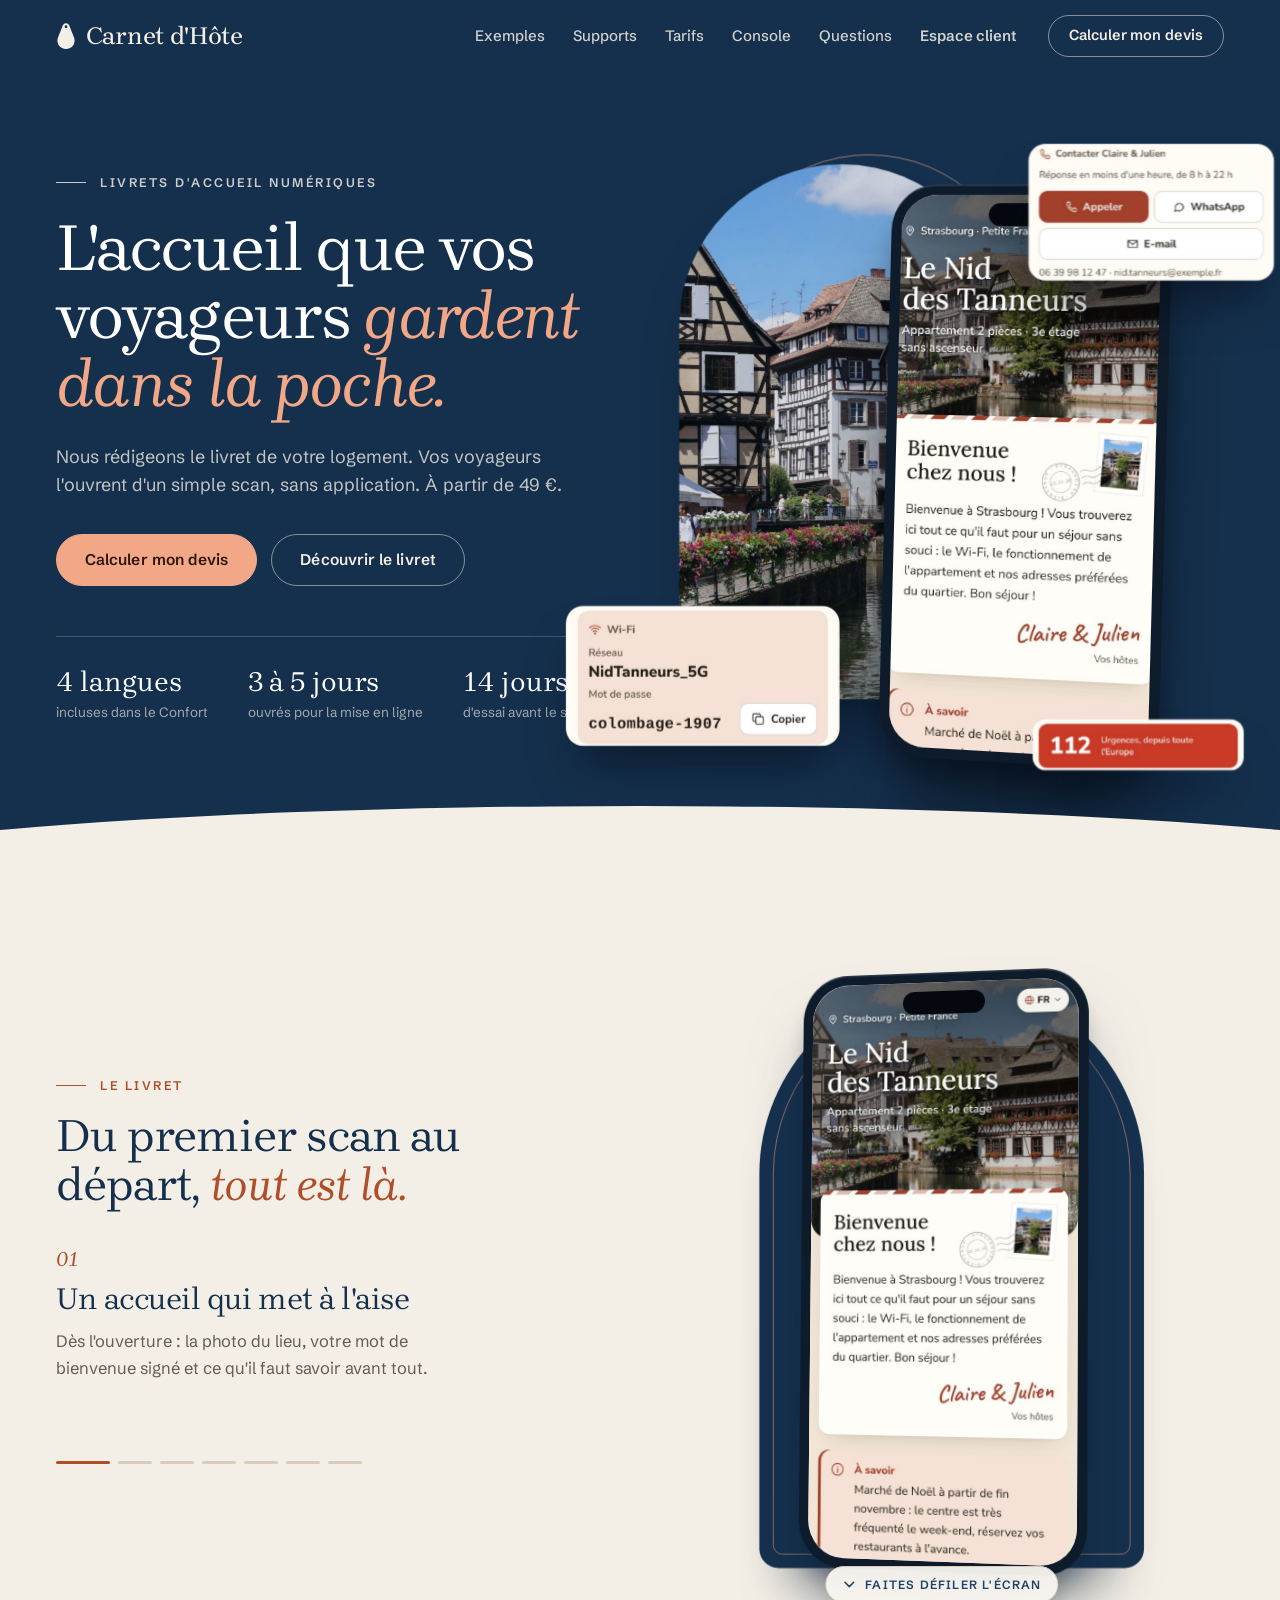
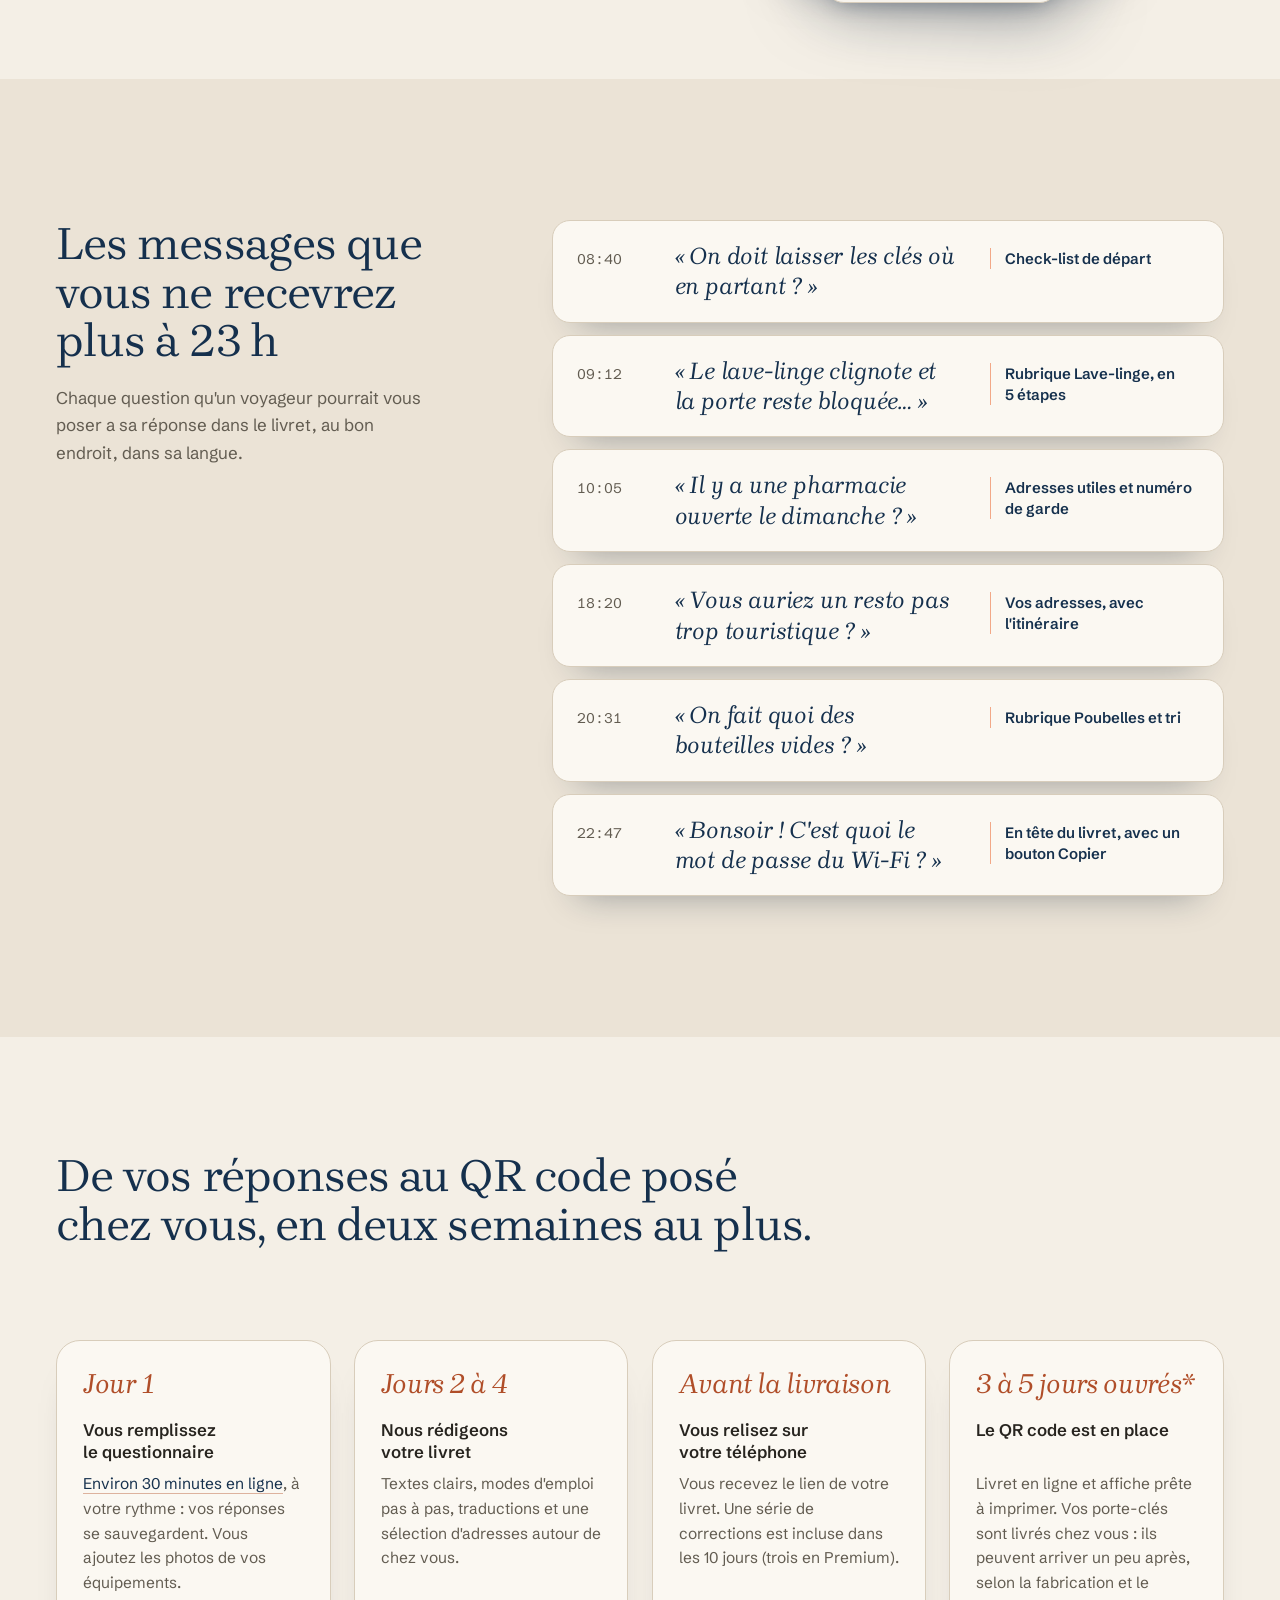
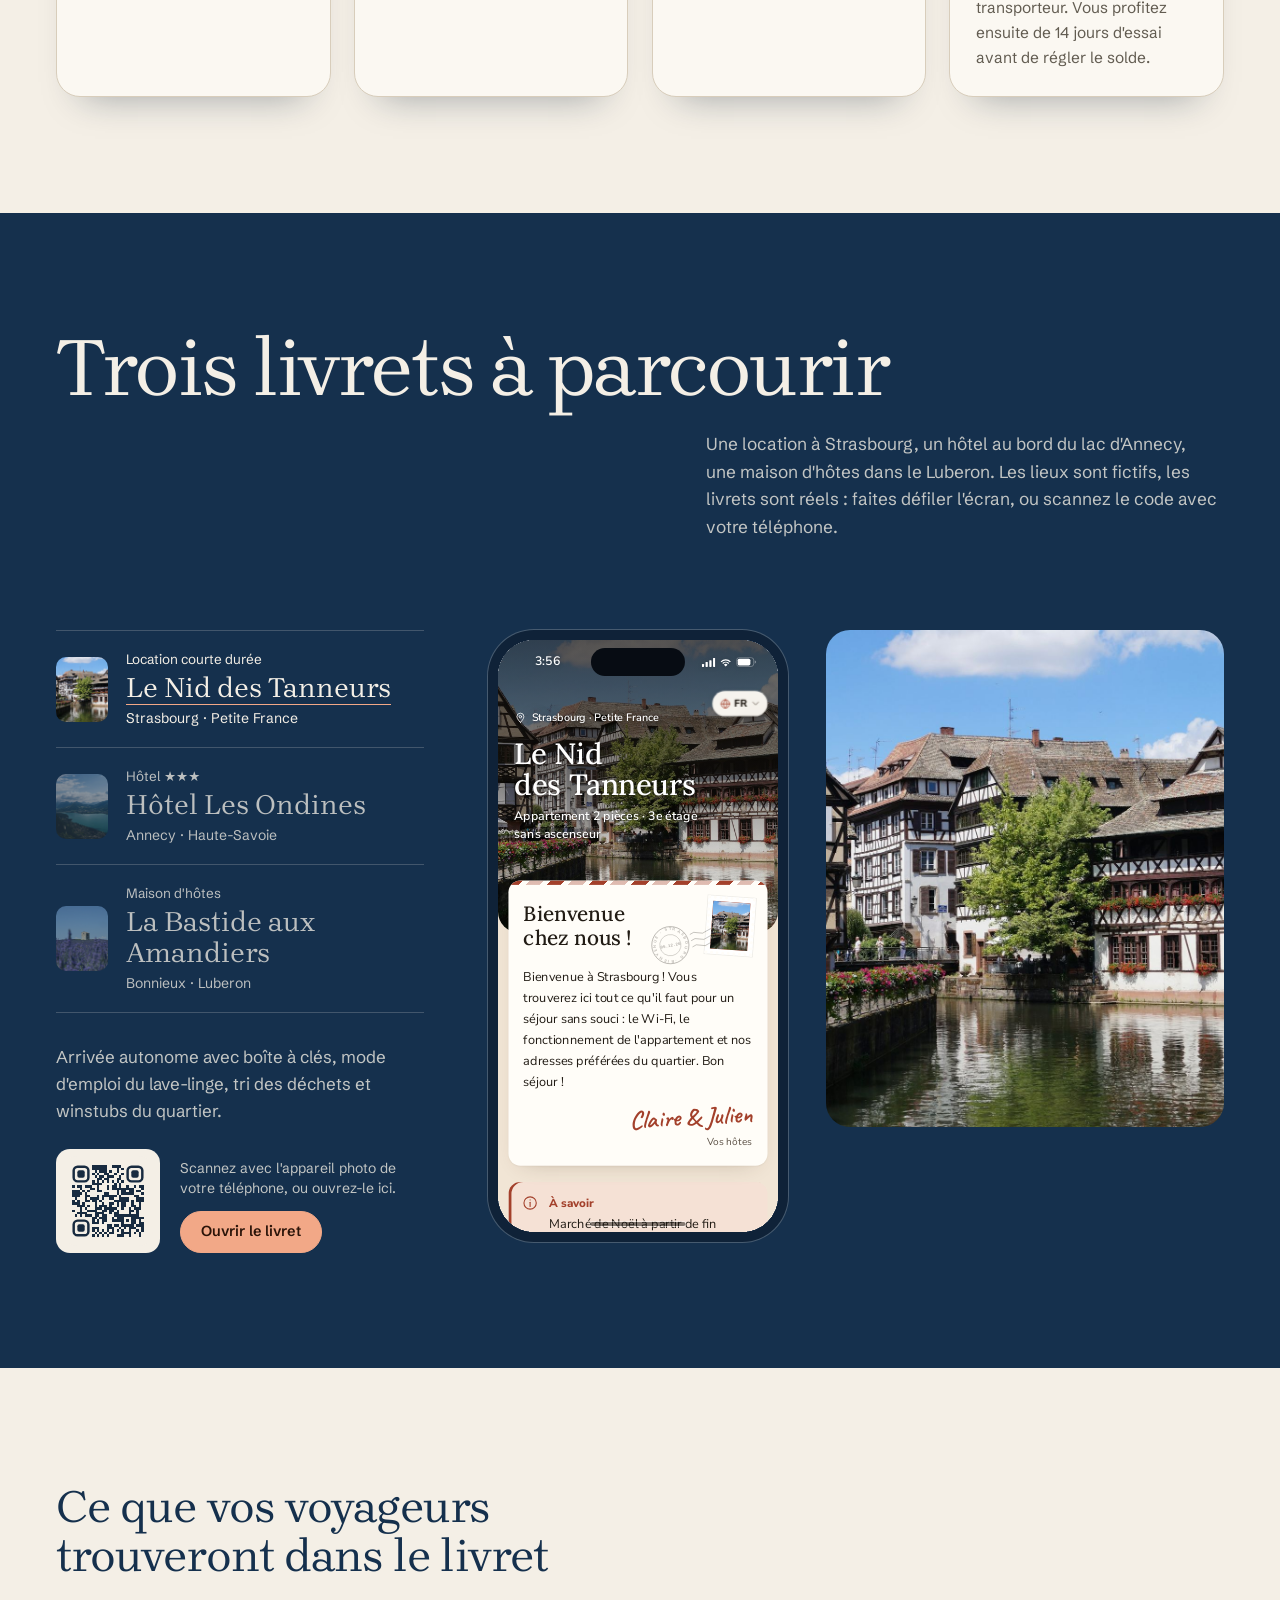
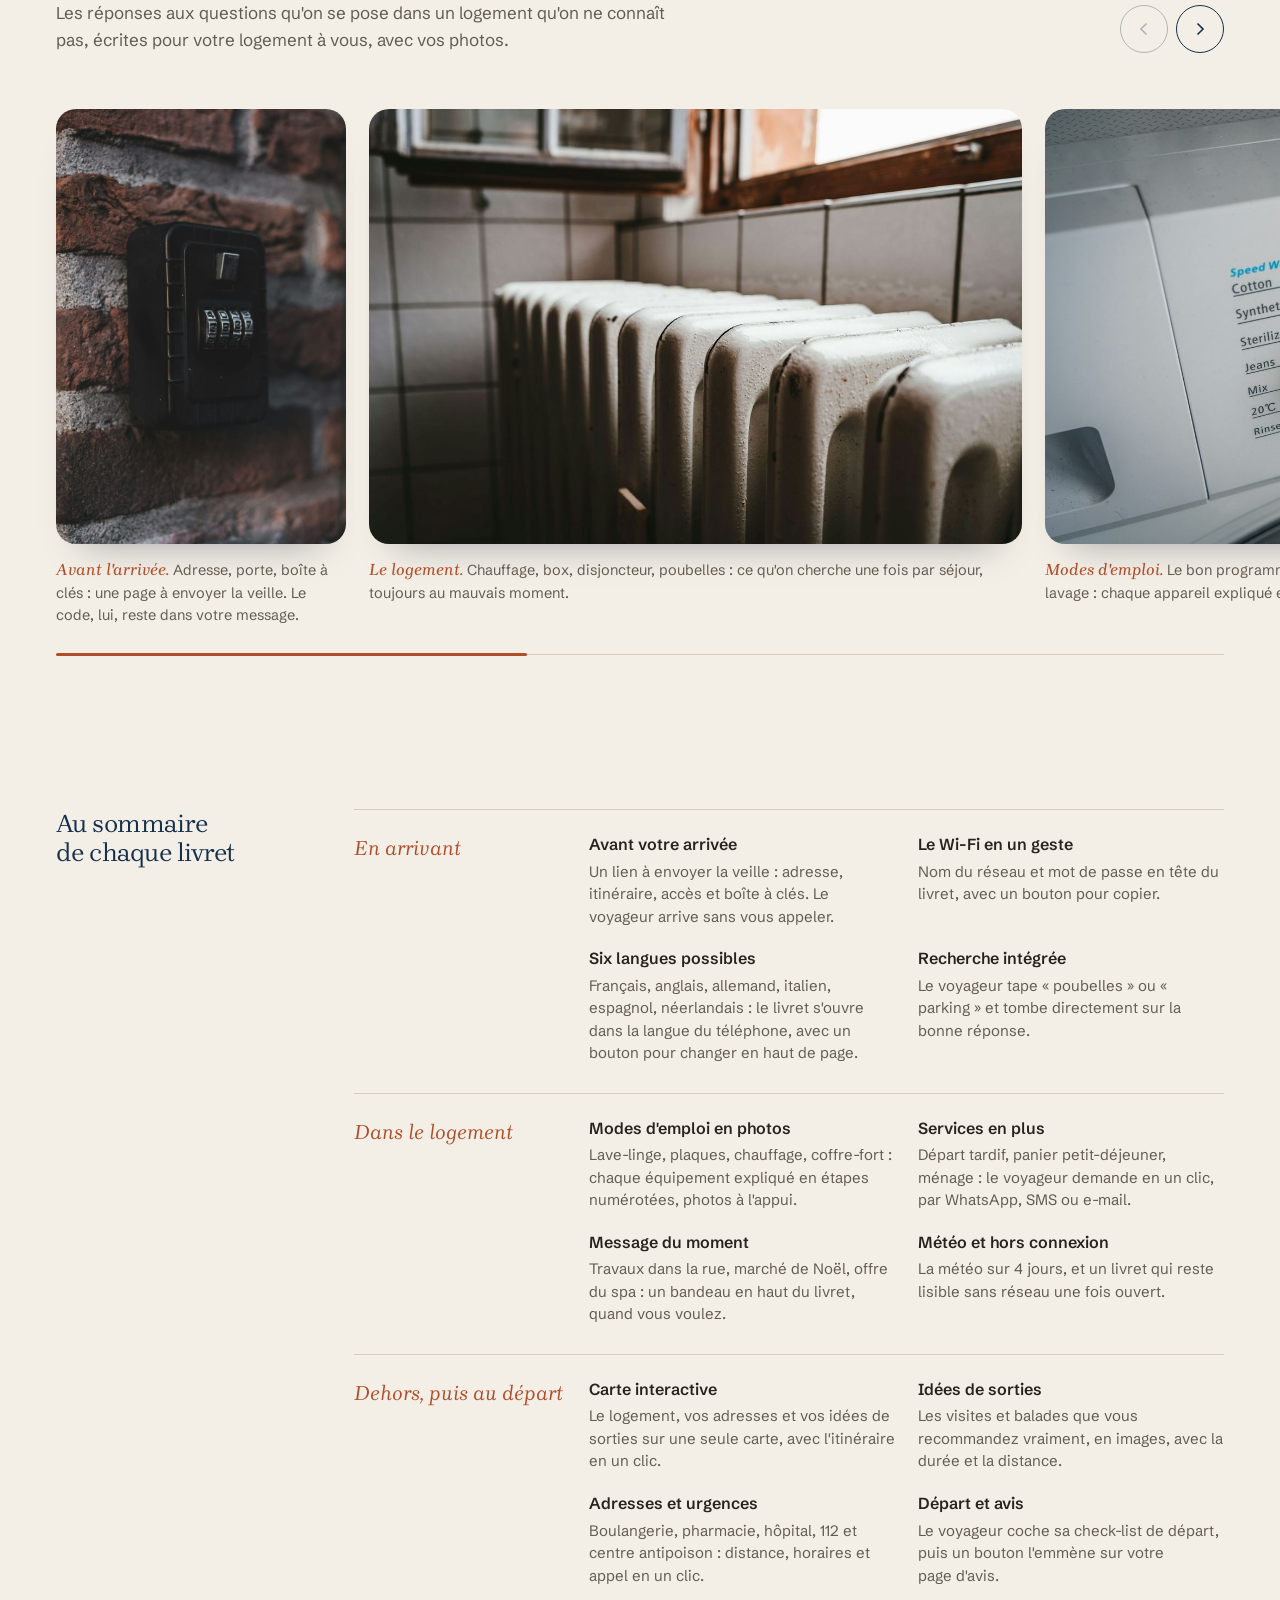
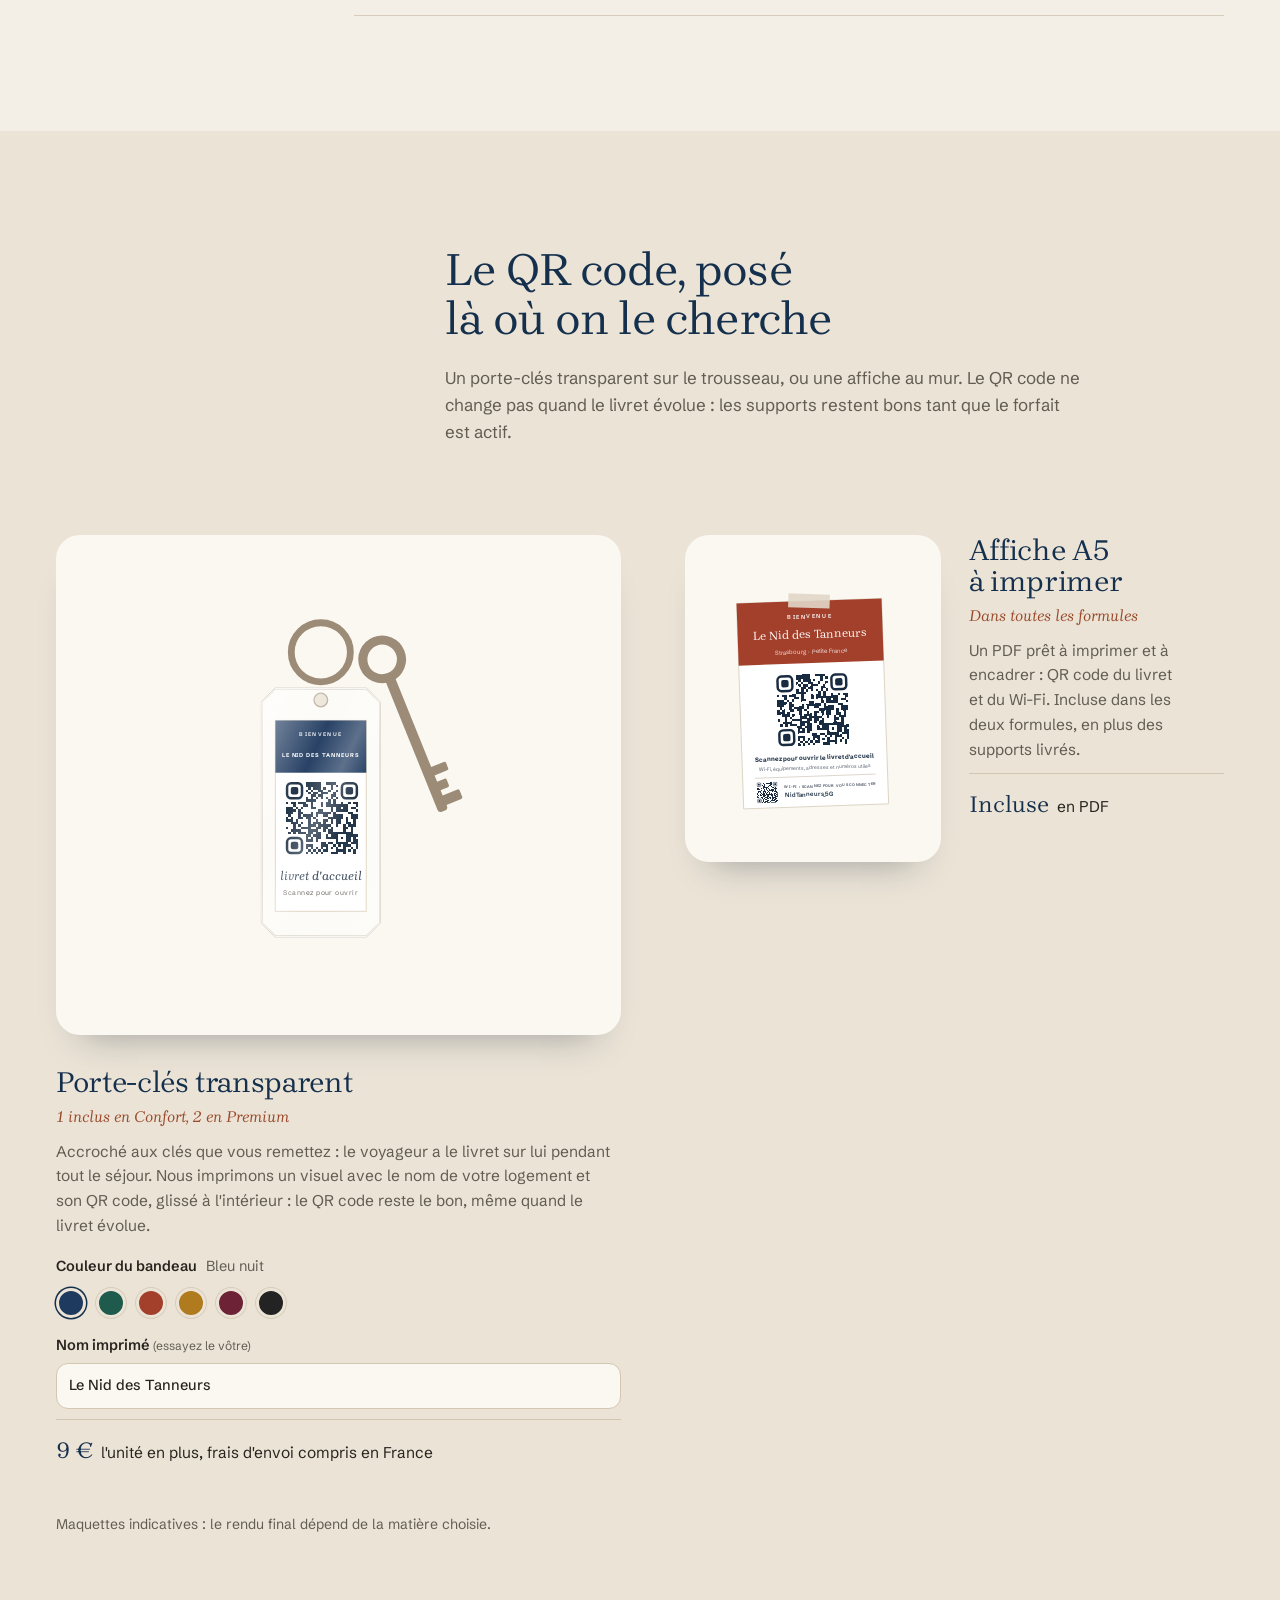
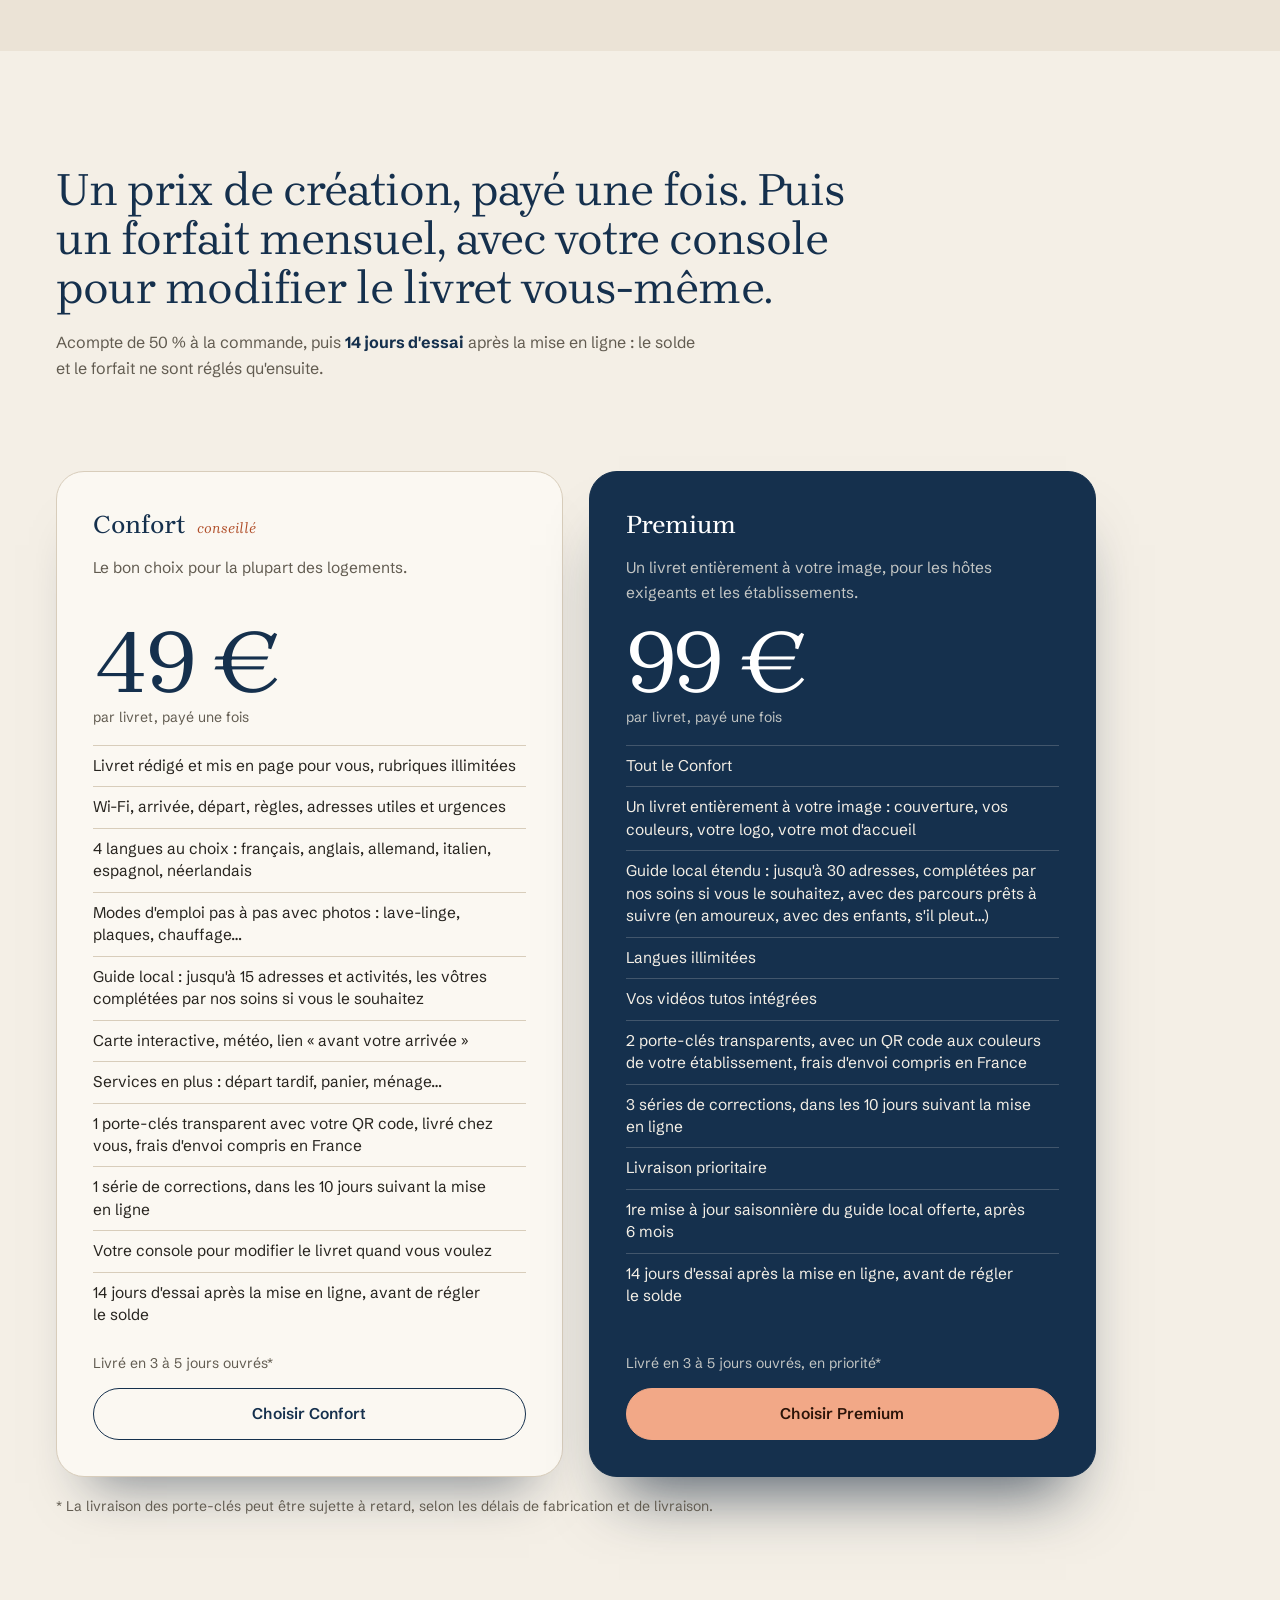
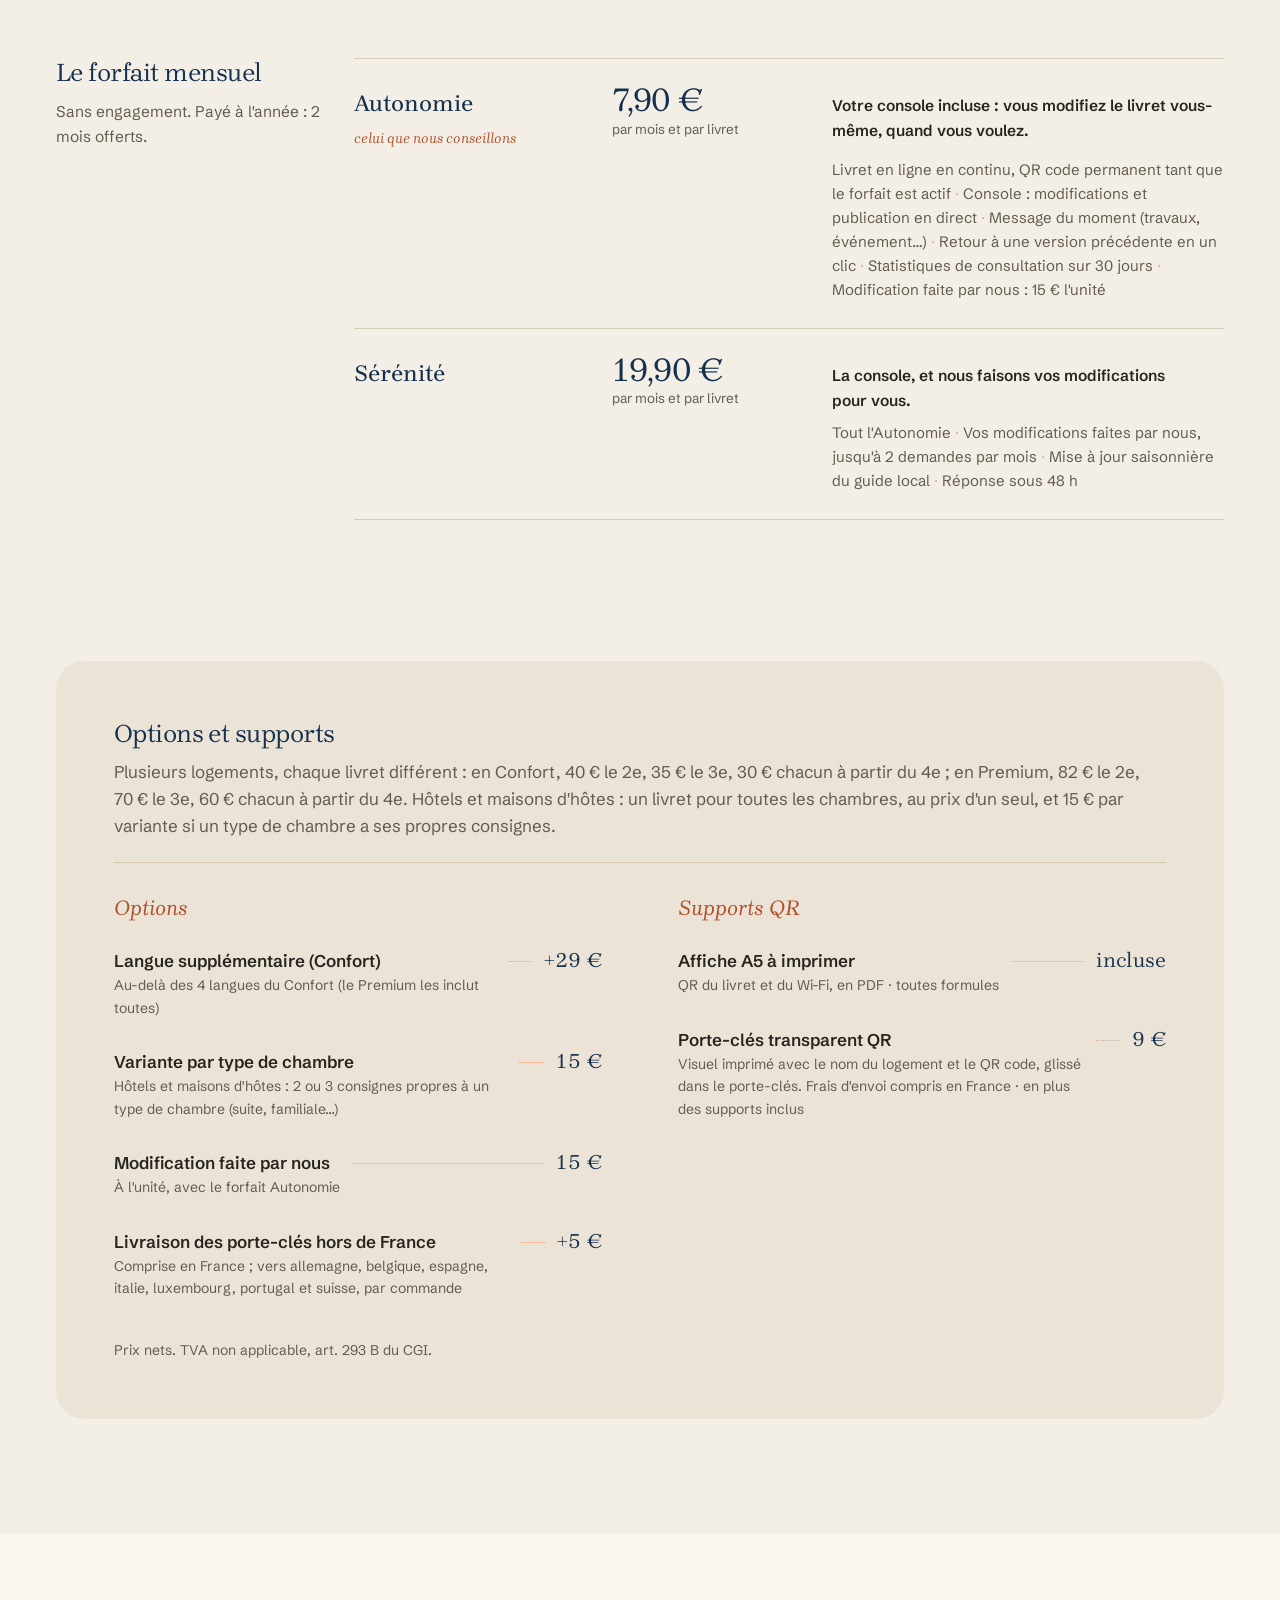
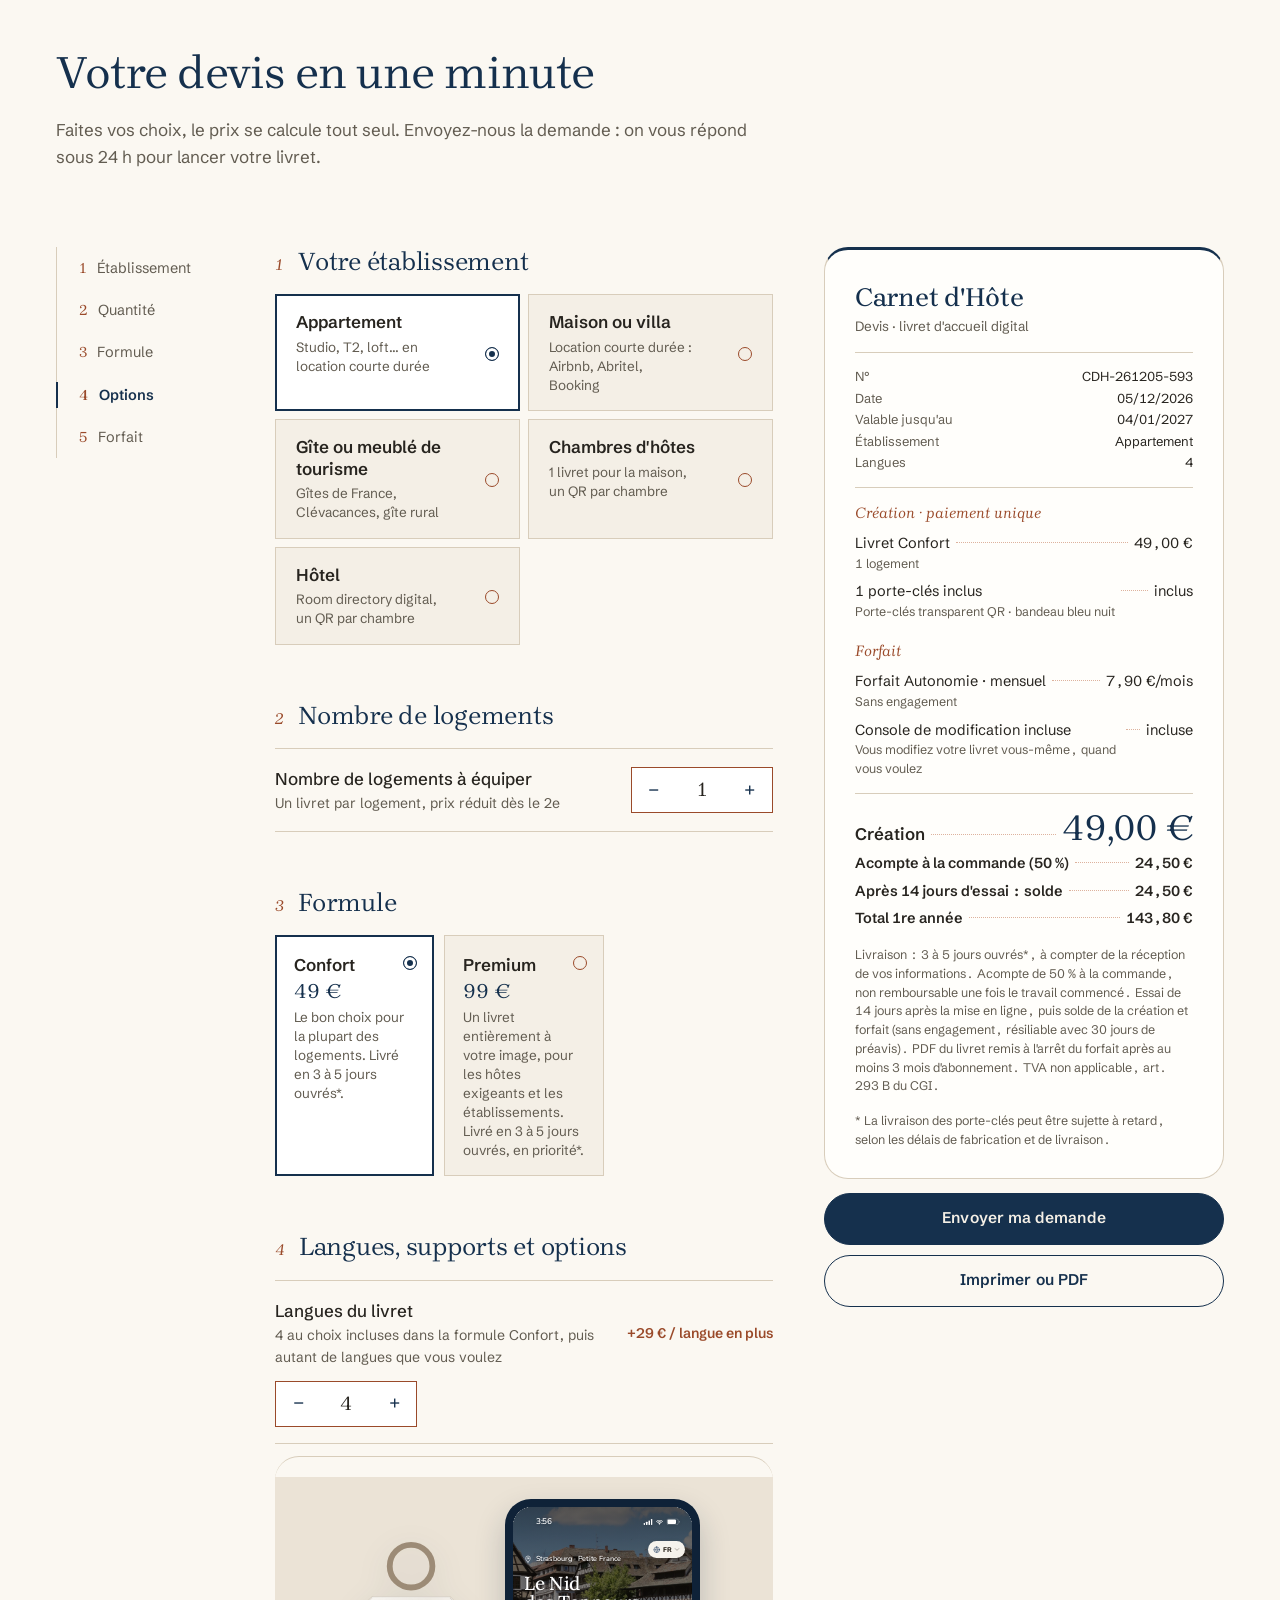
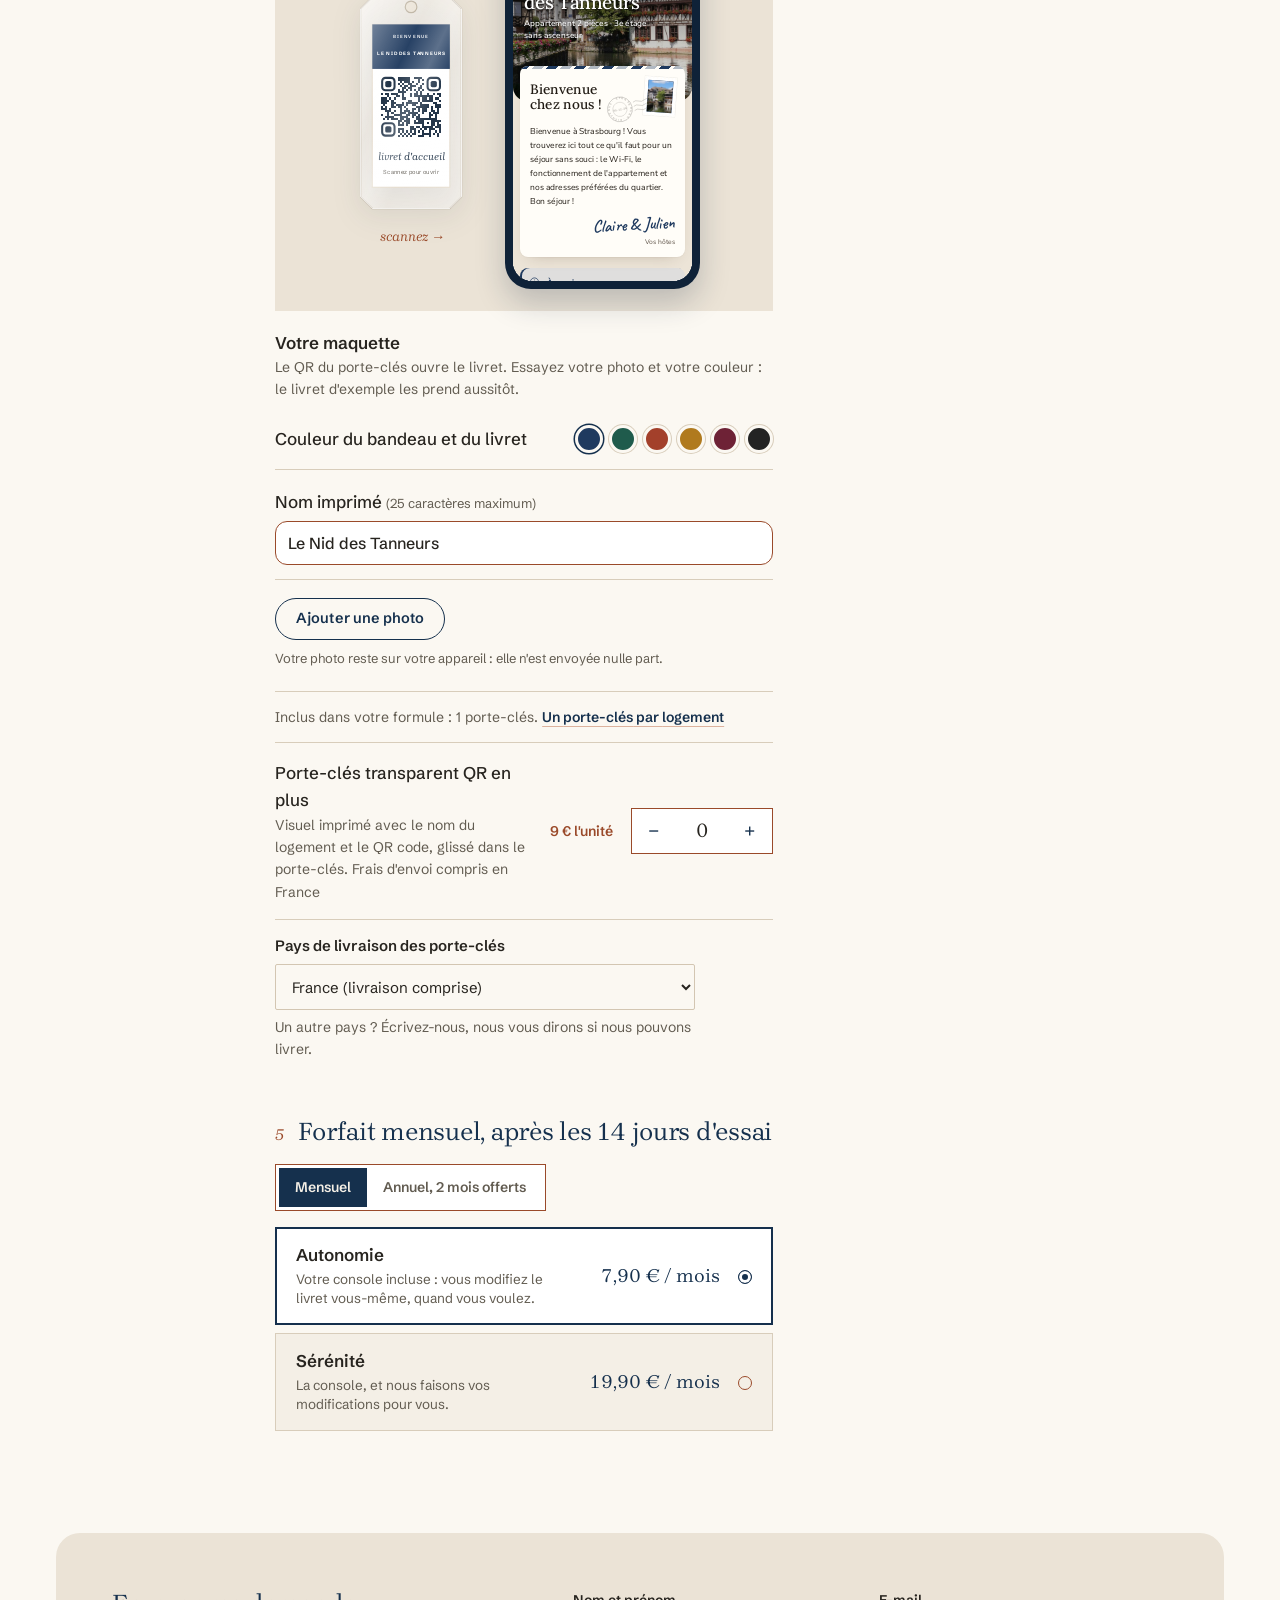
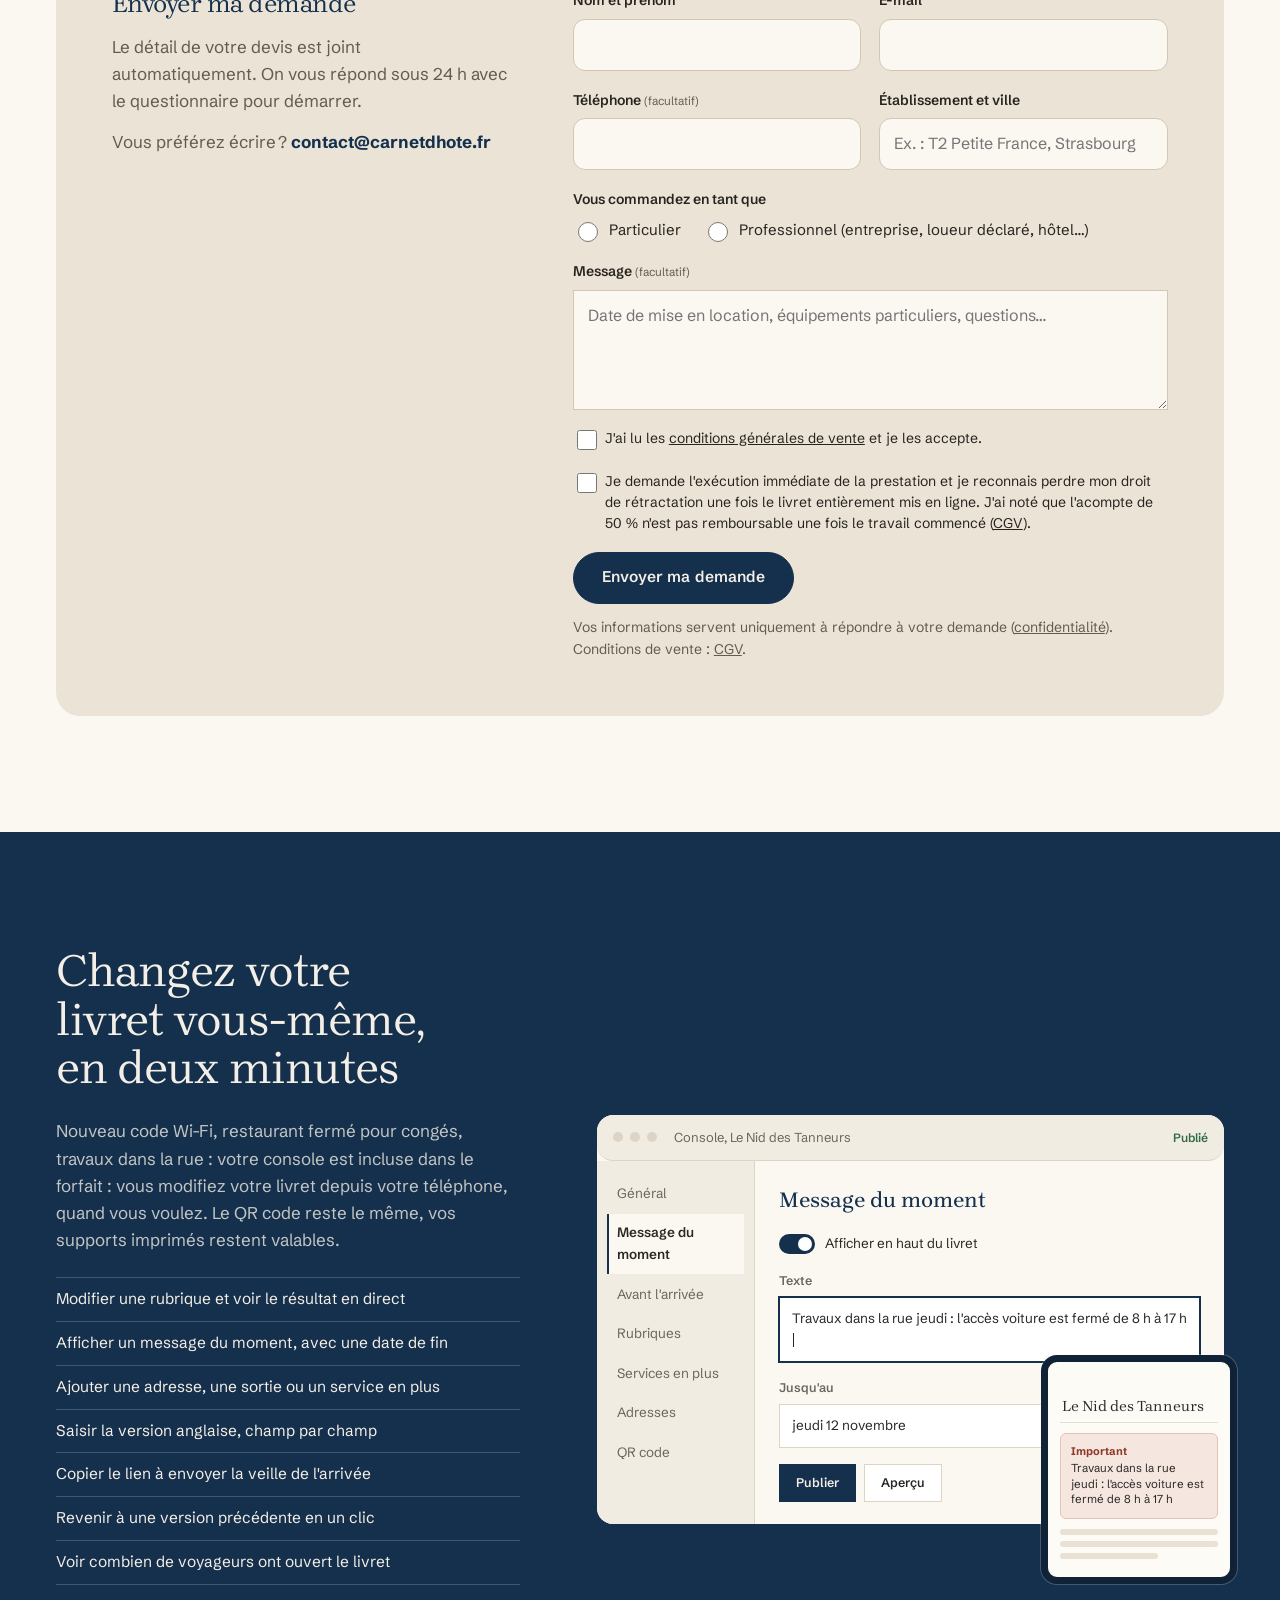
<file: index.html>
<!doctype html>
<html lang="fr">
<head>
<meta charset="utf-8">
<meta name="viewport" content="width=device-width, initial-scale=1, viewport-fit=cover">
<title>Carnet d'Hôte · Livrets d'accueil digitaux</title>
  <link rel="icon" href="/favicon.ico" sizes="48x48">
  <link rel="icon" type="image/svg+xml" href="/assets/favicon.svg">
  <link rel="icon" type="image/png" sizes="192x192" href="/assets/favicon-192.png">
  <link rel="apple-touch-icon" href="/apple-touch-icon.png">
<meta name="description" content="Livrets d'accueil digitaux pour locations courte durée, maisons d'hôtes et hôtels : rédigés pour vous, accessibles par QR code, modifiables à tout moment.">
<meta name="theme-color" content="#15304D">
<link rel="canonical" href="https://carnetdhote.fr/">
<meta property="og:type" content="website">
<meta property="og:locale" content="fr_FR">
<meta property="og:site_name" content="Carnet d'Hôte">
<meta property="og:title" content="Carnet d'Hôte · Livrets d'accueil digitaux">
<meta property="og:description" content="Livrets d'accueil digitaux pour locations courte durée, maisons d'hôtes et hôtels : rédigés pour vous, accessibles par QR code, modifiables à tout moment.">
<meta property="og:url" content="https://carnetdhote.fr/">
<meta name="twitter:card" content="summary">
<script type="application/ld+json">{"@context":"https://schema.org","@type":"WebSite","name":"Carnet d'Hôte","url":"https://carnetdhote.fr/","inLanguage":"fr","description":"Livrets d'accueil digitaux avec QR code pour locations courte durée, maisons d'hôtes et hôtels."}</script>
<link rel="stylesheet" href="assets/css/fonts.css?v=56">
<link rel="stylesheet" href="assets/css/site.css?v=62">
<link rel="stylesheet" href="assets/css/vitrine.css?v=3">
<script>document.documentElement.classList.add("js");</script>
</head>
<body>

<a class="skip" href="#haut">Aller au contenu</a>

<header class="top" id="top">
  <div class="wrap">
    <a class="logo" href="#haut" aria-label="Carnet d'Hôte, retour en haut de page"><span data-brand>Carnet d'Hôte</span></a>
    <nav class="nav" aria-label="Navigation principale">
      <a href="#exemples">Exemples</a>
      <a href="#supports-qr">Supports</a>
      <a href="#offres">Tarifs</a>
      <a href="#console">Console</a>
      <a href="#faq">Questions</a>
      <a href="espace.html" class="nav-espace">Espace client</a>
    </nav>
    <a class="btn small" href="#devis"><span class="l">Calculer mon devis</span><span class="s">Devis</span></a>
    <details class="menu" id="menu">
      <summary class="burger"><span class="sr">Menu</span><i aria-hidden="true"></i><i aria-hidden="true"></i><i aria-hidden="true"></i></summary>
      <nav class="menu-pan" aria-label="Aller à une partie du site">
        <ul>
          <li><a href="#parcours">Comment ça marche</a></li>
          <li><a href="#exemples">Exemples de livrets</a></li>
          <li><a href="#contenu">Ce que contient un livret</a></li>
          <li><a href="#supports-qr">Supports QR</a></li>
          <li><a href="#offres">Tarifs</a></li>
          <li><a href="#devis">Calculer mon devis</a></li>
          <li><a href="#console">Essayer la console</a></li>
          <li><a href="#faq">Questions fréquentes</a></li>
          <li><a href="#contact">Nous contacter</a></li>
        </ul>
        <a class="menu-espace" href="espace.html">Espace client</a>
      </nav>
    </details>
  </div>
</header>

<main id="haut">

  <!-- COUVERTURE -->
  <section class="vx-hero" id="vx-hero" aria-labelledby="t-hero">
    <div class="wrap vx-hero-grid">
      <div class="vx-hero-txt">
        <p class="vx-kicker">Livrets d'accueil numériques</p>
        <h1 class="vx-h1" id="t-hero">L'accueil que vos voyageurs <em>gardent dans la poche.</em></h1>
        <p class="vx-lead">Nous rédigeons le livret de votre logement. Vos voyageurs l'ouvrent d'un simple scan, sans application. À partir de <span data-prix-min>49 €</span>.</p>
        <div class="vx-cta"><a class="btn peche" href="#devis">Calculer mon devis</a><a class="btn contour-clair" href="#livret">Découvrir le livret</a></div>
        <ul class="vx-mini">
          <li><strong>4 langues</strong>incluses dans le Confort</li>
          <li><strong>3 à 5 jours</strong>ouvrés pour la mise en ligne</li>
          <li><strong>14 jours</strong>d'essai avant le solde</li>
        </ul>
      </div>
      <div class="vx-scene" id="vx-scene" aria-hidden="true"><div class="vx-stage">
        <div class="vx-arch-line"></div>
        <div class="vx-arch"><img src="assets/vitrine/arche.jpg" alt="" width="646" height="1065"></div>
        <div class="vx-phone"><div class="vx-notch"></div><div class="vx-scr"><img src="assets/vitrine/livret-1.jpg" alt="" width="780" height="1510"></div></div>
        <div class="vx-frag vx-f1"><img src="assets/vitrine/frag-wifi.jpg" alt="" width="708" height="360"></div>
        <div class="vx-frag vx-f2"><img src="assets/vitrine/frag-contact.jpg" alt="" width="708" height="392"></div>
        <div class="vx-frag vx-f3"><img src="assets/vitrine/frag-112.jpg" alt="" width="684" height="160"></div>
      </div></div>
    </div>
    <div class="vx-hero-fade"></div>
  </section>

  <!-- LE LIVRET : le téléphone défile avec la page -->
  <section class="vx-story" id="livret" style="--n:7" aria-labelledby="t-story">
    <div class="vx-pin"><div class="wrap vx-pin-grid">
      <div class="vx-copy">
        <p class="vx-kicker vx-kicker-fonce">Le livret</p>
        <h2 class="vx-h2" id="t-story">Du premier scan au départ, <em>tout est là.</em></h2>
        <div class="vx-stack" id="vx-stack">
        <article class="vx-stp"><span class="vx-no">01</span><h3>Un accueil qui met à l'aise</h3><p>Dès l'ouverture : la photo du lieu, votre mot de bienvenue signé et ce qu'il faut savoir avant tout.</p></article>
        <article class="vx-stp"><span class="vx-no">02</span><h3>Le Wi-Fi et vous joindre, en un geste</h3><p>Réseau et mot de passe à copier, heures d'arrivée et de départ, boutons pour vous appeler ou vous écrire.</p></article>
        <article class="vx-stp"><span class="vx-no">03</span><h3>Arriver sans vous attendre</h3><p>Adresse et itinéraire, accès en transports ou en voiture, boîte à clés expliquée en photo, pas à pas.</p></article>
        <article class="vx-stp"><span class="vx-no">04</span><h3>Le logement, notice comprise</h3><p>Lave-linge, cuisine, chauffage, règles de la maison. Et vos services en plus : départ tardif, petit-déjeuner, ménage.</p></article>
        <article class="vx-stp"><span class="vx-no">05</span><h3>Les adresses du quartier</h3><p>Boulangerie, restaurants, pharmacie, transports : classés par catégorie, avec le trajet à pied et l'itinéraire.</p></article>
        <article class="vx-stp"><span class="vx-no">06</span><h3>Des idées de sorties</h3><p>Vos coups de cœur et nos suggestions, pour que le séjour soit plus qu'une simple nuitée.</p></article>
        <article class="vx-stp"><span class="vx-no">07</span><h3>Le départ, sans oubli</h3><p>Une check-list de départ à cocher et les numéros d'urgence toujours à portée de main.</p></article>
        </div>
        <ol class="vx-ticks" id="vx-ticks" aria-hidden="true" title="Aller à cette rubrique"><li></li><li></li><li></li><li></li><li></li><li></li><li></li></ol>
        <a class="skip-demo" href="#t-msgs">Passer la démonstration du livret</a>
      </div>
      <div class="vx-device">
        <div class="vx-dv-arch"></div>
        <div class="vx-sphone" id="vx-sphone"><div class="vx-notch"></div><div class="vx-scr"><div class="vx-scroll" id="vx-scroll" tabindex="0" role="region" aria-label="Aperçu du livret : faites défiler l'écran"><img class="vx-reel" id="vx-reel" src="assets/vitrine/reel.jpg" width="600" height="11396" alt="Défilement d'un livret d'accueil : accueil, Wi-Fi, arrivée, logement, adresses, sorties, départ et urgences" decoding="async"></div></div></div>
        <p class="vx-hint" id="vx-hint" aria-hidden="true"><svg viewBox="0 0 16 16" fill="none" stroke="currentColor" stroke-width="1.8" stroke-linecap="round" stroke-linejoin="round"><path d="M3 6l5 5 5-5"/></svg>Faites défiler l'écran</p>
      </div>
    </div></div>
  </section>

  <!-- MESSAGES : une journée d'hôte -->
  <section class="registre" aria-labelledby="t-msgs">
    <div class="wrap registre-grid">
      <div class="registre-tete">
        <h2 class="h2" id="t-msgs">Les messages que vous ne recevrez plus à 23&nbsp;h</h2>
        <p>Chaque question qu'un voyageur pourrait vous poser a sa réponse dans le livret, au bon endroit, dans sa langue.</p>
      </div>
      <div class="journee">
        <p class="journee-tete" aria-hidden="true"><span>Ce qu'on vous écrit</span><span>Où le livret répond déjà</span></p>
        <ol class="journee-liste">
          <li><time>08:40</time><q>On doit laisser les clés où en partant&nbsp;?</q><span class="rubrique">Check-list de départ</span></li>
          <li><time>09:12</time><q>Le lave-linge clignote et la porte reste bloquée…</q><span class="rubrique">Rubrique Lave-linge, en 5 étapes</span></li>
          <li><time>10:05</time><q>Il y a une pharmacie ouverte le dimanche&nbsp;?</q><span class="rubrique">Adresses utiles et numéro de garde</span></li>
          <li><time>18:20</time><q>Vous auriez un resto pas trop touristique&nbsp;?</q><span class="rubrique">Vos adresses, avec l'itinéraire</span></li>
          <li><time>20:31</time><q>On fait quoi des bouteilles vides&nbsp;?</q><span class="rubrique">Rubrique Poubelles et tri</span></li>
          <li><time>22:47</time><q>Bonsoir&nbsp;! C'est quoi le mot de passe du Wi-Fi&nbsp;?</q><span class="rubrique">En tête du livret, avec un bouton Copier</span></li>
        </ol>
      </div>
    </div>
  </section>

  <!-- ÉTAPES -->
  <section class="band ivoire" id="parcours" aria-labelledby="t-steps">
    <div class="wrap">
      <h2 class="h2 parcours-titre" id="t-steps">De vos réponses au QR code posé chez vous, en deux semaines au plus.</h2>
      <ol class="parcours">
        <li><span class="quand">Jour 1</span><h3>Vous remplissez le questionnaire</h3><p><a href="questionnaire.html">Environ 30 minutes en ligne</a>, à votre rythme : vos réponses se sauvegardent. Vous ajoutez les photos de vos équipements.</p></li>
        <li><span class="quand">Jours 2 à 4</span><h3>Nous rédigeons votre livret</h3><p>Textes clairs, modes d'emploi pas à pas, traductions et une sélection d'adresses autour de chez vous.</p></li>
        <li><span class="quand">Avant la livraison</span><h3>Vous relisez sur votre téléphone</h3><p>Vous recevez le lien de votre livret. Une série de corrections est incluse dans les 10 jours (trois en Premium).</p></li>
        <li><span class="quand">3 à 5 jours ouvrés*</span><h3>Le QR code est en place</h3><p>Livret en ligne et affiche prête à imprimer. Vos porte-clés sont livrés chez vous : ils peuvent arriver un peu après, selon la fabrication et le transporteur. Vous profitez ensuite de 14 jours d'essai avant de régler le solde.</p></li>
      </ol>
    </div>
  </section>

  <!-- EXEMPLES -->
  <section class="band bleu salon" id="exemples" aria-labelledby="t-demos">
    <div class="wrap">
      <div class="salon-texte">
        <a class="skip-demo" href="#contenu">Passer les aperçus de livrets</a>
        <h2 class="h2 grand" id="t-demos">Trois livrets à parcourir</h2>
        <p>Une location à Strasbourg, un hôtel au bord du lac d'Annecy, une maison d'hôtes dans le Luberon. Les lieux sont fictifs, les livrets sont réels&nbsp;: faites défiler l'écran, ou scannez le code avec votre téléphone.</p>
      </div>
      <div class="salon-app" id="demo-cards"></div>
    </div>
  </section>

  <!-- CONTENU : les détails d'un intérieur -->
  <section class="band ivoire contenu" id="contenu" aria-labelledby="t-feats">
    <div class="wrap">
      <div class="contenu-tete">
        <div>
          <h2 class="h2" id="t-feats">Ce que vos voyageurs trouveront dans le livret</h2>
          <p>Les réponses aux questions qu'on se pose dans un logement qu'on ne connaît pas, écrites pour votre logement à vous, avec vos photos.</p>
        </div>
        <div class="defile-nav">
          <button type="button" class="defile-btn" id="defile-prec" aria-controls="defile" aria-label="Photo précédente" disabled><svg viewBox="0 0 20 20" aria-hidden="true"><path d="M12.5 4.5 7 10l5.5 5.5" fill="none" stroke="currentColor" stroke-width="1.6"/></svg></button>
          <button type="button" class="defile-btn" id="defile-suiv" aria-controls="defile" aria-label="Photo suivante"><svg viewBox="0 0 20 20" aria-hidden="true"><path d="M7.5 4.5 13 10l-5.5 5.5" fill="none" stroke="currentColor" stroke-width="1.6"/></svg></button>
        </div>
      </div>
    </div>
    <div class="defile" id="defile" tabindex="0" role="region" aria-label="Photos : ce que contient un livret, à faire défiler">
      <figure class="planche">
        <img src="photos/nid-des-tanneurs/boite-a-cles.jpg" alt="Boîte à clés à code fixée sur un mur de briques" width="800" height="1200" loading="lazy">
        <figcaption><b>Avant l'arrivée.</b> Adresse, porte, boîte à clés&nbsp;: une page à envoyer la veille. Le code, lui, reste dans votre message.</figcaption>
      </figure>
      <figure class="planche">
        <img src="photos/nid-des-tanneurs/radiateur.jpg" alt="Radiateur en fonte sous une fenêtre" width="1200" height="800" loading="lazy">
        <figcaption><b>Le logement.</b> Chauffage, box, disjoncteur, poubelles&nbsp;: ce qu'on cherche une fois par séjour, toujours au mauvais moment.</figcaption>
      </figure>
      <figure class="planche">
        <img src="photos/nid-des-tanneurs/lave-linge-programmes.jpg" alt="Sélecteur de programmes d'un lave-linge" width="1200" height="800" loading="lazy">
        <figcaption><b>Modes d'emploi.</b> Le bon programme, et la porte qui reste bloquée deux minutes après le lavage&nbsp;: chaque appareil expliqué en étapes, photos à l'appui.</figcaption>
      </figure>
      <figure class="planche">
        <img src="photos/nid-des-tanneurs/cafetiere.jpg" alt="Machine à café et bouilloire sur un plan de travail" width="960" height="1200" loading="lazy">
        <figcaption><b>Les petites choses.</b> Capsules ou grains, où sont les filtres&nbsp;: ce qui fait la différence entre un logement et un accueil.</figcaption>
      </figure>
      <figure class="planche">
        <img src="photos/hotel-les-ondines/petit-dejeuner.jpg" alt="Buffet de petit-déjeuner avec viennoiseries et thermos de café" width="960" height="1200" loading="lazy">
        <figcaption><b>Services en plus.</b> Petit-déjeuner, départ tardif, ménage&nbsp;: le voyageur demande en un clic, par message.</figcaption>
      </figure>
      <figure class="planche">
        <img src="photos/bastide-aux-amandiers/lourmarin.jpg" alt="Étal de légumes sur un marché provençal, prix écrits à la craie" width="1200" height="799" loading="lazy">
        <figcaption><b>Vos adresses.</b> Le marché du vendredi, la boulangerie, la pharmacie de garde&nbsp;: avec les horaires et l'itinéraire.</figcaption>
      </figure>
    </div>
    <div class="wrap">
      <div class="defile-barre" id="defile-barre" aria-hidden="true"><span></span></div>
      <div class="sommaire-bloc">
        <h3 class="h3">Au sommaire de chaque livret</h3>
        <div class="sommaire" id="feats"></div>
      </div>
    </div>
  </section>

  <!-- SUPPORTS -->
  <section class="band pierre" id="supports-qr" aria-labelledby="t-sup">
    <div class="wrap">
      <div class="sup-tete">
        <h2 class="h2" id="t-sup">Le QR code, posé là où on le cherche</h2>
        <p>Un porte-clés transparent sur le trousseau, ou une affiche au mur. Le QR code ne change pas quand le livret évolue&nbsp;: les supports restent bons tant que le forfait est actif.</p>
      </div>
      <div class="objets">
        <article class="objet objet-cle" id="sup-fob" style="--fobc:#1F3A5F">
          <div class="socle">
            <svg class="fob-mock" viewBox="0 0 220 380" role="img" aria-labelledby="fob-mock-t">
              <title id="fob-mock-t">Maquette du porte-clés transparent, avec le visuel imprimé glissé à l'intérieur</title>
              <defs>
                <linearGradient id="fob-glass" x1="0" y1="0" x2="1" y2="1"><stop offset="0" stop-color="#fff" stop-opacity=".55"/><stop offset=".35" stop-color="#fff" stop-opacity=".04"/><stop offset=".5" stop-color="#fff" stop-opacity=".28"/><stop offset=".62" stop-color="#fff" stop-opacity=".04"/><stop offset="1" stop-color="#fff" stop-opacity=".18"/></linearGradient>
              </defs>
              <g transform="translate(139 52) rotate(-22)" fill="#9C8B76">
                <circle cx="0" cy="24" r="17" fill="none" stroke="#9C8B76" stroke-width="8"/>
                <rect x="-4.5" y="40" width="9" height="128" rx="3"/>
                <rect x="3" y="128" width="15" height="8" rx="1.5"/>
                <rect x="3" y="142" width="10" height="8" rx="1.5"/>
                <rect x="3" y="155" width="17" height="9" rx="1.5"/>
              </g>
              <g transform="translate(0 6)">
                <circle cx="94" cy="62" r="26" fill="none" stroke="#9C8B76" stroke-width="6"/>
                <path d="M54 94H134L146 106V300L134 312H54L42 300V106Z" fill="#fff" fill-opacity=".38" stroke="#B9AE9C" stroke-width="1.4"/>
                <circle cx="94" cy="104" r="6" fill="var(--pierre)" stroke="#B9AE9C" stroke-width="1.2"/>
                <g>
                  <rect x="54" y="122" width="80" height="168" fill="#fff" stroke="#E2D8C8"/>
                  <rect x="54" y="122" width="80" height="46" fill="var(--fobc)" class="fob-band"/>
                  <text x="94" y="136" text-anchor="middle" fill="#fff" fill-opacity=".85" font-family="'Schibsted Grotesk', system-ui, sans-serif" font-size="4.6" font-weight="700" letter-spacing="1.2">BIENVENUE</text>
                  <text id="fob-name" x="94" y="154" text-anchor="middle" fill="#fff" font-family="'Schibsted Grotesk', system-ui, sans-serif" font-size="8" font-weight="700" letter-spacing="1.4">LE NID DES TANNEURS</text>
                  <g id="fob-mock-qr" transform="translate(61 174)"></g>
                  <text x="94" y="262" text-anchor="middle" fill="#182B40" font-family="'Brygada 1918', Georgia, serif" font-style="italic" font-size="11">livret d'accueil</text>
                  <text x="94" y="276" text-anchor="middle" fill="#615C54" font-family="'Schibsted Grotesk', system-ui, sans-serif" font-size="6" letter-spacing=".4">Scannez pour ouvrir</text>
                </g>
                <path d="M54 94H134L146 106V300L134 312H54L42 300V106Z" fill="url(#fob-glass)" stroke="#fff" stroke-opacity=".9" stroke-width="1"/>
              </g>
            </svg>
          </div>
          <div class="cartel">
            <h3>Porte-clés transparent</h3>
            <p class="matiere">1 inclus en Confort, 2 en Premium</p>
            <p>Accroché aux clés que vous remettez&nbsp;: le voyageur a le livret sur lui pendant tout le séjour. Nous imprimons un visuel avec le nom de votre logement et son QR code, glissé à l'intérieur&nbsp;: le QR code reste le bon, même quand le livret évolue.</p>
            <fieldset class="fob-colors">
              <legend>Couleur du bandeau <b id="fob-color-name">Bleu nuit</b></legend>
              <div class="couleurs" id="fob-colors"></div>
            </fieldset>
            <label class="fob-text" for="fob-text"><span>Nom imprimé <small>(essayez le vôtre)</small></span><input id="fob-text" maxlength="24" value="Le Nid des Tanneurs" autocomplete="off" spellcheck="false"></label>
            <p class="prix-objet"><b data-sup-prix="porteCles">9 €</b> l'unité en plus, frais d'envoi compris en France</p>
          </div>
        </article>

        <article class="objet">
          <div class="socle">
            <svg class="poster-mock" viewBox="0 0 240 300" role="img" aria-labelledby="poster-mock-t">
              <title id="poster-mock-t">Maquette de l'affiche A5 à imprimer</title>
              <g transform="rotate(-2 120 150)">
                <rect x="36" y="30" width="168" height="238" fill="#fff" stroke="#D9CFBF"/>
                <g id="poster-card"></g>
                <rect x="96" y="22" width="48" height="16" fill="#E2D8C8" fill-opacity=".9" transform="rotate(4 120 30)"/>
              </g>
            </svg>
          </div>
          <div class="cartel">
            <h3>Affiche A5 à imprimer</h3>
            <p class="matiere">Dans toutes les formules</p>
            <p>Un PDF prêt à imprimer et à encadrer&nbsp;: QR code du livret et du Wi-Fi. Incluse dans les deux formules, en plus des supports livrés.</p>
            <p class="prix-objet"><b>Incluse</b> en PDF</p>
          </div>
        </article>
      </div>
      <p class="note-bas">Maquettes indicatives&nbsp;: le rendu final dépend de la matière choisie.</p>
    </div>
  </section>

  <!-- OFFRES -->
  <section class="band ivoire" id="offres" aria-labelledby="t-offres">
    <div class="wrap">
      <div class="offres-tete">
        <h2 class="h2" id="t-offres">Un prix de création, payé une fois. Puis un forfait mensuel, avec votre console pour modifier le livret vous-même.</h2>
        <p class="offres-essai">Acompte de 50&nbsp;% à la commande, puis <b>14 jours d'essai</b> après la mise en ligne&nbsp;: le solde et le forfait ne sont réglés qu'ensuite.</p>
      </div>
      <div class="plans" id="plans"></div>
      <p class="plans-note" id="plans-note"></p>

      <div class="forfaits-bloc">
        <div class="forfaits-tete">
          <h3 class="h3">Le forfait mensuel</h3>
          <p>Sans engagement. Payé à l'année&nbsp;: <span data-mois-offerts>2</span> mois offerts.</p>
        </div>
        <div class="forfaits" id="forfaits"></div>
      </div>

      <div class="carte">
        <div class="carte-tete">
          <h3 class="h3">Options et supports</h3>
          <p><span data-multi>Plusieurs logements, chaque livret différent&nbsp;: le 2e, le 3e puis les suivants à prix réduit.</span> <span data-hotel-regle>Hôtels et maisons d'hôtes&nbsp;: un livret pour toutes les chambres, au prix d'un seul.</span></p>
        </div>
        <div class="extras" id="extras"></div>
        <p class="tva" data-tva>Prix nets. TVA non applicable, art. 293 B du CGI.</p>
      </div>
    </div>
  </section>

  <!-- DEVIS -->
  <section class="band papier" id="devis" aria-labelledby="t-devis">
    <div class="wrap">
      <div class="devis-tete">
        <h2 class="h2" id="t-devis">Votre devis en une minute</h2>
        <p>Faites vos choix, le prix se calcule tout seul. Envoyez-nous la demande : on vous répond sous 24 h pour lancer votre livret.</p>
      </div>

      <div class="devis">
        <nav class="rail" aria-label="Étapes du devis">
          <ol>
            <li><a href="#f-type">Établissement</a></li>
            <li><a href="#f-qty">Quantité</a></li>
            <li><a href="#f-formule">Formule</a></li>
            <li><a href="#f-options">Options</a></li>
            <li><a href="#f-forfait">Forfait</a></li>
          </ol>
        </nav>

        <form class="config" id="config" novalidate>
          <fieldset class="field" id="f-type">
            <legend><span class="step">1</span> Votre établissement</legend>
            <div class="cards rangs types" id="types"></div>
          </fieldset>

          <fieldset class="field" id="f-qty">
            <legend><span class="step">2</span> <span id="qty-legend">Nombre de logements</span></legend>
            <div class="qty-row">
              <label for="qty"><span id="qty-label">Nombre de logements à équiper</span><small id="qty-hint">Un livret par logement, prix réduit dès le 2e</small></label>
              <div class="stepper"><button type="button" data-step="-1" data-for="qty" aria-label="Retirer un">−</button><input id="qty" name="qty" type="number" inputmode="numeric" min="1" max="200" value="1"><button type="button" data-step="1" data-for="qty" aria-label="Ajouter un">+</button></div>
            </div>
            <div class="qty-row" id="variantes-row" hidden>
              <label for="variantes">Variantes par type de chambre<small>2 ou 3 consignes propres à un type de chambre (suite, familiale…). 0 si toutes les chambres ont les mêmes consignes.</small></label>
              <span class="p" id="variantes-p"></span>
              <div class="stepper"><button type="button" data-step="-1" data-for="variantes" aria-label="Retirer une variante">−</button><input id="variantes" name="variantes" type="number" inputmode="numeric" min="0" max="50" value="0"><button type="button" data-step="1" data-for="variantes" aria-label="Ajouter une variante">+</button></div>
            </div>
          </fieldset>

          <fieldset class="field" id="f-formule">
            <legend><span class="step">3</span> Formule</legend>
            <div class="cards formules" id="formules"></div>
          </fieldset>

          <fieldset class="field" id="f-options">
            <legend><span class="step">4</span> Langues, supports et options</legend>
            <div class="qty-row" id="langues-row">
              <label for="langues">Langues du livret<small id="langues-hint">4 au choix incluses</small></label>
              <span class="p" id="langues-p"></span>
              <div class="stepper" id="langues-stepper"><button type="button" data-step="-1" data-for="langues" aria-label="Retirer une langue">−</button><input id="langues" name="langues" type="number" inputmode="numeric" min="1" max="30" value="4"><button type="button" data-step="1" data-for="langues" aria-label="Ajouter une langue">+</button></div>
              <span class="illim" id="langues-illim" hidden>Illimitées <small>incluses</small></span>
            </div>

            <!-- Maquette : le porte-clés, dont le QR ouvre le livret ; le visiteur essaie sa photo et sa couleur -->
            <div class="maquette" id="maquette">
              <div class="maq-vue">
                <div class="maq-cle" id="maq-cle-box">
                  <svg class="maq-cle-svg" viewBox="30 40 132 290" role="img" aria-labelledby="maq-cle-t">
                    <title id="maq-cle-t">Maquette du porte-clés avec votre couleur et votre nom</title>
                    <defs><linearGradient id="maq-glass" x1="0" y1="0" x2="1" y2="1"><stop offset="0" stop-color="#fff" stop-opacity=".55"/><stop offset=".35" stop-color="#fff" stop-opacity=".04"/><stop offset=".5" stop-color="#fff" stop-opacity=".28"/><stop offset=".62" stop-color="#fff" stop-opacity=".04"/><stop offset="1" stop-color="#fff" stop-opacity=".18"/></linearGradient></defs>
                    <circle cx="94" cy="68" r="22" fill="none" stroke="#9C8B76" stroke-width="6"/>
                    <path d="M54 100H134L146 112V306L134 318H54L42 306V112Z" fill="#fff" fill-opacity=".38" stroke="#B9AE9C" stroke-width="1.4"/>
                    <circle cx="94" cy="110" r="6" fill="var(--pierre)" stroke="#B9AE9C" stroke-width="1.2"/>
                    <rect x="54" y="128" width="80" height="168" fill="#fff" stroke="#E2D8C8"/>
                    <rect id="maq-band" x="54" y="128" width="80" height="46" fill="#1F3A5F"/>
                    <text x="94" y="142" text-anchor="middle" fill="#fff" fill-opacity=".85" font-family="'Schibsted Grotesk', system-ui, sans-serif" font-size="4.6" font-weight="700" letter-spacing="1.2">BIENVENUE</text>
                    <text id="maq-name" x="94" y="160" text-anchor="middle" fill="#fff" font-family="'Schibsted Grotesk', system-ui, sans-serif" font-size="8" font-weight="700" letter-spacing="1.4">LE NID DES TANNEURS</text>
                    <g id="maq-qr" transform="translate(61 180)"></g>
                    <text x="94" y="268" text-anchor="middle" fill="#182B40" font-family="'Brygada 1918', Georgia, serif" font-style="italic" font-size="11">livret d'accueil</text>
                    <text x="94" y="282" text-anchor="middle" fill="#615C54" font-family="'Schibsted Grotesk', system-ui, sans-serif" font-size="6" letter-spacing=".4">Scannez pour ouvrir</text>
                    <path d="M54 100H134L146 112V306L134 318H54L42 306V112Z" fill="url(#maq-glass)" stroke="#fff" stroke-opacity=".9" stroke-width="1"/>
                  </svg>
                  <span class="maq-fleche" aria-hidden="true">scannez&nbsp;→</span>
                </div>
                <div class="maq-tel" aria-label="Aperçu du livret d'exemple, avec votre photo et votre couleur">
                  <div class="maq-ecran"><iframe id="maq-frame" name="cdh-apercu" title="Aperçu du livret d'exemple" tabindex="-1" loading="lazy"></iframe></div>
                </div>
              </div>
              <div class="maq-reglages">
                <p class="maq-t">Votre maquette<small>Le QR du porte-clés ouvre le livret. Essayez votre photo et votre couleur : le livret d'exemple les prend aussitôt.</small></p>
                <div class="sup-line" id="couleurs-row"><span class="lbl">Couleur du bandeau et du livret</span><div class="couleurs" id="couleurs" role="radiogroup" aria-label="Couleur du bandeau"></div></div>
                <div class="perso-row" id="perso-row" hidden>
                  <label for="perso-color"><span>Spectre</span><input type="color" id="perso-color" value="#2e5e4e"></label>
                  <label for="perso-hex"><span>Code couleur</span><input id="perso-hex" value="#2E5E4E" maxlength="7" spellcheck="false" autocomplete="off" placeholder="#2E5E4E"></label>
                  <small>Couleur personnalisée, incluse dans le Premium.</small>
                </div>
                <label class="maq-nom" for="maq-nom"><span>Nom imprimé <small>(25 caractères maximum)</small></span><input id="maq-nom" maxlength="25" value="Le Nid des Tanneurs" autocomplete="off" spellcheck="false"></label>
                <div class="maq-photo">
                  <label class="btn trait small"><input type="file" id="maq-photo" accept="image/*" hidden>Ajouter une photo</label>
                  <button type="button" class="linkbtn" id="maq-photo-rm" hidden>Retirer la photo</button>
                  <small>Votre photo reste sur votre appareil : elle n'est envoyée nulle part.</small>
                </div>
              </div>
            </div>

            <div class="sup-box" id="sup-box">
              <p class="hint sup-inclus"><span id="supports-inclus"></span> <button type="button" class="linkbtn" id="one-each">Un <span id="one-each-what">porte-clés</span> par <span id="one-each-u">logement</span></button></p>
              <div id="supports"></div>
              <label class="livr-pays" for="livr-pays"><span>Pays de livraison des porte-clés</span><select id="livr-pays" name="livr-pays"></select><small id="livr-pays-h"></small></label>
            </div>
          </fieldset>

          <fieldset class="field" id="f-forfait">
            <legend><span class="step">5</span> Forfait mensuel, après les 14 jours d'essai</legend>
            <div class="toggle" role="radiogroup" aria-label="Facturation du forfait">
              <label><input type="radio" name="facturation" value="mensuel" id="fact-m" checked>Mensuel</label>
              <label><input type="radio" name="facturation" value="annuel" id="fact-a">Annuel, <span data-mois-offerts>2</span> mois offerts</label>
            </div>
            <div class="cards rangs" id="forfaits-choix"></div>
          </fieldset>
        </form>

        <aside class="folio-col" aria-label="Votre devis">
          <div class="folio" id="folio" aria-live="polite"></div>
          <div class="folio-actions">
            <a class="btn" href="#demande">Envoyer ma demande</a>
            <button class="btn trait" type="button" id="print-devis">Imprimer ou PDF</button>
          </div>
        </aside>
      </div>

      <div class="request" id="demande">
        <div class="request-intro">
          <h3 class="h3">Envoyer ma demande</h3>
          <p>Le détail de votre devis est joint automatiquement. On vous répond sous 24 h avec le questionnaire pour démarrer.</p>
          <p>Vous préférez écrire ? <b data-email>contact@carnetdhote.fr</b></p>
        </div>
        <form class="form" id="request-form" name="demande-devis" method="POST" data-netlify="true" netlify-honeypot="_gotcha" novalidate>
          <input type="hidden" name="form-name" value="demande-devis">
          <input type="hidden" name="_subject" value="Nouvelle demande de devis">
          <input type="hidden" name="devis" id="devis-texte">
          <p class="sr"><label>Ne pas remplir <input name="_gotcha" tabindex="-1" autocomplete="off"></label></p>
          <label for="r-nom"><span>Nom et prénom</span><input id="r-nom" name="nom" autocomplete="name" required></label>
          <label for="r-email"><span>E-mail</span><input id="r-email" name="email" type="email" autocomplete="email" required></label>
          <label for="r-tel"><span>Téléphone <small>(facultatif)</small></span><input id="r-tel" name="telephone" type="tel" autocomplete="tel"></label>
          <label for="r-lieu"><span>Établissement et ville</span><input id="r-lieu" name="etablissement" placeholder="Ex. : T2 Petite France, Strasbourg"></label>
          <fieldset class="full statut">
            <legend>Vous commandez en tant que</legend>
            <label><input type="radio" name="statut" value="particulier"> Particulier</label>
            <label><input type="radio" name="statut" value="professionnel"> Professionnel (entreprise, loueur déclaré, hôtel…)</label>
          </fieldset>
          <label class="full" for="r-msg"><span>Message <small>(facultatif)</small></span><textarea id="r-msg" name="message" placeholder="Date de mise en location, équipements particuliers, questions…"></textarea></label>
          <label class="full check" for="r-cgv"><input id="r-cgv" name="cgv_acceptees" type="checkbox" value="oui"><span>J'ai lu les <a href="cgv.html">conditions générales de vente</a> et je les accepte.</span></label>
          <label class="full check" for="r-exec"><input id="r-exec" name="execution_immediate" type="checkbox" value="oui"><span>Je demande l'exécution immédiate de la prestation et je reconnais perdre mon droit de rétractation une fois le livret entièrement mis en ligne. J'ai noté que l'acompte de 50&nbsp;% n'est pas remboursable une fois le travail commencé (<a href="cgv.html#retractation">CGV</a>).</span></label>
          <div class="full"><button class="btn" type="submit" id="r-submit">Envoyer ma demande</button><p class="hint" style="margin:12px 0 0">Vos informations servent uniquement à répondre à votre demande (<a href="confidentialite.html">confidentialité</a>). Conditions de vente : <a href="cgv.html">CGV</a>.</p></div>
          <div class="form-status" id="r-status" hidden></div>
        </form>
      </div>
    </div>
  </section>

  <!-- CONSOLE -->
  <section class="band bleu console-sec" id="console" aria-labelledby="t-console">
    <div class="wrap console-grid">
      <div class="console-text">
        <h2 class="h2" id="t-console">Changez votre livret vous-même, en deux minutes</h2>
        <p>Nouveau code Wi-Fi, restaurant fermé pour congés, travaux dans la rue : votre console est incluse dans le forfait : vous modifiez votre livret depuis votre téléphone, quand vous voulez. Le QR code reste le même, vos supports imprimés restent valables.</p>
        <ul class="ticks">
          <li>Modifier une rubrique et voir le résultat en direct</li>
          <li>Afficher un message du moment, avec une date de fin</li>
          <li>Ajouter une adresse, une sortie ou un service en plus</li>
          <li>Saisir la version anglaise, champ par champ</li>
          <li>Copier le lien à envoyer la veille de l'arrivée</li>
          <li>Revenir à une version précédente en un clic</li>
          <li>Voir combien de voyageurs ont ouvert le livret</li>
        </ul>
        <div class="cta-row"><a class="btn ivoire" href="console.html">Essayer la console</a><a class="btn clair" href="espace.html">Espace client</a></div>
        <p class="note">Démonstration : vos modifications restent enregistrées dans votre navigateur. Clients : connectez-vous à l'espace client pour modifier votre vrai livret.</p>
      </div>
      <div class="ecran" aria-hidden="true">
        <div class="mock">
          <div class="mock-bar"><i></i><i></i><i></i><span>Console, Le Nid des Tanneurs</span><b class="mock-pub">Publié</b></div>
          <div class="mock-body">
            <div class="mock-side">
              <span>Général</span>
              <span class="on">Message du moment</span>
              <span>Avant l'arrivée</span>
              <span>Rubriques</span>
              <span>Services en plus</span>
              <span>Adresses</span>
              <span>QR code</span>
            </div>
            <div class="mock-main">
              <h4>Message du moment</h4>
              <div class="mock-sw"><span class="sw"></span>Afficher en haut du livret</div>
              <div class="mock-field">Texte<div class="mock-input focus">Travaux dans la rue jeudi : l'accès voiture est fermé de 8 h à 17 h<span class="caret"></span></div></div>
              <div class="mock-field">Jusqu'au<div class="mock-input">jeudi 12 novembre</div></div>
              <div class="mock-row"><span class="mock-btn p">Publier</span><span class="mock-btn">Aperçu</span></div>
            </div>
          </div>
        </div>
        <div class="mock-tel">
          <div class="mock-tel-top">Le Nid des Tanneurs</div>
          <div class="mock-preview"><b>Important</b>Travaux dans la rue jeudi : l'accès voiture est fermé de 8 h à 17 h</div>
          <div class="mock-lignes"><i></i><i></i><i style="width:62%"></i></div>
        </div>
      </div>
    </div>
  </section>

  <!-- FAQ -->
  <section class="band ivoire" id="faq" aria-labelledby="t-faq">
    <div class="wrap faq">
      <div class="faq-tete">
        <h2 class="h2" id="t-faq">Questions fréquentes</h2>
        <p>Une autre question&nbsp;? <a href="#contact">Écrivez-nous</a>, réponse sous 24&nbsp;h.</p>
      </div>
      <div class="qa">
        <details><summary>Mes voyageurs doivent-ils installer une application ?</summary><p>Non. Le QR code ouvre une simple page web, sur n'importe quel téléphone, directement depuis l'appareil photo. Vous pouvez aussi envoyer le lien avant l'arrivée, par la messagerie Airbnb ou Booking.</p></details>
        <details><summary>Que se passe-t-il si je change le code Wi-Fi ?</summary><p>Vous le changez vous-même dans votre console, puis « Publier » : c'est en ligne tout de suite, la console est incluse dans le forfait. Avec Sérénité, un message suffit et nous le faisons dans la journée. Sinon, nous pouvons le faire pour vous : <span data-modif>15 €</span> la modification. Dans tous les cas, le QR code ne change pas.</p></details>
        <details><summary>Combien de temps pour créer mon livret ?</summary><p>3 à 5 jours ouvrés, à compter de la réception de vos informations. En Premium, votre livret est traité en priorité. La livraison des porte-clés peut être sujette à retard, selon les délais de fabrication et de livraison.</p></details>
        <details><summary>Mes voyageurs sont étrangers, le livret est-il traduit ?</summary><p>Oui. Le Confort comprend quatre langues au choix parmi le français, l'anglais, l'allemand, l'italien, l'espagnol et le néerlandais ; chaque langue en plus coûte <span data-langue-prix>29 €</span>. Le Premium comprend des langues illimitées. Le livret s'ouvre dans la langue du téléphone et un bouton permet de changer à tout moment.</p></details>
        <details><summary>Et s'il n'y a pas de réseau dans le logement ?</summary><p>Une fois ouvert, le livret reste disponible hors connexion sur le téléphone du voyageur, photos comprises. Seules la carte et la météo ont besoin d'internet.</p></details>
        <details><summary>À quoi ressemble le porte-clés, puis-je choisir sa couleur ?</summary><p>C'est un porte-clés transparent en acrylique, avec une fenêtre pour glisser un visuel. Nous imprimons ce visuel avec le nom de votre logement, son QR code et un bandeau de la couleur de votre choix (bleu nuit, vert sapin, terracotta, ocre, bordeaux ou noir mat), et nous vous le livrons déjà en place. L'affiche reprend les couleurs de votre livret. Le Confort comprend un porte-clés, le Premium deux, avec un QR code aux couleurs de votre établissement.</p></details>
        <details><summary>J'ai plusieurs logements, comment ça marche ?</summary><p>Chaque logement a son propre livret, totalement différent, et son QR code. La création coûte moins cher à partir du 2e logement : <span data-multi-detail></span>. Le forfait mensuel reste par logement.</p></details>
        <details><summary>Pour un hôtel, faut-il un livret par chambre ?</summary><p>Non. Un seul livret pour tout l'établissement, au prix d'un seul livret et avec un seul forfait, et un QR code dans chaque chambre sur un porte-clés transparent. Si un type de chambre a ses propres consignes (suite, chambre familiale…), nous créons une variante du livret : <span data-variante-prix>15 €</span> par type de chambre.</p></details>
        <details><summary>Et si j'arrête le forfait ?</summary><p>Le livret reste en ligne jusqu'à la fin du mois payé, puis le QR code est désactivé. Si vous avez gardé le forfait au moins 3 mois et que la création est entièrement réglée, vous recevez dès l'arrêt une version PDF de votre livret, à imprimer si vous le souhaitez. En dessous de 3 mois, aucun PDF n'est remis.</p></details>
        <details><summary>Collectez-vous des données sur mes voyageurs ?</summary><p>Non. Le livret ne demande ni compte ni formulaire. Seul le nombre de consultations est mesuré, de façon anonyme.</p></details>
        <details><summary>Comment se passe l'essai de 14 jours ?</summary><p>Vous réglez un acompte de 50 % de la création à la commande. Une fois le livret en ligne, vous avez 14 jours pour l'utiliser avec vos voyageurs et la console. Au 15e jour, le solde de la création et le premier mois (ou l'année) de forfait sont réglés. Si vous arrêtez pendant l'essai, le livret est retiré, l'acompte reste acquis (le travail est fait) et aucun PDF n'est remis.</p></details>
        <details><summary>Comment se passe le paiement ?</summary><p>Par carte bancaire (paiement sécurisé par Stripe) ou par virement : 50 % d'acompte à la commande, le solde après les 14 jours d'essai. Le forfait est ensuite réglé chaque mois, ou chaque année avec 2 mois offerts, sans engagement.</p></details>
        <details><summary>Comment résilier mon abonnement ?</summary><p>Directement en ligne, à tout moment et sans engagement, depuis <a data-portail href="#" target="_blank" rel="noopener">votre espace de gestion d'abonnement</a> : vous y saisissez votre e-mail, vous recevez un lien de connexion, puis vous pouvez résilier, changer de carte bancaire ou télécharger vos factures.</p></details>
      </div>
    </div>
  </section>

  <!-- CONTACT -->
  <section class="band pierre fin" id="contact" aria-labelledby="t-contact">
    <div class="wrap fin-grid">
      <div class="fin-tete">
        <h2 class="h2" id="t-contact">Une question sur votre logement&nbsp;?</h2>
        <p>Décrivez-nous votre lieu en quelques lignes&nbsp;: nous vous disons ce que le livret peut faire pour vos voyageurs, et ce qu'il coûte. Réponse sous 24&nbsp;h.</p>
      </div>
      <dl class="coordonnees">
        <div class="cline c-mail"><dt>Par e-mail</dt><dd><a class="c-grand" data-email-lien href="mailto:contact@carnetdhote.fr"><span data-email id="c-email">contact@carnetdhote.fr</span></a><button class="btn small trait" type="button" data-copy="c-email">Copier</button></dd></div>
        <div class="cline"><dt>Où</dt><dd><span data-zone>Partout en France, 100 % à distance</span></dd></div>
      </dl>
    </div>
  </section>
</main>

<footer class="foot">
  <div class="wrap foot-grid">
    <div class="foot-marque">
      <p class="foot-nom"><span data-brand>Carnet d'Hôte</span></p>
      <p>Livrets d'accueil digitaux pour les locations, les maisons d'hôtes et les hôtels. Rédigés pour vous, ouverts d'un scan.</p>
    </div>
    <nav class="foot-nav" aria-label="Pied de page">
      <a href="#exemples">Exemples</a><a href="#offres">Tarifs</a><a href="#devis">Devis</a><a href="questionnaire.html">Questionnaire</a><a href="#faq">Questions</a><a href="espace.html">Espace client</a><a href="console.html">Console</a><a href="mentions-legales.html">Mentions légales</a><a href="cgv.html">CGV</a><a href="confidentialite.html">Confidentialité</a><a href="confidentialite.html#cookies">Cookies</a><a href="confidentialite.html#supprimer">Supprimer mes données</a><a href="cgv.html#remboursement">Remboursement</a>
    </nav>
    <div class="colophon">
      <h2>Colophon</h2>
      <p>Composé en Brygada 1918 et Schibsted Grotesk. Photographies des livrets d'exemple&nbsp;: Unsplash. Logements, hôtes et commerces des exemples sont fictifs.</p>
      <p class="legal">© <span id="year">2026</span> <span data-brand>Carnet d'Hôte</span>. <span data-siret>SIRET en cours d'immatriculation</span>. <span data-tva-court>TVA non applicable, art. 293 B du CGI</span>.</p>
    </div>
  </div>
</footer>

<div class="devis-bar" id="devis-bar"><div><b id="bar-total">49 €</b><small id="bar-sub">puis 7,90 €/mois</small></div><a href="#folio">Voir le détail</a></div>

<script src="assets/js/config.js?v=59"></script>
<script src="assets/js/tarifs.js?v=63"></script>
<script src="assets/js/icons.js?v=52"></script>
<script src="data/livrets.js"></script>
<script src="assets/js/store.js?v=52"></script>
<script src="assets/js/vendor/qrcode.js"></script>
<script src="assets/js/qr.js?v=52"></script>
<script src="assets/js/devis.js?v=63"></script>
<script src="assets/js/site.js?v=62"></script>
<script src="assets/js/vitrine.js?v=2"></script>
</body>
</html>
</file>
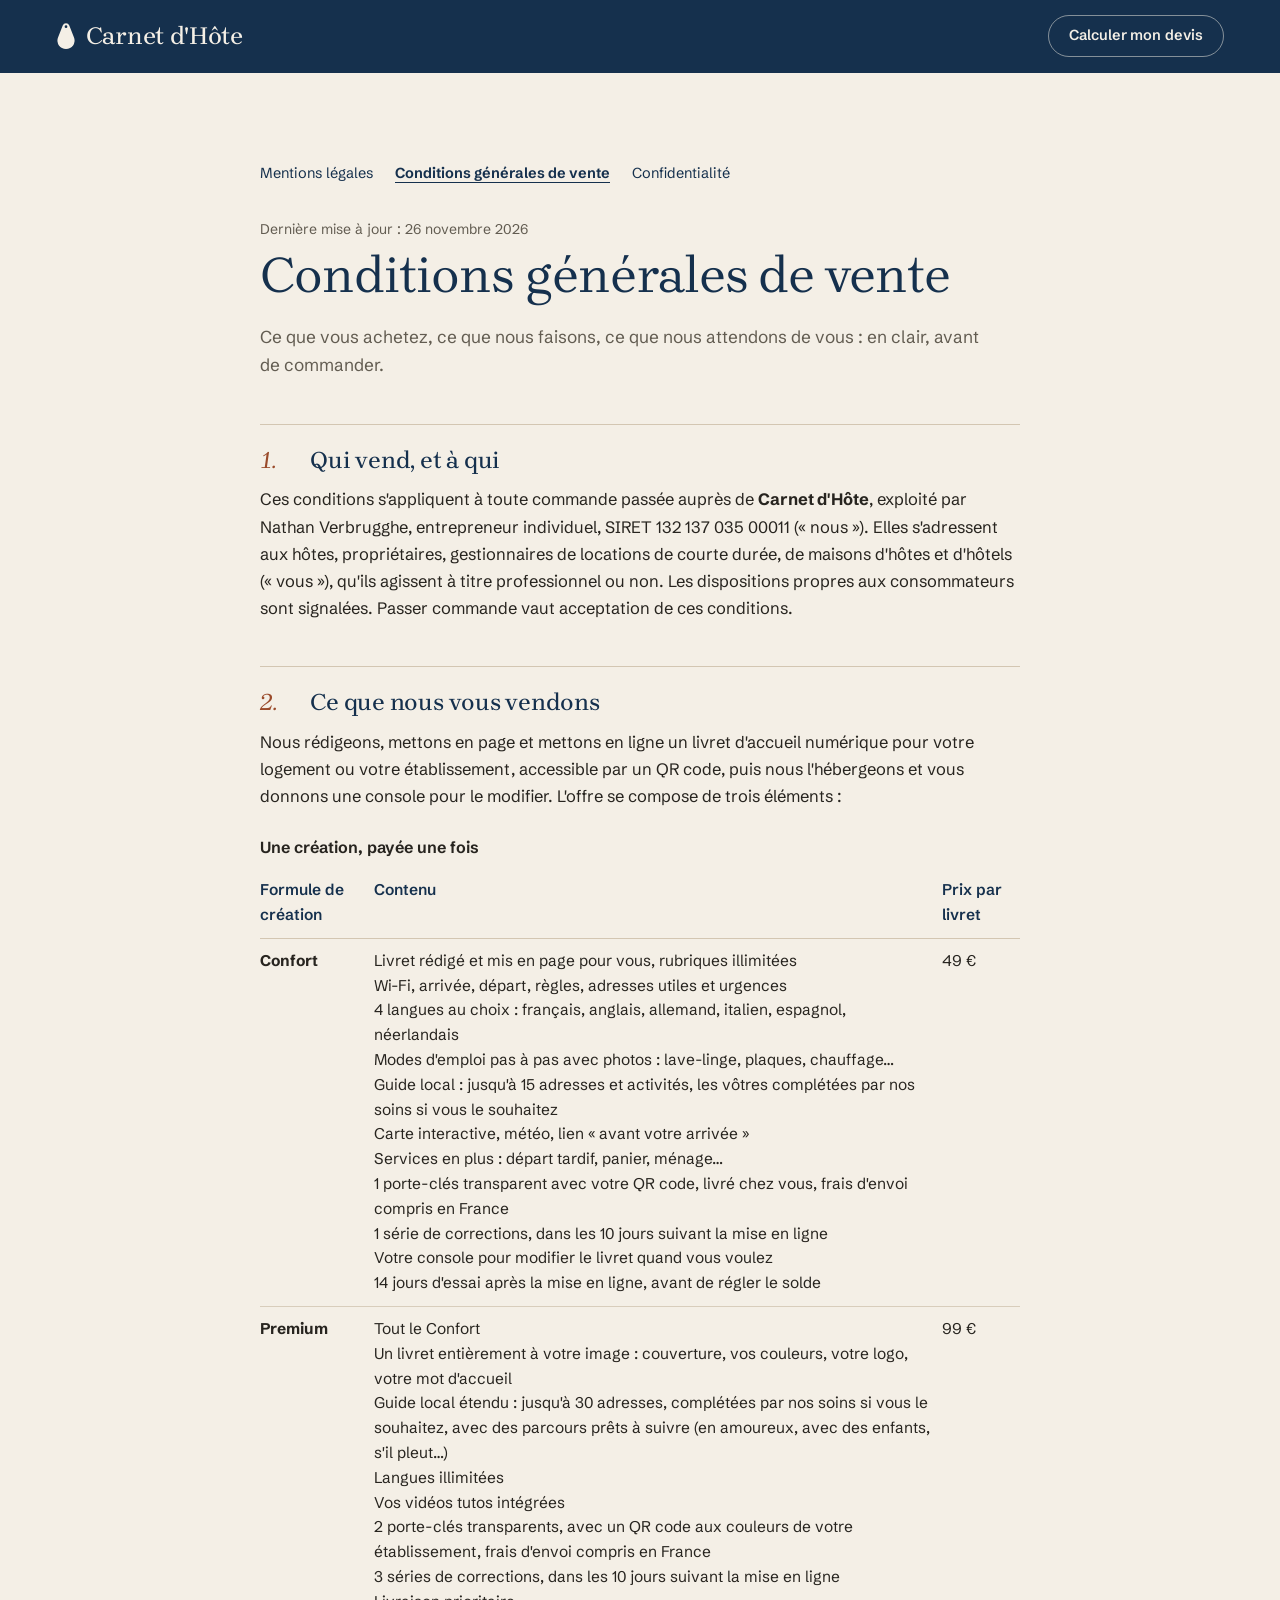
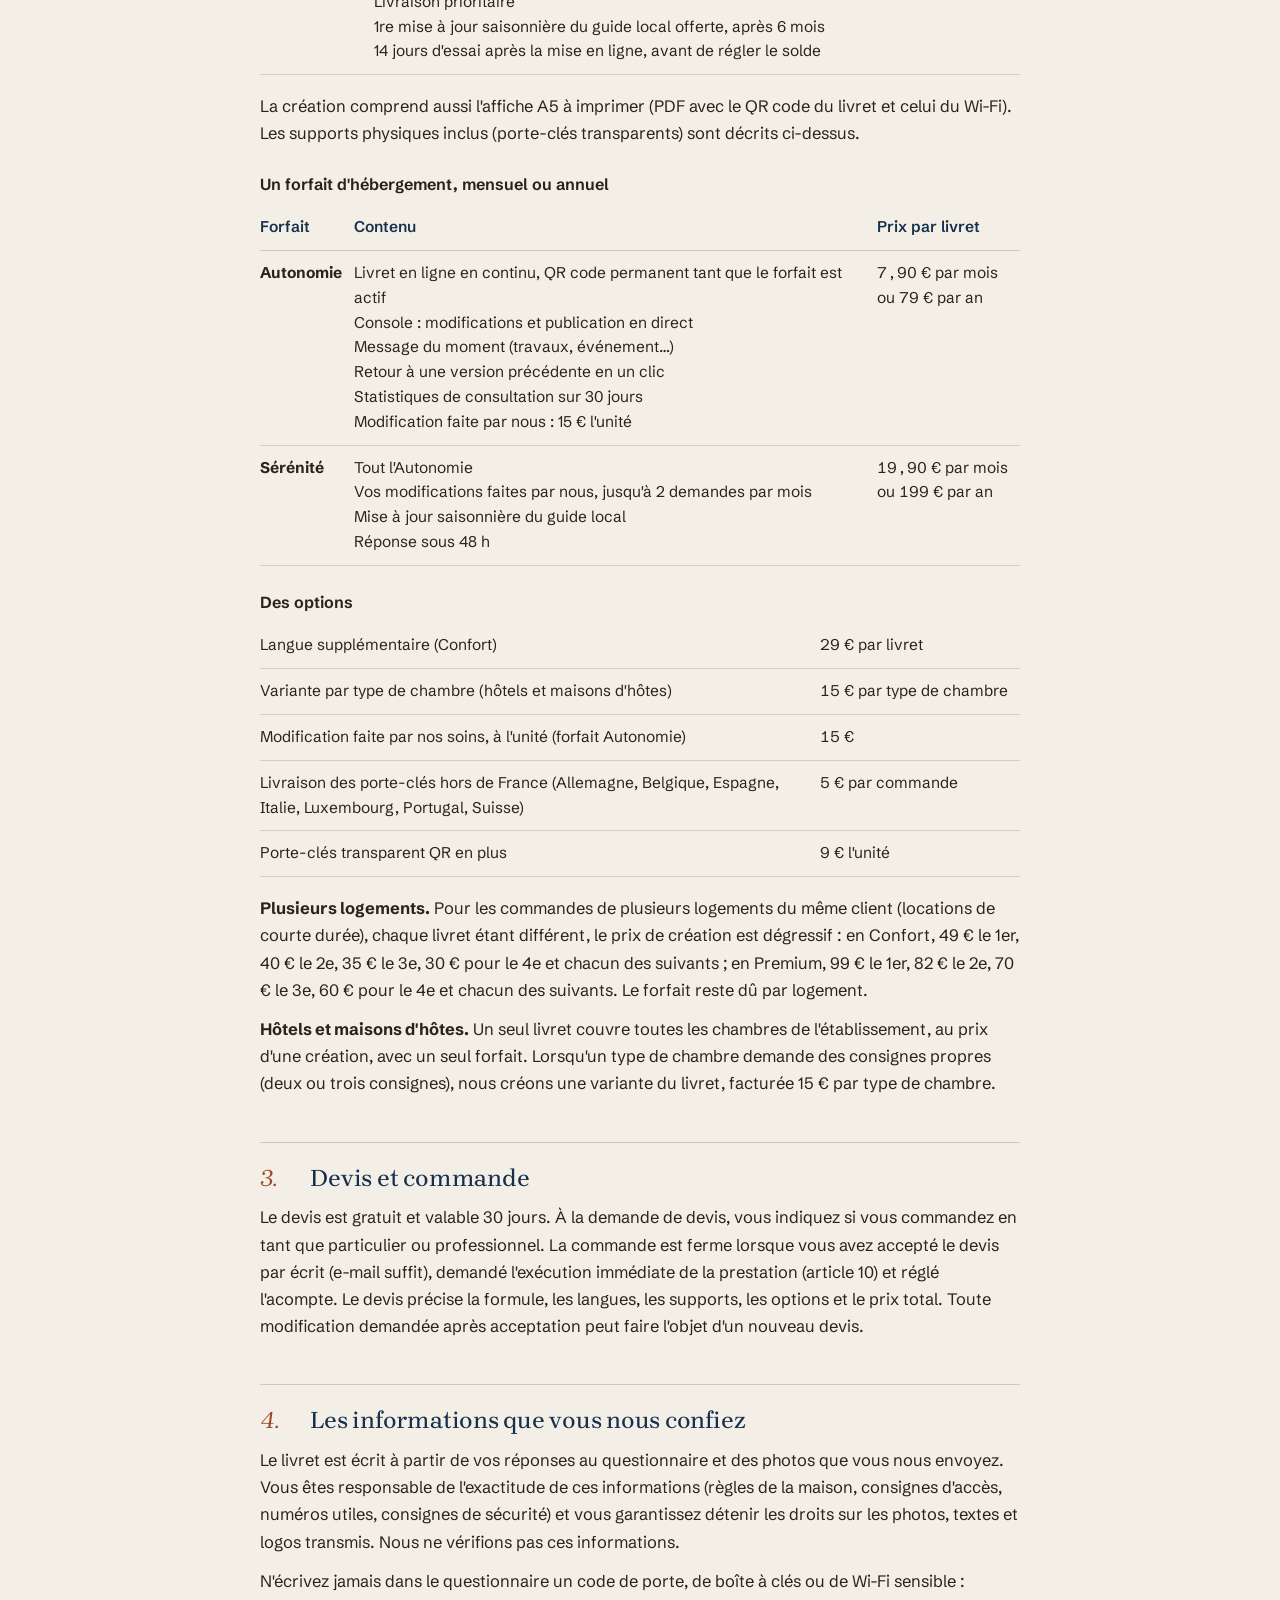
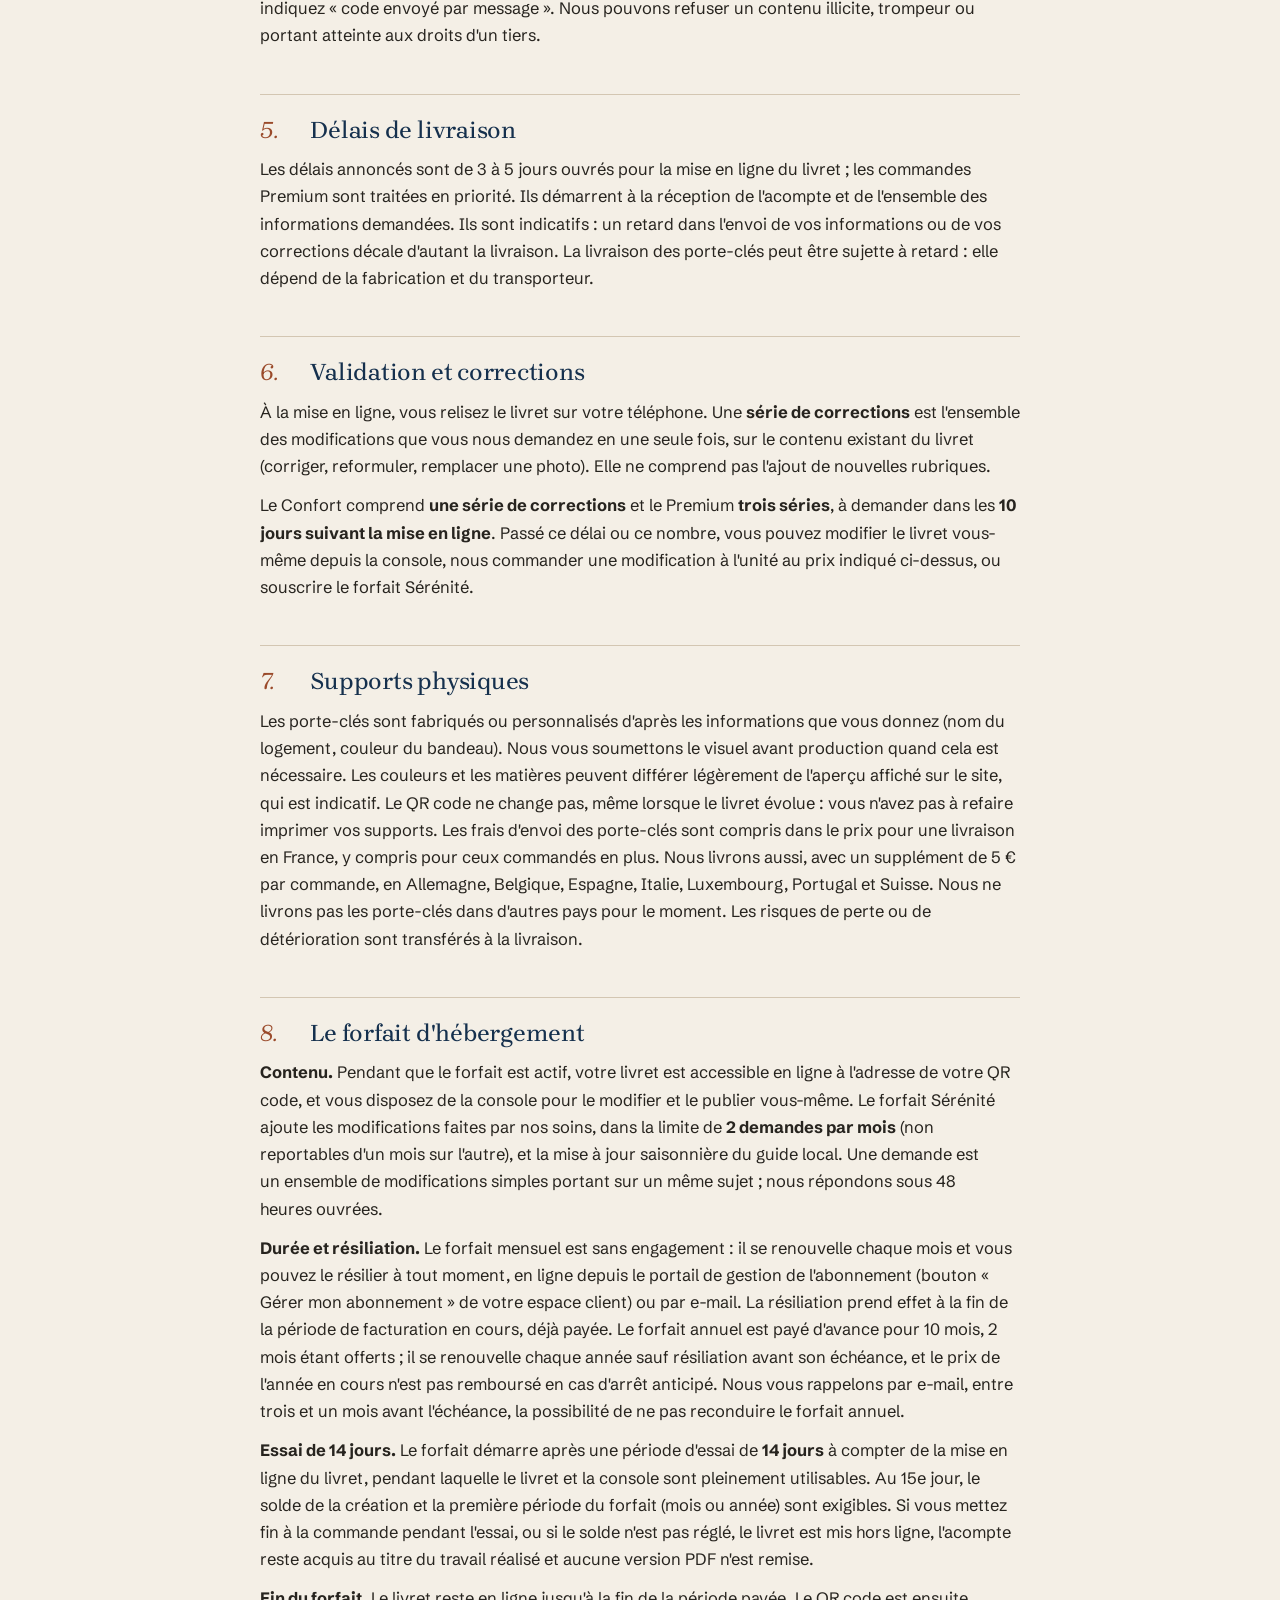
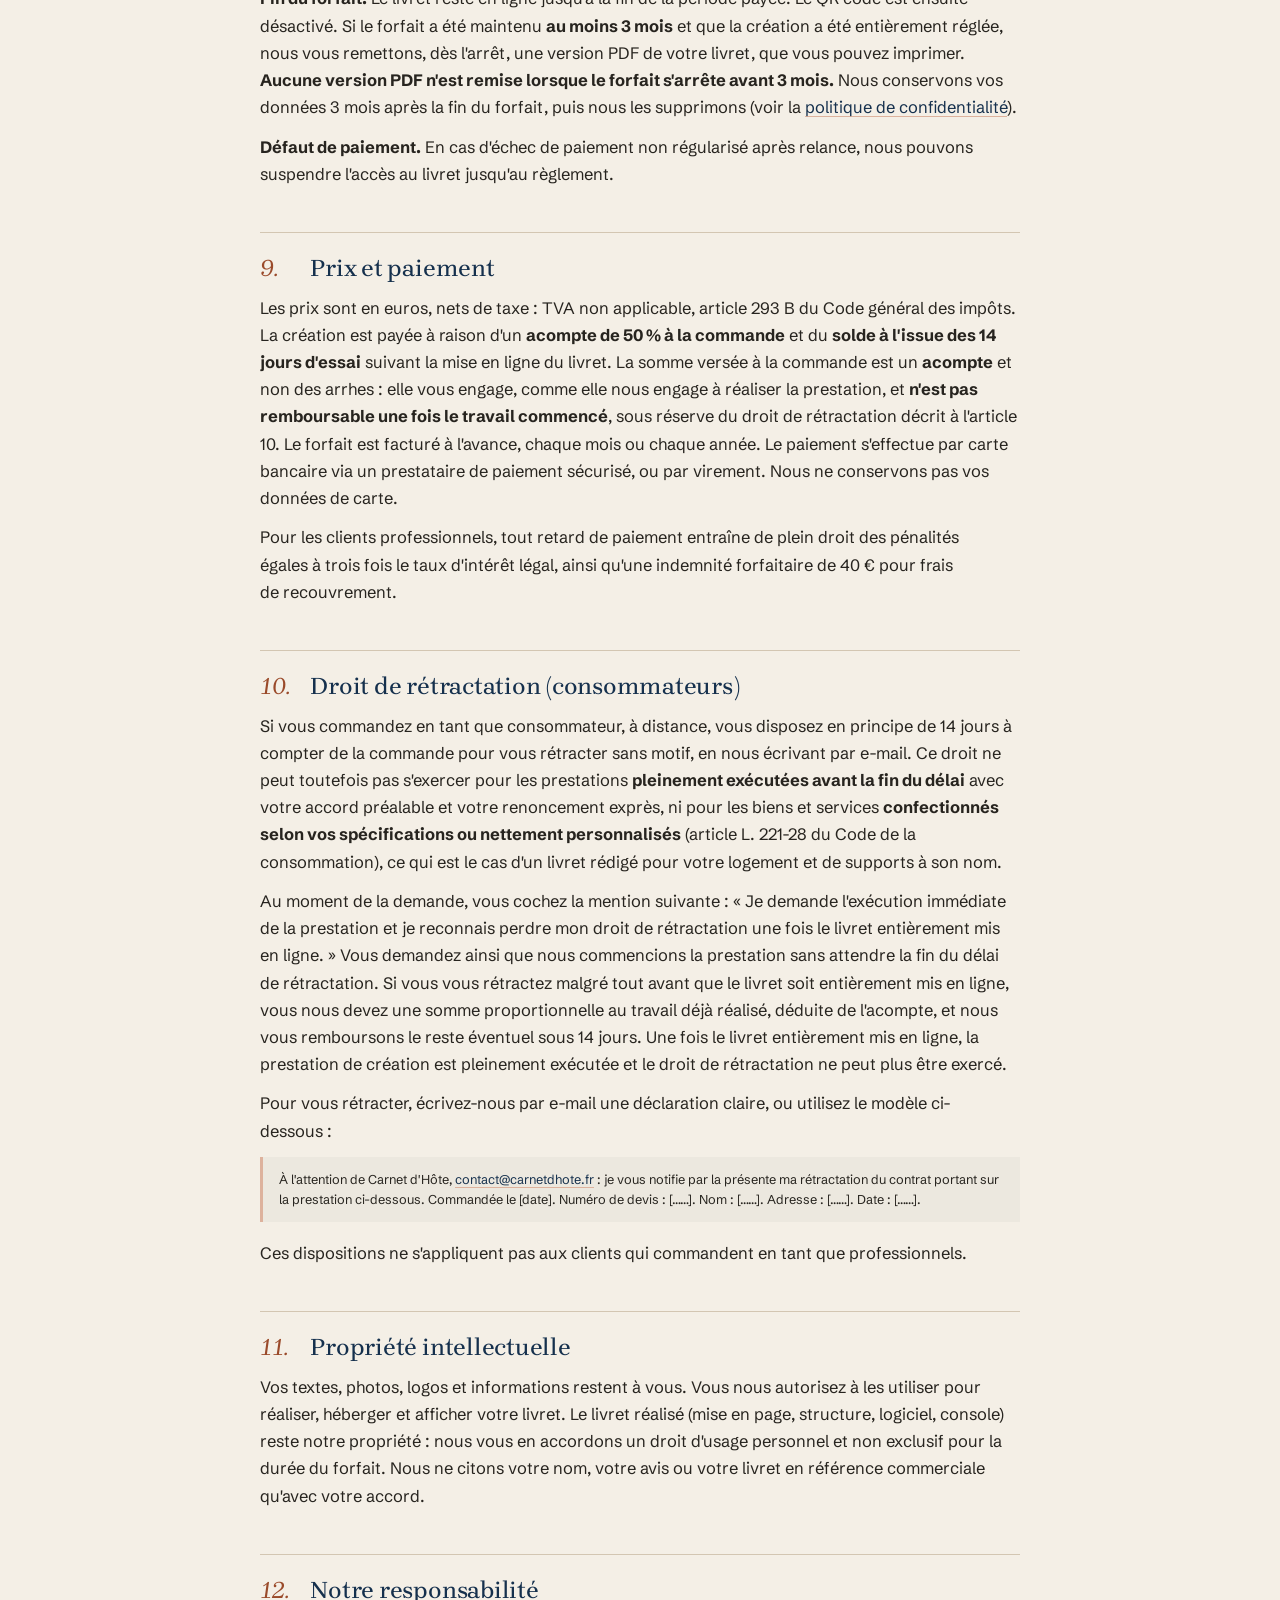
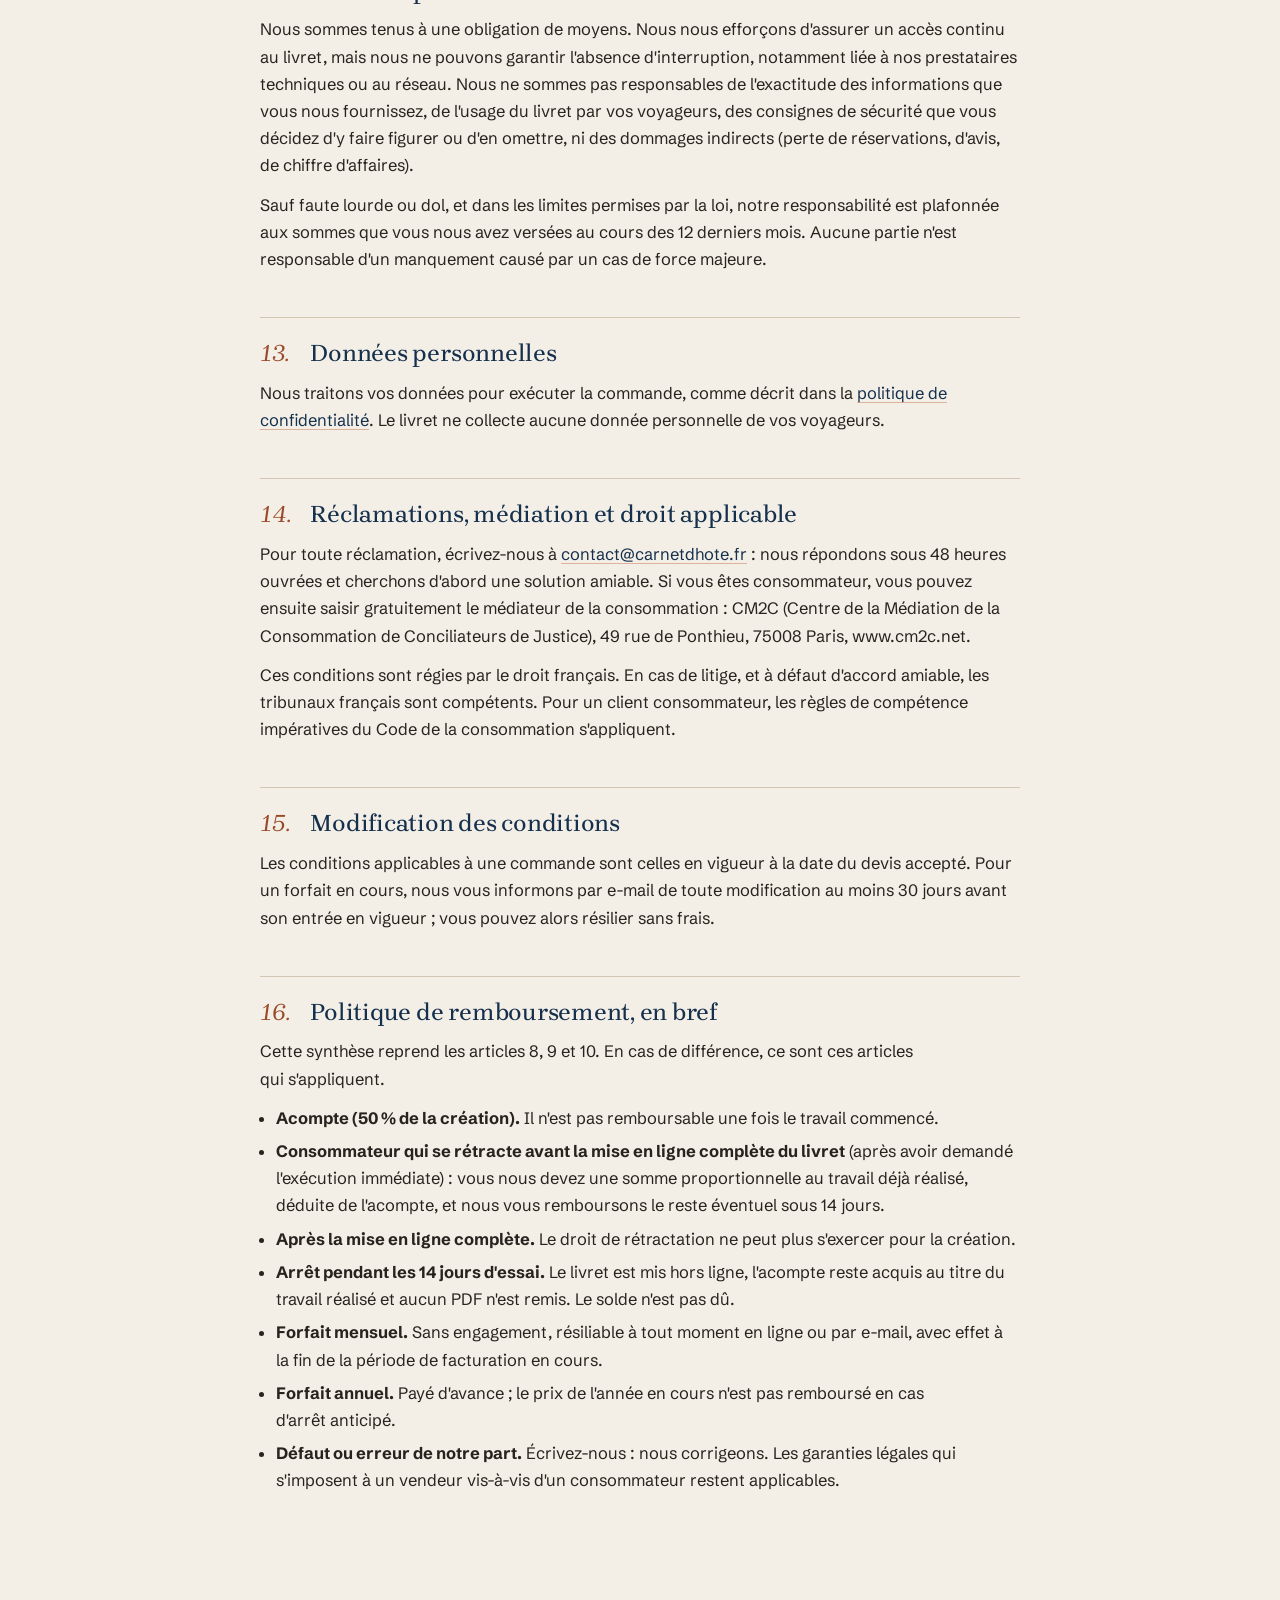
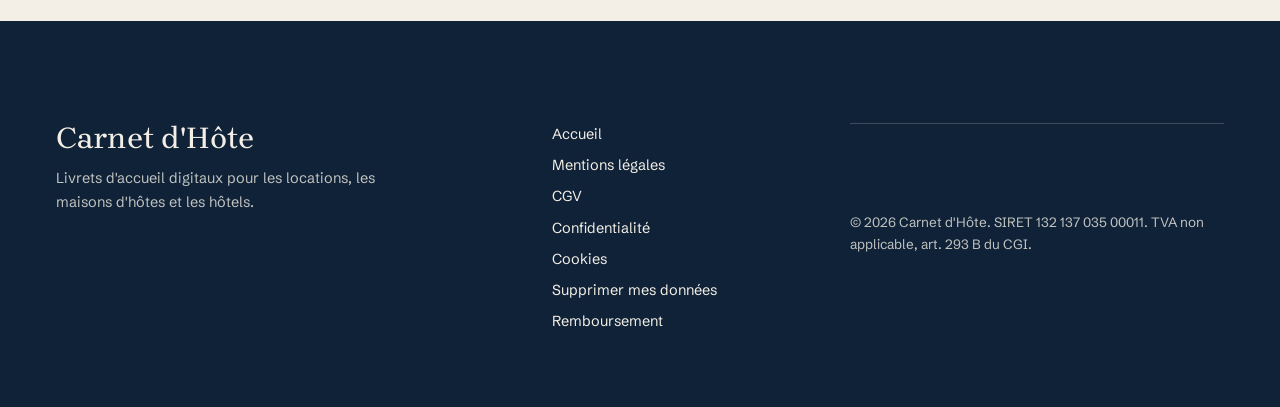
<file: cgv.html>
<!doctype html>
<html lang="fr">
<head>
<meta charset="utf-8">
<meta name="viewport" content="width=device-width, initial-scale=1, viewport-fit=cover">
<title>Conditions générales de vente · Carnet d'Hôte</title>
  <link rel="icon" href="/favicon.ico" sizes="48x48">
  <link rel="icon" type="image/svg+xml" href="/assets/favicon.svg">
  <link rel="icon" type="image/png" sizes="192x192" href="/assets/favicon-192.png">
  <link rel="apple-touch-icon" href="/apple-touch-icon.png">
<meta name="description" content="Conditions générales de vente de Carnet d'Hôte : création de livrets d'accueil, forfait d'hébergement, supports, paiement, rétractation.">
<meta name="theme-color" content="#F4EFE6">
<link rel="stylesheet" href="assets/css/fonts.css?v=56">
<link rel="stylesheet" href="assets/css/site.css?v=62">
<link rel="stylesheet" href="assets/css/vitrine.css?v=3">
<link rel="stylesheet" href="assets/css/legal.css?v=59">
</head>
<body>
<a class="skip" href="#haut">Aller au contenu</a>
<header class="top" id="top">
  <div class="wrap">
    <a class="logo" href="index.html" aria-label="Carnet d'Hôte, retour à l'accueil"><span data-brand>Carnet d'Hôte</span></a>
    <a class="btn small" href="index.html#devis" style="margin-left:auto"><span class="l">Calculer mon devis</span><span class="s">Devis</span></a>
  </div>
</header>
<main class="legal" id="haut">
  <div class="wrap">
  <article>
    <ul class="legal-nav" aria-label="Informations légales">
      <li><a href="mentions-legales.html">Mentions légales</a></li>
      <li><a href="cgv.html" aria-current="page">Conditions générales de vente</a></li>
      <li><a href="confidentialite.html">Confidentialité</a></li>
    </ul>
    <p class="maj">Dernière mise à jour : 26 novembre 2026</p>
    <h1>Conditions générales de vente</h1>
    <p class="intro">Ce que vous achetez, ce que nous faisons, ce que nous attendons de vous : en clair, avant de commander.</p>

    <h2><span class="n">1.</span>Qui vend, et à qui</h2>
    <p>Ces conditions s'appliquent à toute commande passée auprès de <b><span data-brand>Carnet d'Hôte</span></b>, exploité par <span data-cfg="editeur"></span>, entrepreneur individuel, <span data-cfg="siret"></span> (« nous »). Elles s'adressent aux hôtes, propriétaires, gestionnaires de locations de courte durée, de maisons d'hôtes et d'hôtels (« vous »), qu'ils agissent à titre professionnel ou non. Les dispositions propres aux consommateurs sont signalées. Passer commande vaut acceptation de ces conditions.</p>

    <h2><span class="n">2.</span>Ce que nous vous vendons</h2>
    <p>Nous rédigeons, mettons en page et mettons en ligne un livret d'accueil numérique pour votre logement ou votre établissement, accessible par un QR code, puis nous l'hébergeons et vous donnons une console pour le modifier. L'offre se compose de trois éléments :</p>
    <h3>Une création, payée une fois</h3>
    <div id="grille"></div>
    <p>La création comprend aussi l'affiche A5 à imprimer (PDF avec le QR code du livret et celui du Wi-Fi). Les supports physiques inclus (porte-clés transparents) sont décrits ci-dessus.</p>
    <h3>Un forfait d'hébergement, mensuel ou annuel</h3>
    <div id="grille-forfaits"></div>
    <h3>Des options</h3>
    <div id="grille-options"></div>
    <p><b>Plusieurs logements.</b> Pour les commandes de plusieurs logements du même client (locations de courte durée), chaque livret étant différent, le prix de création est dégressif : <span id="multi-cgv"></span>. Le forfait reste dû par logement.</p>
    <p><b>Hôtels et maisons d'hôtes.</b> Un seul livret couvre toutes les chambres de l'établissement, au prix d'une création, avec un seul forfait. Lorsqu'un type de chambre demande des consignes propres (deux ou trois consignes), nous créons une variante du livret, facturée <span id="variante-cgv"></span> par type de chambre.</p>

    <h2><span class="n">3.</span>Devis et commande</h2>
    <p>Le devis est gratuit et valable <span data-valide>30</span> jours. À la demande de devis, vous indiquez si vous commandez en tant que particulier ou professionnel. La commande est ferme lorsque vous avez accepté le devis par écrit (e-mail suffit), demandé l'exécution immédiate de la prestation (article 10) et réglé l'acompte. Le devis précise la formule, les langues, les supports, les options et le prix total. Toute modification demandée après acceptation peut faire l'objet d'un nouveau devis.</p>

    <h2><span class="n">4.</span>Les informations que vous nous confiez</h2>
    <p>Le livret est écrit à partir de vos réponses au questionnaire et des photos que vous nous envoyez. Vous êtes responsable de l'exactitude de ces informations (règles de la maison, consignes d'accès, numéros utiles, consignes de sécurité) et vous garantissez détenir les droits sur les photos, textes et logos transmis. Nous ne vérifions pas ces informations.</p>
    <p>N'écrivez jamais dans le questionnaire un code de porte, de boîte à clés ou de Wi-Fi sensible : indiquez « code envoyé par message ». Nous pouvons refuser un contenu illicite, trompeur ou portant atteinte aux droits d'un tiers.</p>

    <h2><span class="n">5.</span>Délais de livraison</h2>
    <p>Les délais annoncés sont de 3 à 5 jours ouvrés pour la mise en ligne du livret ; les commandes Premium sont traitées en priorité. Ils démarrent à la réception de l'acompte et de l'ensemble des informations demandées. Ils sont indicatifs : un retard dans l'envoi de vos informations ou de vos corrections décale d'autant la livraison. La livraison des porte-clés peut être sujette à retard : elle dépend de la fabrication et du transporteur.</p>

    <h2><span class="n">6.</span>Validation et corrections</h2>
    <p>À la mise en ligne, vous relisez le livret sur votre téléphone. Une <b>série de corrections</b> est l'ensemble des modifications que vous nous demandez en une seule fois, sur le contenu existant du livret (corriger, reformuler, remplacer une photo). Elle ne comprend pas l'ajout de nouvelles rubriques.</p>
    <p>Le Confort comprend <b>une série de corrections</b> et le Premium <b>trois séries</b>, à demander dans les <b>10 jours suivant la mise en ligne</b>. Passé ce délai ou ce nombre, vous pouvez modifier le livret vous-même depuis la console, nous commander une modification à l'unité au prix indiqué ci-dessus, ou souscrire le forfait Sérénité.</p>

    <h2><span class="n">7.</span>Supports physiques</h2>
    <p>Les porte-clés sont fabriqués ou personnalisés d'après les informations que vous donnez (nom du logement, couleur du bandeau). Nous vous soumettons le visuel avant production quand cela est nécessaire. Les couleurs et les matières peuvent différer légèrement de l'aperçu affiché sur le site, qui est indicatif. Le QR code ne change pas, même lorsque le livret évolue : vous n'avez pas à refaire imprimer vos supports. Les frais d'envoi des porte-clés sont compris dans le prix pour une livraison en France, y compris pour ceux commandés en plus. Nous livrons aussi, avec un supplément de <span id="livr-cgv"></span> par commande, en <span id="livr-pays-cgv"></span>. Nous ne livrons pas les porte-clés dans d'autres pays pour le moment. Les risques de perte ou de détérioration sont transférés à la livraison.</p>

    <h2 id="forfait"><span class="n">8.</span>Le forfait d'hébergement</h2>
    <p><b>Contenu.</b> Pendant que le forfait est actif, votre livret est accessible en ligne à l'adresse de votre QR code, et vous disposez de la console pour le modifier et le publier vous-même. Le forfait Sérénité ajoute les modifications faites par nos soins, dans la limite de <b>2 demandes par mois</b> (non reportables d'un mois sur l'autre), et la mise à jour saisonnière du guide local. Une demande est un ensemble de modifications simples portant sur un même sujet ; nous répondons sous 48 heures ouvrées.</p>
    <p><b>Durée et résiliation.</b> Le forfait mensuel est sans engagement : il se renouvelle chaque mois et vous pouvez le résilier à tout moment, en ligne depuis le portail de gestion de l'abonnement (bouton « Gérer mon abonnement » de votre espace client) ou par e-mail. La résiliation prend effet à la fin de la période de facturation en cours, déjà payée. Le forfait annuel est payé d'avance pour 10 mois, 2 mois étant offerts ; il se renouvelle chaque année sauf résiliation avant son échéance, et le prix de l'année en cours n'est pas remboursé en cas d'arrêt anticipé. Nous vous rappelons par e-mail, entre trois et un mois avant l'échéance, la possibilité de ne pas reconduire le forfait annuel.</p>
    <p><b>Essai de 14 jours.</b> Le forfait démarre après une période d'essai de <b>14 jours</b> à compter de la mise en ligne du livret, pendant laquelle le livret et la console sont pleinement utilisables. Au 15e jour, le solde de la création et la première période du forfait (mois ou année) sont exigibles. Si vous mettez fin à la commande pendant l'essai, ou si le solde n'est pas réglé, le livret est mis hors ligne, l'acompte reste acquis au titre du travail réalisé et aucune version PDF n'est remise.</p>
    <p><b>Fin du forfait.</b> Le livret reste en ligne jusqu'à la fin de la période payée. Le QR code est ensuite désactivé. Si le forfait a été maintenu <b>au moins 3 mois</b> et que la création a été entièrement réglée, nous vous remettons, dès l'arrêt, une version PDF de votre livret, que vous pouvez imprimer. <b>Aucune version PDF n'est remise lorsque le forfait s'arrête avant 3 mois.</b> Nous conservons vos données 3 mois après la fin du forfait, puis nous les supprimons (voir la <a href="confidentialite.html">politique de confidentialité</a>).</p>
    <p><b>Défaut de paiement.</b> En cas d'échec de paiement non régularisé après relance, nous pouvons suspendre l'accès au livret jusqu'au règlement.</p>

    <h2><span class="n">9.</span>Prix et paiement</h2>
    <p>Les prix sont en euros, nets de taxe : TVA non applicable, article 293 B du Code général des impôts. La création est payée à raison d'un <b>acompte de 50 % à la commande</b> et du <b>solde à l'issue des 14 jours d'essai</b> suivant la mise en ligne du livret. La somme versée à la commande est un <b>acompte</b> et non des arrhes : elle vous engage, comme elle nous engage à réaliser la prestation, et <b>n'est pas remboursable une fois le travail commencé</b>, sous réserve du droit de rétractation décrit à l'article 10. Le forfait est facturé à l'avance, chaque mois ou chaque année. Le paiement s'effectue par carte bancaire via un prestataire de paiement sécurisé, ou par virement. Nous ne conservons pas vos données de carte.</p>
    <p>Pour les clients professionnels, tout retard de paiement entraîne de plein droit des pénalités égales à trois fois le taux d'intérêt légal, ainsi qu'une indemnité forfaitaire de 40 € pour frais de recouvrement.</p>

    <h2 id="retractation"><span class="n">10.</span>Droit de rétractation (consommateurs)</h2>
    <p>Si vous commandez en tant que consommateur, à distance, vous disposez en principe de 14 jours à compter de la commande pour vous rétracter sans motif, en nous écrivant par e-mail. Ce droit ne peut toutefois pas s'exercer pour les prestations <b>pleinement exécutées avant la fin du délai</b> avec votre accord préalable et votre renoncement exprès, ni pour les biens et services <b>confectionnés selon vos spécifications ou nettement personnalisés</b> (article L. 221-28 du Code de la consommation), ce qui est le cas d'un livret rédigé pour votre logement et de supports à son nom.</p>
    <p>Au moment de la demande, vous cochez la mention suivante : « Je demande l'exécution immédiate de la prestation et je reconnais perdre mon droit de rétractation une fois le livret entièrement mis en ligne. » Vous demandez ainsi que nous commencions la prestation sans attendre la fin du délai de rétractation. Si vous vous rétractez malgré tout avant que le livret soit entièrement mis en ligne, vous nous devez une somme proportionnelle au travail déjà réalisé, déduite de l'acompte, et nous vous remboursons le reste éventuel sous 14 jours. Une fois le livret entièrement mis en ligne, la prestation de création est pleinement exécutée et le droit de rétractation ne peut plus être exercé.</p>
    <p>Pour vous rétracter, écrivez-nous par e-mail une déclaration claire, ou utilisez le modèle ci-dessous :</p>
    <blockquote>À l'attention de <span data-brand>Carnet d'Hôte</span>, <span data-cfg="email"></span> : je vous notifie par la présente ma rétractation du contrat portant sur la prestation ci-dessous. Commandée le [date]. Numéro de devis : [……]. Nom : [……]. Adresse : [……]. Date : [……].</blockquote>
    <p>Ces dispositions ne s'appliquent pas aux clients qui commandent en tant que professionnels.</p>

    <h2><span class="n">11.</span>Propriété intellectuelle</h2>
    <p>Vos textes, photos, logos et informations restent à vous. Vous nous autorisez à les utiliser pour réaliser, héberger et afficher votre livret. Le livret réalisé (mise en page, structure, logiciel, console) reste notre propriété : nous vous en accordons un droit d'usage personnel et non exclusif pour la durée du forfait. Nous ne citons votre nom, votre avis ou votre livret en référence commerciale qu'avec votre accord.</p>

    <h2><span class="n">12.</span>Notre responsabilité</h2>
    <p>Nous sommes tenus à une obligation de moyens. Nous nous efforçons d'assurer un accès continu au livret, mais nous ne pouvons garantir l'absence d'interruption, notamment liée à nos prestataires techniques ou au réseau. Nous ne sommes pas responsables de l'exactitude des informations que vous nous fournissez, de l'usage du livret par vos voyageurs, des consignes de sécurité que vous décidez d'y faire figurer ou d'en omettre, ni des dommages indirects (perte de réservations, d'avis, de chiffre d'affaires).</p>
    <p>Sauf faute lourde ou dol, et dans les limites permises par la loi, notre responsabilité est plafonnée aux sommes que vous nous avez versées au cours des 12 derniers mois. Aucune partie n'est responsable d'un manquement causé par un cas de force majeure.</p>

    <h2><span class="n">13.</span>Données personnelles</h2>
    <p>Nous traitons vos données pour exécuter la commande, comme décrit dans la <a href="confidentialite.html">politique de confidentialité</a>. Le livret ne collecte aucune donnée personnelle de vos voyageurs.</p>

    <h2><span class="n">14.</span>Réclamations, médiation et droit applicable</h2>
    <p>Pour toute réclamation, écrivez-nous à <span data-cfg="email"></span> : nous répondons sous 48 heures ouvrées et cherchons d'abord une solution amiable. Si vous êtes consommateur, vous pouvez ensuite saisir gratuitement le médiateur de la consommation : <span data-cfg="mediateur"></span>.</p>
    <p>Ces conditions sont régies par le droit français. En cas de litige, et à défaut d'accord amiable, les tribunaux français sont compétents. Pour un client consommateur, les règles de compétence impératives du Code de la consommation s'appliquent.</p>

    <h2><span class="n">15.</span>Modification des conditions</h2>
    <p>Les conditions applicables à une commande sont celles en vigueur à la date du devis accepté. Pour un forfait en cours, nous vous informons par e-mail de toute modification au moins 30 jours avant son entrée en vigueur ; vous pouvez alors résilier sans frais.</p>

    <h2 id="remboursement"><span class="n">16.</span>Politique de remboursement, en bref</h2>
    <p>Cette synthèse reprend les articles 8, 9 et 10. En cas de différence, ce sont ces articles qui s'appliquent.</p>
    <ul>
      <li><b>Acompte (50 % de la création).</b> Il n'est pas remboursable une fois le travail commencé.</li>
      <li><b>Consommateur qui se rétracte avant la mise en ligne complète du livret</b> (après avoir demandé l'exécution immédiate) : vous nous devez une somme proportionnelle au travail déjà réalisé, déduite de l'acompte, et nous vous remboursons le reste éventuel sous 14 jours.</li>
      <li><b>Après la mise en ligne complète.</b> Le droit de rétractation ne peut plus s'exercer pour la création.</li>
      <li><b>Arrêt pendant les 14 jours d'essai.</b> Le livret est mis hors ligne, l'acompte reste acquis au titre du travail réalisé et aucun PDF n'est remis. Le solde n'est pas dû.</li>
      <li><b>Forfait mensuel.</b> Sans engagement, résiliable à tout moment en ligne ou par e-mail, avec effet à la fin de la période de facturation en cours.</li>
      <li><b>Forfait annuel.</b> Payé d'avance ; le prix de l'année en cours n'est pas remboursé en cas d'arrêt anticipé.</li>
      <li><b>Défaut ou erreur de notre part.</b> Écrivez-nous : nous corrigeons. Les garanties légales qui s'imposent à un vendeur vis-à-vis d'un consommateur restent applicables.</li>
    </ul>

  </article>
  </div>
</main>
<footer class="foot">
  <div class="wrap foot-grid">
    <div class="foot-marque"><p class="foot-nom"><span data-brand>Carnet d'Hôte</span></p><p>Livrets d'accueil digitaux pour les locations, les maisons d'hôtes et les hôtels.</p></div>
    <nav class="foot-nav" aria-label="Pied de page"><a href="index.html">Accueil</a><a href="mentions-legales.html">Mentions légales</a><a href="cgv.html">CGV</a><a href="confidentialite.html">Confidentialité</a><a href="confidentialite.html#cookies">Cookies</a><a href="confidentialite.html#supprimer">Supprimer mes données</a><a href="cgv.html#remboursement">Remboursement</a></nav>
    <div class="colophon"><p class="legal">© <span id="year">2026</span> <span data-brand>Carnet d'Hôte</span>. <span data-cfg="siret"></span>. TVA non applicable, art. 293 B du CGI.</p></div>
  </div>
</footer>
<script src="assets/js/config.js?v=59"></script>
<script src="assets/js/tarifs.js?v=63"></script>
<script src="assets/js/legal.js?v=62"></script>
</body>
</html>
</file>
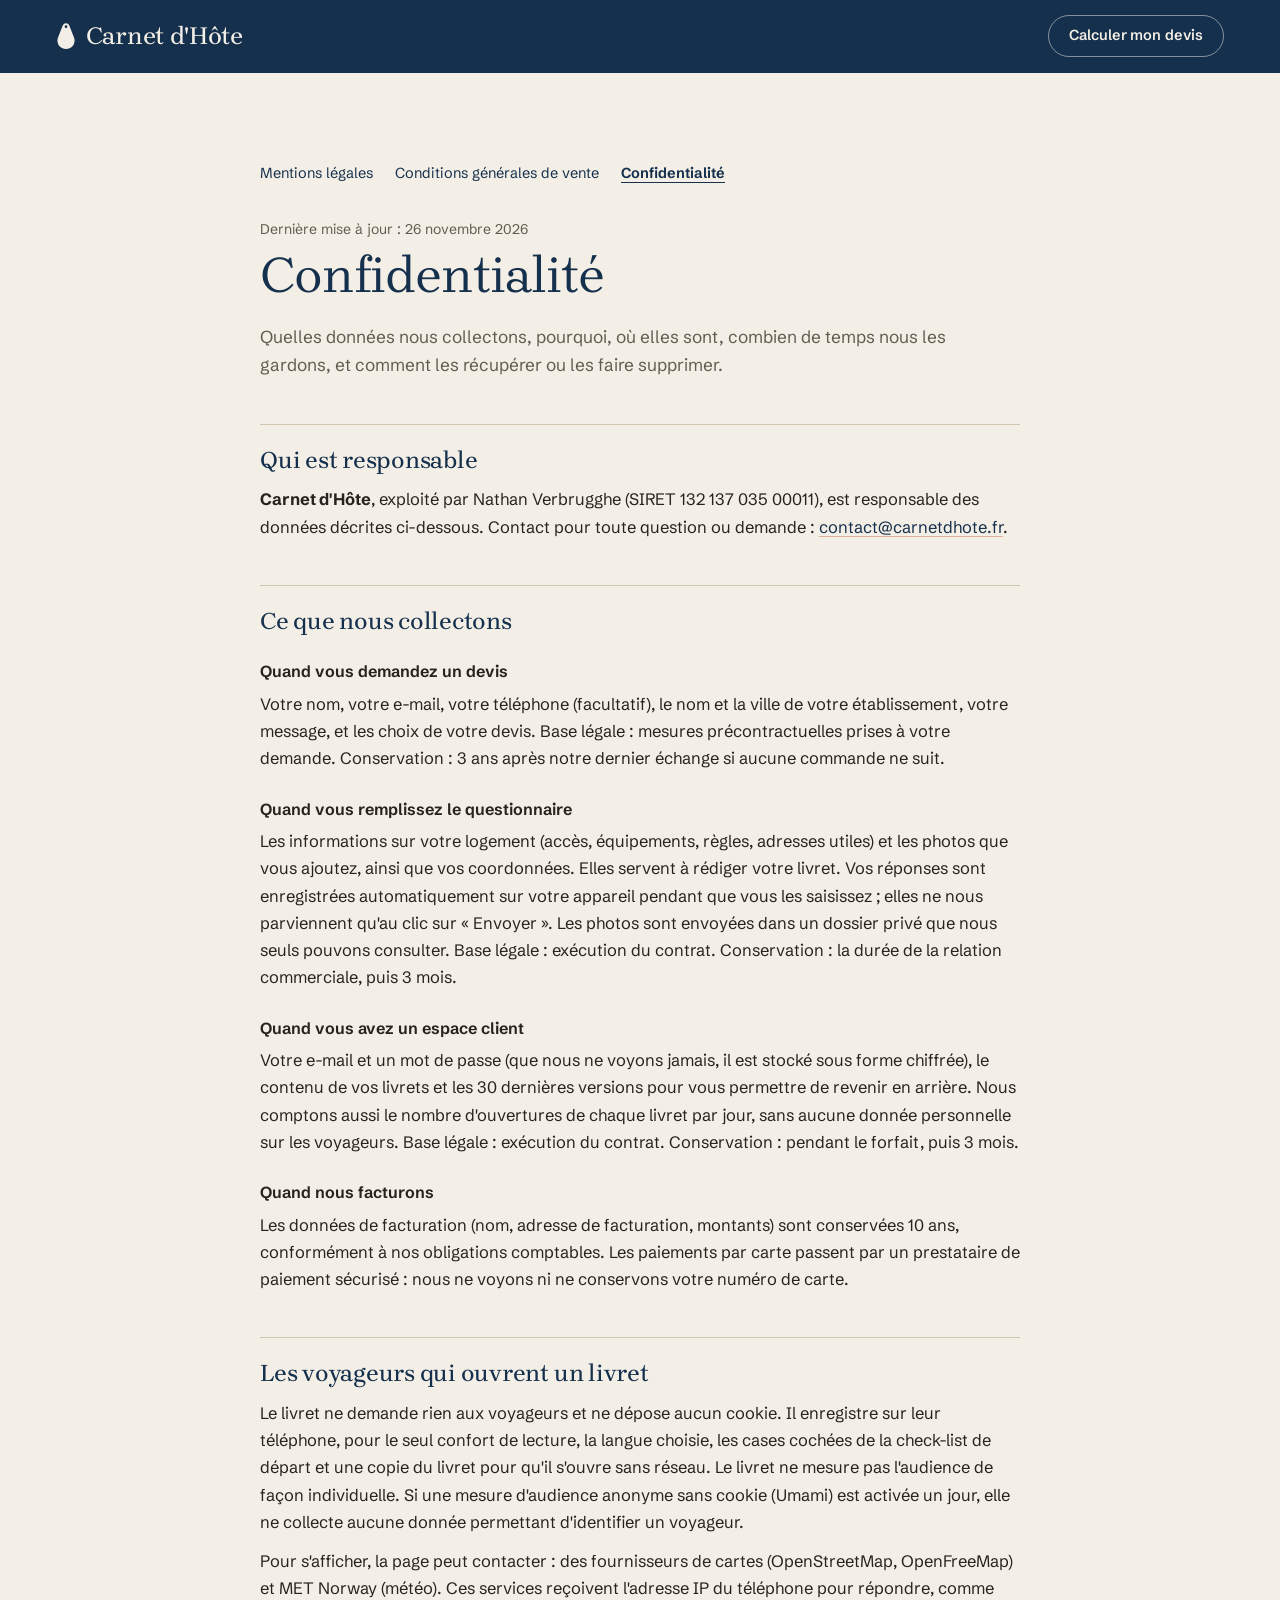
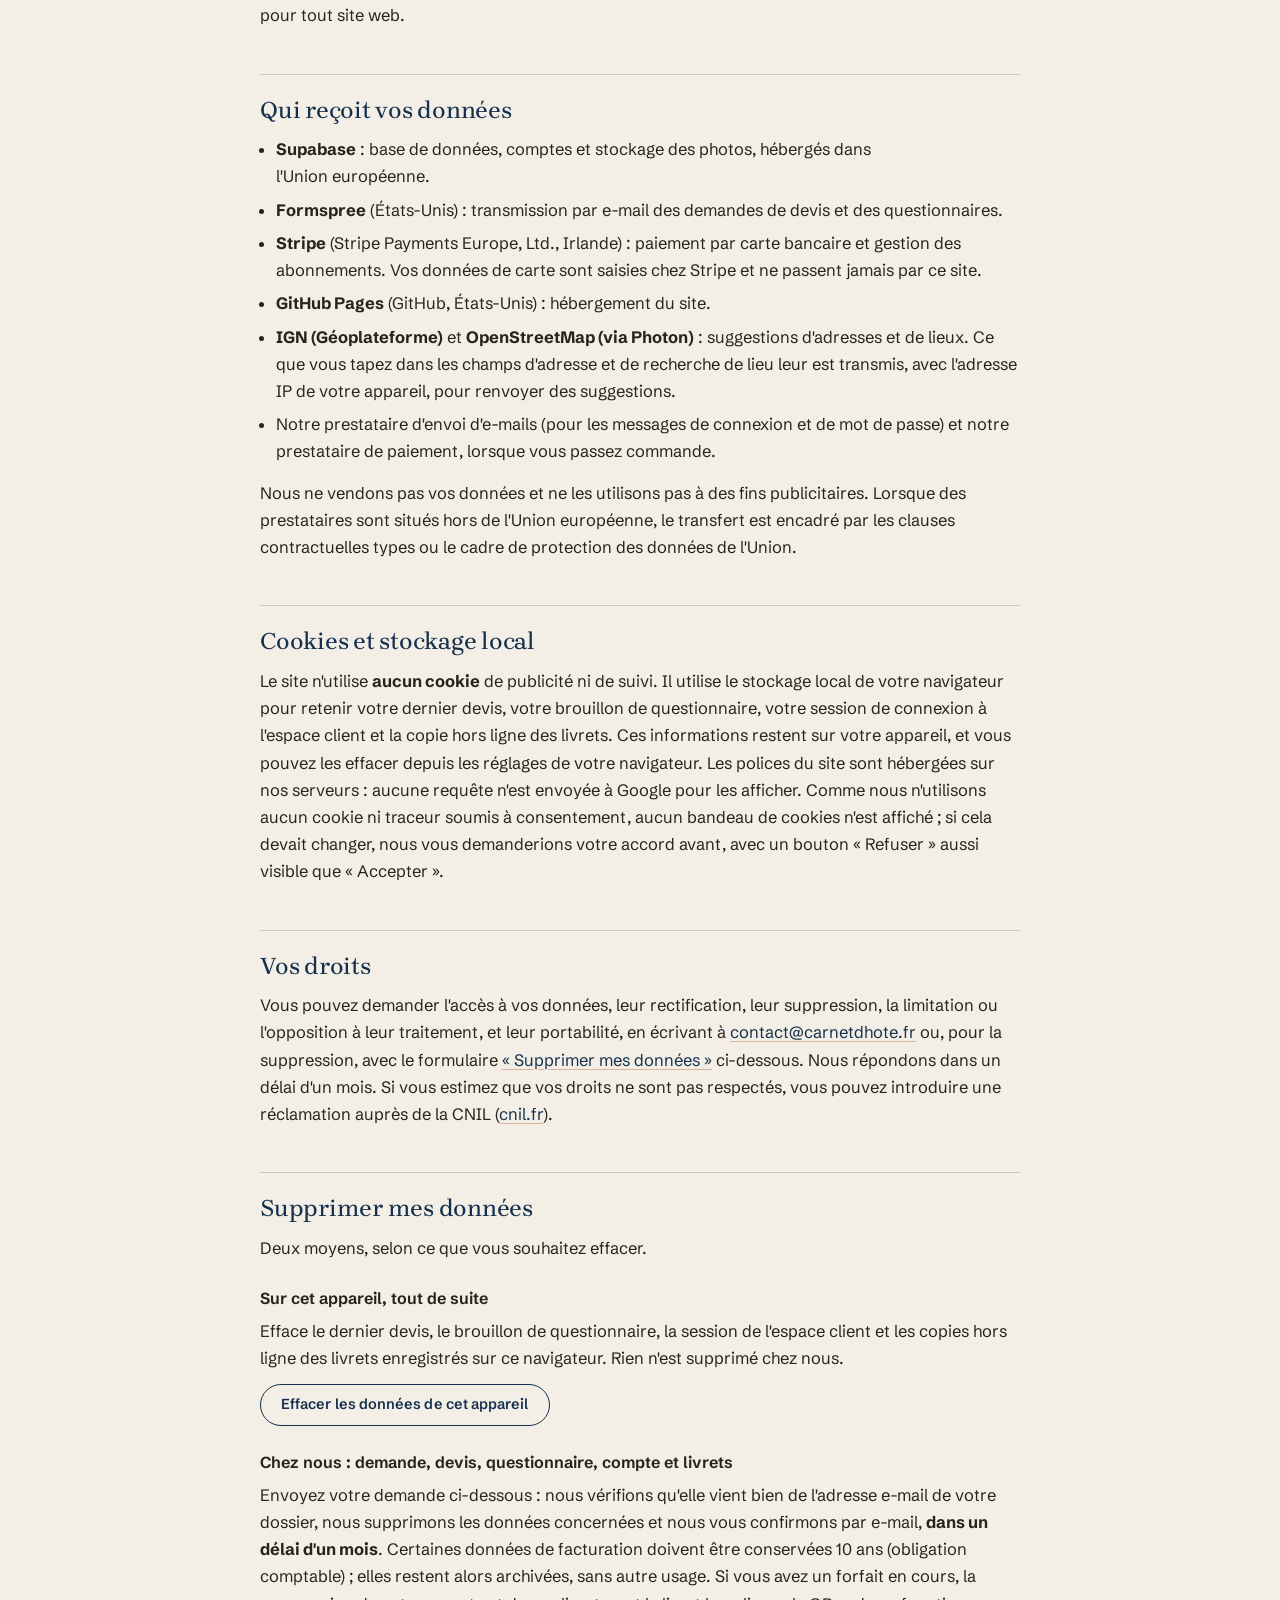
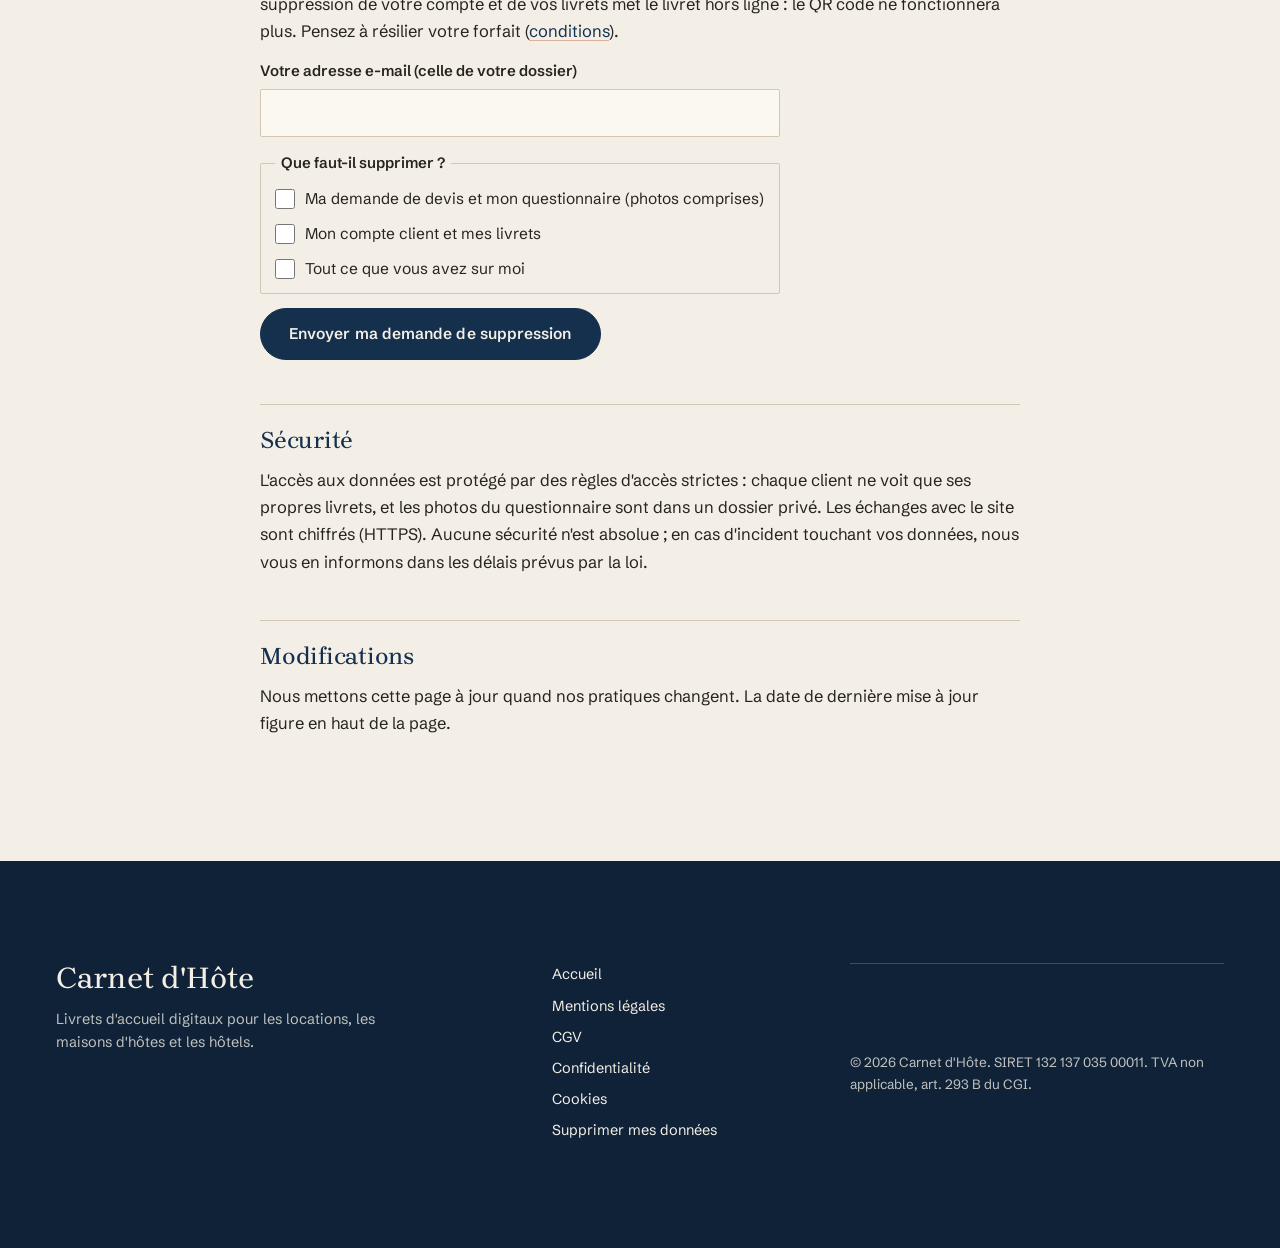
<file: confidentialite.html>
<!doctype html>
<html lang="fr">
<head>
<meta charset="utf-8">
<meta name="viewport" content="width=device-width, initial-scale=1, viewport-fit=cover">
<title>Politique de confidentialité · Carnet d'Hôte</title>
  <link rel="icon" href="/favicon.ico" sizes="48x48">
  <link rel="icon" type="image/svg+xml" href="/assets/favicon.svg">
  <link rel="icon" type="image/png" sizes="192x192" href="/assets/favicon-192.png">
  <link rel="apple-touch-icon" href="/apple-touch-icon.png">
<meta name="description" content="Politique de confidentialité de Carnet d'Hôte : données collectées, prestataires, durées de conservation et droits.">
<meta name="theme-color" content="#F4EFE6">
<link rel="stylesheet" href="assets/css/fonts.css?v=56">
<link rel="stylesheet" href="assets/css/site.css?v=62">
<link rel="stylesheet" href="assets/css/vitrine.css?v=3">
<link rel="stylesheet" href="assets/css/legal.css?v=59">
</head>
<body>
<a class="skip" href="#haut">Aller au contenu</a>
<header class="top" id="top">
  <div class="wrap">
    <a class="logo" href="index.html" aria-label="Carnet d'Hôte, retour à l'accueil"><span data-brand>Carnet d'Hôte</span></a>
    <a class="btn small" href="index.html#devis" style="margin-left:auto"><span class="l">Calculer mon devis</span><span class="s">Devis</span></a>
  </div>
</header>
<main class="legal" id="haut">
  <div class="wrap">
  <article>
    <ul class="legal-nav" aria-label="Informations légales">
      <li><a href="mentions-legales.html">Mentions légales</a></li>
      <li><a href="cgv.html">Conditions générales de vente</a></li>
      <li><a href="confidentialite.html" aria-current="page">Confidentialité</a></li>
    </ul>
    <p class="maj">Dernière mise à jour : 26 novembre 2026</p>
    <h1>Confidentialité</h1>
    <p class="intro">Quelles données nous collectons, pourquoi, où elles sont, combien de temps nous les gardons, et comment les récupérer ou les faire supprimer.</p>

    <h2>Qui est responsable</h2>
    <p><b><span data-brand>Carnet d'Hôte</span></b>, exploité par <span data-cfg="editeur"></span> (<span data-cfg="siret"></span>), est responsable des données décrites ci-dessous. Contact pour toute question ou demande : <span data-cfg="email"></span>.</p>

    <h2>Ce que nous collectons</h2>
    <h3>Quand vous demandez un devis</h3>
    <p>Votre nom, votre e-mail, votre téléphone (facultatif), le nom et la ville de votre établissement, votre message, et les choix de votre devis. Base légale : mesures précontractuelles prises à votre demande. Conservation : 3 ans après notre dernier échange si aucune commande ne suit.</p>
    <h3>Quand vous remplissez le questionnaire</h3>
    <p>Les informations sur votre logement (accès, équipements, règles, adresses utiles) et les photos que vous ajoutez, ainsi que vos coordonnées. Elles servent à rédiger votre livret. Vos réponses sont enregistrées automatiquement sur votre appareil pendant que vous les saisissez ; elles ne nous parviennent qu'au clic sur « Envoyer ». Les photos sont envoyées dans un dossier privé que nous seuls pouvons consulter. Base légale : exécution du contrat. Conservation : la durée de la relation commerciale, puis 3 mois.</p>
    <h3>Quand vous avez un espace client</h3>
    <p>Votre e-mail et un mot de passe (que nous ne voyons jamais, il est stocké sous forme chiffrée), le contenu de vos livrets et les 30 dernières versions pour vous permettre de revenir en arrière. Nous comptons aussi le nombre d'ouvertures de chaque livret par jour, sans aucune donnée personnelle sur les voyageurs. Base légale : exécution du contrat. Conservation : pendant le forfait, puis 3 mois.</p>
    <h3>Quand nous facturons</h3>
    <p>Les données de facturation (nom, adresse de facturation, montants) sont conservées 10 ans, conformément à nos obligations comptables. Les paiements par carte passent par un prestataire de paiement sécurisé : nous ne voyons ni ne conservons votre numéro de carte.</p>

    <h2>Les voyageurs qui ouvrent un livret</h2>
    <p>Le livret ne demande rien aux voyageurs et ne dépose aucun cookie. Il enregistre sur leur téléphone, pour le seul confort de lecture, la langue choisie, les cases cochées de la check-list de départ et une copie du livret pour qu'il s'ouvre sans réseau. Le livret ne mesure pas l'audience de façon individuelle. Si une mesure d'audience anonyme sans cookie (Umami) est activée un jour, elle ne collecte aucune donnée permettant d'identifier un voyageur.</p>
    <p>Pour s'afficher, la page peut contacter : des fournisseurs de cartes (OpenStreetMap, OpenFreeMap) et MET Norway (météo). Ces services reçoivent l'adresse IP du téléphone pour répondre, comme pour tout site web.</p>

    <h2>Qui reçoit vos données</h2>
    <ul>
      <li><b>Supabase</b> : base de données, comptes et stockage des photos, hébergés dans l'Union européenne.</li>
      <li><b>Formspree</b> (États-Unis) : transmission par e-mail des demandes de devis et des questionnaires.</li>
      <li><b>Stripe</b> (Stripe Payments Europe, Ltd., Irlande) : paiement par carte bancaire et gestion des abonnements. Vos données de carte sont saisies chez Stripe et ne passent jamais par ce site.</li>
      <li><b>GitHub Pages</b> (GitHub, États-Unis) : hébergement du site.</li>
      <li><b>IGN (Géoplateforme)</b> et <b>OpenStreetMap (via Photon)</b> : suggestions d'adresses et de lieux. Ce que vous tapez dans les champs d'adresse et de recherche de lieu leur est transmis, avec l'adresse IP de votre appareil, pour renvoyer des suggestions.</li>
      <li>Notre prestataire d'envoi d'e-mails (pour les messages de connexion et de mot de passe) et notre prestataire de paiement, lorsque vous passez commande.</li>
    </ul>
    <p>Nous ne vendons pas vos données et ne les utilisons pas à des fins publicitaires. Lorsque des prestataires sont situés hors de l'Union européenne, le transfert est encadré par les clauses contractuelles types ou le cadre de protection des données de l'Union.</p>

    <h2 id="cookies">Cookies et stockage local</h2>
    <p>Le site n'utilise <b>aucun cookie</b> de publicité ni de suivi. Il utilise le stockage local de votre navigateur pour retenir votre dernier devis, votre brouillon de questionnaire, votre session de connexion à l'espace client et la copie hors ligne des livrets. Ces informations restent sur votre appareil, et vous pouvez les effacer depuis les réglages de votre navigateur. Les polices du site sont hébergées sur nos serveurs : aucune requête n'est envoyée à Google pour les afficher. Comme nous n'utilisons aucun cookie ni traceur soumis à consentement, aucun bandeau de cookies n'est affiché ; si cela devait changer, nous vous demanderions votre accord avant, avec un bouton « Refuser » aussi visible que « Accepter ».</p>

    <h2>Vos droits</h2>
    <p>Vous pouvez demander l'accès à vos données, leur rectification, leur suppression, la limitation ou l'opposition à leur traitement, et leur portabilité, en écrivant à <span data-cfg="email"></span> ou, pour la suppression, avec le formulaire <a href="#supprimer">« Supprimer mes données »</a> ci-dessous. Nous répondons dans un délai d'un mois. Si vous estimez que vos droits ne sont pas respectés, vous pouvez introduire une réclamation auprès de la CNIL (<a href="https://www.cnil.fr" rel="noopener">cnil.fr</a>).</p>

    <h2 id="supprimer">Supprimer mes données</h2>
    <p>Deux moyens, selon ce que vous souhaitez effacer.</p>
    <h3>Sur cet appareil, tout de suite</h3>
    <p>Efface le dernier devis, le brouillon de questionnaire, la session de l'espace client et les copies hors ligne des livrets enregistrés sur ce navigateur. Rien n'est supprimé chez nous.</p>
    <p><button class="btn trait small" type="button" id="effacer-local">Effacer les données de cet appareil</button> <span id="effacer-local-ok" class="hint" role="status" aria-live="polite" hidden>C'est fait : les données de ce navigateur ont été effacées.</span></p>
    <h3>Chez nous : demande, devis, questionnaire, compte et livrets</h3>
    <p>Envoyez votre demande ci-dessous : nous vérifions qu'elle vient bien de l'adresse e-mail de votre dossier, nous supprimons les données concernées et nous vous confirmons par e-mail, <b>dans un délai d'un mois</b>. Certaines données de facturation doivent être conservées 10 ans (obligation comptable) ; elles restent alors archivées, sans autre usage. Si vous avez un forfait en cours, la suppression de votre compte et de vos livrets met le livret hors ligne : le QR code ne fonctionnera plus. Pensez à résilier votre forfait (<a href="cgv.html#forfait">conditions</a>).</p>
    <form class="form" id="form-suppression" novalidate>
      <label for="s-email"><span>Votre adresse e-mail (celle de votre dossier)</span><input id="s-email" name="email" type="email" autocomplete="email" required></label>
      <fieldset class="full">
        <legend>Que faut-il supprimer ?</legend>
        <label><input type="checkbox" name="portee" value="demande-devis-questionnaire"> Ma demande de devis et mon questionnaire (photos comprises)</label>
        <label><input type="checkbox" name="portee" value="compte-livrets"> Mon compte client et mes livrets</label>
        <label><input type="checkbox" name="portee" value="tout"> Tout ce que vous avez sur moi</label>
      </fieldset>
      <p class="sr"><label>Ne pas remplir <input name="_gotcha" tabindex="-1" autocomplete="off"></label></p>
      <div class="full"><button class="btn" type="submit" id="s-submit">Envoyer ma demande de suppression</button></div>
      <div class="form-status" id="s-status" role="status" aria-live="polite" hidden></div>
    </form>

    <h2>Sécurité</h2>
    <p>L'accès aux données est protégé par des règles d'accès strictes : chaque client ne voit que ses propres livrets, et les photos du questionnaire sont dans un dossier privé. Les échanges avec le site sont chiffrés (HTTPS). Aucune sécurité n'est absolue ; en cas d'incident touchant vos données, nous vous en informons dans les délais prévus par la loi.</p>

    <h2>Modifications</h2>
    <p>Nous mettons cette page à jour quand nos pratiques changent. La date de dernière mise à jour figure en haut de la page.</p>

  </article>
  </div>
</main>
<footer class="foot">
  <div class="wrap foot-grid">
    <div class="foot-marque"><p class="foot-nom"><span data-brand>Carnet d'Hôte</span></p><p>Livrets d'accueil digitaux pour les locations, les maisons d'hôtes et les hôtels.</p></div>
    <nav class="foot-nav" aria-label="Pied de page"><a href="index.html">Accueil</a><a href="mentions-legales.html">Mentions légales</a><a href="cgv.html">CGV</a><a href="confidentialite.html">Confidentialité</a><a href="confidentialite.html#cookies">Cookies</a><a href="confidentialite.html#supprimer">Supprimer mes données</a></nav>
    <div class="colophon"><p class="legal">© <span id="year">2026</span> <span data-brand>Carnet d'Hôte</span>. <span data-cfg="siret"></span>. TVA non applicable, art. 293 B du CGI.</p></div>
  </div>
</footer>
<script src="assets/js/config.js?v=59"></script>
<script src="assets/js/tarifs.js?v=63"></script>
<script src="assets/js/legal.js?v=62"></script>
</body>
</html>
</file>
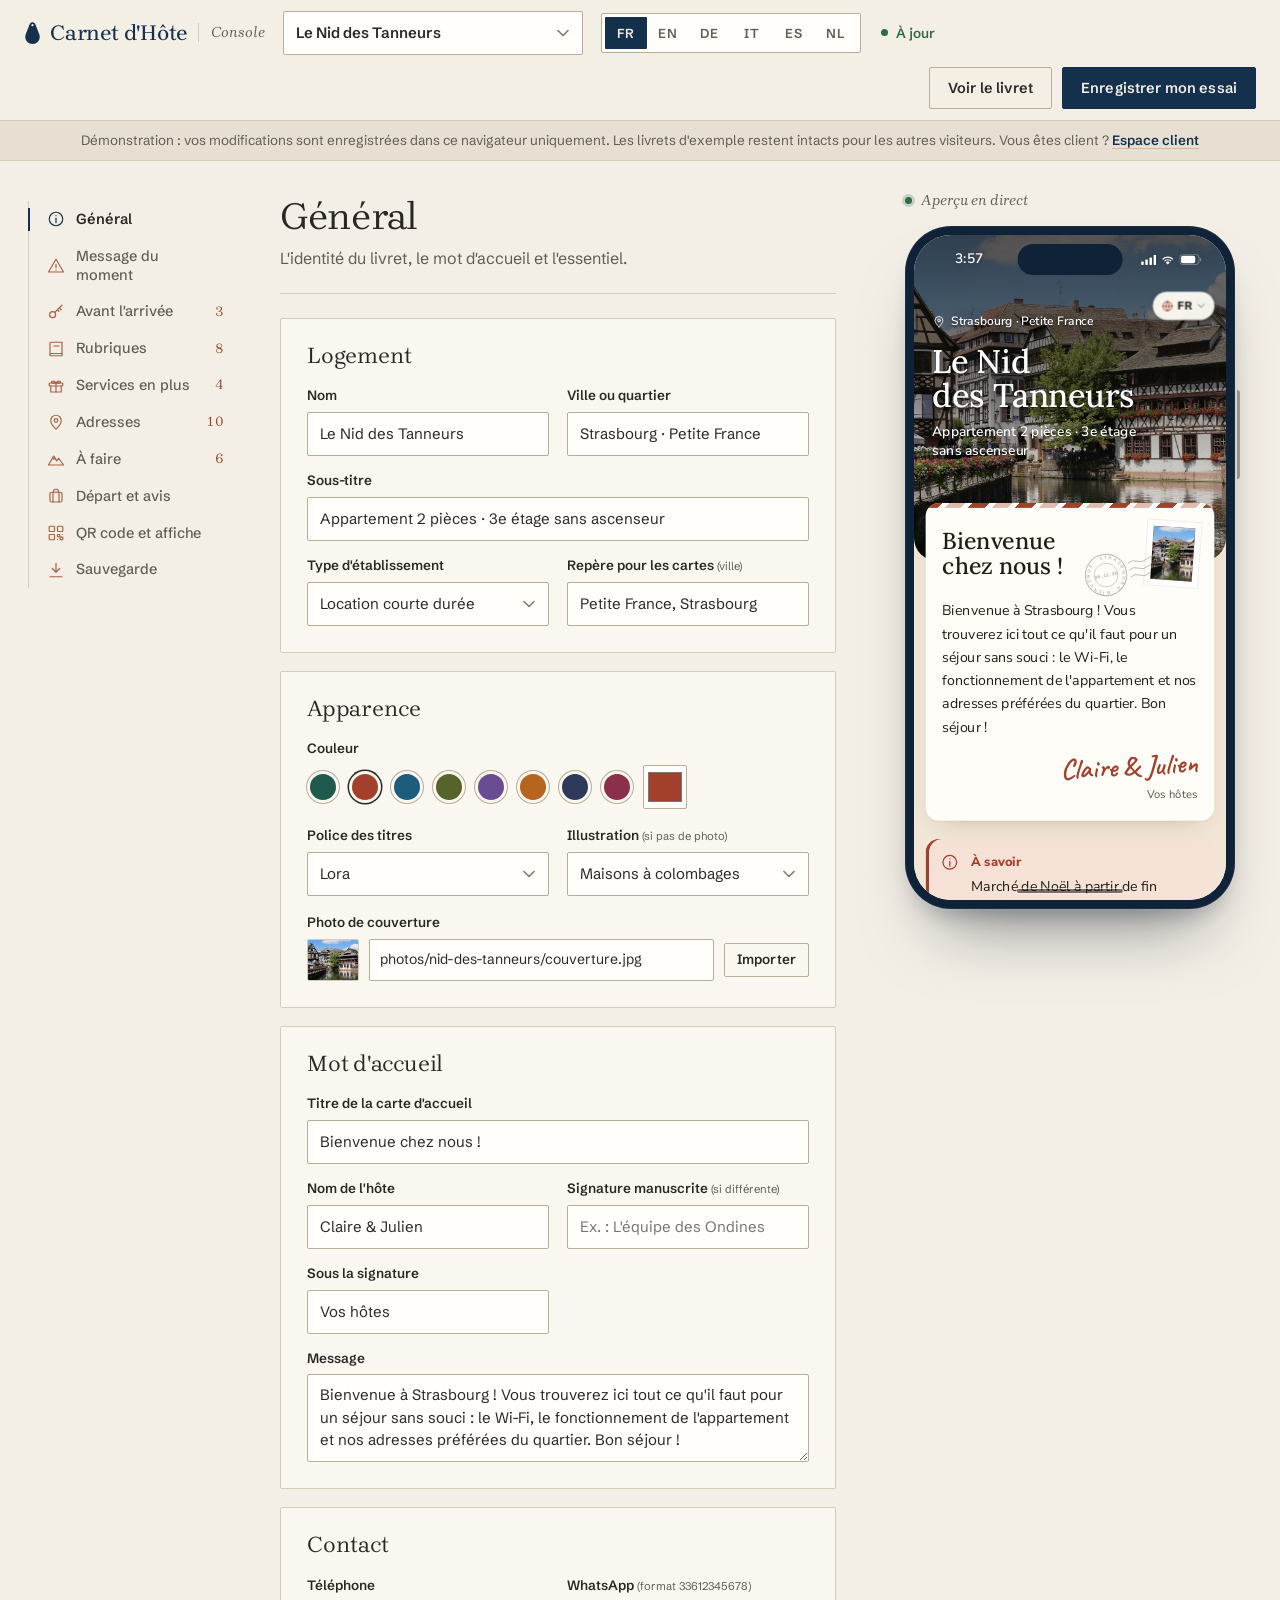
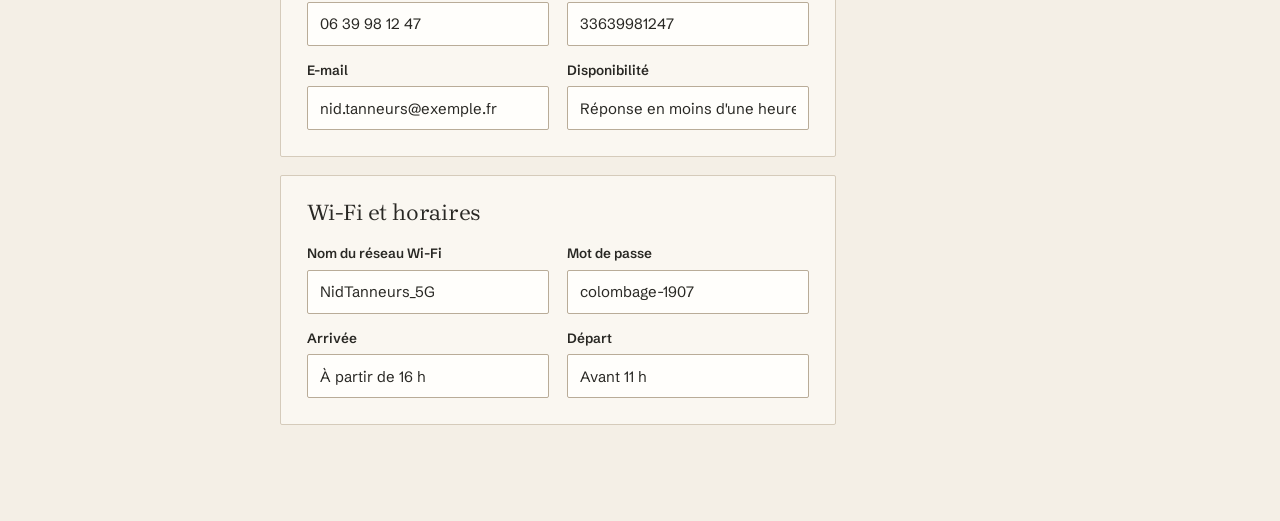
<file: console.html>
<!doctype html>
<html lang="fr">
<head>
<meta charset="utf-8">
<meta name="viewport" content="width=device-width, initial-scale=1, viewport-fit=cover">
<title>Console · Carnet d'Hôte</title>
  <link rel="icon" href="/favicon.ico" sizes="48x48">
  <link rel="icon" type="image/svg+xml" href="/assets/favicon.svg">
  <link rel="icon" type="image/png" sizes="192x192" href="/assets/favicon-192.png">
  <link rel="apple-touch-icon" href="/apple-touch-icon.png">
<meta name="robots" content="noindex">
<meta name="theme-color" content="#F4EFE6">
<link rel="stylesheet" href="assets/css/fonts.css?v=56">
<link rel="stylesheet" href="assets/css/console.css?v=18">
</head>
<body>

<header class="cbar" id="cbar">
  <a class="logo" href="index.html" title="Retour au site">
    <span data-brand>Carnet d'Hôte</span><span class="tag">Console</span>
  </a>
  <label class="pick" for="pick"><span class="sr">Livret à modifier</span><select id="pick"></select></label>
  <div class="langsw" role="group" aria-label="Langue en cours de modification">
    <button type="button" data-ed="fr" aria-pressed="true">FR</button><button type="button" data-ed="en" aria-pressed="false">EN</button><button type="button" data-ed="de" aria-pressed="false">DE</button><button type="button" data-ed="it" aria-pressed="false">IT</button><button type="button" data-ed="es" aria-pressed="false">ES</button><button type="button" data-ed="nl" aria-pressed="false">NL</button>
  </div>
  <span class="status ok" id="status" role="status">À jour</span>
  <div class="cbar-actions">
    <a class="btn" id="open-livret" href="livret.html" target="_blank" rel="noopener">Voir le livret</a>
    <button class="btn primary" type="button" id="publish">Enregistrer mon essai</button>
  </div>
</header>
<p class="demo-note" id="demo-note">Démonstration : vos modifications sont enregistrées dans ce navigateur uniquement. Les livrets d'exemple restent intacts pour les autres visiteurs.</p>
<p class="en-note" id="en-note" hidden>Vous modifiez la version anglaise. Un champ vide reprend le texte français (affiché en gris). Les champs grisés sont communs aux deux langues.</p>
<div class="conflict" id="conflict" role="alert" hidden>
  <p><b>Ce livret a été publié depuis un autre appareil<span id="conflict-when"></span>.</b> Vos modifications en cours partent d'une version plus ancienne.</p>
  <div class="row"><button class="btn tiny primary" type="button" id="conflict-force">Publier quand même</button><button class="btn tiny" type="button" id="conflict-load">Charger la version en ligne</button></div>
</div>
<div class="compte-msg" id="compte-msg" hidden><p></p><button class="btn" type="button" data-retry hidden>Réessayer</button></div>

<div class="shell">
  <nav class="tabs" role="tablist" aria-label="Sections du livret" id="tabs">
    <button type="button" role="tab" id="tab-general" aria-controls="p-general" aria-selected="true" data-tab="general"></button>
    <button type="button" role="tab" id="tab-annonce" aria-controls="p-annonce" aria-selected="false" data-tab="annonce"></button>
    <button type="button" role="tab" id="tab-arrivee" aria-controls="p-arrivee" aria-selected="false" data-tab="arrivee"></button>
    <button type="button" role="tab" id="tab-rubriques" aria-controls="p-rubriques" aria-selected="false" data-tab="rubriques"></button>
    <button type="button" role="tab" id="tab-services" aria-controls="p-services" aria-selected="false" data-tab="services"></button>
    <button type="button" role="tab" id="tab-adresses" aria-controls="p-adresses" aria-selected="false" data-tab="adresses"></button>
    <button type="button" role="tab" id="tab-activites" aria-controls="p-activites" aria-selected="false" data-tab="activites"></button>
    <button type="button" role="tab" id="tab-depart" aria-controls="p-depart" aria-selected="false" data-tab="depart"></button>
    <button type="button" role="tab" id="tab-qr" aria-controls="p-qr" aria-selected="false" data-tab="qr"></button>
    <button type="button" role="tab" id="tab-sauvegarde" aria-controls="p-sauvegarde" aria-selected="false" data-tab="sauvegarde"></button>
  </nav>

  <main class="panel" id="panel">

    <!-- GÉNÉRAL -->
    <section role="tabpanel" id="p-general" aria-labelledby="tab-general" data-panel="general">
      <div class="panel-head"><div><h2>Général</h2><p>L'identité du livret, le mot d'accueil et l'essentiel.</p></div></div>
      <div class="grp">
        <h3>Logement</h3>
        <div class="grid2">
          <label class="fld" for="g-nom"><span>Nom</span><input id="g-nom" data-path="nom" maxlength="60"></label>
          <label class="fld" for="g-ville"><span>Ville ou quartier</span><input id="g-ville" data-path="ville" maxlength="60"></label>
          <label class="fld full" for="g-sous"><span>Sous-titre</span><input id="g-sous" data-path="sousTitre" data-tr="1" maxlength="90"></label>
          <label class="fld" for="g-type"><span>Type d'établissement</span><select id="g-type" data-path="type"><option value="location">Location courte durée</option><option value="maison">Maison / chambres d'hôtes</option><option value="hotel">Hôtel</option></select></label>
          <label class="fld" for="g-carte"><span>Repère pour les cartes <small>(ville)</small></span><input id="g-carte" data-path="carte" placeholder="Ex. : Petite France, Strasbourg"></label>
        </div>
      </div>
      <div class="grp">
        <h3>Apparence</h3>
        <div class="fld"><span>Couleur</span><div class="swatches" id="swatches"></div></div>
        <div class="grid2">
          <label class="fld" for="g-police"><span>Police des titres</span><select id="g-police" data-path="theme.police"><option>Lora</option><option>Newsreader</option><option>Young Serif</option><option>Marcellus</option><option>Schibsted Grotesk</option></select></label>
          <label class="fld" for="g-motif"><span>Illustration <small>(si pas de photo)</small></span><select id="g-motif" data-path="theme.motif"><option value="colombages">Maisons à colombages</option><option value="lac">Lac et montagnes</option><option value="collines">Collines et cyprès</option></select></label>
        </div>
        <div class="fld"><span>Photo de couverture</span>
          <div class="photo-row"><img class="thumb" data-thumb-for="g-cover" alt=""><input id="g-cover" data-path="theme.couverture" data-photo="1" placeholder="photos/mon-livret/couverture.jpg"><label class="btn tiny" for="g-cover-file">Importer</label><input type="file" accept="image/*" class="sr" id="g-cover-file" data-tpath="theme.couverture"></div>
        </div>
      </div>
      <div class="grp">
        <h3>Mot d'accueil</h3>
        <div class="grid2">
          <label class="fld full" for="g-titre-acc"><span>Titre de la carte d'accueil</span><input id="g-titre-acc" data-path="titreAccueil" data-tr="1" placeholder="Bienvenue chez nous !"></label>
          <label class="fld" for="h-nom"><span>Nom de l'hôte</span><input id="h-nom" data-path="hote.nom" placeholder="Ex. : Claire & Julien"></label>
          <label class="fld" for="h-sign"><span>Signature manuscrite <small>(si différente)</small></span><input id="h-sign" data-path="hote.signature" data-tr="1" placeholder="Ex. : L'équipe des Ondines"></label>
          <label class="fld" for="h-role"><span>Sous la signature</span><input id="h-role" data-path="hote.role" data-tr="1" placeholder="Ex. : Vos hôtes"></label>
          <label class="fld full" for="g-bienvenue"><span>Message</span><textarea id="g-bienvenue" data-path="bienvenue" data-tr="1" maxlength="400"></textarea></label>
        </div>
      </div>
      <div class="grp">
        <h3>Contact</h3>
        <div class="grid2">
          <label class="fld" for="h-tel"><span>Téléphone</span><input id="h-tel" data-path="hote.tel" type="tel" inputmode="tel"></label>
          <label class="fld" for="h-wa"><span>WhatsApp <small>(format 33612345678)</small></span><input id="h-wa" data-path="hote.whatsapp" inputmode="numeric"></label>
          <label class="fld" for="h-mail"><span>E-mail</span><input id="h-mail" data-path="hote.email" type="email"></label>
          <label class="fld" for="h-rep"><span>Disponibilité</span><input id="h-rep" data-path="hote.reponse" data-tr="1" placeholder="Ex. : Réponse en moins d'une heure"></label>
        </div>
      </div>
      <div class="grp">
        <h3>Wi-Fi et horaires</h3>
        <div class="grid2">
          <label class="fld" for="w-ssid"><span>Nom du réseau Wi-Fi</span><input id="w-ssid" data-path="wifi.reseau" autocomplete="off" spellcheck="false"></label>
          <label class="fld" for="w-pass"><span>Mot de passe</span><input id="w-pass" data-path="wifi.motDePasse" autocomplete="off" spellcheck="false"></label>
          <label class="fld" for="t-arr"><span>Arrivée</span><input id="t-arr" data-path="horaires.arrivee" data-tr="1" placeholder="Ex. : À partir de 16 h"></label>
          <label class="fld" for="t-dep"><span>Départ</span><input id="t-dep" data-path="horaires.depart" data-tr="1" placeholder="Ex. : Avant 11 h"></label>
        </div>
      </div>
    </section>

    <!-- MESSAGE DU MOMENT -->
    <section role="tabpanel" id="p-annonce" aria-labelledby="tab-annonce" data-panel="annonce" hidden>
      <div class="panel-head"><div><h2>Message du moment</h2><p>Un bandeau en haut du livret pour une information temporaire.</p></div></div>
      <div class="grp">
        <label class="switch" for="a-actif"><input type="checkbox" id="a-actif" data-path="annonce.actif"><span class="sw"></span>Afficher le message</label>
        <fieldset class="seg"><legend class="sr">Style du message</legend>
          <label><input type="radio" name="a-style" id="a-style-info" value="info" data-path="annonce.style">À savoir</label>
          <label><input type="radio" name="a-style" id="a-style-alerte" value="alerte" data-path="annonce.style">Important</label>
          <label><input type="radio" name="a-style" id="a-style-bonplan" value="bonplan" data-path="annonce.style">Bon plan</label>
        </fieldset>
        <label class="fld" for="a-texte"><span>Texte</span><textarea id="a-texte" data-path="annonce.texte" data-tr="1" maxlength="220"></textarea><small class="count" id="a-count"></small></label>
        <div class="fld fr-only"><span>Idées</span><div class="chips" id="a-ideas">
          <button type="button" data-style="alerte" data-text="Travaux dans la rue jeudi : l'accès voiture est fermé de 8 h à 17 h.">Travaux</button>
          <button type="button" data-style="info" data-text="Coupure d'eau prévue mardi matin de 9 h à 11 h. Des bouteilles d'eau sont dans le placard de la cuisine.">Coupure d'eau</button>
          <button type="button" data-style="bonplan" data-text="Ce week-end, fête du quartier sur la place : concerts gratuits et marché d'artisans.">Événement</button>
          <button type="button" data-style="info" data-text="Notre boulangerie habituelle est fermée pour congés jusqu'au 15. Les autres adresses sont dans « Adresses utiles ».">Commerce fermé</button>
        </div></div>
        <label class="fld" for="a-fin"><span>Masquer automatiquement après le <small>(facultatif)</small></span><input type="date" id="a-fin" data-path="annonce.fin"></label>
      </div>
    </section>

    <!-- AVANT VOTRE ARRIVÉE -->
    <section role="tabpanel" id="p-arrivee" aria-labelledby="tab-arrivee" data-panel="arrivee" hidden>
      <div class="panel-head"><div><h2>Avant votre arrivée</h2><p>Comment venir et entrer. Ce lien s'envoie la veille dans la conversation avec le voyageur.</p></div></div>
      <div class="grp">
        <h3>Lien à envoyer la veille</h3>
        <code class="url" id="arr-url"></code>
        <p class="hint">Le voyageur arrive directement sur cette partie du livret, avec un message « Votre séjour approche ».</p>
        <label class="fld" for="arr-msg"><span>Message prêt à envoyer <small>(dans la langue sélectionnée en haut)</small></span><textarea id="arr-msg" readonly></textarea></label>
        <div class="row"><button class="btn primary" type="button" id="copy-arr-msg">Copier le message</button><button class="btn" type="button" id="copy-arr">Copier le lien seul</button></div>
      </div>
      <div class="grp">
        <h3>Adresse et position</h3>
        <div class="grid2">
          <label class="fld full" for="g-adresse"><span>Adresse affichée</span><input id="g-adresse" data-path="adresse" data-tr="1" placeholder="Ex. : 12 rue des Tanneurs, 67000 Strasbourg"></label>
          <label class="fld full" for="g-geo"><span>Coordonnées GPS du logement <small>(pour la carte et la météo)</small></span><input id="g-geo" data-path="geo" data-geo="1" placeholder="Ex. : 48.5806, 7.7420" inputmode="decimal"></label>
        </div>
        <p class="hint">Dans Google Maps, faites un clic droit sur le logement : les coordonnées s'affichent en premier, il suffit de cliquer dessus pour les copier.</p>
        <label class="fld" for="arr-texte"><span>Phrase d'introduction</span><textarea id="arr-texte" data-path="arrivee.texte" data-tr="1" placeholder="Tout ce qu'il faut pour arriver sans stress."></textarea></label>
      </div>
      <div class="items" id="list-blocs"></div>
      <button class="add" type="button" data-add="blocs"><span aria-hidden="true">+</span> Ajouter un bloc (en train, en voiture, clés…)</button>
    </section>

    <!-- RUBRIQUES -->
    <section role="tabpanel" id="p-rubriques" aria-labelledby="tab-rubriques" data-panel="rubriques" hidden>
      <div class="panel-head"><div><h2>Rubriques</h2><p>Équipements, règles, accès : une rubrique par sujet. Les flèches changent l'ordre.</p></div></div>
      <div class="items" id="list-rubriques"></div>
      <button class="add" type="button" data-add="rubriques"><span aria-hidden="true">+</span> Ajouter une rubrique</button>
    </section>

    <!-- SERVICES EN PLUS -->
    <section role="tabpanel" id="p-services" aria-labelledby="tab-services" data-panel="services" hidden>
      <div class="panel-head"><div><h2>Services en plus</h2><p>Départ tardif, ménage, panier repas… Le bouton « Demander » ouvre un message déjà rédigé vers l'hôte.</p></div></div>
      <div class="grp">
        <label class="fld" for="h-canal"><span>Les demandes arrivent par</span><select id="h-canal" data-path="hote.canal"><option value="">Automatique (WhatsApp, sinon SMS, sinon e-mail)</option><option value="whatsapp">WhatsApp</option><option value="sms">SMS</option><option value="email">E-mail</option></select></label>
      </div>
      <div class="items" id="list-services"></div>
      <button class="add" type="button" data-add="services"><span aria-hidden="true">+</span> Ajouter un service</button>
    </section>

    <!-- ADRESSES -->
    <section role="tabpanel" id="p-adresses" aria-labelledby="tab-adresses" data-panel="adresses" hidden>
      <div class="panel-head"><div><h2>Adresses utiles</h2><p>Commerces, santé, restaurants. Avec des coordonnées GPS, l'adresse apparaît aussi sur la carte.</p></div></div>
      <div class="items" id="list-adresses"></div>
      <button class="add" type="button" data-add="adresses"><span aria-hidden="true">+</span> Ajouter une adresse</button>
    </section>

    <!-- ACTIVITÉS -->
    <section role="tabpanel" id="p-activites" aria-labelledby="tab-activites" data-panel="activites" hidden>
      <div class="panel-head"><div><h2>À faire autour</h2><p>Vos idées de sorties, avec une photo, la distance et la durée.</p></div></div>
      <div class="items" id="list-activites"></div>
      <button class="add" type="button" data-add="activites"><span aria-hidden="true">+</span> Ajouter une activité</button>
    </section>

    <!-- DÉPART, AVIS & URGENCES -->
    <section role="tabpanel" id="p-depart" aria-labelledby="tab-depart" data-panel="depart" hidden>
      <div class="panel-head"><div><h2>Départ, avis et urgences</h2><p>La check-list du dernier jour, la demande d'avis et les contacts santé.</p></div></div>
      <div class="grp">
        <h3>Check-list de départ</h3>
        <label class="fld" for="d-list"><span>Une tâche par ligne</span><textarea id="d-list" class="tall" data-path="depart" data-lines="1" data-tr="1"></textarea></label>
      </div>
      <div class="grp">
        <h3>Avis</h3>
        <label class="fld" for="d-avis-lien"><span>Lien vers la page d'avis <small>(Google, Airbnb, Booking…)</small></span><input id="d-avis-lien" data-path="avisLien" type="url" placeholder="https://g.page/r/…/review"></label>
        <p class="hint">Le bouton « Laisser un avis » apparaît en bas du livret et quand le voyageur a coché toute sa check-list de départ.</p>
        <label class="fld" for="d-avis"><span>Mot de la fin</span><textarea id="d-avis" data-path="avis" data-tr="1" maxlength="300"></textarea></label>
      </div>
      <div class="grp">
        <h3>Urgences</h3>
        <p class="hint">Les numéros nationaux (112, 15, 17, 18, 114, 3237) sont ajoutés automatiquement.</p>
        <div class="grid2">
          <label class="fld" for="u-hop"><span>Hôpital le plus proche</span><input id="u-hop" data-path="urgences.hopital.nom"></label>
          <label class="fld" for="u-hop-d"><span>Précision</span><input id="u-hop-d" data-path="urgences.hopital.detail" data-tr="1" placeholder="Ex. : Urgences 24 h/24 · 15 min en voiture"></label>
          <label class="fld" for="u-hop-q"><span>Recherche carte <small>(facultatif)</small></span><input id="u-hop-q" data-path="urgences.hopital.requete"></label>
          <label class="fld" for="u-hop-geo"><span>Coordonnées GPS <small>(facultatif)</small></span><input id="u-hop-geo" data-path="urgences.hopital.geo" data-geo="1" placeholder="Ex. : 48.5766, 7.7471"></label>
          <label class="fld" for="u-ap"><span>Centre antipoison</span><input id="u-ap" data-path="urgences.antipoison" type="tel"></label>
        </div>
      </div>
    </section>

    <!-- QR CODE -->
    <section role="tabpanel" id="p-qr" aria-labelledby="tab-qr" data-panel="qr" hidden>
      <div class="panel-head"><div><h2>QR code et affiche</h2><p>Le QR code ne change jamais, même quand vous modifiez le livret.</p></div></div>
      <div class="grp">
        <h3>QR code du livret</h3>
        <div class="qr-row">
          <div class="qr-big" id="qr-big"></div>
          <div class="stack">
            <div class="fld"><span>Adresse ouverte par le QR code</span><code class="url" id="qr-url"></code></div>
            <div class="row"><button class="btn" type="button" id="copy-url">Copier l'adresse</button><button class="btn" type="button" id="dl-qr" data-download>Télécharger le QR (PNG)</button></div>
            <div class="fld"><span>Lien « Avant votre arrivée » <small>(à envoyer la veille)</small></span><code class="url" id="qr-arr-url"></code></div>
            <div class="row"><button class="btn" type="button" id="copy-qr-arr">Copier ce lien</button></div>
            <fieldset class="seg"><legend class="sr">Couleur du QR code</legend>
              <label><input type="radio" name="qr-color" id="qr-c-accent" value="accent" checked>Couleur du livret</label>
              <label><input type="radio" name="qr-color" id="qr-c-noir" value="noir">Noir</label>
            </fieldset>
          </div>
        </div>
      </div>
      <div class="grp">
        <h3>Affiche à imprimer (A6)</h3>
        <label class="switch" for="poster-wifi"><input type="checkbox" id="poster-wifi" checked><span class="sw"></span>Ajouter le Wi-Fi et son QR code de connexion</label>
        <img class="poster" id="poster-img" alt="Aperçu de l'affiche à imprimer">
        <div class="row"><button class="btn primary" type="button" id="dl-poster" data-download>Télécharger l'affiche (PNG)</button></div>
        <p class="hint" id="dl-hint" hidden>Pour enregistrer l'image : clic droit ou appui long sur l'affiche, puis « Enregistrer l'image ».</p>
      </div>
    </section>

    <!-- SAUVEGARDE (démo) / VERSIONS ET ACCÈS (connecté) -->
    <section role="tabpanel" id="p-sauvegarde" aria-labelledby="tab-sauvegarde" data-panel="sauvegarde" hidden>
      <div class="panel-head"><div><h2 class="demo-only">Sauvegarde</h2><h2 class="compte-only">Versions et accès</h2><p class="demo-only">Exportez le livret pour le mettre en ligne, ou importez une sauvegarde.</p><p class="compte-only">Chaque publication garde la version précédente : vous pouvez revenir en arrière à tout moment.</p></div></div>
      <p class="msg compte-only" id="local-hint" hidden>Ce livret n'est pas encore en ligne. « Publier » le met dans la base : vous choisirez alors son adresse définitive (celle du QR code).</p>
      <div class="grp compte-only" id="versions-grp" hidden>
        <h3>Versions précédentes</h3>
        <p class="hint">« Reprendre » charge l'ancienne version dans la console, sans rien changer en ligne. Vérifiez-la, puis cliquez sur « Publier ».</p>
        <div id="versions"></div>
      </div>
      <div class="grp compte-only admin-only" id="acces-grp" hidden>
        <h3>Accès de l'hôte</h3>
        <p class="hint">Créez d'abord le compte de l'hôte dans Supabase (Authentication → Users → Add user, « Auto Confirm User » coché), puis donnez-lui l'accès ici.</p>
        <ul class="alist" id="acces-list"></ul>
        <form class="row" id="acces-form" novalidate>
          <label class="fld grow" for="acces-mail"><span class="sr">E-mail du compte de l'hôte</span><input id="acces-mail" type="email" placeholder="E-mail du compte de l'hôte" autocomplete="off"></label>
          <button class="btn" type="submit">Donner l'accès</button>
        </form>
        <p class="msg" id="acces-msg" role="status" hidden></p>
        <label class="fld" for="invite"><span>Message à lui envoyer</span><textarea id="invite" class="tall" readonly></textarea></label>
        <div class="row"><button class="btn" type="button" id="copy-invite">Copier le message</button></div>
        <h3>Mise en ligne</h3>
        <label class="switch" for="actif"><input type="checkbox" id="actif"><span class="sw"></span>Livret en ligne</label>
        <p class="hint">Désactivé, le QR code affiche « Livret introuvable » (fin d'abonnement par exemple). Rien n'est supprimé : réactivez quand vous voulez.</p>
      </div>
      <div class="grp admin-only">
        <h3>Formule Premium</h3>
        <label class="switch" for="sans-mention"><input type="checkbox" id="sans-mention" data-path="sansMention"><span class="sw"></span>Retirer la mention « Livret d'accueil créé avec Carnet d'Hôte »</label>
        <p class="hint">Réservé à la formule Premium. Seul l'administrateur voit ce réglage ; il s'applique à la prochaine publication.</p>
      </div>
      <div class="grp admin-only">
        <h3>Exporter</h3>
        <p class="hint demo-only">À coller dans le fichier data/livrets.js du site pour publier le livret pour tous. La version anglaise est incluse.</p>
        <p class="hint compte-only">Copie de sauvegarde du livret tel qu'il est dans la console (texte à garder de côté ou à réimporter).</p>
        <textarea class="code" id="export" readonly aria-label="Livret exporté"></textarea>
        <div class="row"><button class="btn" type="button" id="copy-export">Copier</button></div>
      </div>
      <div class="grp admin-only compte-only">
        <h3>Photos des sorties</h3>
        <p class="hint">Cherche une photo pour chaque sortie : d'abord la vôtre dans la base (photos/_lieux), sinon Wikimedia. Les photos déposées par le client ne sont pas touchées.</p>
        <div class="row"><button class="btn" type="button" id="do-refresh-photos">Rafraîchir les photos des sorties</button></div>
        <p class="msg" id="refresh-msg" hidden></p>
      </div>
      <div class="grp admin-only">
        <h3>Importer</h3>
        <p class="hint">Choisissez le fichier .json du livret, ou collez son contenu. Les photos du client se placent toutes seules.</p>
        <div class="row"><label class="btn" for="import-file">Choisir le fichier du livret</label><input type="file" id="import-file" class="sr" accept=".json,.txt,application/json,text/plain"></div>
        <textarea class="code" id="import" aria-label="Livret à importer" placeholder="…ou collez ici le contenu du livret"></textarea>
        <div class="row"><button class="btn" type="button" id="do-import">Importer dans la console</button></div>
        <p class="msg" id="import-msg" hidden></p>
      </div>
      <div class="grp">
        <h3>Revenir en arrière</h3>
        <p class="hint" id="reset-hint">Supprime vos modifications sur cet appareil et recharge la version d'origine.</p>
        <div class="row"><button class="btn danger" type="button" id="reset">Restaurer la version d'origine</button></div>
      </div>
    </section>
  </main>

  <aside class="preview" id="preview" aria-label="Aperçu du livret">
    <div class="row" style="justify-content:space-between;width:min(330px,100%)"><span class="preview-label">Aperçu en direct</span><button class="btn tiny preview-close" type="button" id="close-preview">Fermer</button></div>
    <div class="phone"><div class="screen"><iframe id="frame" name="cdh-apercu" title="Aperçu du livret en cours de modification"></iframe></div></div>
  </aside>
</div>


<dialog class="dlg" id="dlg-creer" aria-labelledby="c-title">
  <form id="f-creer" class="stack" novalidate>
    <h2 id="c-title">Mettre ce livret en ligne</h2>
    <p class="hint">Choisissez son adresse définitive. Elle est dans le QR code : ne la changez plus une fois les supports imprimés.</p>
    <label class="fld" for="c-id"><span>Adresse du livret</span>
      <span class="idfield"><code id="c-prefix"></code><input id="c-id" maxlength="60" autocomplete="off" spellcheck="false" inputmode="url"></span>
    </label>
    <p class="msg err" id="c-msg" role="alert" hidden></p>
    <div class="row"><button class="btn primary" type="submit" id="c-go">Mettre en ligne</button><button class="btn" type="button" id="c-cancel">Annuler</button></div>
  </form>
</dialog>

<button class="fab" type="button" id="show-preview"><svg class="ico-s" viewBox="0 0 24 24" fill="none" stroke="currentColor" stroke-width="2" stroke-linecap="round" stroke-linejoin="round" aria-hidden="true"><path d="M2 12s3.5-7 10-7 10 7 10 7-3.5 7-10 7S2 12 2 12Z"/><circle cx="12" cy="12" r="3"/></svg>Aperçu</button>

<script src="assets/js/config.js?v=59"></script>
<script src="assets/js/icons.js?v=18"></script>
<script src="data/livrets.js"></script>
<script src="assets/js/store.js?v=18"></script>
<script src="assets/js/cloud.js?v=18"></script>
<script src="assets/js/vendor/qrcode.js"></script>
<script src="assets/js/qr.js?v=18"></script>
<script src="assets/js/console.js?v=18_2"></script>
</body>
</html>
</file>
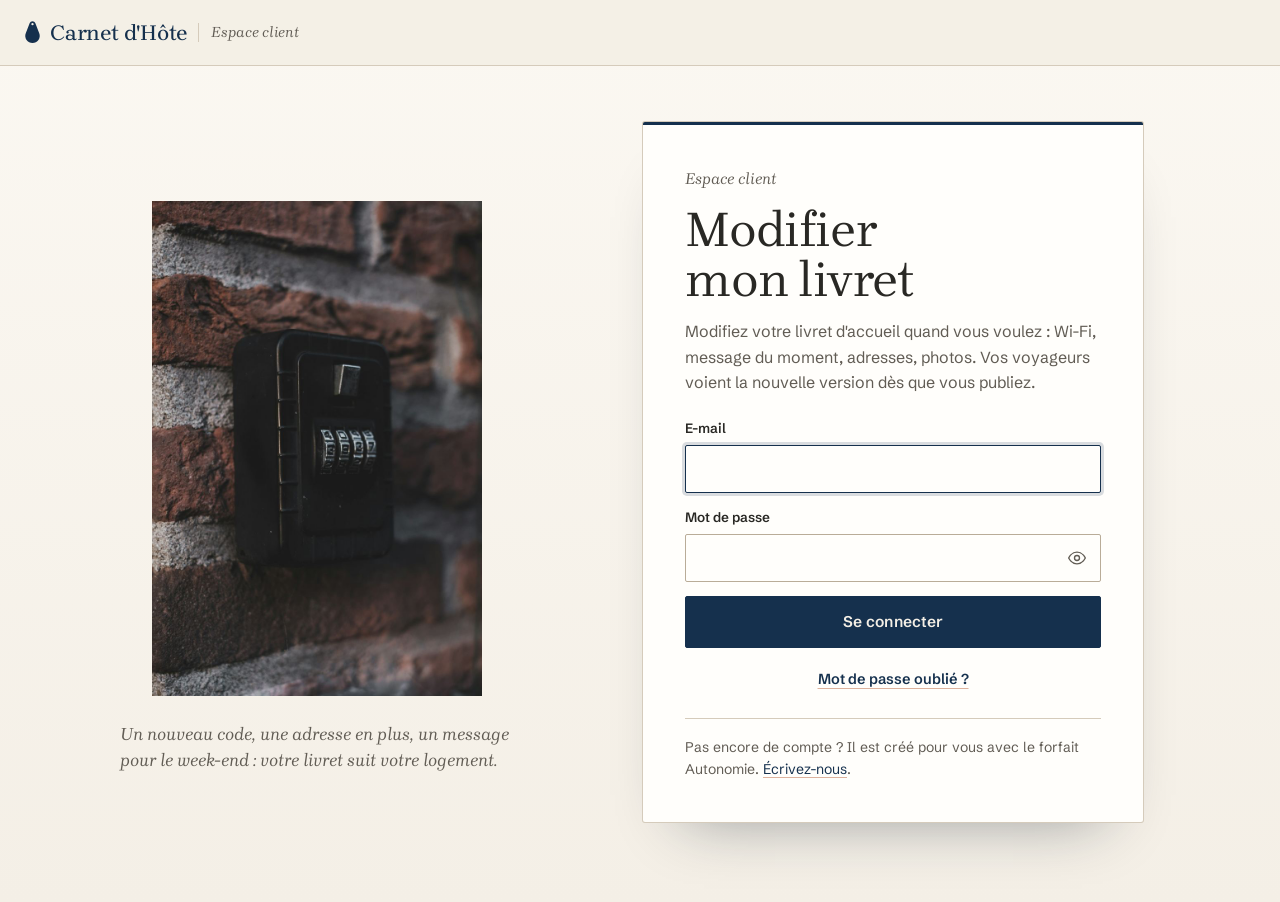
<file: espace.html>
<!doctype html>
<html lang="fr" data-theme="light">
<head>
<meta charset="utf-8">
<meta name="viewport" content="width=device-width, initial-scale=1, viewport-fit=cover">
<title>Espace client · Carnet d'Hôte</title>
  <link rel="icon" href="/favicon.ico" sizes="48x48">
  <link rel="icon" type="image/svg+xml" href="/assets/favicon.svg">
  <link rel="icon" type="image/png" sizes="192x192" href="/assets/favicon-192.png">
  <link rel="apple-touch-icon" href="/apple-touch-icon.png">
<meta name="robots" content="noindex">
<meta name="theme-color" content="#F4EFE6">
<meta name="description" content="Connectez-vous pour modifier votre livret d'accueil.">
<link rel="stylesheet" href="assets/css/fonts.css?v=56">
<link rel="stylesheet" href="assets/css/console.css?v=18">
<link rel="stylesheet" href="assets/css/espace.css?v=22">
</head>
<body class="espace">

<header class="cbar" id="cbar">
  <a class="logo" href="index.html" title="Retour au site">
    <span data-brand>Carnet d'Hôte</span><span class="tag">Espace client</span>
  </a>
  <div class="cbar-actions" id="who" hidden>
    <span class="who-mail" id="who-mail"></span>
    <button class="btn" type="button" id="logout">Se déconnecter</button>
  </div>
</header>

<main class="es-main" id="main" aria-live="polite">

  <!-- Chargement -->
  <section class="es-view" data-view="chargement">
    <p class="es-wait"><span class="spin" aria-hidden="true"></span>Chargement…</p>
  </section>

  <!-- Espace client non activé (Supabase non configuré) -->
  <section class="es-view es-card es-narrow" data-view="inactif" hidden>
    <h1>Espace client</h1>
    <p>L'espace client n'est pas encore ouvert. Pour modifier votre livret, écrivez-nous&nbsp;: nous faisons le changement pour vous.</p>
    <p><a class="btn primary" data-mail href="#">Nous écrire</a></p>
    <p class="hint">Pour l'administrateur du site : renseignez <code>supabaseUrl</code> et <code>supabaseCle</code> dans <code>assets/js/config.js</code> (voir le README).</p>
  </section>

  <!-- Connexion -->
  <section class="es-view es-login" data-view="connexion" hidden>
   <figure class="es-visuel" aria-hidden="true">
     <div class="es-objet"><span class="es-anneau"></span><div class="es-tag"><img src="photos/nid-des-tanneurs/boite-a-cles.jpg" alt="" width="800" height="1200"></div></div>
     <figcaption>Un nouveau code, une adresse en plus, un message pour le week-end&nbsp;: votre livret suit votre logement.</figcaption>
   </figure>
   <div class="es-card">
    <p class="es-sur">Espace client</p>
    <h1>Modifier mon livret</h1>
    <p class="lead">Modifiez votre livret d'accueil quand vous voulez&nbsp;: Wi-Fi, message du moment, adresses, photos. Vos voyageurs voient la nouvelle version dès que vous publiez.</p>
    <form id="f-login" class="stack" novalidate>
      <label class="fld" for="l-mail"><span>E-mail</span><input id="l-mail" type="email" autocomplete="username" inputmode="email" required></label>
      <label class="fld" for="l-pass"><span>Mot de passe</span>
        <span class="pw"><input id="l-pass" type="password" autocomplete="current-password" required><button type="button" class="pw-eye" data-eye="l-pass" aria-label="Afficher le mot de passe" aria-pressed="false"></button></span>
      </label>
      <p class="msg err" id="l-msg" role="alert" hidden></p>
      <button class="btn primary big" type="submit" id="l-go">Se connecter</button>
      <button class="linkbtn" type="button" data-go="oubli">Mot de passe oublié&nbsp;?</button>
    </form>
    <p class="hint es-foot">Pas encore de compte&nbsp;? Il est créé pour vous avec le forfait Autonomie. <a data-mail href="#">Écrivez-nous</a>.</p>
   </div>
  </section>

  <!-- Mot de passe oublié -->
  <section class="es-view es-card es-narrow" data-view="oubli" hidden>
    <p class="es-sur">Espace client</p>
    <h1>Mot de passe oublié</h1>
    <p class="lead">Indiquez l'e-mail de votre compte&nbsp;: vous recevrez un lien pour choisir un nouveau mot de passe.</p>
    <form id="f-oubli" class="stack" novalidate>
      <label class="fld" for="o-mail"><span>E-mail</span><input id="o-mail" type="email" autocomplete="username" inputmode="email" required></label>
      <p class="msg" id="o-msg" role="status" hidden></p>
      <button class="btn primary big" type="submit" id="o-go">Recevoir le lien</button>
      <button class="linkbtn" type="button" data-go="connexion">Retour à la connexion</button>
    </form>
  </section>

  <!-- Nouveau mot de passe (après le lien reçu par e-mail) -->
  <section class="es-view es-card es-narrow" data-view="nouveau" hidden>
    <p class="es-sur">Espace client</p>
    <h1>Nouveau mot de passe</h1>
    <p class="lead" id="n-lead">Choisissez votre nouveau mot de passe (8 caractères minimum).</p>
    <form id="f-nouveau" class="stack" novalidate>
      <label class="fld" for="n-pass"><span>Nouveau mot de passe</span>
        <span class="pw"><input id="n-pass" type="password" autocomplete="new-password" minlength="8" required><button type="button" class="pw-eye" data-eye="n-pass" aria-label="Afficher le mot de passe" aria-pressed="false"></button></span>
      </label>
      <label class="fld" for="n-pass2"><span>Confirmez</span><input id="n-pass2" type="password" autocomplete="new-password" minlength="8" required></label>
      <p class="msg err" id="n-msg" role="alert" hidden></p>
      <button class="btn primary big" type="submit" id="n-go">Enregistrer et continuer</button>
    </form>
  </section>

  <!-- Tableau de bord -->
  <section class="es-view es-shell" data-view="tableau" hidden>
    <nav class="es-nav" id="es-nav" aria-label="Espace client">
      <button type="button" data-sp="accueil" aria-current="page"><span data-ic="maison"></span>Tableau de bord</button>
      <button type="button" data-sp="livrets"><span data-ic="livre"></span>Mes livrets</button>
      <button type="button" data-sp="stats"><span data-ic="globe"></span>Statistiques</button>
      <button type="button" data-sp="affiche"><span data-ic="qr"></span>QR code et affiche</button>
      <button type="button" data-sp="boutique"><span data-ic="cadeau"></span>Boutique</button>
      <button type="button" data-sp="aide"><span data-ic="message"></span>Aide et support</button>
      <button type="button" data-sp="compte"><span data-ic="porte"></span>Mon compte</button>
    </nav>

    <div class="es-content">
      <p class="msg err" id="t-msg" role="alert" hidden></p>
      <div class="row es-admin" id="t-admin" hidden>
        <span class="badge">Administrateur</span>
        <a class="btn" href="console.html?compte">Ouvrir la console</a>
      </div>

      <!-- Tableau de bord -->
      <section class="es-panel" data-panel="accueil">
        <div id="hero"></div>
        <div class="tiles" id="tiles"></div>
        <h2 class="es-h2">Pour bien démarrer</h2>
        <div class="todo" id="todo"></div>
      </section>

      <!-- Mes livrets -->
      <section class="es-panel" data-panel="livrets" hidden>
        <div class="es-head"><div><p class="es-sur">Espace client</p><h1>Mes livrets</h1><p class="lead">Choisissez un livret pour le modifier, le voir ou copier son lien.</p></div></div>
        <div class="cards" id="cards"></div>
      </section>

      <!-- Statistiques -->
      <section class="es-panel" data-panel="stats" hidden>
        <div class="es-head"><div><p class="es-sur">Espace client</p><h1>Statistiques</h1><p class="lead">Combien de fois votre livret a été ouvert, jour par jour, sur les 30 derniers jours. Nous ne collectons aucune donnée sur vos voyageurs.</p></div></div>
        <div class="stats-list" id="stats-list"></div>
      </section>

      <!-- QR code et affiche -->
      <section class="es-panel" data-panel="affiche" hidden>
        <div class="es-head"><div><p class="es-sur">Espace client</p><h1>QR code et affiche</h1><p class="lead">Téléchargez le QR code de votre livret et l'affiche à imprimer (avec ou sans le Wi-Fi). Le QR code reste le même quand vous modifiez votre livret.</p></div></div>
        <div class="stats-list" id="affiche-list"></div>
      </section>

      <!-- Boutique -->
      <section class="es-panel" data-panel="boutique" hidden>
        <div class="es-head"><div><p class="es-sur">Espace client</p><h1>Boutique</h1><p class="lead">Des porte-clés transparents en plus, avec le nom de votre logement et le QR code de votre livret, pour vos voyageurs, vos co-hôtes ou vos autres logements.</p></div></div>
        <div class="shop" id="shop">
          <div class="shop-prev" id="shop-prev" aria-hidden="true"></div>
          <form class="shop-form es-box" id="f-shop" novalidate>
            <h2>Porte-clés transparent <span class="shop-price" id="shop-unit"></span></h2>
            <p class="meta">Visuel imprimé avec le nom du logement et le QR code, glissé dans le porte-clés. Frais d'envoi compris en France. Un porte-clés est déjà inclus dans votre formule&nbsp;: ceux-ci sont en plus.</p>
            <div class="grid2">
              <label class="fld" for="s-livret"><span>Livret</span><select id="s-livret"></select></label>
              <label class="fld" for="s-qte"><span>Quantité</span><input id="s-qte" type="number" min="1" max="50" value="1" inputmode="numeric"></label>
            </div>
            <fieldset class="swatches"><legend>Couleur du bandeau</legend><div id="s-cols"></div></fieldset>
            <label class="fld" for="s-nom"><span>Nom imprimé</span><input id="s-nom" type="text" maxlength="40" autocomplete="off"></label>
            <h3>Livraison</h3>
            <div class="grid2">
              <label class="fld" for="s-dest"><span>Nom du destinataire</span><input id="s-dest" type="text" autocomplete="name" required></label>
              <label class="fld" for="s-tel"><span>Téléphone (facultatif)</span><input id="s-tel" type="tel" autocomplete="tel"></label>
            </div>
            <label class="fld" for="s-adr"><span>Adresse</span><input id="s-adr" type="text" autocomplete="street-address" required></label>
            <div class="grid2">
              <label class="fld" for="s-cp"><span>Code postal</span><input id="s-cp" type="text" autocomplete="postal-code" required></label>
              <label class="fld" for="s-ville"><span>Ville</span><input id="s-ville" type="text" autocomplete="address-level2" required></label>
            </div>
            <label class="fld" for="s-pays"><span>Pays</span><select id="s-pays"></select></label>
            <p class="sr"><label>Ne pas remplir <input id="s-pot" name="_gotcha" tabindex="-1" autocomplete="off"></label></p>
            <div class="shop-total" aria-live="polite"><span>Total</span><b id="s-total"></b><small id="s-detail"></small></div>
            <label class="check" for="s-ok"><input type="checkbox" id="s-ok"><span>J'accepte que ces informations (nom, adresse, téléphone) soient transmises à Carnet d'Hôte, par le service d'envoi de formulaires Formspree, pour préparer et expédier ma commande (<a href="confidentialite.html">confidentialité</a>).</span></label>
            <p class="msg" id="s-msg" role="status" hidden></p>
            <div class="row"><button class="btn primary big" type="submit" id="s-go">Envoyer ma commande</button></div>
            <p class="meta">Aucun paiement n'est demandé maintenant&nbsp;: nous vous répondons sous 24 h avec le lien de paiement sécurisé, puis nous fabriquons et expédions. Délais de fabrication et de livraison : nous vous les indiquons dans notre réponse.</p>
          </form>
        </div>
      </section>

      <!-- Aide et support -->
      <section class="es-panel" data-panel="aide" hidden>
        <div class="es-head"><div><p class="es-sur">Espace client</p><h1>Aide et support</h1><p class="lead">Une question, un changement que vous préférez nous confier&nbsp;? Écrivez-nous&nbsp;: nous répondons personnellement, en général sous 24 h.</p></div></div>
        <div class="help">
          <div class="es-box"><h2>Nous écrire</h2><p>Décrivez ce que vous voulez changer ou ce qui ne marche pas, et indiquez le nom de votre logement.</p><p class="mail"><span data-cfg-mail></span></p><p><a class="btn primary" data-mail href="#">Nous écrire</a></p></div>
          <div class="es-box"><h2>Conditions et données</h2><p>Conditions générales, confidentialité et suppression de vos données.</p><p class="row"><a class="btn" href="cgv.html">CGV</a><a class="btn" href="confidentialite.html#supprimer">Supprimer mes données</a></p></div>
        </div>
        <h2 class="es-h2">Questions fréquentes</h2>
        <div class="faq">
          <details><summary>Comment modifier mon livret ?</summary><p>Cliquez sur « Modifier » : l'éditeur s'ouvre. Changez le Wi-Fi, un code, une adresse ou un message, puis cliquez sur « Publier ». Vos voyageurs voient la nouvelle version tout de suite.</p></details>
          <details><summary>Mon QR code change-t-il quand je modifie le livret ?</summary><p>Non. Le QR code et le lien restent les mêmes tant que votre forfait est actif : les porte-clés et l'affiche déjà posés continuent de fonctionner.</p></details>
          <details><summary>Je me suis trompé, puis-je revenir en arrière ?</summary><p>Oui. L'éditeur garde les dernières versions : l'onglet « Versions » permet de revenir à une version précédente en un clic.</p></details>
          <details><summary>Puis-je vous confier une modification ?</summary><p>Oui, écrivez-nous. Selon votre forfait, elle est comprise ou facturée à l'unité : nous vous l'indiquons avant de la faire.</p></details>
          <details><summary>Comment arrêter mon forfait ?</summary><p>Le forfait est sans engagement et résiliable avec 30 jours de préavis : écrivez-nous. Voir aussi les <a href="cgv.html#forfait">conditions</a>.</p></details>
        </div>
      </section>

      <!-- Mon compte -->
      <section class="es-panel" data-panel="compte" hidden>
        <div class="es-head"><div><p class="es-sur">Espace client</p><h1>Mon compte</h1><p class="lead" id="acc-mail"></p></div></div>
        <div class="help">
        <div class="es-box"><h2>Vos informations</h2><p>Compte relié à <b id="acc-mail2"></b>.</p><p>Pour changer l'adresse e-mail du compte, <a data-mail href="#">écrivez-nous</a>.</p></div>
        <div class="es-box"><h2>Votre abonnement</h2><p>Résiliez, changez de carte bancaire ou téléchargez vos factures, en ligne et sans nous écrire.</p><p><a class="btn" data-portail href="#" target="_blank" rel="noopener">Gérer mon abonnement</a></p></div>
        <div class="es-box"><h2>Vos données</h2><p>Vous pouvez demander l'accès à vos données ou leur suppression à tout moment.</p><p><a class="btn" href="confidentialite.html#supprimer">Supprimer mes données</a></p></div>
        </div>
        <form id="f-mdp" class="stack es-box es-account" novalidate>
          <h2>Changer de mot de passe</h2>
          <div class="grid2">
            <label class="fld" for="m-pass"><span>Nouveau mot de passe</span><input id="m-pass" type="password" autocomplete="new-password" minlength="8" required></label>
            <label class="fld" for="m-pass2"><span>Confirmez</span><input id="m-pass2" type="password" autocomplete="new-password" minlength="8" required></label>
          </div>
          <p class="msg" id="m-msg" role="status" hidden></p>
          <div class="row"><button class="btn primary" type="submit" id="m-go">Enregistrer</button></div>
        </form>
      </section>
    </div>
  </section>
</main>

<script src="assets/js/config.js?v=59"></script>
<script src="assets/js/icons.js?v=18"></script>
<script src="assets/js/tarifs.js?v=63"></script>
<script src="assets/js/vendor/qrcode.js"></script>
<script src="assets/js/qr.js?v=18"></script>
<script src="assets/js/store.js?v=18"></script>
<script src="assets/js/cloud.js?v=18"></script>
<script src="assets/js/espace.js?v=21"></script>
</body>
</html>
</file>
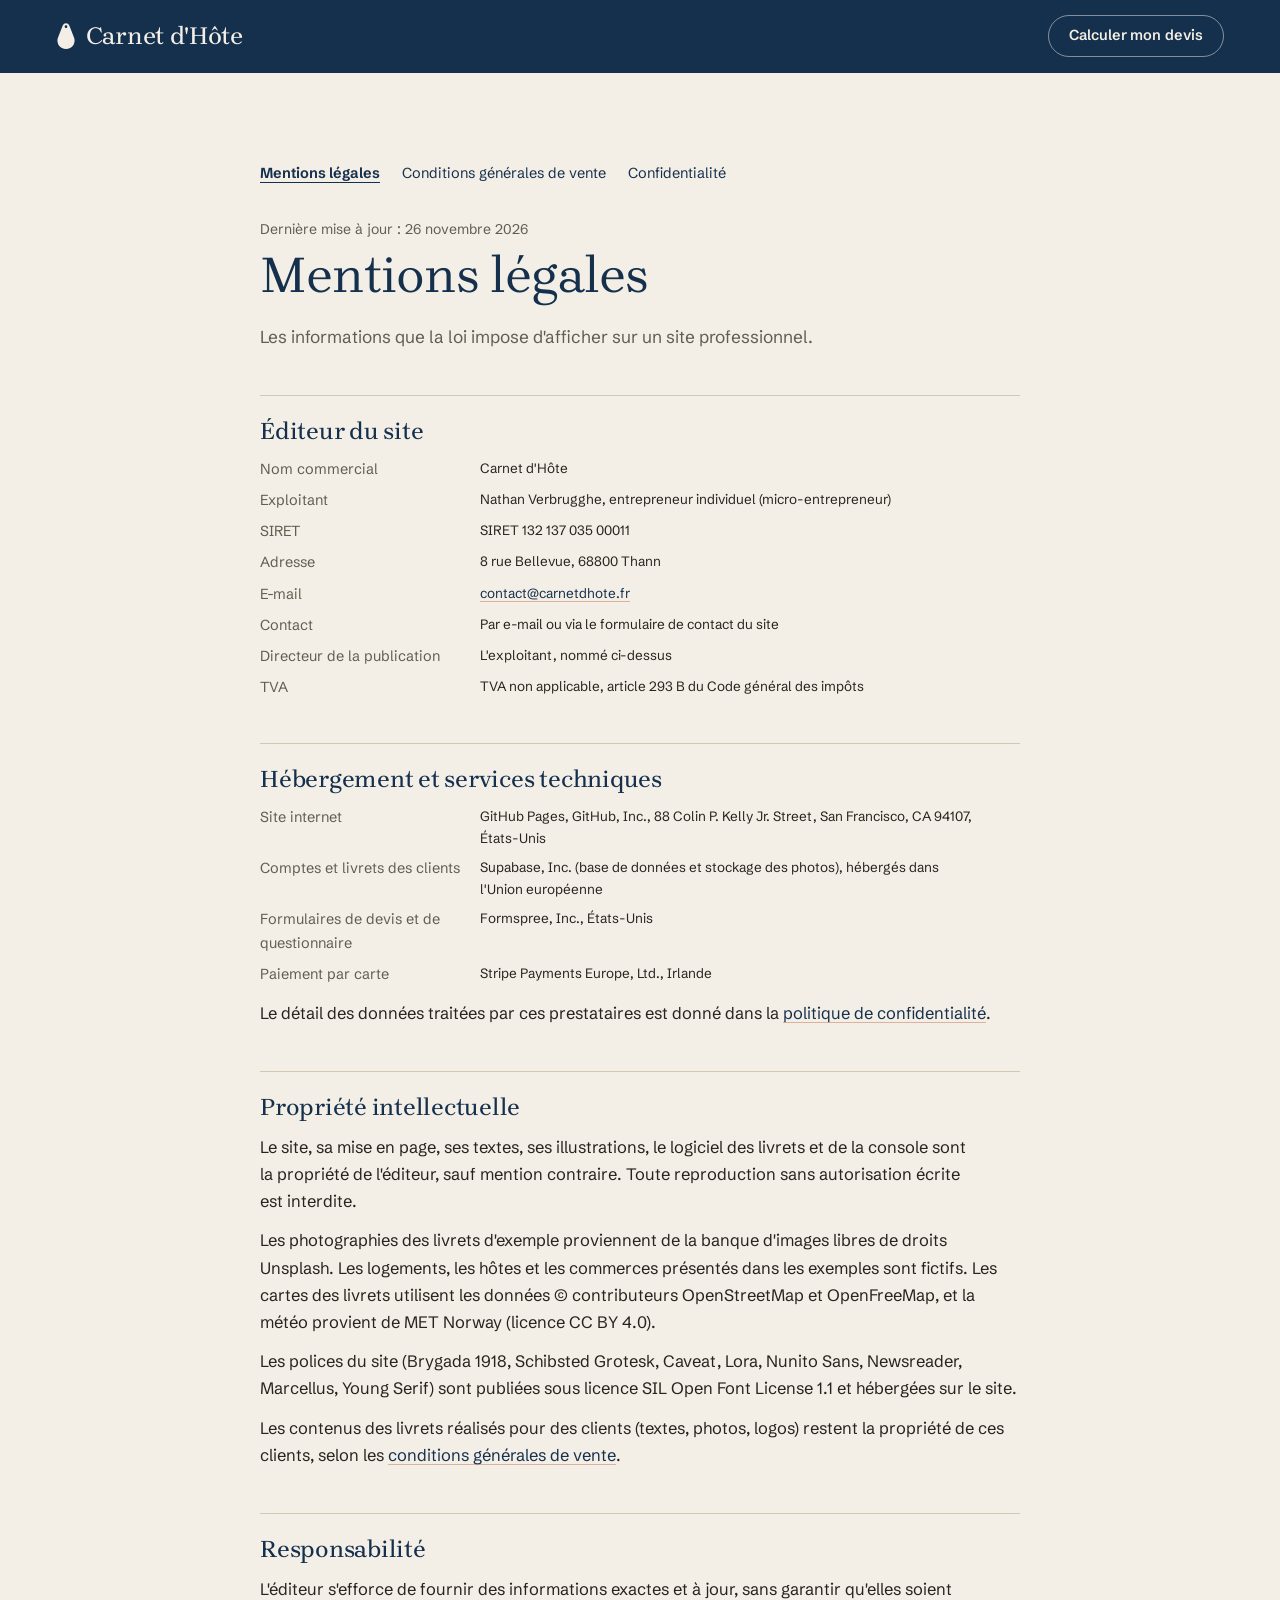
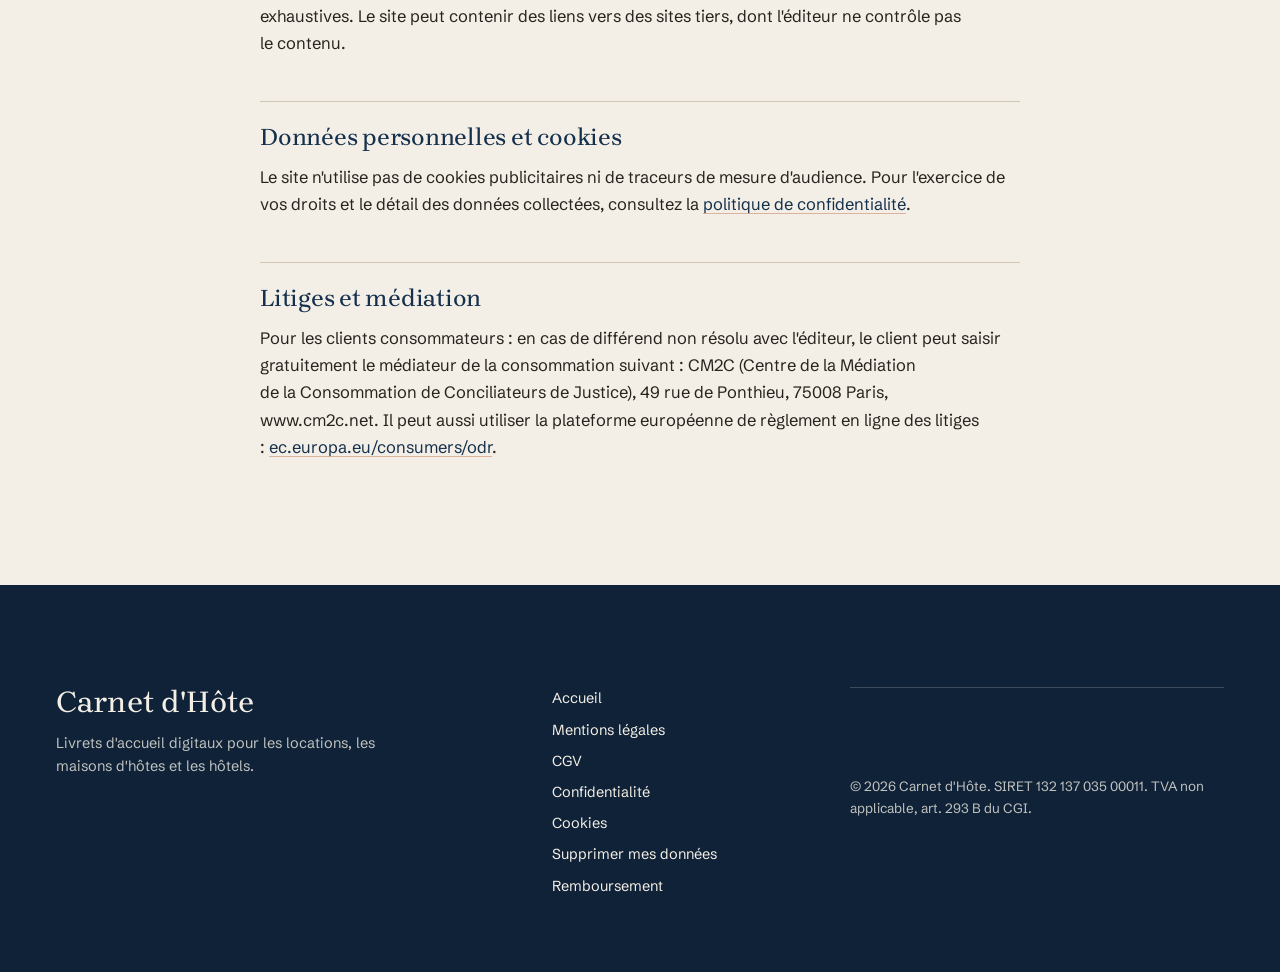
<file: mentions-legales.html>
<!doctype html>
<html lang="fr">
<head>
<meta charset="utf-8">
<meta name="viewport" content="width=device-width, initial-scale=1, viewport-fit=cover">
<title>Mentions légales · Carnet d'Hôte</title>
  <link rel="icon" href="/favicon.ico" sizes="48x48">
  <link rel="icon" type="image/svg+xml" href="/assets/favicon.svg">
  <link rel="icon" type="image/png" sizes="192x192" href="/assets/favicon-192.png">
  <link rel="apple-touch-icon" href="/apple-touch-icon.png">
<meta name="description" content="Mentions légales du site Carnet d'Hôte : éditeur, hébergeur, propriété intellectuelle, médiation.">
<meta name="theme-color" content="#F4EFE6">
<link rel="stylesheet" href="assets/css/fonts.css?v=56">
<link rel="stylesheet" href="assets/css/site.css?v=62">
<link rel="stylesheet" href="assets/css/vitrine.css?v=3">
<link rel="stylesheet" href="assets/css/legal.css?v=59">
</head>
<body>
<a class="skip" href="#haut">Aller au contenu</a>
<header class="top" id="top">
  <div class="wrap">
    <a class="logo" href="index.html" aria-label="Carnet d'Hôte, retour à l'accueil"><span data-brand>Carnet d'Hôte</span></a>
    <a class="btn small" href="index.html#devis" style="margin-left:auto"><span class="l">Calculer mon devis</span><span class="s">Devis</span></a>
  </div>
</header>
<main class="legal" id="haut">
  <div class="wrap">
  <article>
    <ul class="legal-nav" aria-label="Informations légales">
      <li><a href="mentions-legales.html" aria-current="page">Mentions légales</a></li>
      <li><a href="cgv.html">Conditions générales de vente</a></li>
      <li><a href="confidentialite.html">Confidentialité</a></li>
    </ul>
    <p class="maj">Dernière mise à jour : 26 novembre 2026</p>
    <h1>Mentions légales</h1>
    <p class="intro">Les informations que la loi impose d'afficher sur un site professionnel.</p>

    <h2>Éditeur du site</h2>
    <dl>
      <dt>Nom commercial</dt><dd><span data-brand>Carnet d'Hôte</span></dd>
      <dt>Exploitant</dt><dd><span data-cfg="editeur"></span>, entrepreneur individuel (micro-entrepreneur)</dd>
      <dt>SIRET</dt><dd><span data-cfg="siret"></span></dd>
      <dt>Adresse</dt><dd><span data-cfg="adresse"></span></dd>
      <dt>E-mail</dt><dd><span data-cfg="email"></span></dd>
      <dt>Contact</dt><dd>Par e-mail ou via le formulaire de contact du site</dd>
      <dt>Directeur de la publication</dt><dd>L'exploitant, nommé ci-dessus</dd>
      <dt>TVA</dt><dd>TVA non applicable, article 293 B du Code général des impôts</dd>
    </dl>

    <h2>Hébergement et services techniques</h2>
    <dl>
      <dt>Site internet</dt><dd>GitHub Pages, GitHub, Inc., 88 Colin P. Kelly Jr. Street, San Francisco, CA 94107, États-Unis</dd>
      <dt>Comptes et livrets des clients</dt><dd>Supabase, Inc. (base de données et stockage des photos), hébergés dans l'Union européenne</dd>
      <dt>Formulaires de devis et de questionnaire</dt><dd>Formspree, Inc., États-Unis</dd>
      <dt>Paiement par carte</dt><dd>Stripe Payments Europe, Ltd., Irlande</dd>
    </dl>
    <p>Le détail des données traitées par ces prestataires est donné dans la <a href="confidentialite.html">politique de confidentialité</a>.</p>

    <h2>Propriété intellectuelle</h2>
    <p>Le site, sa mise en page, ses textes, ses illustrations, le logiciel des livrets et de la console sont la propriété de l'éditeur, sauf mention contraire. Toute reproduction sans autorisation écrite est interdite.</p>
    <p>Les photographies des livrets d'exemple proviennent de la banque d'images libres de droits Unsplash. Les logements, les hôtes et les commerces présentés dans les exemples sont fictifs. Les cartes des livrets utilisent les données © contributeurs OpenStreetMap et OpenFreeMap, et la météo provient de MET Norway (licence CC BY 4.0).</p>
    <p>Les polices du site (Brygada 1918, Schibsted Grotesk, Caveat, Lora, Nunito Sans, Newsreader, Marcellus, Young Serif) sont publiées sous licence SIL Open Font License 1.1 et hébergées sur le site.</p>
    <p>Les contenus des livrets réalisés pour des clients (textes, photos, logos) restent la propriété de ces clients, selon les <a href="cgv.html">conditions générales de vente</a>.</p>

    <h2>Responsabilité</h2>
    <p>L'éditeur s'efforce de fournir des informations exactes et à jour, sans garantir qu'elles soient exhaustives. Le site peut contenir des liens vers des sites tiers, dont l'éditeur ne contrôle pas le contenu.</p>

    <h2>Données personnelles et cookies</h2>
    <p>Le site n'utilise pas de cookies publicitaires ni de traceurs de mesure d'audience. Pour l'exercice de vos droits et le détail des données collectées, consultez la <a href="confidentialite.html">politique de confidentialité</a>.</p>

    <h2>Litiges et médiation</h2>
    <p>Pour les clients consommateurs : en cas de différend non résolu avec l'éditeur, le client peut saisir gratuitement le médiateur de la consommation suivant : <span data-cfg="mediateur"></span>. Il peut aussi utiliser la plateforme européenne de règlement en ligne des litiges : <a href="https://ec.europa.eu/consumers/odr" rel="noopener">ec.europa.eu/consumers/odr</a>.</p>

  </article>
  </div>
</main>
<footer class="foot">
  <div class="wrap foot-grid">
    <div class="foot-marque"><p class="foot-nom"><span data-brand>Carnet d'Hôte</span></p><p>Livrets d'accueil digitaux pour les locations, les maisons d'hôtes et les hôtels.</p></div>
    <nav class="foot-nav" aria-label="Pied de page"><a href="index.html">Accueil</a><a href="mentions-legales.html">Mentions légales</a><a href="cgv.html">CGV</a><a href="confidentialite.html">Confidentialité</a><a href="confidentialite.html#cookies">Cookies</a><a href="confidentialite.html#supprimer">Supprimer mes données</a><a href="cgv.html#remboursement">Remboursement</a></nav>
    <div class="colophon"><p class="legal">© <span id="year">2026</span> <span data-brand>Carnet d'Hôte</span>. <span data-cfg="siret"></span>. TVA non applicable, art. 293 B du CGI.</p></div>
  </div>
</footer>
<script src="assets/js/config.js?v=59"></script>
<script src="assets/js/tarifs.js?v=63"></script>
<script src="assets/js/legal.js?v=62"></script>
</body>
</html>
</file>
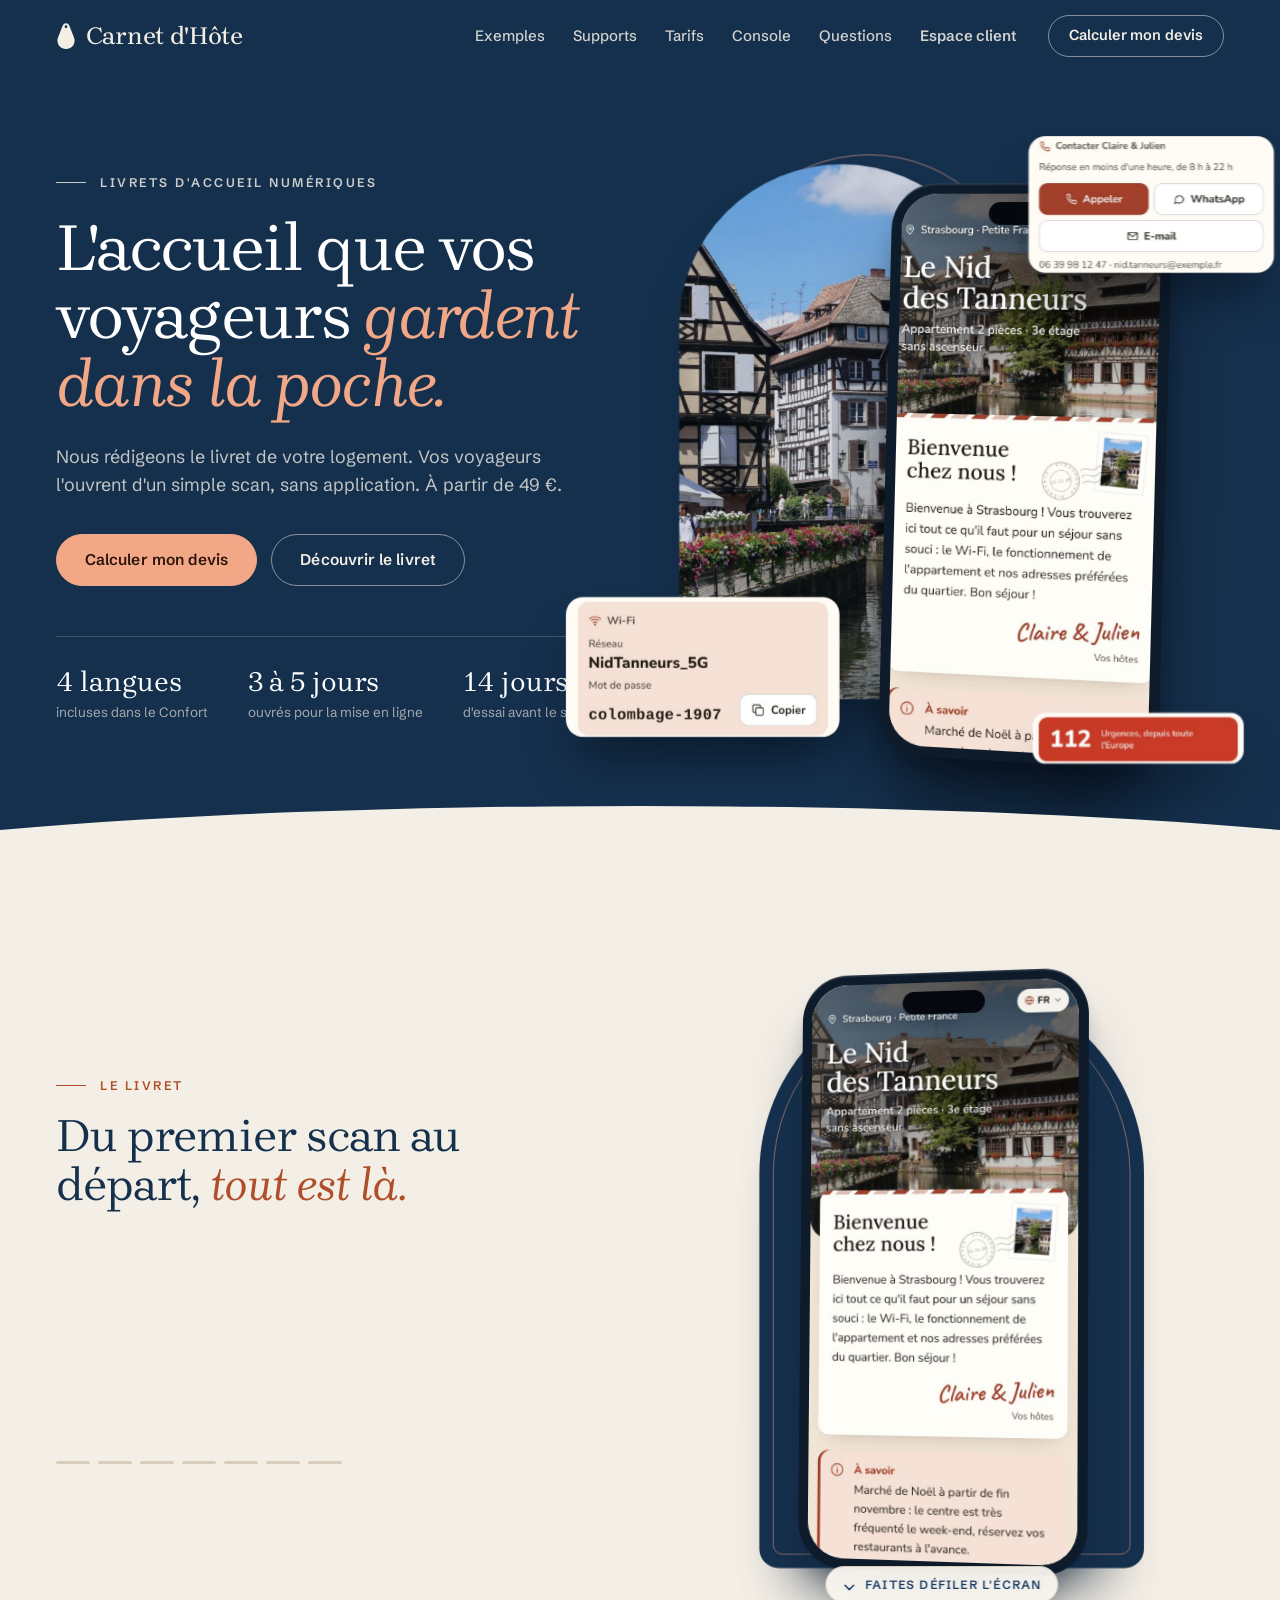
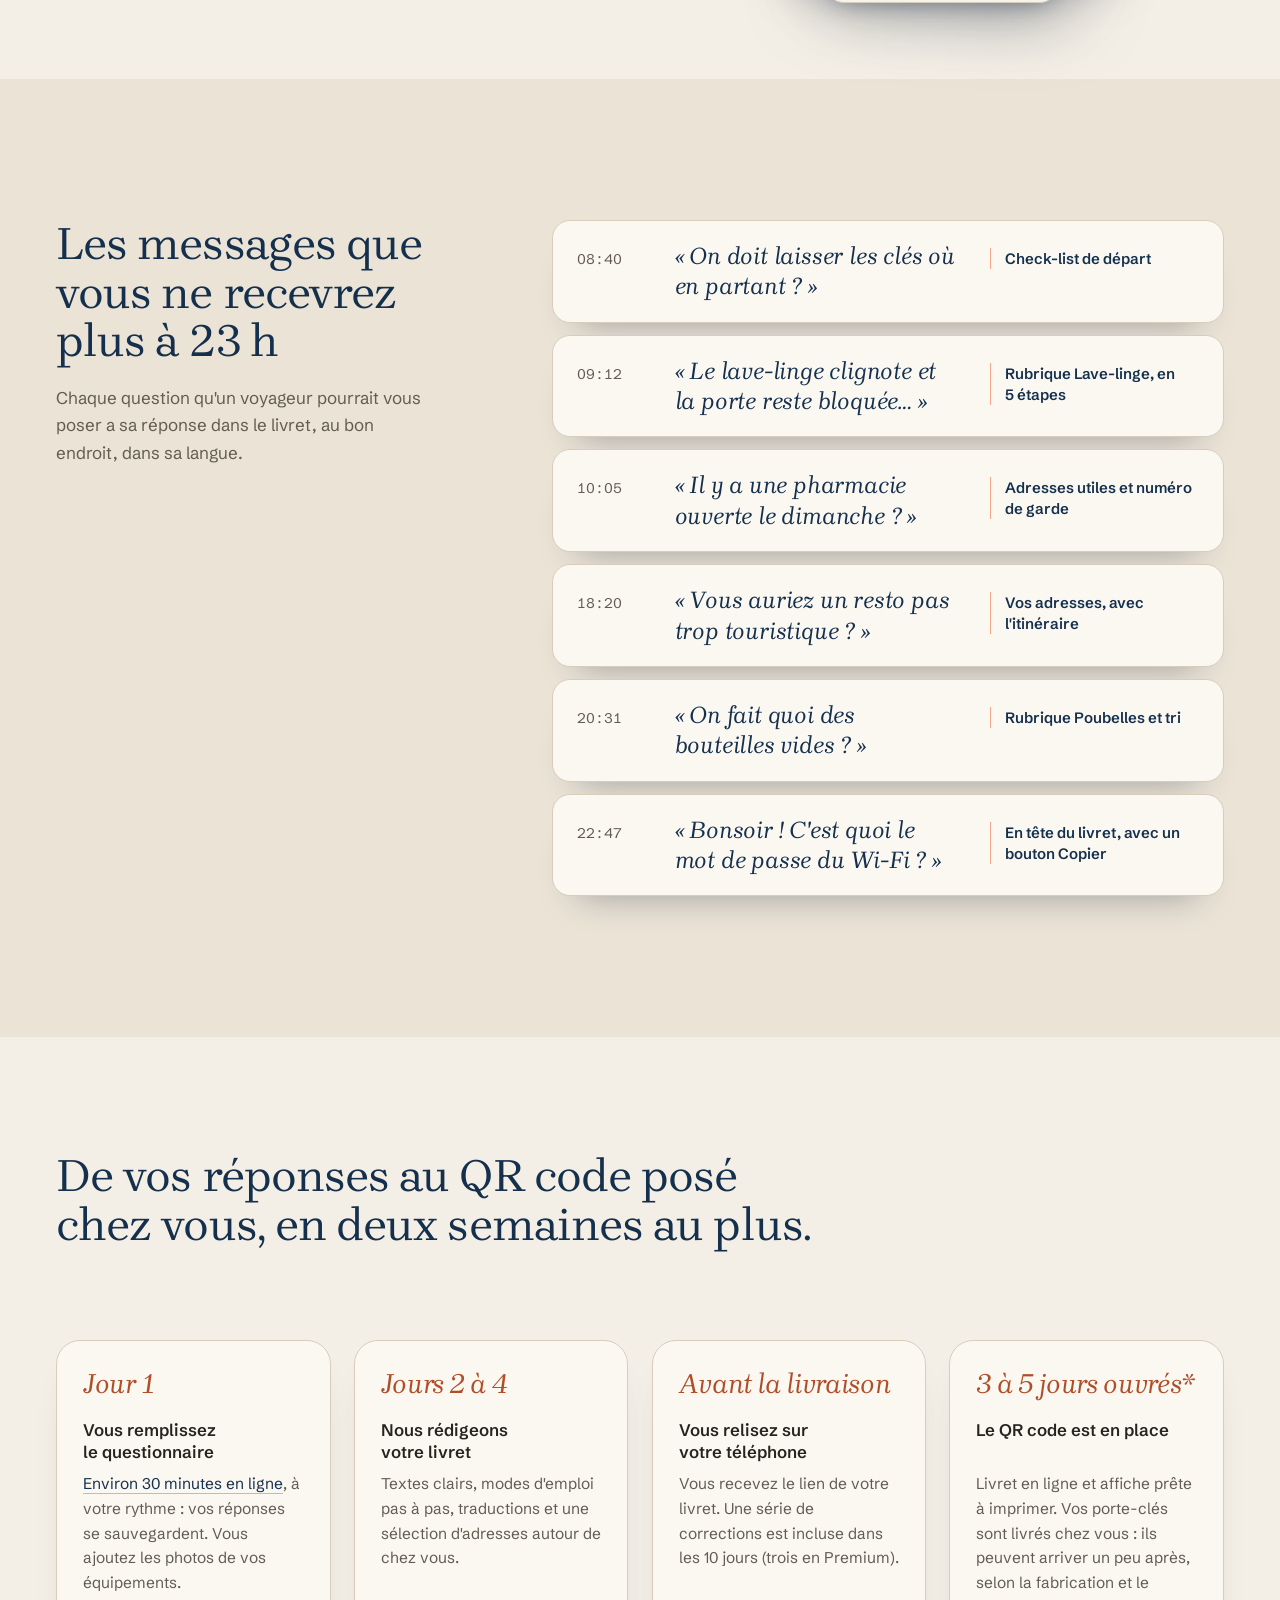
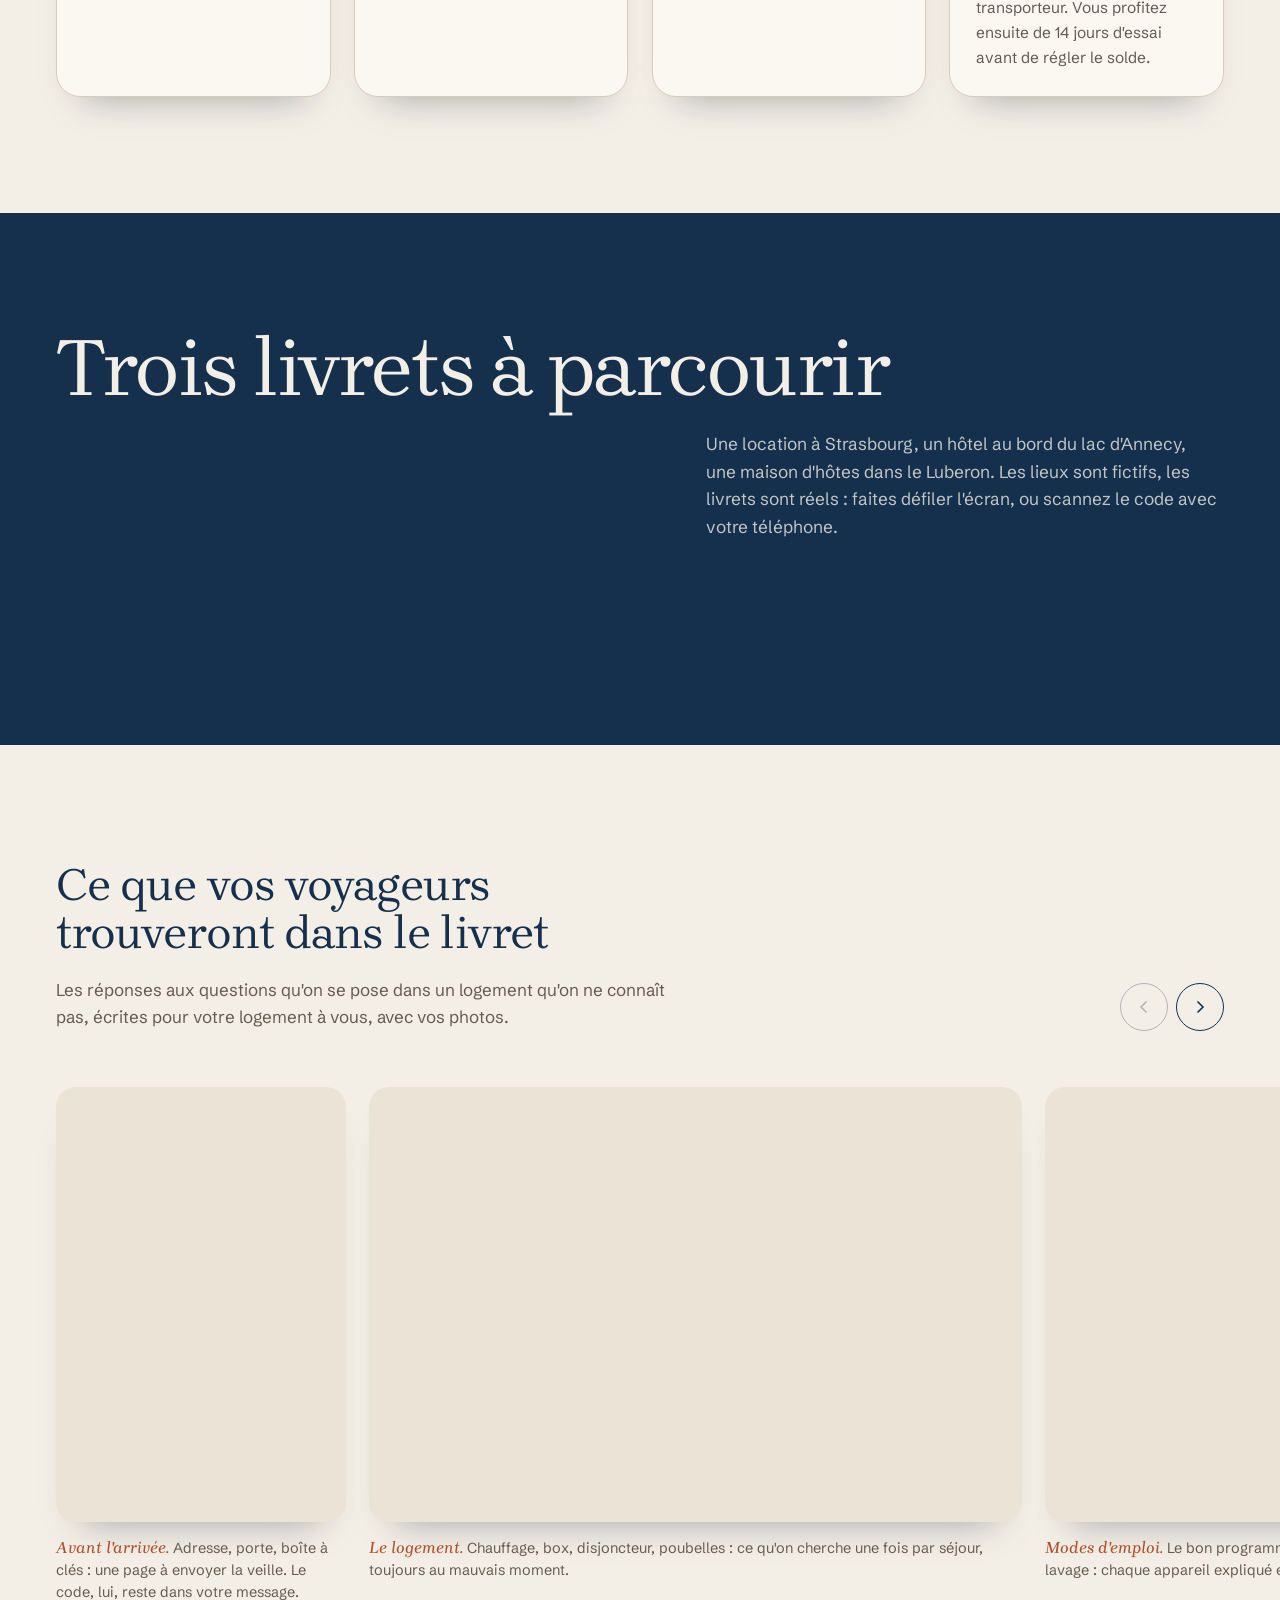
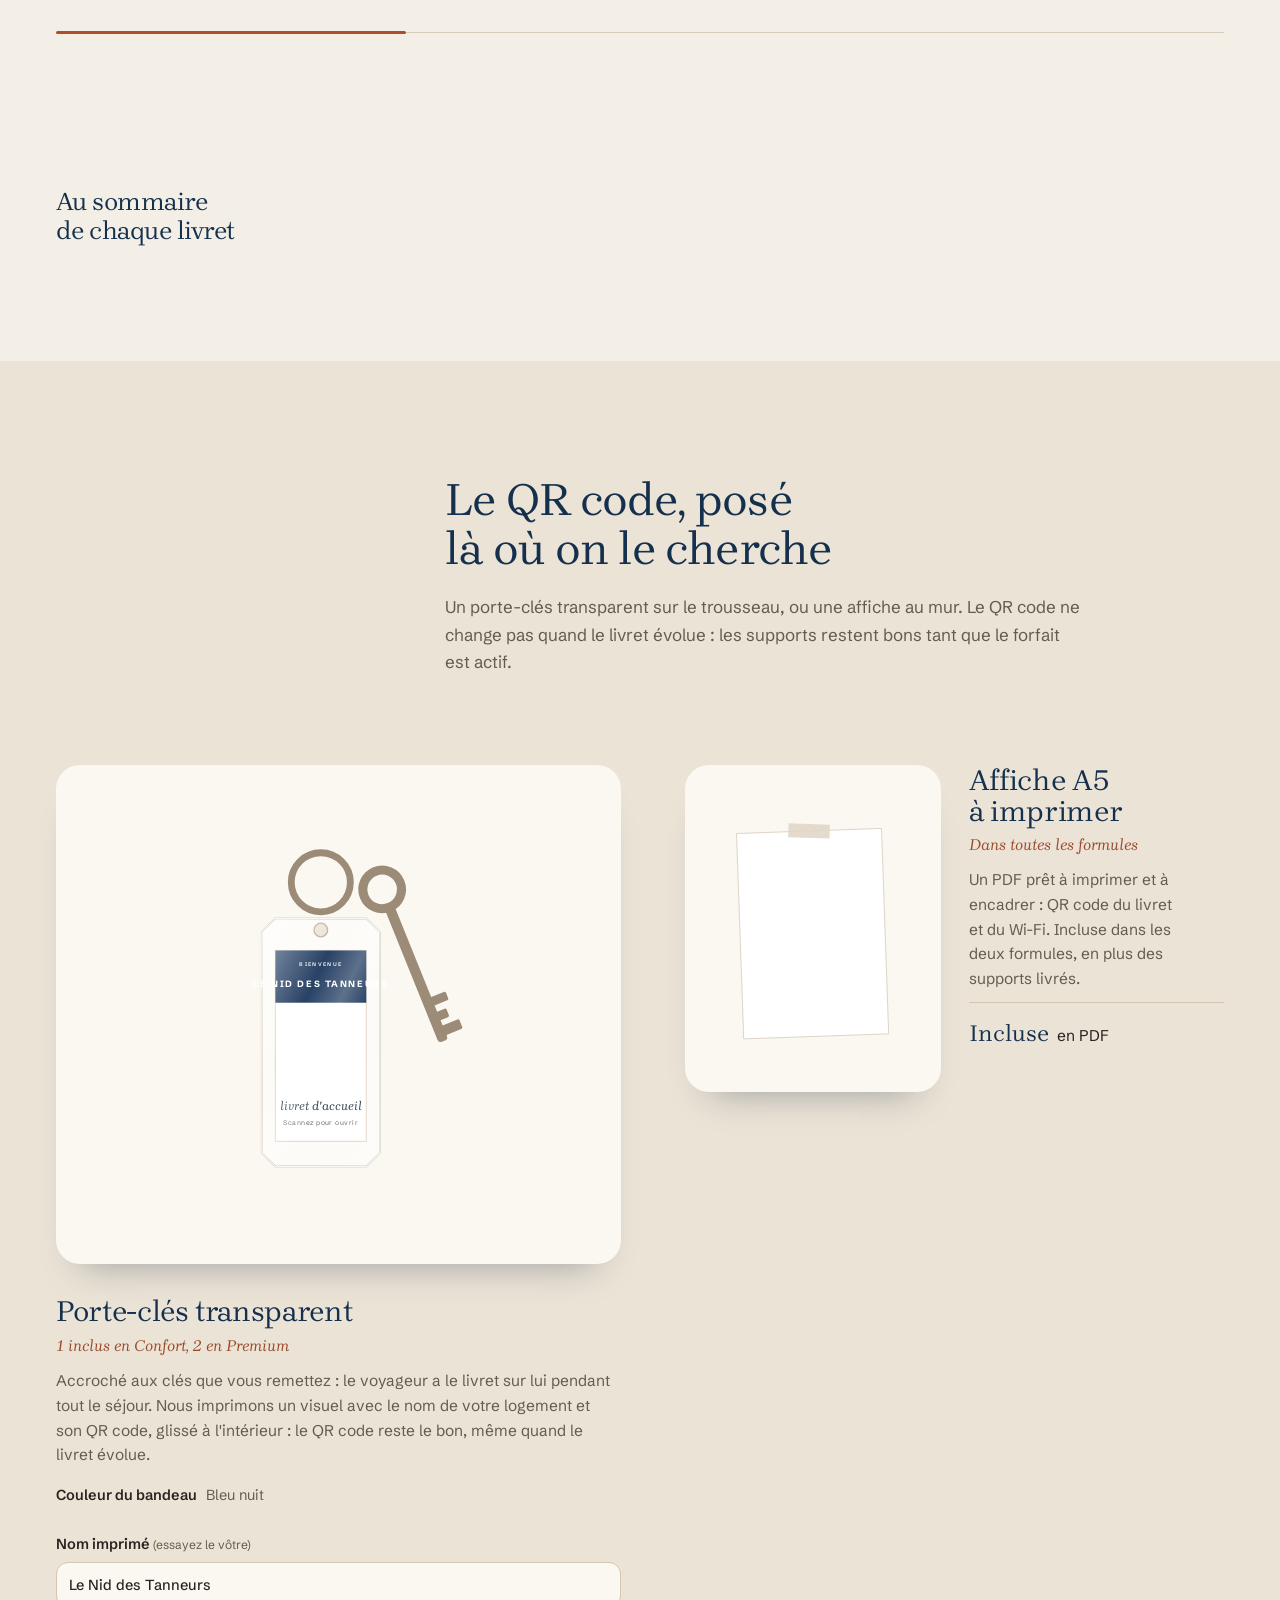
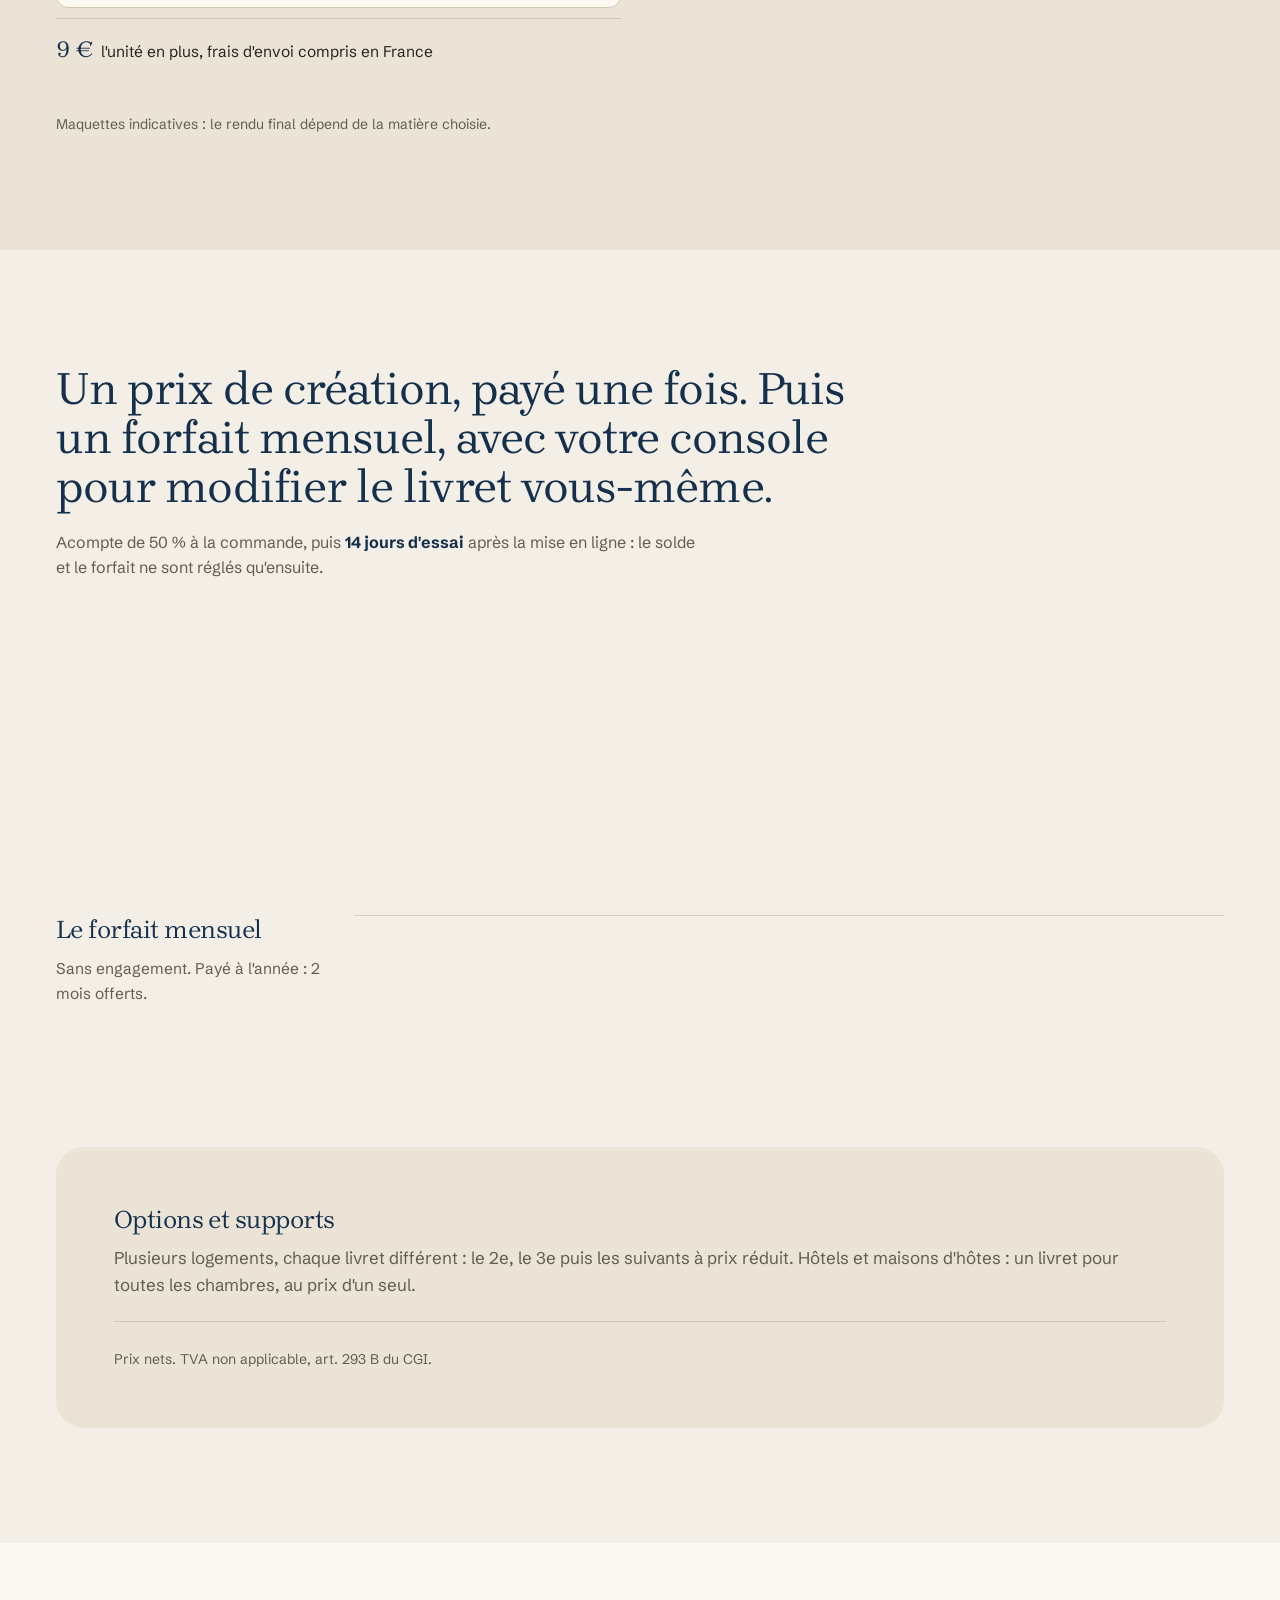
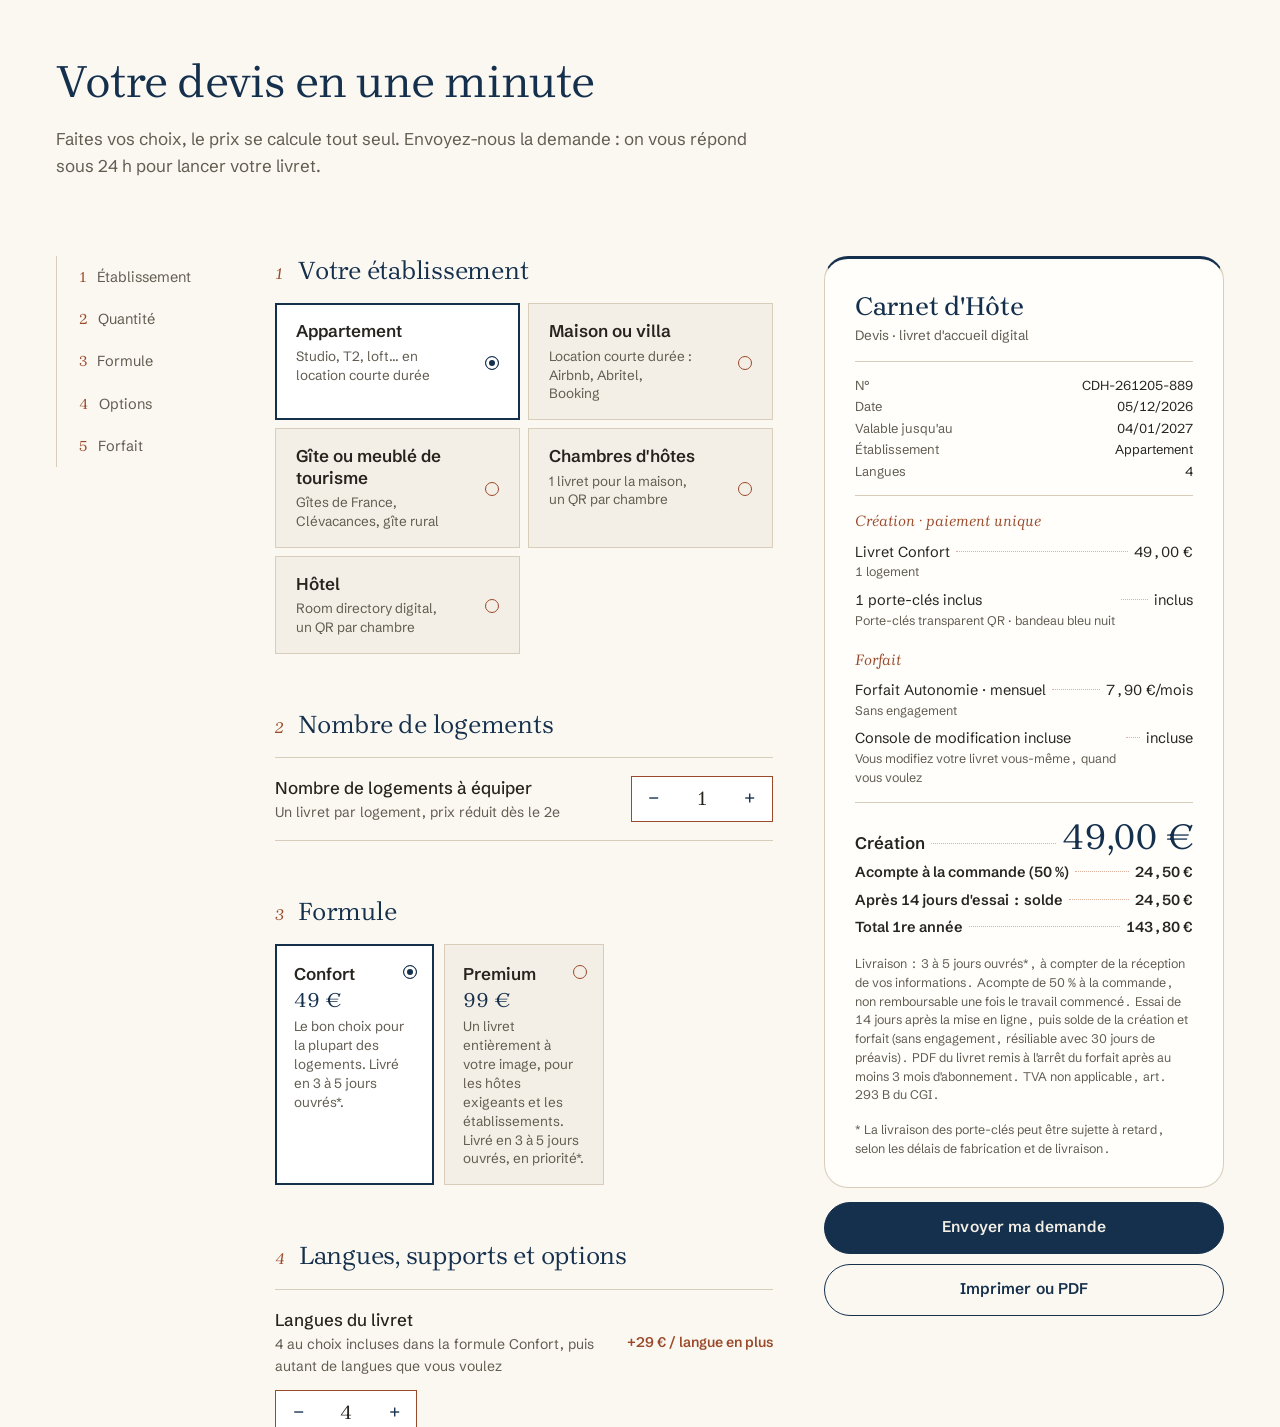
<file: nouvelle-vitrine.html>
<!doctype html>
<html lang="fr">
<head>
<meta charset="utf-8">
<meta name="viewport" content="width=device-width, initial-scale=1">
<meta name="robots" content="noindex">
<title>Carnet d'Hôte</title>
<meta http-equiv="refresh" content="0; url=index.html">
<link rel="canonical" href="index.html">
</head>
<body>
<p>La nouvelle vitrine est désormais la page d'accueil : <a href="index.html">Carnet d'Hôte</a>.</p>
</body>
</html>
</file>
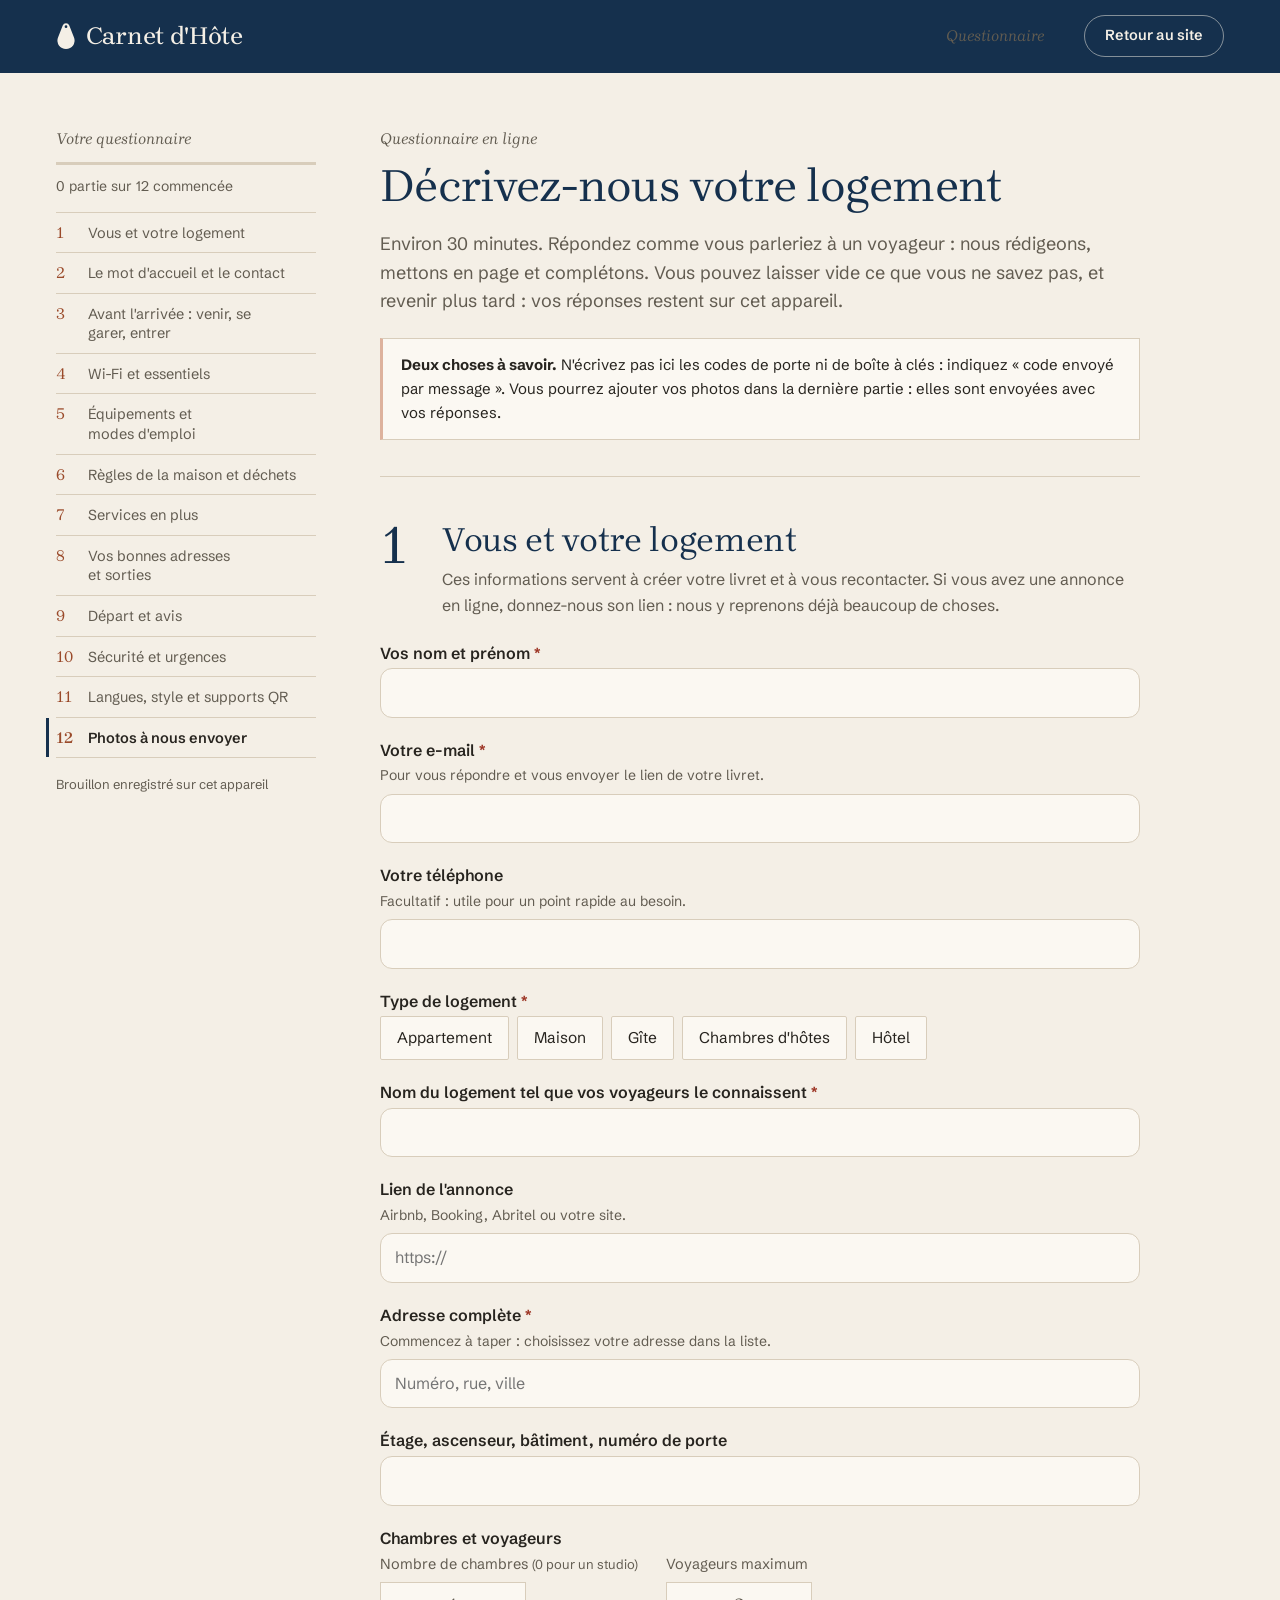
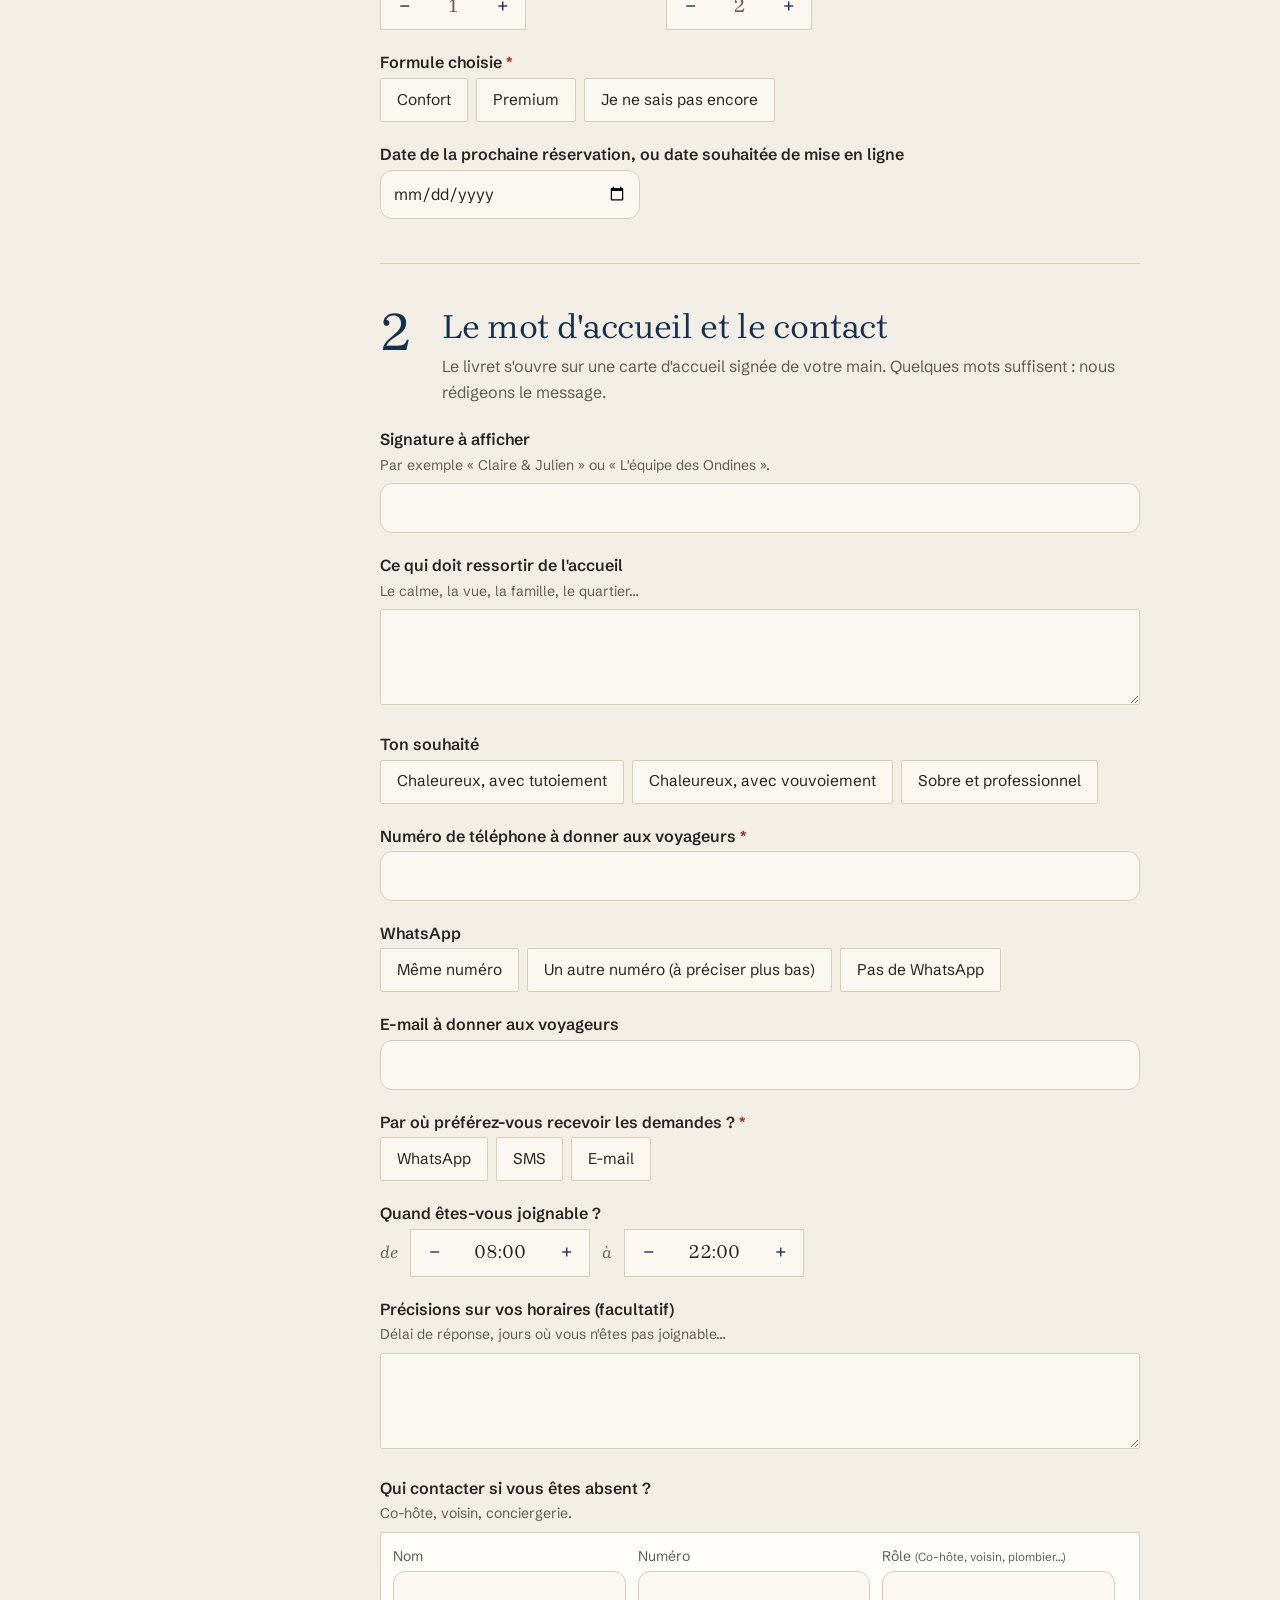
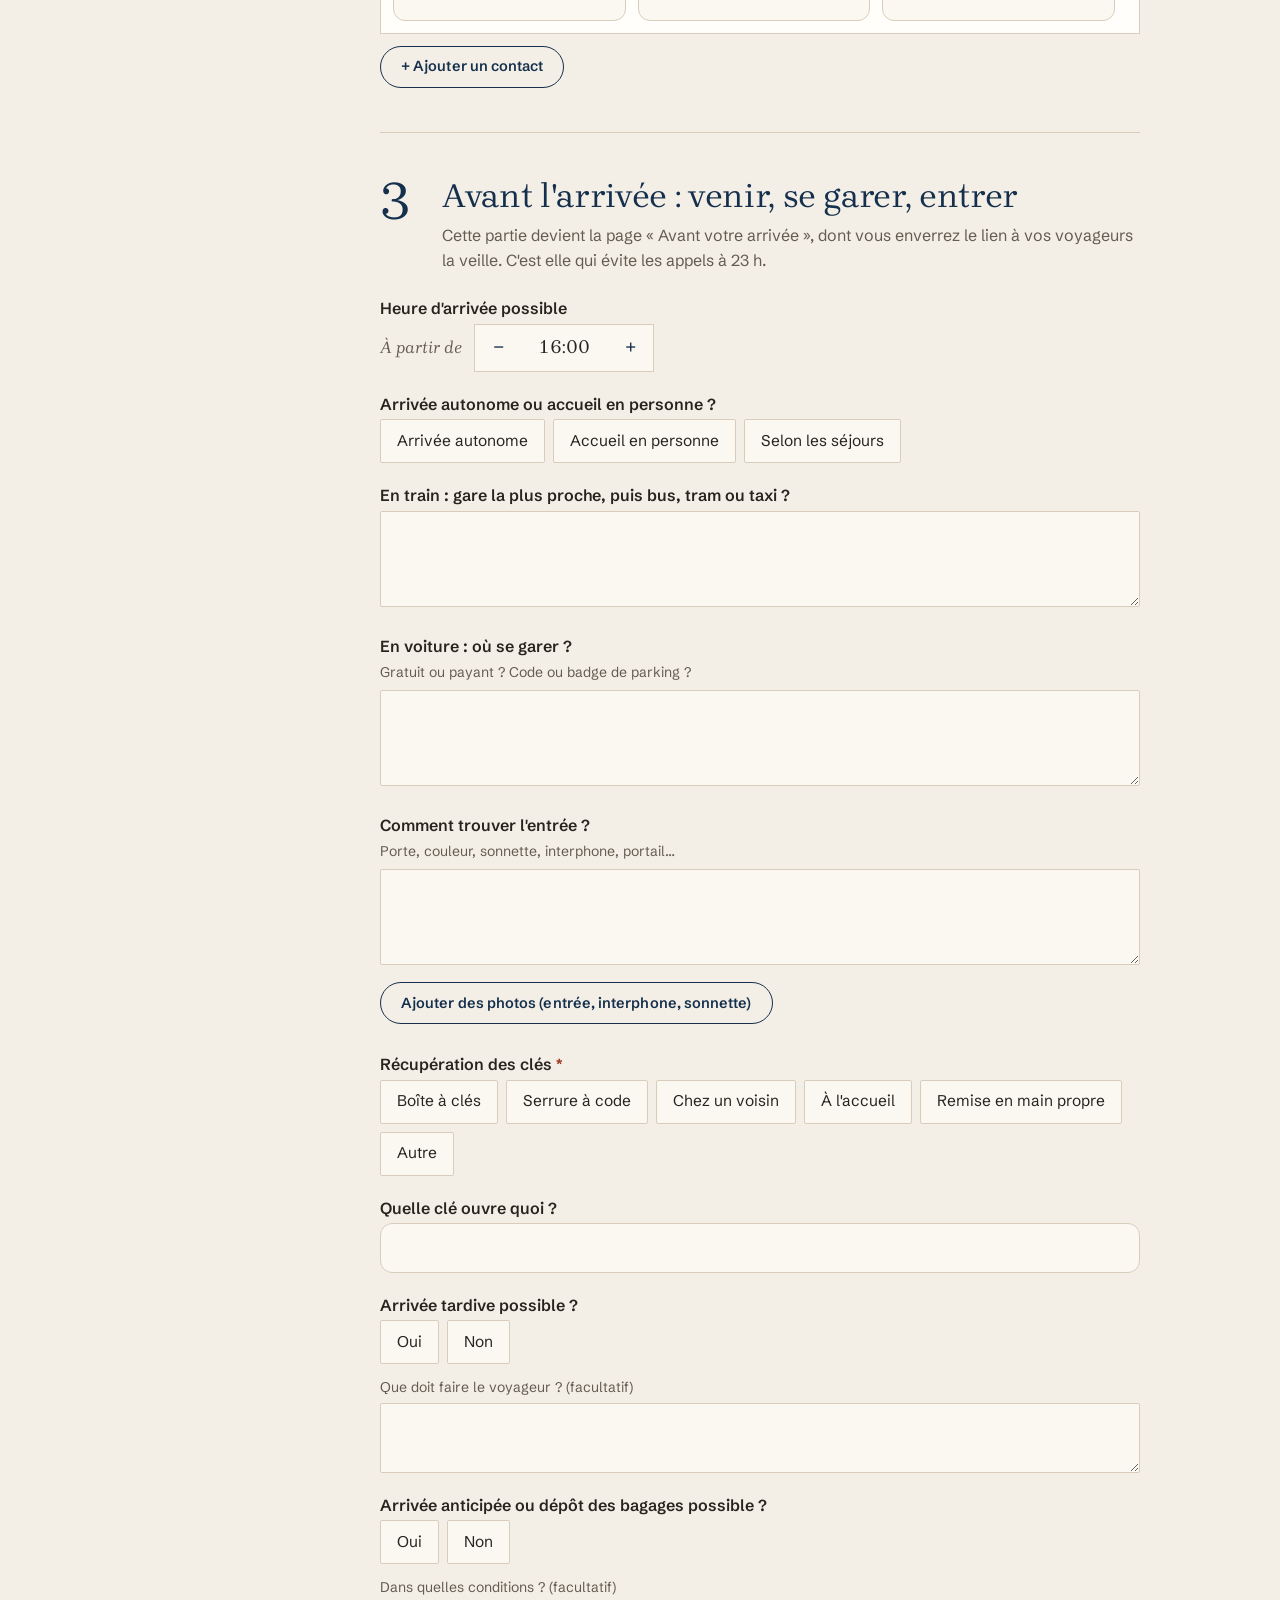
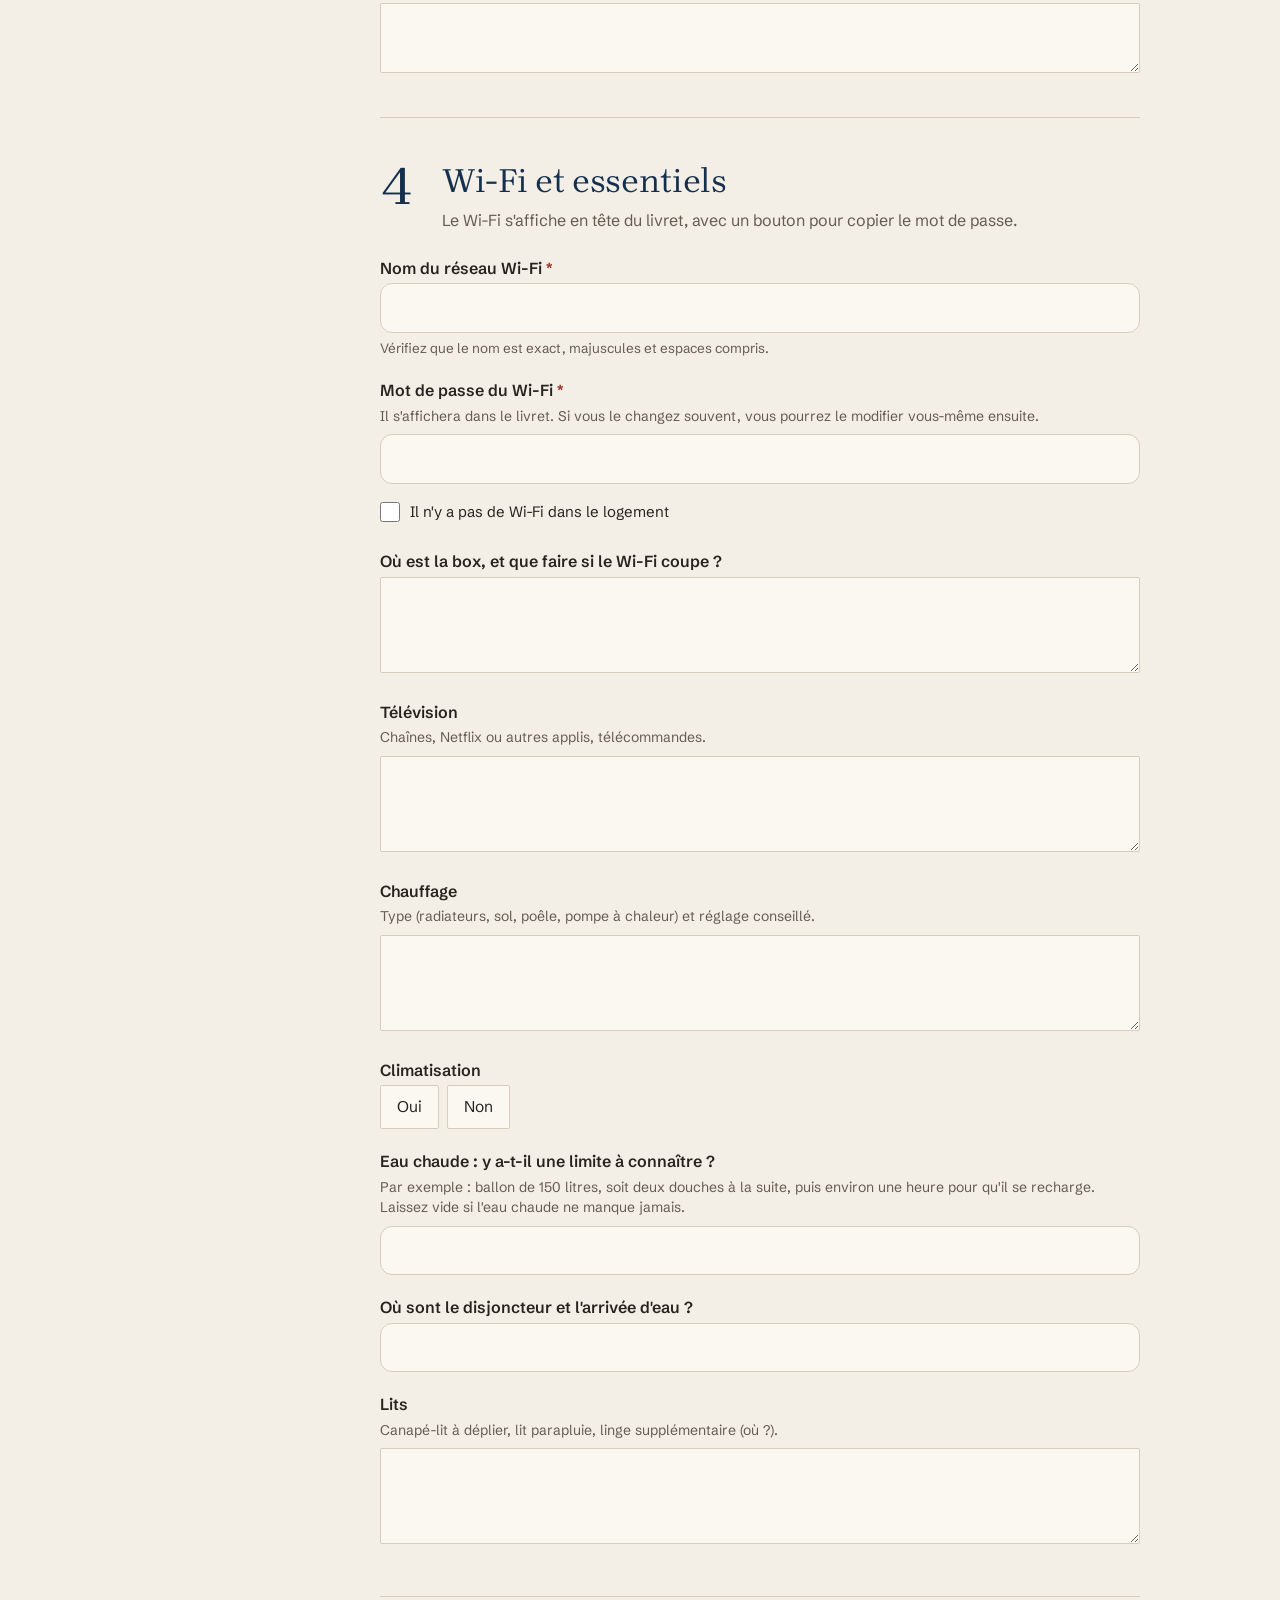
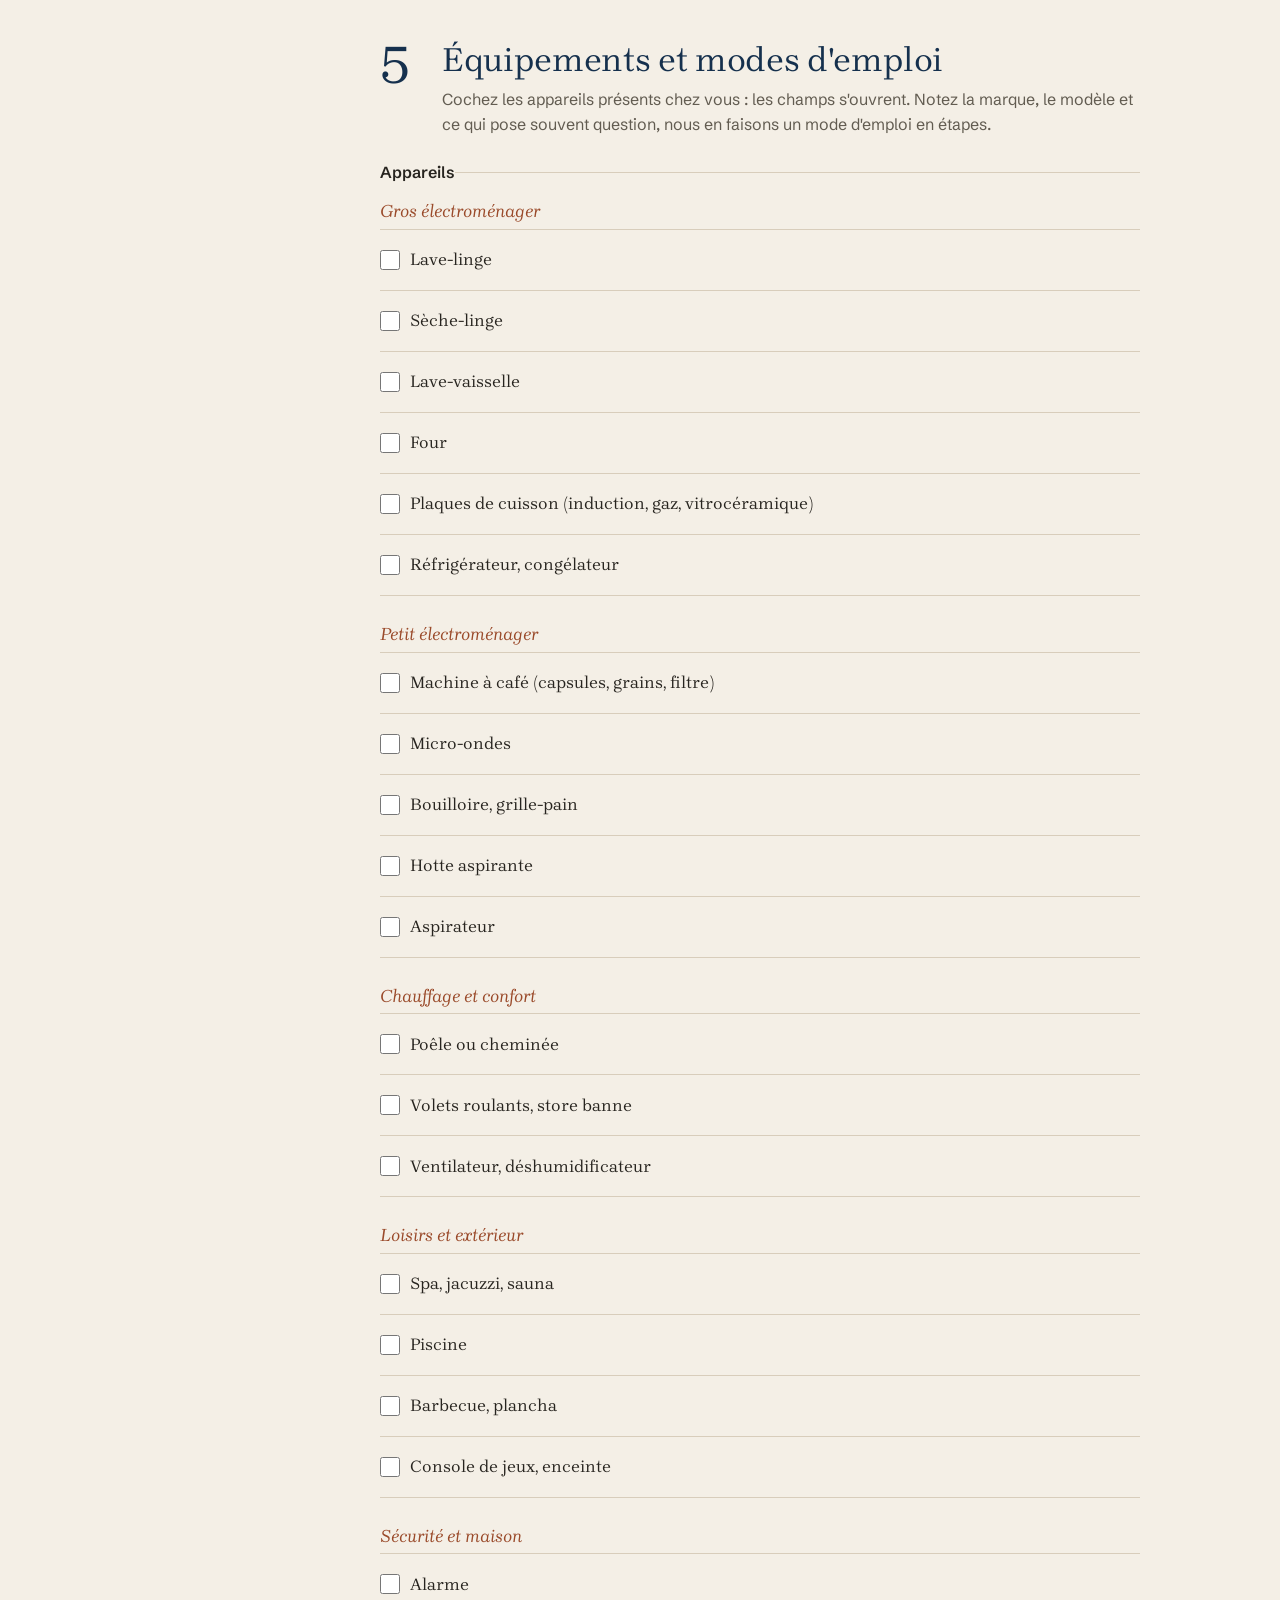
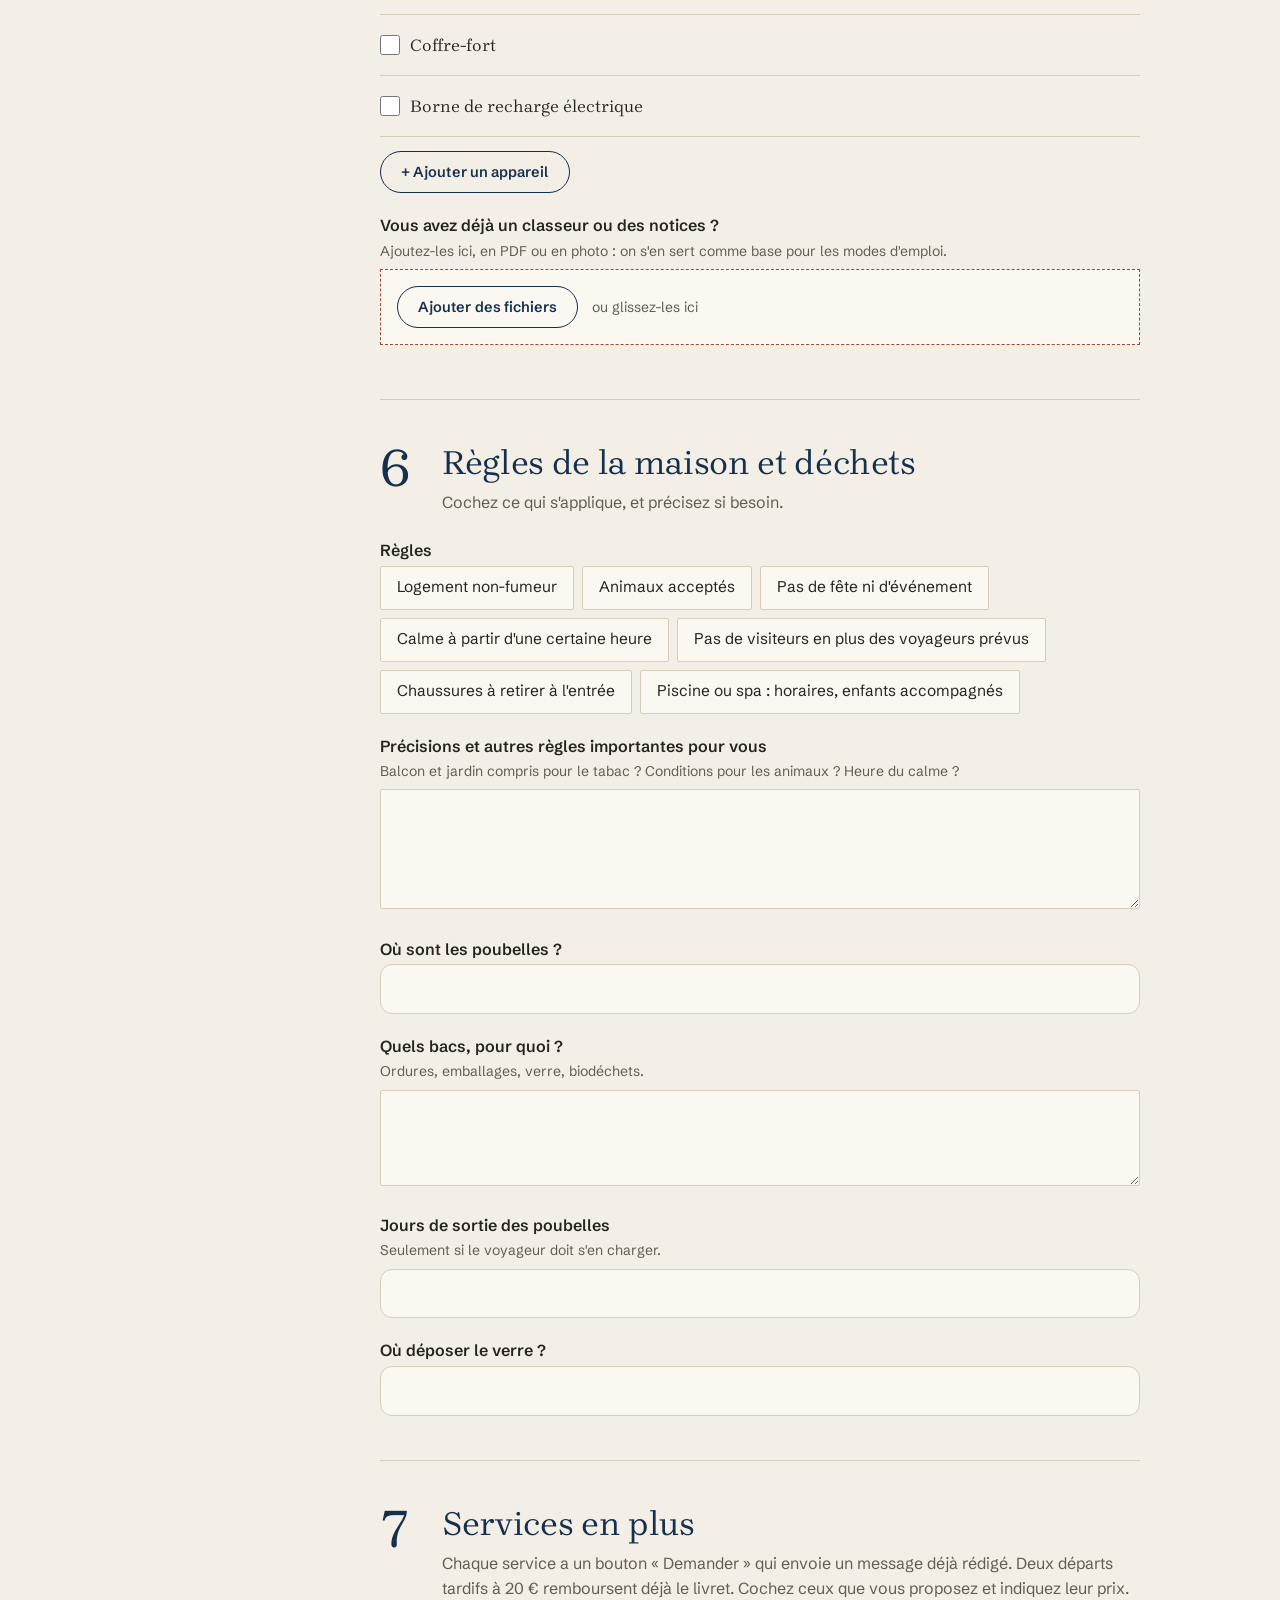
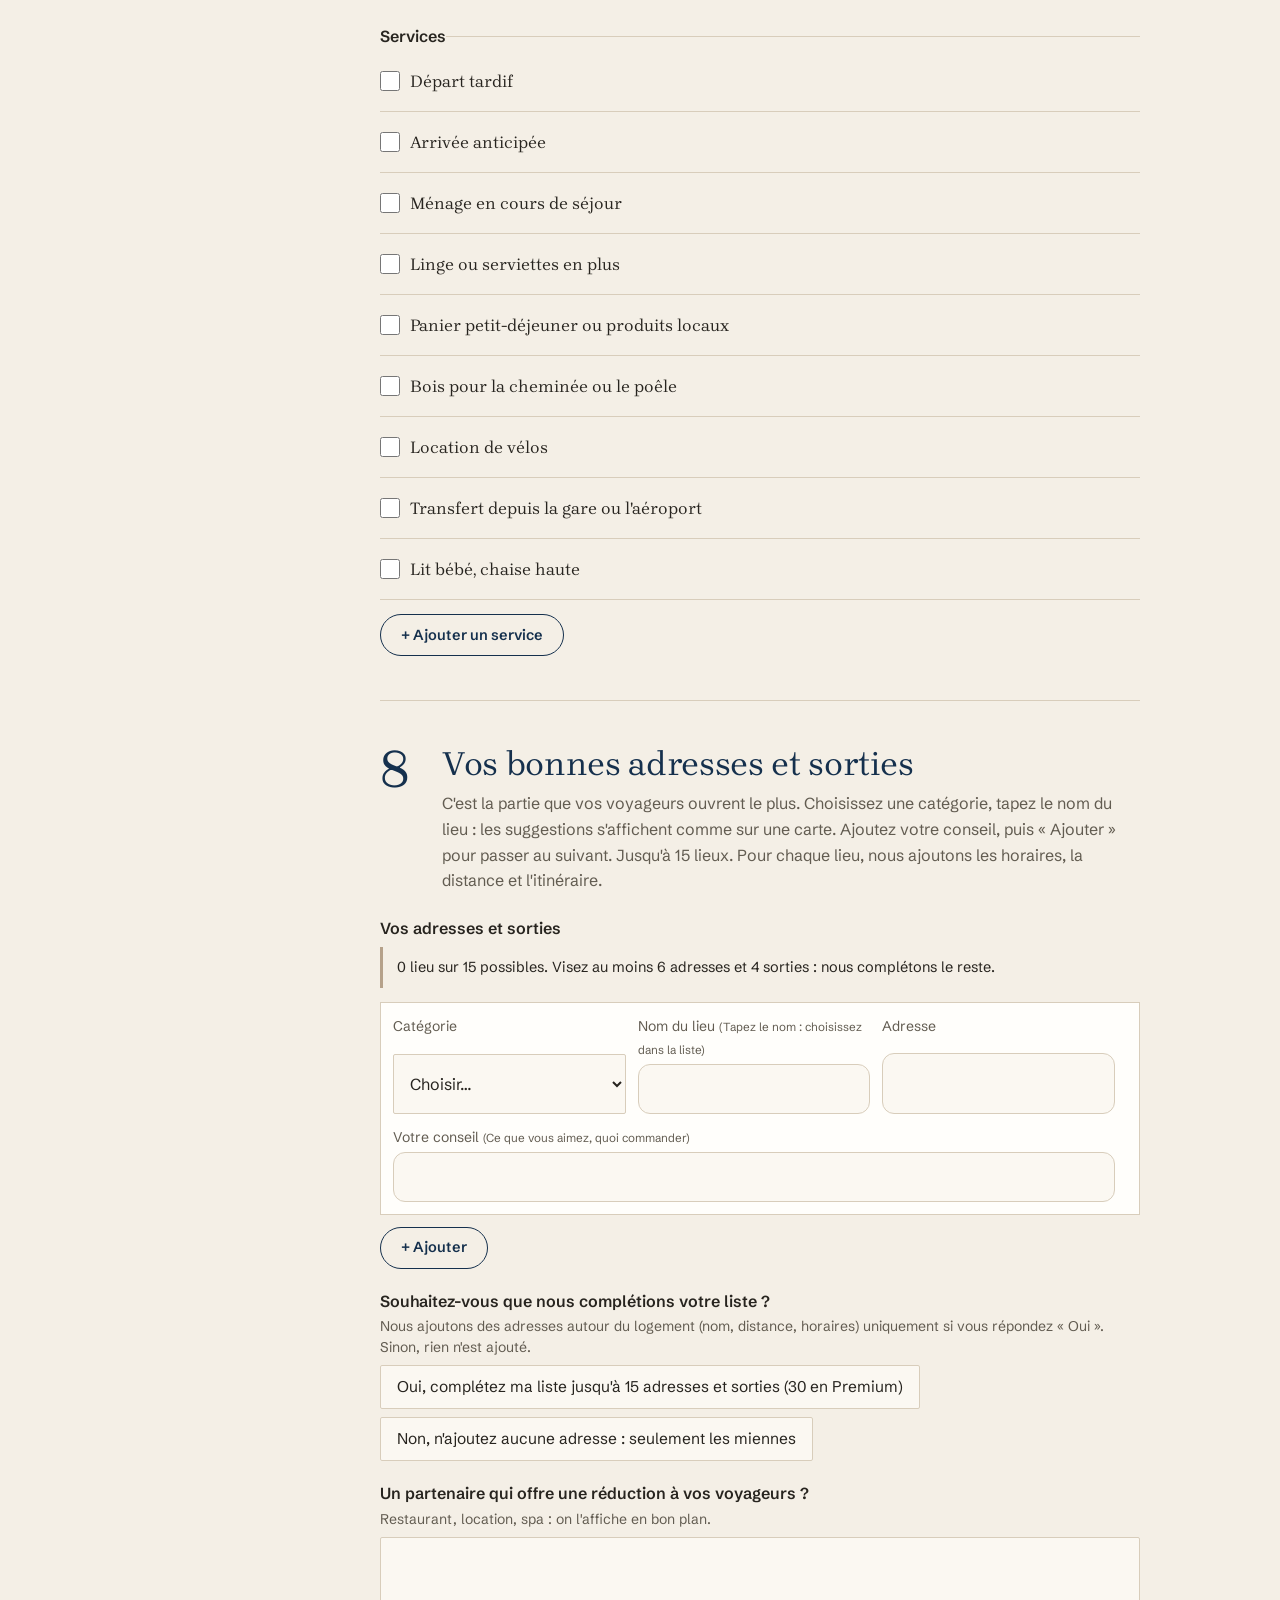
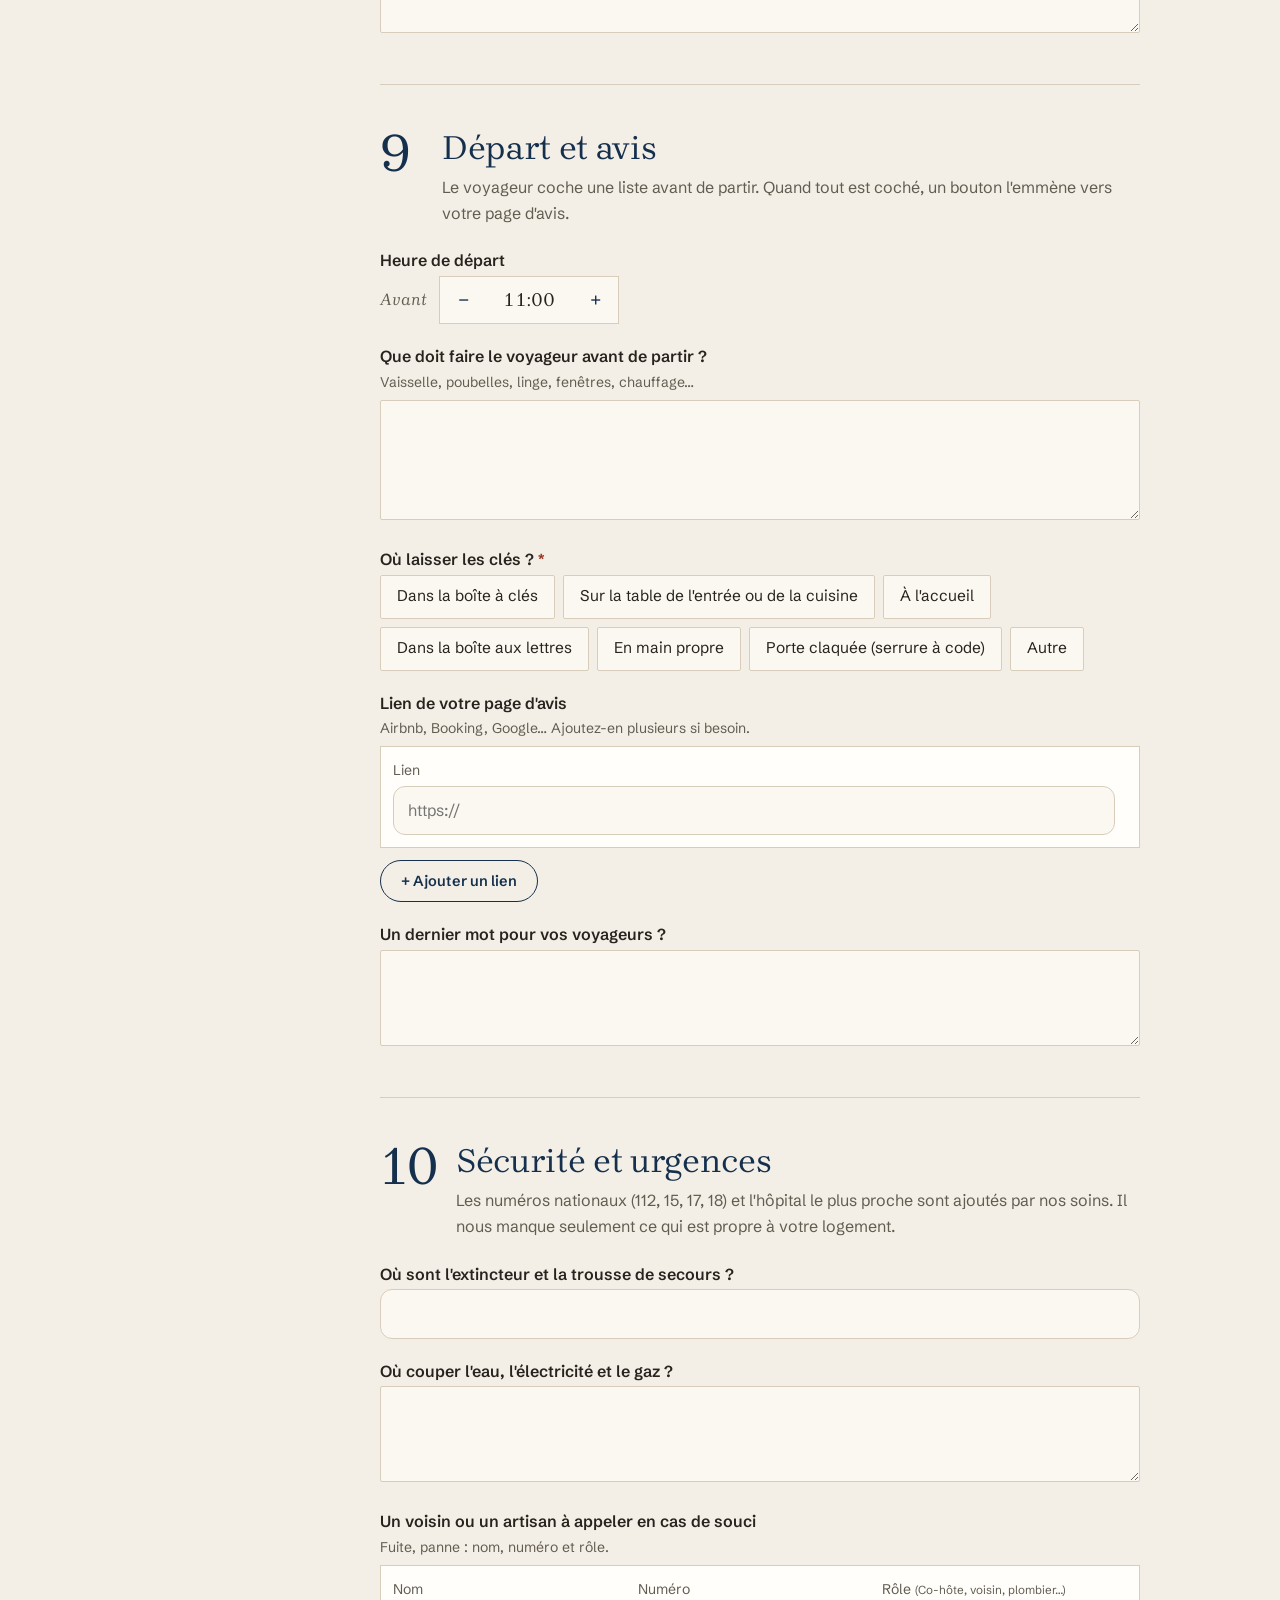
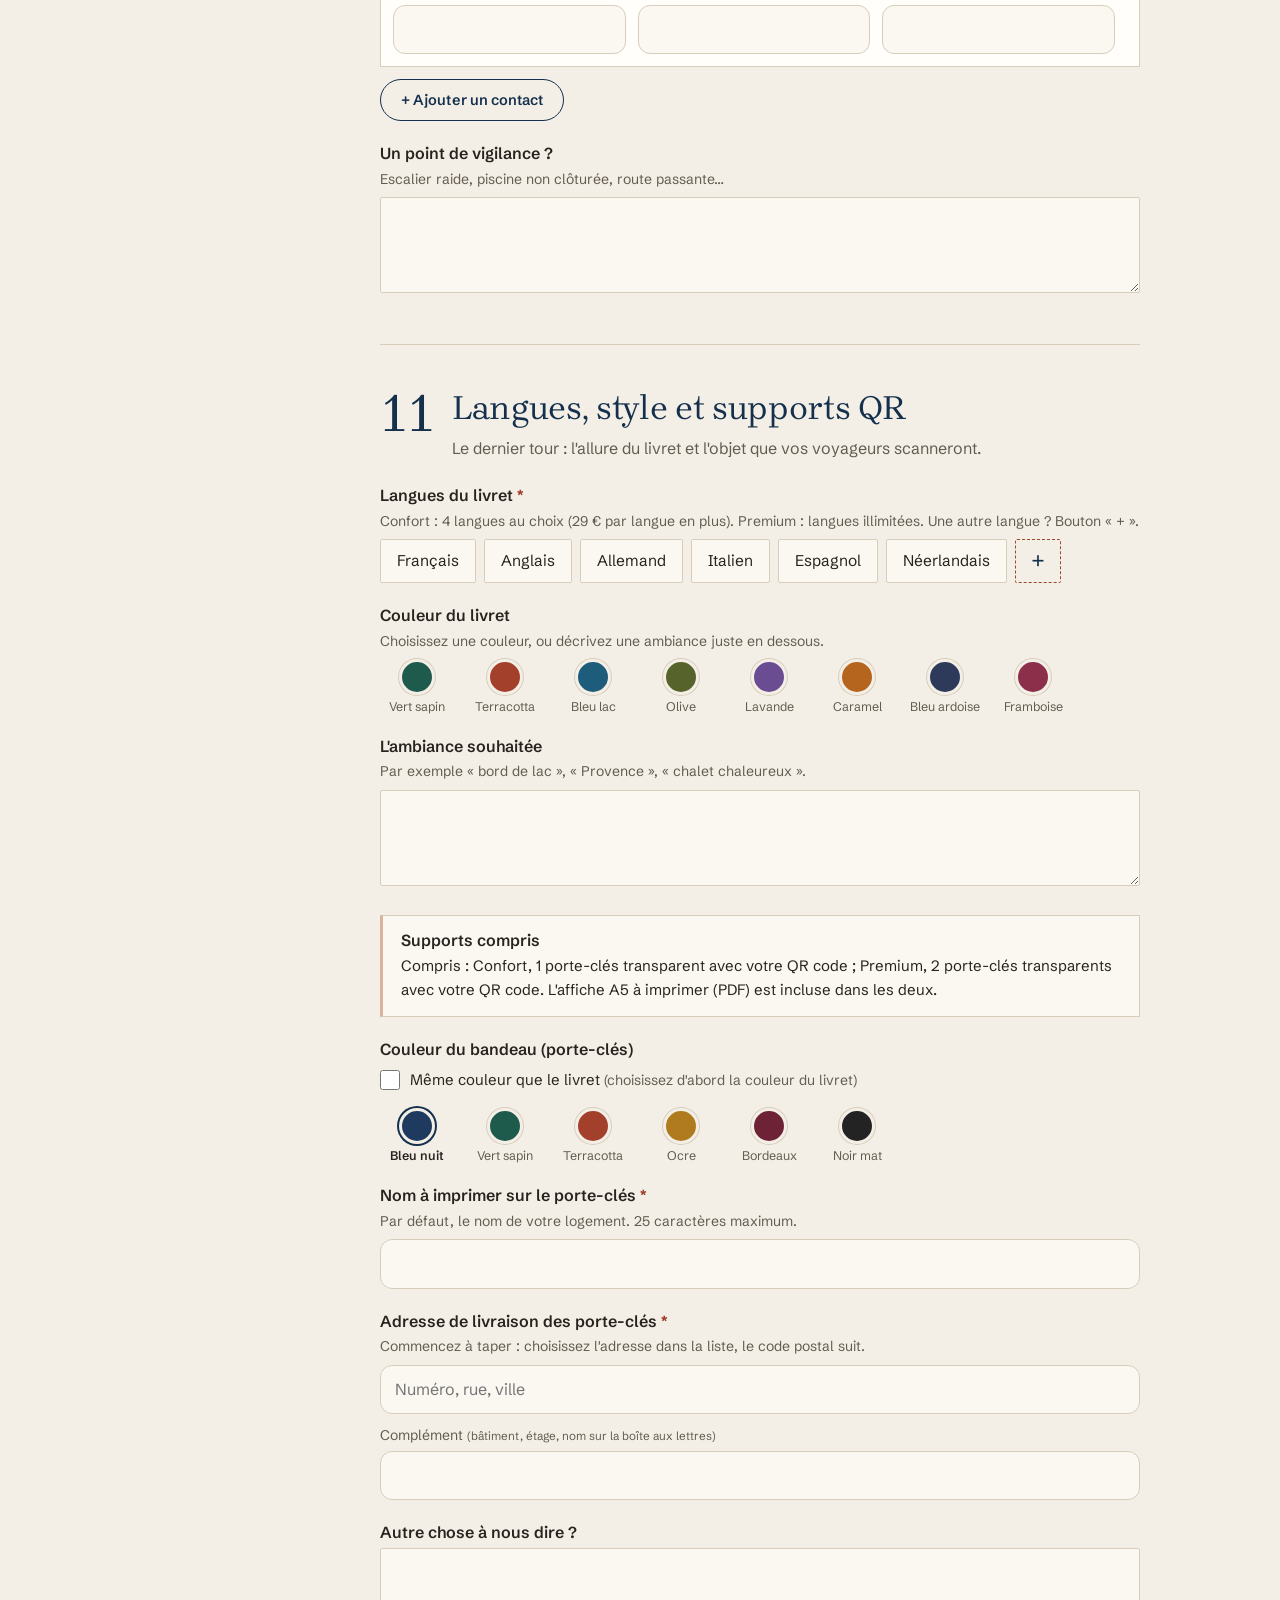
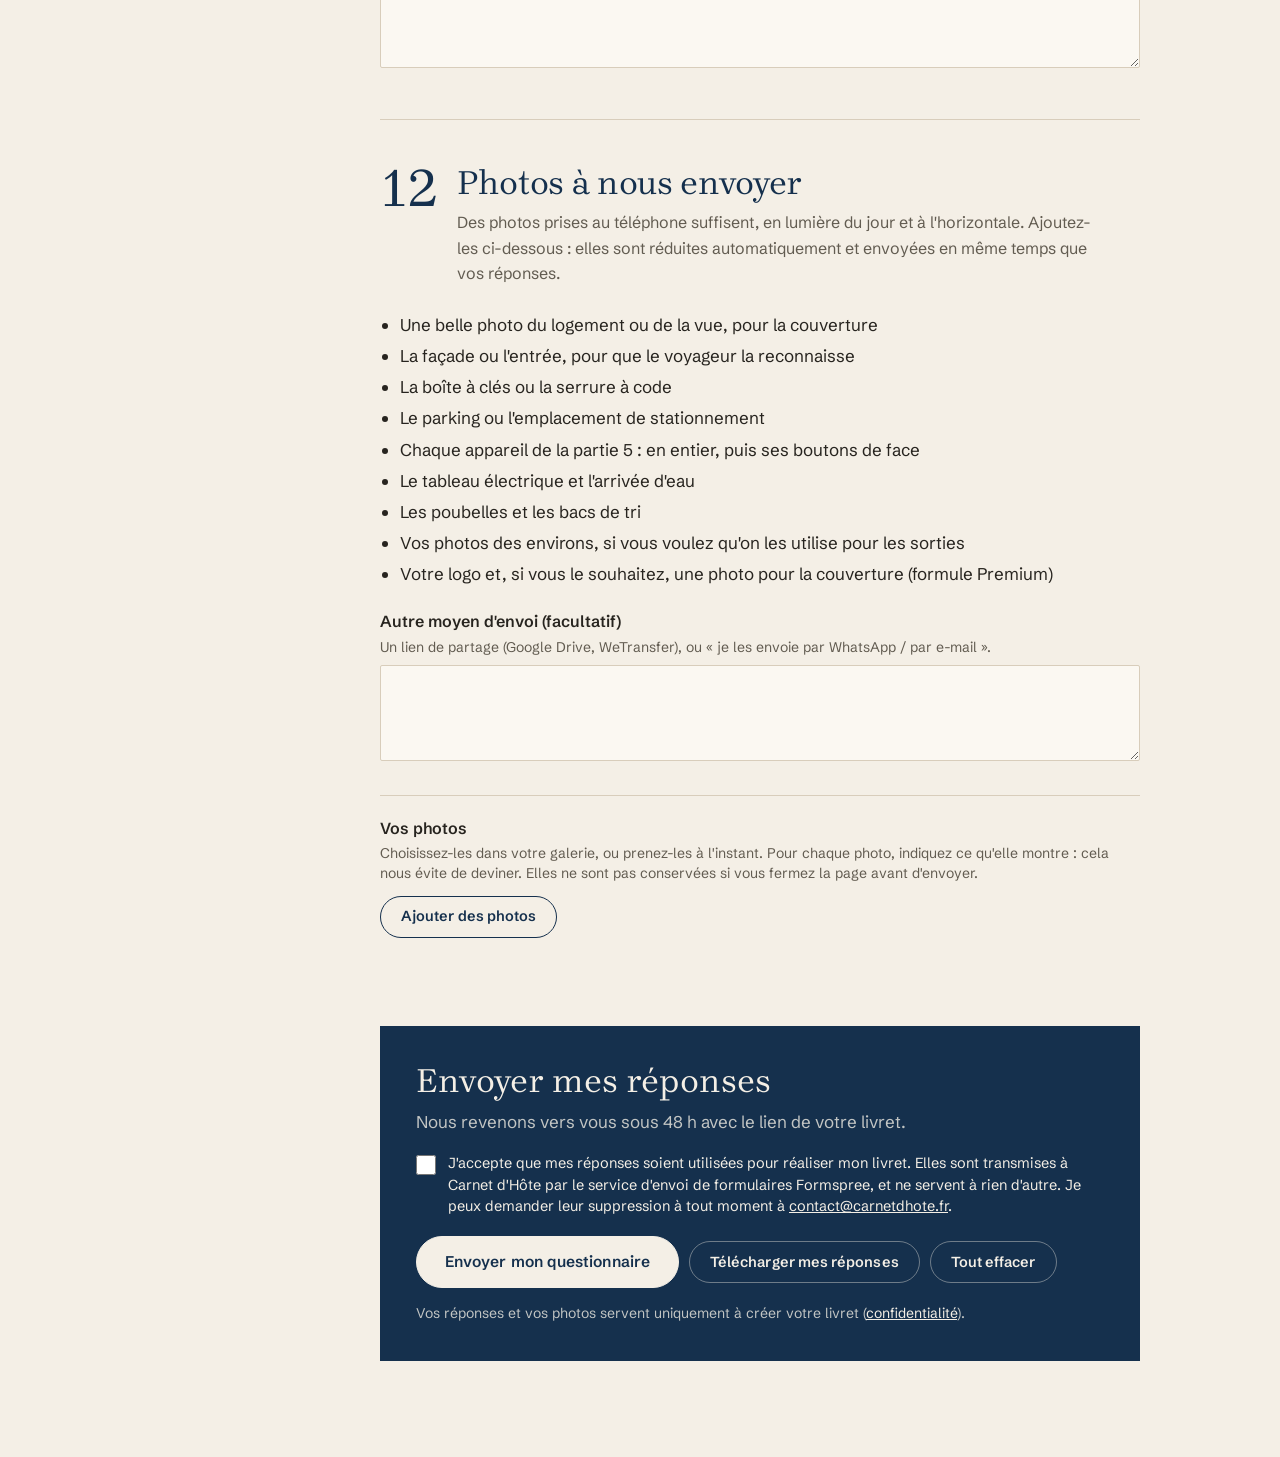
<file: questionnaire.html>
<!doctype html>
<html lang="fr">
<head>
<meta charset="utf-8">
<meta name="viewport" content="width=device-width, initial-scale=1, viewport-fit=cover">
<title>Questionnaire · Carnet d'Hôte</title>
  <link rel="icon" href="/favicon.ico" sizes="48x48">
  <link rel="icon" type="image/svg+xml" href="/assets/favicon.svg">
  <link rel="icon" type="image/png" sizes="192x192" href="/assets/favicon-192.png">
  <link rel="apple-touch-icon" href="/apple-touch-icon.png">
<meta name="description" content="Décrivez votre logement en une quinzaine de minutes : nous rédigeons votre livret d'accueil à partir de vos réponses.">
<meta name="robots" content="noindex">
<meta name="theme-color" content="#F4EFE6">
<link rel="stylesheet" href="assets/css/fonts.css?v=56">
<link rel="stylesheet" href="assets/css/site.css?v=62">
<link rel="stylesheet" href="assets/css/vitrine.css?v=3">
<link rel="stylesheet" href="assets/css/questionnaire.css?v=58">
</head>
<body class="q-page">
<a class="skip" href="#q-form">Aller au questionnaire</a>

<header class="top" id="top">
  <div class="wrap">
    <a class="logo" href="index.html" aria-label="Carnet d'Hôte, retour à l'accueil">
      <span data-brand>Carnet d'Hôte</span>
    </a>
    <span class="q-top-t">Questionnaire</span>
    <a class="btn trait small" href="index.html">Retour au site</a>
  </div>
</header>

<main class="wrap q-main">
  <div class="q-layout">
    <aside class="q-side" aria-label="Avancement">
      <p class="q-side-t">Votre questionnaire</p>
      <div class="q-barwrap" aria-hidden="true"><div class="q-bar" id="q-bar"></div></div>
      <p class="q-prog" id="q-prog" aria-live="polite"></p>
      <ol class="q-rail" id="q-rail"></ol>
      <p class="q-save" id="q-save">Vos réponses sont gardées sur cet appareil au fil de la saisie.</p>
    </aside>

    <div class="q-col-main" id="q-content">
      <div id="q-tools">
        <p class="q-sur">Questionnaire en ligne</p>
        <h1>Décrivez-nous votre logement</h1>
        <p class="q-lead">Environ 30 minutes. Répondez comme vous parleriez à un voyageur : nous rédigeons, mettons en page et complétons. Vous pouvez laisser vide ce que vous ne savez pas, et revenir plus tard : vos réponses restent sur cet appareil.</p>
        <div class="q-hint">
          <p><b>Deux choses à savoir.</b> N'écrivez pas ici les codes de porte ni de boîte à clés : indiquez « code envoyé par message ». Vous pourrez ajouter vos photos dans la dernière partie : elles sont envoyées avec vos réponses.</p>
        </div>
        <p class="q-reprise" id="q-reprise" hidden>Nous avons retrouvé vos réponses précédentes. Vous pouvez continuer là où vous en étiez.</p>
        <p class="q-formule" id="q-formule-note" hidden></p>
      </div>

      <form id="q-form" novalidate autocomplete="on"></form>

      <div class="q-final" id="q-final">
        <h2>Envoyer mes réponses</h2>
        <p>Nous revenons vers vous sous 48 h avec le lien de votre livret.</p>
        <input type="text" id="q-pot" name="_gotcha" tabindex="-1" autocomplete="off" aria-hidden="true" class="q-pot" form="q-form">
        <label class="q-consent"><input type="checkbox" id="q-ok"><span>J'accepte que mes réponses soient utilisées pour réaliser mon livret. Elles sont transmises à Carnet d'Hôte par le service d'envoi de formulaires Formspree, et ne servent à rien d'autre. Je peux demander leur suppression à tout moment à <a data-mail href="mailto:contact@carnetdhote.fr">contact@carnetdhote.fr</a>.</span></label>
        <div class="q-status" id="q-status" role="status" aria-live="polite" hidden></div>
        <div class="q-send-row">
          <button class="btn sapin" id="q-send" type="submit" form="q-form">Envoyer mon questionnaire</button>
          <button class="btn trait small" id="q-fichier" type="button">Télécharger mes réponses</button>
          <button class="btn trait small" id="q-vider" type="button">Tout effacer</button>
        </div>
        <p class="hint" style="margin:14px 0 0">Vos réponses et vos photos servent uniquement à créer votre livret (<a href="confidentialite.html">confidentialité</a>).</p>
      </div>

      <div class="q-merci" id="q-merci" hidden>
        <p class="q-sur">C'est envoyé</p>
        <h1>Merci <span id="q-merci-nom"></span>, nous avons bien reçu votre questionnaire.</h1>
        <p class="q-lead">Nous vous répondons personnellement sous 48 h avec le lien de votre livret (aucun e-mail automatique n'est envoyé). En attendant, envoyez-nous vos photos par WhatsApp, par e-mail ou par un lien de partage.</p>
        <p class="q-hint" id="q-merci-ko" hidden></p>
        <a class="btn sapin" href="index.html">Revenir au site</a>
      </div>
    </div>
  </div>
</main>

<script src="assets/js/config.js?v=59"></script>
<script src="assets/js/tarifs.js?v=63"></script>
<script src="assets/js/store.js?v=52"></script>
<script src="assets/js/questionnaire.js?v=59"></script>
</body>
</html>
</file>
<file: assets/css/fonts.css>
/* Polices hébergées sur le site (licence SIL OFL 1.1, voir assets/fonts/LICENCES.txt) :
   aucune requête vers Google, l'adresse IP des visiteurs n'est donc pas transmise. */
@font-face { font-family: "Brygada 1918"; font-style: normal; font-weight: 400 700; font-display: swap; src: url("../fonts/brygada-1918.woff2") format("woff2"); }
@font-face { font-family: "Brygada 1918"; font-style: italic; font-weight: 400 700; font-display: swap; src: url("../fonts/brygada-1918-italic.woff2") format("woff2"); }
@font-face { font-family: "Schibsted Grotesk"; font-style: normal; font-weight: 400 900; font-display: swap; src: url("../fonts/schibsted-grotesk.woff2") format("woff2"); }
@font-face { font-family: "Schibsted Grotesk"; font-style: italic; font-weight: 400 900; font-display: swap; src: url("../fonts/schibsted-grotesk-italic.woff2") format("woff2"); }
@font-face { font-family: "Caveat"; font-style: normal; font-weight: 400 700; font-display: swap; src: url("../fonts/caveat.woff2") format("woff2"); }
@font-face { font-family: "Lora"; font-style: normal; font-weight: 400 700; font-display: swap; src: url("../fonts/lora.woff2") format("woff2"); }
@font-face { font-family: "Nunito Sans"; font-style: normal; font-weight: 200 1000; font-display: swap; src: url("../fonts/nunito-sans.woff2") format("woff2"); }
@font-face { font-family: "Newsreader"; font-style: normal; font-weight: 200 800; font-display: swap; src: url("../fonts/newsreader.woff2") format("woff2"); }
@font-face { font-family: "Marcellus"; font-style: normal; font-weight: 400; font-display: swap; src: url("../fonts/marcellus.woff2") format("woff2"); }
@font-face { font-family: "Young Serif"; font-style: normal; font-weight: 400; font-display: swap; src: url("../fonts/young-serif.woff2") format("woff2"); }
</file>
<file: assets/css/site.css>
/* ==================================================================
   Carnet d'Hôte — vitrine
   Direction : la papeterie d'une belle maison, imprimée en une seule
   encre. Le bleu encre est l'encre (textes, filets, QR codes, dessins),
   l'ivoire est le papier, la pierre sert de second papier. Les photos
   sont les seules couleurs : des planches rectangulaires, légendées.
   Typo : Brygada 1918 (titres, chiffres, légendes en italique)
          + Schibsted Grotesk (texte, interface).
   Échelle (base 17 px) : 13,5 · 15 · 17 · 21 · 26 · 34 · 46 · 64 · 96+.
================================================================== */
:root {
  --bleu: #182B40;        /* l'encre : marque, titres sur papier, aplats */
  --bleu-nuit: #111E2D;   /* téléphones, détails sur aplat bleu */
  --ivoire: #F4EFE6;      /* papier principal */
  --papier: #FAF7F1;      /* papier clair : devis, champs */
  --pierre: #E7DFD2;      /* second papier */
  --taupe: #B5A18A;       /* filets et repères (jamais pour du texte) */
  --taupe-texte: #6E5B46; /* petits textes taupe, lisibles */
  --texte: #292824;       /* noir doux */
  --gris: #615C54;        /* texte secondaire */
  --filet: #D5CBBB;       /* séparateurs sur ivoire */
  --filet-pierre: #C6B9A5;
  --sur-bleu: #F4EFE6;
  --sur-bleu-doux: rgba(244, 239, 230, .74);
  --filet-bleu: rgba(244, 239, 230, .2);
  --ok: #2F6B45;
  --danger: #9C3424;
  --display: "Brygada 1918", "Iowan Old Style", "Palatino Linotype", Georgia, serif;
  --body: "Schibsted Grotesk", system-ui, -apple-system, "Segoe UI", Roboto, sans-serif;
  --mesure: 1280px;
  --gout: clamp(20px, 4.5vw, 56px);
  --col: clamp(14px, 1.8vw, 28px);
  --ease: cubic-bezier(.22, .7, .2, 1);
  /* anciens noms (questionnaire, scripts) */
  --sapin: var(--bleu); --sapin-clair: #24405E; --encre: var(--texte);
  --laiton: var(--taupe); --laiton-texte: var(--taupe-texte);
  --sur-sapin: var(--sur-bleu); --sur-sapin-doux: var(--sur-bleu-doux); --socle: var(--papier);
  color-scheme: light;
}

* { box-sizing: border-box; }
html { scroll-padding-top: calc(80px + env(safe-area-inset-top, 0px)); -webkit-text-size-adjust: 100%; }
@media (prefers-reduced-motion: no-preference) { html { scroll-behavior: smooth; } }
body { margin: 0; background: var(--ivoire); color: var(--texte); font: 400 17px/1.6 var(--body); font-kerning: normal; -webkit-font-smoothing: antialiased; }
a { color: inherit; }
img, svg { max-width: 100%; }
img { display: block; }
button, input, select, textarea { font: inherit; color: inherit; }
:focus-visible { outline: 2px solid var(--bleu); outline-offset: 3px; }
.bleu :focus-visible, .foot :focus-visible { outline-color: var(--sur-bleu); }
[hidden] { display: none !important; }
.ico { width: 22px; height: 22px; flex: none; }
.ico-s { width: 17px; height: 17px; flex: none; }
.sr { position: absolute !important; width: 1px; height: 1px; overflow: hidden; clip: rect(0 0 0 0); white-space: nowrap; }
.skip { position: absolute; left: 12px; top: -60px; z-index: 100; background: var(--bleu); color: var(--sur-bleu); padding: 10px 14px; font-weight: 600; text-decoration: none; }
.skip:focus { top: 12px; }
h1, h2, h3, h4 { text-wrap: balance; }
p, li, dd, summary, figcaption { text-wrap: pretty; }

.wrap {
  max-width: calc(var(--mesure) + 2 * var(--gout)); margin: 0 auto;
  padding-left: max(var(--gout), env(safe-area-inset-left, 0px));
  padding-right: max(var(--gout), env(safe-area-inset-right, 0px));
}

/* ---------- typographie ---------- */
.h2, .h3, .couv-titre { font-family: var(--display); font-weight: 400; margin: 0; font-variant-numeric: lining-nums; color: var(--bleu); }
.h2 { font-size: clamp(2rem, 3.6vw, 3.15rem); line-height: 1.06; letter-spacing: -.018em; }
.h2.grand { font-size: clamp(2.7rem, 6.4vw, 5.6rem); line-height: .98; letter-spacing: -.03em; }
.h3 { font-size: clamp(1.45rem, 2vw, 1.75rem); line-height: 1.15; letter-spacing: -.01em; }
.bleu .h2, .bleu .h3 { color: var(--sur-bleu); }

/* ---------- boutons et liens ---------- */
.btn {
  display: inline-flex; align-items: center; justify-content: center; gap: 8px;
  min-height: 50px; padding: 0 24px; border-radius: 0; cursor: pointer;
  font-weight: 600; font-size: 15.5px; letter-spacing: .005em; text-decoration: none; white-space: nowrap;
  border: 1px solid var(--bleu); background: var(--bleu); color: var(--sur-bleu);
  transition: background-color .2s, color .2s, border-color .2s;
}
.btn:hover { background: var(--bleu-nuit); border-color: var(--bleu-nuit); }
.btn:active { transform: translateY(1px); }
.btn.small { min-height: 40px; padding: 0 16px; font-size: 14.5px; }
.btn.sapin, .btn.primary { background: var(--bleu); border-color: var(--bleu); color: var(--sur-bleu); }
.btn.trait, .btn.ghost { background: transparent; color: var(--bleu); border-color: var(--bleu); }
.btn.trait:hover, .btn.ghost:hover { background: var(--bleu); color: var(--sur-bleu); }
.btn.ivoire { background: var(--sur-bleu); border-color: var(--sur-bleu); color: var(--bleu); }
.btn.ivoire:hover { background: #fff; border-color: #fff; }
.btn.clair { background: transparent; border-color: rgba(244, 239, 230, .5); color: var(--sur-bleu); }
.btn.clair:hover { background: var(--sur-bleu); border-color: var(--sur-bleu); color: var(--bleu); }
.lien { font-weight: 600; font-size: 15.5px; color: var(--bleu); text-decoration: underline; text-decoration-color: var(--taupe); text-decoration-thickness: 1px; text-underline-offset: 6px; transition: text-decoration-color .2s; }
.lien:hover { text-decoration-color: var(--bleu); }

/* ---------- en-tête ---------- */
.top {
  position: sticky; top: 0; z-index: 50; background: color-mix(in srgb, var(--ivoire) 95%, transparent);
  -webkit-backdrop-filter: blur(10px); backdrop-filter: blur(10px);
  padding-top: env(safe-area-inset-top, 0px);
  border-bottom: 1px solid transparent; transition: border-color .3s;
}
.top.scrolled { border-bottom-color: var(--filet); }
.top .wrap { display: flex; align-items: center; gap: 32px; min-height: 72px; }
.logo { text-decoration: none; font-family: var(--display); font-weight: 500; font-size: 1.55rem; line-height: 1; letter-spacing: -.012em; color: var(--bleu); white-space: nowrap; }
.nav { display: flex; gap: 28px; margin-left: auto; }
.nav a { text-decoration: none; font-size: 15px; font-weight: 500; color: var(--gris); padding: 6px 0; text-decoration-thickness: 1px; text-underline-offset: 6px; }
.nav a:hover { color: var(--bleu); text-decoration: underline; text-decoration-color: var(--taupe); }
.top .btn .s { display: none; }
.menu { display: none; }
@media (max-width: 960px) {
  .nav { display: none; }
  .top .wrap > .btn { margin-left: auto; }
  .top .wrap { gap: 16px; }
  /* menu des parties : trois traits, s'ouvre même sans script (details/summary) */
  .menu { display: block; position: relative; }
  .burger { list-style: none; cursor: pointer; display: grid; align-content: center; justify-items: center; gap: 5px; width: 44px; height: 44px; margin-right: -10px; -webkit-tap-highlight-color: transparent; }
  .burger::-webkit-details-marker { display: none; }
  .burger::marker { content: ""; }
  .burger i { display: block; width: 22px; height: 1.5px; background: var(--bleu); transition: transform .25s var(--ease), opacity .2s; }
  .menu[open] .burger i:nth-of-type(1) { transform: translateY(6.5px) rotate(45deg); }
  .menu[open] .burger i:nth-of-type(2) { opacity: 0; }
  .menu[open] .burger i:nth-of-type(3) { transform: translateY(-6.5px) rotate(-45deg); }
  .menu-pan {
    position: absolute; right: -10px; top: calc(100% + 12px); width: min(300px, calc(100vw - 24px));
    background: var(--papier); border: 1px solid var(--filet); border-top: 2px solid var(--bleu);
    padding: 6px 0 12px; max-height: calc(100dvh - 100px); overflow-y: auto; overscroll-behavior: contain;
  }
  .menu[open] .menu-pan { animation: menu-in .18s var(--ease); }
  @keyframes menu-in { from { opacity: 0; transform: translateY(-4px); } }
  .menu-pan ul { list-style: none; margin: 0; padding: 0; }
  .menu-pan li a { display: block; padding: 11px 20px; text-decoration: none; font-size: 16px; font-weight: 500; color: var(--texte); }
  .menu-pan li a:hover, .menu-pan li a:focus-visible { background: var(--ivoire); }
  .menu-pan li a[aria-current] { color: var(--bleu); box-shadow: inset 2px 0 0 var(--bleu); font-weight: 600; }
  .menu-espace { display: block; margin: 8px 20px 0; padding-top: 12px; border-top: 1px solid var(--filet); font-size: 14.5px; font-weight: 600; color: var(--bleu); text-decoration: none; }
}
@media (prefers-reduced-motion: reduce) { .menu[open] .menu-pan { animation: none; } .burger i { transition: none; } }
@media (max-width: 430px) { .top .btn .l { display: none; } .top .btn .s { display: inline; } }
@media (max-width: 420px) { .top .btn { padding: 0 14px; } .logo { font-size: 1.35rem; } .top .wrap { gap: 12px; } }

/* ---------- téléphones (aperçus réels des livrets) ---------- */
.phone {
  --w: 262px; --bz: 9px; --s: .65067; --h: 534px; --ih: 516px; /* --s = (w − 2 × bz) / 375 */
  width: var(--w); height: var(--h); border-radius: 42px; background: var(--bleu-nuit); padding: var(--bz);
  position: relative; flex: none;
}
.phone::before { content: ""; position: absolute; top: calc(var(--bz) + 11px * var(--s)); left: 50%; width: calc(126px * var(--s)); height: calc(37px * var(--s)); transform: translateX(-50%); background: #070C13; border-radius: 999px; z-index: 3; }
.screen { width: 100%; height: 100%; border-radius: calc(42px - var(--bz)); overflow: hidden; overflow: clip; background: #fff; position: relative; isolation: isolate; }
.screen::after { content: ""; position: absolute; z-index: 3; left: 50%; bottom: 6px; width: 34%; height: 4px; transform: translateX(-50%); border-radius: 4px; background: rgba(20, 18, 14, .5); box-shadow: 0 0 0 1px rgba(255, 255, 255, .4); pointer-events: none; }
.screen iframe { width: 375px; height: calc(var(--ih) / var(--s)); border: 0; display: block; transform: scale(var(--s)); transform-origin: 0 0; }
.bleu .phone { box-shadow: 0 0 0 1px rgba(244, 239, 230, .22); }
.phone.grand { --w: 300px; --bz: 10px; --s: .74667; --h: 612px; --ih: 592px; border-radius: 46px; }
.phone.grand .screen { border-radius: 36px; }

/* ---------- couverture ---------- */
.couv { padding-top: clamp(28px, 5vw, 72px); }
.couv-grid { display: grid; grid-template-columns: repeat(12, minmax(0, 1fr)); grid-template-rows: auto auto 1fr; column-gap: var(--col); }
.couv-titre {
  grid-column: 1 / span 8; grid-row: 1;
  font-size: clamp(3.1rem, 7.6vw, 7.4rem); line-height: .93; letter-spacing: -.037em; font-weight: 400;
}
.couv-texte { grid-column: 1 / span 5; grid-row: 2; padding-top: clamp(32px, 4vw, 52px); display: grid; gap: 30px; align-content: start; }
.couv-lead { margin: 0; font-size: clamp(1.06rem, 1.35vw, 1.18rem); line-height: 1.6; color: var(--texte); max-width: 31em; }
.couv-actions { display: flex; flex-wrap: wrap; align-items: center; gap: 14px 30px; }
.tampon { grid-column: 6 / span 3; grid-row: 2; padding-top: clamp(32px, 4vw, 52px); display: grid; grid-template-columns: 112px minmax(0, 1fr); gap: 16px; align-content: start; align-items: end; }
.tampon-qr { width: 112px; height: 112px; padding: 8px; border: 1px solid var(--bleu); color: var(--bleu); background: var(--ivoire); }
.tampon-qr svg { width: 100%; height: 100%; display: block; }
.tampon p { margin: 0; font-family: var(--display); font-style: italic; font-size: 15px; line-height: 1.4; color: var(--gris); }
.couv-epreuve { grid-column: 9 / span 4; grid-row: 1 / span 3; justify-self: end; position: relative; z-index: 2; display: grid; justify-items: center; }
.couv-ouvrir { margin-top: 16px; font-size: 14.5px; }
.couv { padding-bottom: clamp(72px, 9vw, 128px); }

@media (min-width: 1181px) { .hero-phone { --w: 300px; --bz: 10px; --s: .74667; --h: 612px; --ih: 592px; border-radius: 46px; } .hero-phone .screen { border-radius: 36px; } }
@media (max-width: 1180px) {
  .couv-titre { grid-column: 1 / span 8; }
  .tampon { grid-column: 1 / span 6; grid-row: 3; padding-top: 36px; }
  .couv-texte { grid-column: 1 / span 6; }
  .couv-epreuve { grid-column: 8 / span 5; }
}
@media (max-width: 860px) {
  .couv-grid { grid-template-columns: minmax(0, 1fr); grid-template-rows: none; }
  .couv-titre, .couv-texte, .tampon, .couv-epreuve { grid-column: 1; grid-row: auto; }
  .couv-titre { font-size: clamp(2.9rem, 12.5vw, 4.6rem); }
  .tampon { display: none; }
  .couv-epreuve { justify-self: center; margin-top: 48px; }
  .couv-ouvrir { margin-top: 18px; }
  }
@media (hover: none) { .tampon { display: none; } }
@media (max-width: 560px) {
  .hero-phone { --w: 236px; --bz: 8px; --s: .58667; --h: 482px; --ih: 466px; border-radius: 36px; }
  .hero-phone .screen { border-radius: 28px; }
}

/* ---------- sections ---------- */
.band { padding-block: clamp(88px, 11vw, 160px); }
.band.ivoire { background: var(--ivoire); }
.band.papier { background: var(--papier); }
.band.pierre { background: var(--pierre); }
.band.bleu, .band.sapin { background: var(--bleu); color: var(--sur-bleu); }
.bleu p { color: var(--sur-bleu-doux); }

/* ---------- registre : une journée d'hôte ---------- */
.registre { background: var(--pierre); padding-block: clamp(88px, 11vw, 150px); }
.registre-grid { display: grid; grid-template-columns: repeat(12, minmax(0, 1fr)); column-gap: var(--col); align-items: start; }
.registre-tete { grid-column: 1 / span 4; position: sticky; top: 110px; display: grid; gap: 18px; }
.registre-tete p { margin: 0; color: var(--gris); max-width: 22em; }
.journee { grid-column: 6 / span 7; }
.journee-tete, .journee-liste li { display: grid; grid-template-columns: 64px minmax(0, 1.35fr) minmax(0, 1fr); gap: 0 clamp(16px, 2.6vw, 36px); align-items: baseline; }
.journee-tete { margin: 0; padding-bottom: 14px; font-size: 13.5px; color: var(--gris); }
.journee-tete span:first-child { grid-column: 1 / 3; }
.journee-liste { list-style: none; margin: 0; padding: 0; border-top: 1px solid var(--bleu); }
.journee-liste li { padding: 24px 0 26px; border-bottom: 1px solid var(--filet-pierre); }
.journee-liste time { font-size: 14px; font-variant-numeric: tabular-nums; color: var(--gris); }
.journee-liste q { font-family: var(--display); font-style: italic; font-size: clamp(1.25rem, 1.9vw, 1.6rem); line-height: 1.25; letter-spacing: -.008em; color: var(--texte); quotes: "«\00a0" "\00a0»"; }
.rubrique { font-size: 15px; font-weight: 600; line-height: 1.4; color: var(--bleu); padding-left: 14px; border-left: 1px solid var(--taupe); }
@media (max-width: 960px) {
  .registre-tete { grid-column: 1 / -1; position: static; margin-bottom: 44px; }
  .journee { grid-column: 1 / -1; }
}
@media (max-width: 680px) {
  .journee-tete { display: none; }
  .journee-liste li { grid-template-columns: 52px minmax(0, 1fr); gap: 10px 12px; }
  .rubrique { grid-column: 2; }
}

/* ---------- parcours ---------- */
.parcours-titre { max-width: 17em; }
.parcours { list-style: none; margin: clamp(56px, 7vw, 96px) 0 0; padding: 0; display: grid; grid-template-columns: repeat(4, minmax(0, 1fr)); grid-template-rows: auto auto 1fr; gap: 0 var(--col); }
.parcours li { display: grid; grid-row: span 3; grid-template-rows: subgrid; gap: 0; min-width: 0; border-top: 1px solid var(--bleu); padding-top: 18px; }
.parcours .quand { font-family: var(--display); font-size: clamp(1.5rem, 2.2vw, 2.05rem); line-height: 1.05; letter-spacing: -.012em; color: var(--bleu); font-variant-numeric: lining-nums; }
.parcours h3 { margin: 22px 0 8px; font-size: 1.05rem; font-weight: 600; line-height: 1.3; }
.parcours p { margin: 0; color: var(--gris); font-size: 15.5px; }
.parcours a { color: var(--bleu); text-decoration-color: var(--taupe); text-underline-offset: 4px; }
@media (max-width: 900px) {
  .parcours { grid-template-columns: 1fr 1fr; gap: 44px var(--col); grid-template-rows: none; }
  .parcours li { grid-row: auto; grid-template-rows: none; }
}
@media (max-width: 560px) { .parcours { grid-template-columns: 1fr; gap: 36px; } }

/* ---------- exemples : trois livrets ---------- */
.salon-texte { display: grid; gap: 22px; margin-bottom: clamp(56px, 7vw, 96px); }
.salon-texte p { margin: 0 0 0 auto; max-width: 30em; font-size: 1.08rem; }
.salon-app { display: grid; grid-template-columns: minmax(0, 4fr) minmax(0, 8fr); grid-template-areas: "choix scene" "detail scene"; gap: 0 clamp(32px, 5vw, 80px); align-items: start; }
.salon-choix { grid-area: choix; border-top: 1px solid var(--sur-bleu); }
.salon-choix button {
  all: unset; box-sizing: border-box; cursor: pointer; width: 100%;
  display: grid; grid-template-columns: 52px minmax(0, 1fr); gap: 18px; align-items: center;
  padding: 18px 0; border-bottom: 1px solid var(--filet-bleu); color: var(--sur-bleu);
}
.salon-choix button > span:last-child { transition: opacity .25s; }
.salon-choix button[aria-selected="false"] > span:last-child { opacity: .75; }
.salon-choix button[aria-selected="false"]:hover > span:last-child { opacity: .9; }
.salon-choix button[aria-selected="true"] .nom { text-decoration: underline; text-decoration-thickness: 1px; text-underline-offset: 7px; text-decoration-color: rgba(244, 239, 230, .55); }
.salon-choix button:focus-visible { outline: 2px solid var(--sur-bleu); outline-offset: 4px; }
.vign { width: 52px; aspect-ratio: 4 / 5; background: var(--c) center / cover no-repeat; opacity: .55; transition: opacity .25s; }
.salon-choix button[aria-selected="true"] .vign, .salon-choix button:hover .vign { opacity: 1; }
.salon-choix .t { display: block; font-size: 13.5px; }
.salon-choix .nom { display: block; font-family: var(--display); font-size: clamp(1.45rem, 2.2vw, 1.9rem); line-height: 1.1; margin: 2px 0 3px; }
.salon-choix .ville { display: block; font-size: 14px; }
.salon-detail { grid-area: detail; padding-top: 30px; display: grid; gap: 24px; }
.salon-detail p { margin: 0; max-width: 28em; }
.salon-qr { display: grid; grid-template-columns: 104px minmax(0, 1fr); gap: 20px; align-items: end; }
.salon-qr .qr { width: 104px; height: 104px; background: var(--sur-bleu); padding: 7px; color: var(--bleu); }
.salon-qr .qr svg { width: 100%; height: 100%; display: block; }
.salon-qr small { display: block; font-size: 14px; color: var(--sur-bleu-doux); margin-bottom: 12px; line-height: 1.4; }
.salon-scene { grid-area: scene; display: grid; grid-template-columns: auto minmax(0, 1fr); gap: clamp(24px, 3vw, 48px); align-items: end; }
.salon-photo { order: 2; align-self: start; aspect-ratio: 4 / 5; background: var(--bleu-nuit); overflow: hidden; }
.salon-photo img { width: 100%; height: 100%; object-fit: cover; transition: opacity .3s var(--ease); }
.salon-phone { --w: 300px; --bz: 10px; --s: .74667; --h: 612px; --ih: 592px; border-radius: 46px; }
.salon-phone .screen { border-radius: 36px; }
.salon-phone .screen iframe { transition: opacity .25s var(--ease); }
.salon-scene.change .salon-photo img, .salon-scene.change .screen iframe { opacity: 0; }
@media (max-width: 1180px) {
  .salon-phone { --w: 262px; --bz: 9px; --s: .65067; --h: 534px; --ih: 516px; border-radius: 42px; }
  .salon-phone .screen { border-radius: 33px; }
}
@media (max-width: 960px) {
  .salon-app { grid-template-columns: 1fr; grid-template-areas: "choix" "detail" "scene"; }
  .salon-scene { margin-top: 56px; grid-template-columns: auto minmax(0, 1fr); }
  .salon-texte p { margin-left: 0; }
}
@media (max-width: 640px) {
  .salon-scene { grid-template-columns: 1fr; justify-items: center; }
  .salon-photo { display: none; }
  .salon-phone { --w: 262px; --bz: 9px; --s: .65067; --h: 534px; --ih: 516px; }
  .salon-choix button { grid-template-columns: 44px minmax(0, 1fr); gap: 16px; padding: 16px 0; }
  .vign { width: 44px; }
  .salon-qr { grid-template-columns: 1fr; }
  .salon-qr .qr { display: none; } /* sur téléphone, on ouvre le livret directement */
}

/* ---------- contenu : une bande de photos à faire défiler ---------- */
.contenu-tete { display: flex; justify-content: space-between; align-items: flex-end; gap: 28px 48px; flex-wrap: wrap; margin-bottom: clamp(36px, 4.5vw, 56px); }
.contenu-tete > div:first-child { display: grid; gap: 18px; max-width: 40rem; }
.contenu-tete p { margin: 0; color: var(--gris); }
.defile-nav { display: flex; gap: 8px; }
.defile-btn { width: 48px; height: 48px; display: grid; place-items: center; background: transparent; border: 1px solid var(--bleu); color: var(--bleu); cursor: pointer; transition: background-color .2s, color .2s, opacity .2s; }
.defile-btn svg { width: 20px; height: 20px; }
.defile-btn:hover:not(:disabled) { background: var(--bleu); color: var(--sur-bleu); }
.defile-btn:disabled { opacity: .3; cursor: default; }
.defile {
  --h: clamp(300px, 34vw, 480px);
  position: relative; display: flex; gap: var(--col); overflow-x: auto; overscroll-behavior-x: contain;
  scroll-snap-type: x mandatory; scrollbar-width: none;
  padding-inline: max(var(--gout), calc((100% - var(--mesure)) / 2));
  scroll-padding-inline: max(var(--gout), calc((100% - var(--mesure)) / 2));
}
.defile::-webkit-scrollbar { display: none; }
.defile:focus-visible { outline-offset: -2px; }
.planche { margin: 0; flex: none; width: max-content; scroll-snap-align: start; }
.planche img { height: var(--h); width: auto; max-width: none; object-fit: cover; background: var(--pierre); }
.planche figcaption { width: 0; min-width: 100%; margin-top: 14px; font-size: 14.5px; line-height: 1.5; color: var(--gris); }
.planche figcaption b { font-family: var(--display); font-style: italic; font-weight: 500; font-size: 16.5px; color: var(--bleu); }
.defile-barre { margin-top: 28px; height: 1px; background: var(--filet); position: relative; }
.defile-barre span { position: absolute; left: 0; top: -1px; height: 3px; width: calc(var(--w, .3) * 100%); background: var(--bleu); transform: translateX(calc(var(--p, 0) * (1 / var(--w, .3) - 1) * 100%)); }
@media (max-width: 640px) {
  .defile { --h: min(360px, 92vw); }
  .planche img { max-width: calc(100vw - 2 * var(--gout)); }
  .defile-nav { display: none; }
}
.sommaire-bloc { margin-top: clamp(96px, 12vw, 168px); display: grid; grid-template-columns: repeat(12, minmax(0, 1fr)); column-gap: var(--col); }
.sommaire-bloc > .h3 { grid-column: 1 / span 3; }
.sommaire { grid-column: 4 / span 9; }
.som-groupe { display: grid; grid-template-columns: minmax(0, 3fr) minmax(0, 9fr); column-gap: var(--col); padding: 22px 0 28px; border-top: 1px solid var(--bleu); }
.som-groupe:last-child { border-bottom: 1px solid var(--bleu); }
.som-groupe h4 { margin: 0; font-family: var(--display); font-style: italic; font-weight: 400; font-size: 1.3rem; color: var(--bleu); }
.som-groupe dl { margin: 0; display: grid; grid-template-columns: repeat(2, minmax(0, 1fr)); gap: 18px var(--col); }
.som-groupe dt { font-weight: 600; font-size: 16px; }
.som-groupe dd { margin: 3px 0 0; color: var(--gris); font-size: 15px; line-height: 1.5; }
@media (max-width: 960px) {
  .sommaire-bloc > .h3, .sommaire { grid-column: 1 / -1; }
  .sommaire-bloc > .h3 { margin-bottom: 24px; }
}
@media (max-width: 640px) {
  .som-groupe { grid-template-columns: 1fr; gap: 14px; }
  .som-groupe dl { grid-template-columns: 1fr; }
}

/* ---------- supports : des objets ---------- */
.sup-tete { display: grid; gap: 20px; margin: 0 0 clamp(56px, 7vw, 96px) calc(100% / 3); max-width: 40rem; }
.sup-tete p { margin: 0; color: var(--gris); }
.objets { display: grid; grid-template-columns: minmax(0, 1.05fr) minmax(0, 1fr); grid-template-rows: auto auto; gap: clamp(40px, 5vw, 64px) clamp(32px, 5vw, 80px); }
.objet { min-width: 0; }
.objet-cle { grid-row: 1 / 3; display: grid; grid-template-columns: minmax(0, 1fr); gap: 32px; align-content: start; }
.objet:not(.objet-cle) { display: grid; grid-template-columns: minmax(0, 1fr) minmax(0, 1fr); gap: 28px; align-items: start; }
.socle { background: var(--papier); display: grid; place-items: center; padding: 40px 24px 28px; }
.objet-cle .socle { min-height: 480px; }
.socle svg { width: 100%; height: auto; display: block; }
.objet-cle .socle svg { max-width: 250px; }
.objet:not(.objet-cle) .socle { min-height: 270px; }
.objet:not(.objet-cle) .socle svg { max-width: 210px; }
.cartel { display: flex; flex-direction: column; gap: 10px; min-width: 0; }
.cartel h3 { margin: 0; font-family: var(--display); font-weight: 400; font-size: clamp(1.6rem, 2.3vw, 2rem); line-height: 1.05; letter-spacing: -.012em; color: var(--bleu); }
.cartel p { margin: 0; color: var(--gris); font-size: 15.5px; }
.cartel .matiere { font-family: var(--display); font-style: italic; font-size: 16px; color: var(--taupe-texte); margin-top: -4px; }
.prix-objet { padding-top: 12px; border-top: 1px solid var(--filet-pierre); color: var(--texte) !important; }
.prix-objet b { font-family: var(--display); font-weight: 400; font-size: 1.45rem; font-variant-numeric: lining-nums tabular-nums; margin-right: 4px; color: var(--bleu); }
.note-bas { margin: 44px 0 0; font-size: 14px; color: var(--gris); }
.pierre .fob-body { transition: fill .3s var(--ease); }
.fob-colors { border: 0; margin: 6px 0 0; padding: 0; min-width: 0; }
.fob-colors legend { padding: 0; margin-bottom: 10px; font-size: 14.5px; font-weight: 600; }
.fob-colors legend b { font-weight: 400; color: var(--gris); margin-left: 6px; }
.couleurs { display: flex; flex-wrap: wrap; gap: 8px 10px; }
.coul { position: relative; display: inline-flex; align-items: center; gap: 8px; cursor: pointer; font-size: 14px; font-weight: 500; }
.coul input { position: absolute; opacity: 0; pointer-events: none; }
.coul .dot { width: 30px; height: 30px; border-radius: 50%; background: var(--c); border: 3px solid var(--papier); box-shadow: 0 0 0 1px var(--filet); flex: none; transition: box-shadow .2s; }
.coul:hover .dot { box-shadow: 0 0 0 1px var(--gris); }
.coul:has(input:checked) .dot { box-shadow: 0 0 0 1.5px var(--bleu); }
.coul:has(input:focus-visible) .dot { outline: 2px solid var(--bleu); outline-offset: 4px; }
.pierre .coul .dot { border-color: var(--pierre); }
.fob-text { display: grid; gap: 6px; font-size: 14.5px; font-weight: 600; margin-top: 6px; }
.fob-text small { font-weight: 400; color: var(--gris); }
.fob-text input { min-height: 46px; border-radius: 0; border: 1px solid var(--filet-pierre); background: var(--papier); padding: 8px 12px; font-weight: 500; width: 100%; }
.fob-text input:focus { outline: none; border-color: var(--bleu); box-shadow: 0 0 0 1px var(--bleu); }
@media (max-width: 960px) {
  .sup-tete { margin-left: 0; }
  .objets { grid-template-columns: 1fr; }
  .objet-cle { grid-row: auto; grid-template-columns: minmax(0, 1fr) minmax(0, 1fr); align-items: start; }
  .objet-cle .socle { min-height: 420px; }
}
@media (max-width: 640px) {
  .objet-cle, .objet:not(.objet-cle) { grid-template-columns: 1fr; gap: 22px; }
  .objet-cle .socle { min-height: 380px; }
}

/* ---------- offres : une carte de prix ---------- */
.offres-tete { margin-bottom: clamp(56px, 7vw, 96px); }
.offres-tete .h2 { max-width: 20em; }
.offres-essai { margin: 18px 0 0; max-width: 40em; color: var(--gris); font-size: 16px; }
.offres-essai b { color: var(--bleu); }
.plans { display: grid; grid-template-columns: repeat(2, minmax(0, 1fr)); column-gap: calc(var(--col) * 2); max-width: 1040px; }
.plan { padding: 22px 0 0; display: grid; grid-template-rows: auto auto auto 1fr auto; gap: 16px; min-width: 0; border-top: 1px solid var(--bleu); }
.plan-nom { display: flex; align-items: baseline; gap: 12px; flex-wrap: wrap; }
.plan h3 { margin: 0; font-family: var(--display); font-weight: 500; font-size: 1.6rem; line-height: 1; color: var(--bleu); }
.plan .choisi { font-family: var(--display); font-style: italic; font-size: 15px; color: var(--taupe-texte); }
.plan .acc { margin: 0; color: var(--gris); font-size: 15.5px; min-height: 3.1em; }
.price { display: grid; gap: 4px; }
.price b { font-family: var(--display); font-weight: 400; font-size: clamp(4rem, 7vw, 6.4rem); line-height: .9; letter-spacing: -.045em; color: var(--bleu); font-variant-numeric: lining-nums; }
.price span { font-size: 14px; color: var(--gris); }
.plan ul { list-style: none; margin: 0; padding: 0; display: grid; gap: 0; align-content: start; }
.plan li { padding: 9px 0; border-top: 1px solid var(--filet); font-size: 15.5px; line-height: 1.45; }
.plan .meta { font-size: 14px; color: var(--gris); }
.plan .btn { width: 100%; }
@media (min-width: 981px) { .plans { grid-template-rows: repeat(5, auto); } .plan { grid-row: span 5; grid-template-rows: subgrid; row-gap: 16px; } .plan .acc { min-height: 0; } }
@media (max-width: 980px) {
  .plans { grid-template-columns: 1fr; max-width: 620px; row-gap: 64px; }
  .plan .acc { min-height: 0; }
}

.forfaits-bloc { margin-top: clamp(96px, 11vw, 150px); display: grid; grid-template-columns: repeat(12, minmax(0, 1fr)); column-gap: var(--col); }
.forfaits-tete { grid-column: 1 / span 3; display: grid; gap: 12px; align-content: start; }
.forfaits-tete p { margin: 0; color: var(--gris); font-size: 15.5px; }
.forfaits { grid-column: 4 / span 9; border-top: 1px solid var(--bleu); }
.forfait { display: grid; grid-template-columns: minmax(0, 2.4fr) minmax(0, 2fr) minmax(0, 4fr); gap: 6px var(--col); padding: 24px 0 26px; border-bottom: 1px solid var(--filet); align-items: baseline; }
.forfait h4 { margin: 0; font-family: var(--display); font-weight: 500; font-size: 1.45rem; color: var(--bleu); grid-column: 1; }
.forfait h4 small { display: block; font-style: italic; font-weight: 400; font-size: 14.5px; color: var(--taupe-texte); margin-top: 4px; }
.forfait .pm { grid-column: 2; font-family: var(--display); font-weight: 400; font-size: 2.1rem; line-height: 1; letter-spacing: -.02em; color: var(--bleu); font-variant-numeric: lining-nums; }
.forfait .pm span { display: block; margin-top: 6px; font-family: var(--body); font-size: 13.5px; letter-spacing: 0; color: var(--gris); }
.forfait p { grid-column: 3; margin: 0; font-weight: 600; font-size: 15.5px; }
.forfait ul { grid-column: 3; margin: 2px 0 0; padding: 0; list-style: none; font-size: 15px; color: var(--gris); }
.forfait li { display: inline; }
.forfait li + li::before { content: " · "; color: var(--taupe); }
@media (max-width: 960px) {
  .forfaits-tete, .forfaits { grid-column: 1 / -1; }
  .forfaits-tete { margin-bottom: 28px; }
}
@media (max-width: 640px) {
  .forfait { grid-template-columns: minmax(0, 1fr) auto; }
  .forfait h4 { grid-column: 1; }
  .forfait .pm { grid-column: 2; text-align: right; }
  .forfait p, .forfait ul { grid-column: 1 / -1; }
}

/* la carte (options) : comme une carte de room service */
.carte { margin-top: clamp(96px, 11vw, 150px); background: var(--pierre); padding: clamp(28px, 4.5vw, 64px); }
.carte-tete { display: flex; justify-content: space-between; align-items: baseline; gap: 10px 32px; flex-wrap: wrap; padding-bottom: 22px; border-bottom: 1px solid var(--bleu); }
.carte-tete p { margin: 0; color: var(--gris); }
.extras { display: grid; grid-template-columns: repeat(2, minmax(0, 1fr)); gap: 0 clamp(32px, 6vw, 88px); }
.extras h4 { margin: 28px 0 6px; font-family: var(--display); font-style: italic; font-weight: 400; font-size: 1.35rem; color: var(--bleu); }
.extras dl { margin: 0; }
.extras .row { display: grid; grid-template-columns: auto 1fr auto; gap: 12px; align-items: baseline; padding: 13px 0; }
.extras .row::before { content: ""; grid-column: 2; grid-row: 1; border-bottom: 1px dotted var(--taupe-texte); transform: translateY(-5px); min-width: 24px; }
.extras .row dt { grid-column: 1; grid-row: 1; }
.extras .row dd { grid-column: 3; grid-row: 1; }
.extras dt { font-weight: 600; }
.extras dt small { display: block; font-weight: 400; color: var(--gris); font-size: 14px; }
.extras .dots { flex: 1; border-bottom: 1px dotted var(--taupe-texte); transform: translateY(-5px); min-width: 24px; }
.extras dd { margin: 0; font-family: var(--display); font-size: 1.3rem; color: var(--bleu); font-variant-numeric: lining-nums tabular-nums; white-space: nowrap; }
.tva { margin: 26px 0 0; font-size: 14px; color: var(--gris); }
@media (max-width: 760px) { .extras { grid-template-columns: 1fr; } }

/* ---------- devis : un outil sur mesure ---------- */
.devis-tete { display: grid; gap: 18px; margin-bottom: clamp(48px, 6vw, 80px); max-width: 44rem; }
.devis-tete p { margin: 0; color: var(--gris); }
.devis { display: grid; grid-template-columns: 168px minmax(0, 1fr) minmax(0, 400px); gap: clamp(28px, 4vw, 56px); align-items: start; }
.rail { position: sticky; top: 110px; }
.rail ol { list-style: none; margin: 0; padding: 0; counter-reset: r; border-left: 1px solid var(--filet); }
.rail li { counter-increment: r; }
.rail a { display: block; position: relative; padding: 9px 0 9px 22px; text-decoration: none; font-size: 14.5px; color: var(--gris); transition: color .2s; }
.rail a::before { content: counter(r); font-family: var(--display); font-size: 15px; margin-right: 10px; color: var(--taupe-texte); }
.rail a::after { content: ""; position: absolute; left: -1px; top: 8px; bottom: 8px; width: 2px; background: var(--bleu); transform: scaleY(0); transition: transform .3s var(--ease); }
.rail a:hover { color: var(--texte); }
.rail a.actif { color: var(--bleu); font-weight: 600; }
.rail a.actif::after { transform: none; }
.config { display: grid; gap: 56px; min-width: 0; }
.field { border: 0; margin: 0; padding: 0; display: grid; gap: 12px; min-width: 0; scroll-margin-top: 110px; }
.field legend { padding: 0; margin-bottom: 18px; display: flex; gap: 14px; align-items: baseline; font-family: var(--display); font-size: clamp(1.45rem, 2vw, 1.75rem); line-height: 1.15; letter-spacing: -.01em; color: var(--bleu); }
.field legend .step { font-family: var(--display); font-style: italic; font-size: 1rem; color: var(--taupe-texte); min-width: 1ch; font-variant-numeric: lining-nums; }
.hint { font-size: 14px; color: var(--gris); margin: 0; }
.cards { display: grid; grid-template-columns: repeat(3, minmax(0, 1fr)); gap: 10px; }
.cards.options { grid-template-columns: repeat(2, minmax(0, 1fr)); margin-top: 8px; }
.opt {
  position: relative; display: grid; gap: 5px; align-content: start; padding: 18px 18px 16px;
  background: var(--ivoire); border: 1px solid var(--filet); cursor: pointer; min-width: 0;
  transition: border-color .2s, background-color .2s, box-shadow .2s;
}
.opt input { position: absolute; opacity: 0; pointer-events: none; }
.opt b { font-weight: 600; line-height: 1.25; padding-right: 22px; }
.opt small { color: var(--gris); font-size: 13.5px; line-height: 1.4; }
.opt .p .barre { color: var(--gris); font-family: var(--sans, inherit); font-size: .8em; font-weight: 400; margin-right: 6px; text-decoration-thickness: 1px; }
.opt .p { font-family: var(--display); font-size: 1.3rem; line-height: 1.1; font-variant-numeric: lining-nums tabular-nums; color: var(--bleu); }
.opt:not(.check)::after { content: ""; position: absolute; right: 16px; top: 20px; width: 12px; height: 12px; border-radius: 50%; border: 1px solid var(--taupe-texte); transition: border-color .2s, box-shadow .2s, background-color .2s; }
.opt:hover { border-color: var(--taupe-texte); }
.opt:has(input:checked) { border-color: var(--bleu); background: #fff; box-shadow: inset 0 0 0 1px var(--bleu); }
.opt:not(.check):has(input:checked)::after { border-color: var(--bleu); background: var(--bleu); box-shadow: inset 0 0 0 3px #fff; }
.opt:has(input:focus-visible) { outline: 2px solid var(--bleu); outline-offset: 2px; }
.opt.check { grid-template-columns: 22px 1fr auto; align-items: start; gap: 4px 14px; }
.opt.check b { padding-right: 0; }
.opt.check .tick { width: 22px; height: 22px; border: 1px solid var(--taupe-texte); display: grid; place-items: center; color: transparent; grid-row: span 2; background: #fff; transition: background-color .2s, border-color .2s; }
.opt.check:has(input:checked) .tick { background: var(--bleu); border-color: var(--bleu); color: var(--sur-bleu); }
.opt.check .p { grid-row: span 2; font-size: 1.15rem; }
.opt.off { opacity: .5; cursor: not-allowed; }
.cards.rangs { grid-template-columns: 1fr; gap: 8px; }
.rangs .opt { grid-template-columns: minmax(0, 1fr) auto; column-gap: 24px; padding: 16px 52px 16px 20px; align-items: center; }
.rangs .opt b, .rangs .opt small { grid-column: 1; padding-right: 0; }
.rangs .opt .p { grid-column: 2; grid-row: 1 / span 2; font-size: 1.2rem; }
.rangs .opt:not(.check)::after { top: 50%; margin-top: -6px; right: 20px; }
@media (max-width: 700px) { .cards, .cards.options { grid-template-columns: 1fr; } .rangs .opt { padding-right: 44px; } }

.qty-row { display: flex; align-items: center; justify-content: space-between; gap: 12px 18px; padding: 16px 0; border-bottom: 1px solid var(--filet); flex-wrap: wrap; }
.qty-row:first-of-type { border-top: 1px solid var(--filet); }
.qty-row label { min-width: 0; flex: 1 1 220px; font-weight: 500; }
.qty-row label small { display: block; color: var(--gris); font-size: 14px; font-weight: 400; }
.qty-row .p { font-size: 14px; color: var(--taupe-texte); font-weight: 600; font-variant-numeric: tabular-nums; }
.stepper { display: inline-flex; align-items: center; border: 1px solid var(--taupe-texte); background: #fff; }
.stepper button { width: 44px; height: 44px; border: 0; background: transparent; cursor: pointer; display: grid; place-items: center; font-size: 18px; color: var(--bleu); transition: background-color .2s; }
.stepper button:hover { background: var(--ivoire); }
.stepper input { width: 52px; text-align: center; border: 0; background: transparent; font-family: var(--display); font-size: 1.25rem; font-variant-numeric: lining-nums tabular-nums; -moz-appearance: textfield; appearance: textfield; }
.stepper input::-webkit-outer-spin-button, .stepper input::-webkit-inner-spin-button { -webkit-appearance: none; margin: 0; }
.linkbtn { background: none; border: 0; padding: 0; color: var(--bleu); font-weight: 600; text-decoration: underline; text-decoration-color: var(--taupe); text-underline-offset: 4px; cursor: pointer; font-size: 14px; }
.toggle { display: inline-flex; padding: 3px; border: 1px solid var(--taupe-texte); background: #fff; flex-wrap: wrap; }
.toggle label { position: relative; cursor: pointer; padding: 8px 16px; font-size: 14px; font-weight: 600; color: var(--gris); transition: background-color .2s, color .2s; }
.toggle input { position: absolute; opacity: 0; pointer-events: none; }
.toggle label:has(input:checked) { background: var(--bleu); color: var(--sur-bleu); }
.toggle label:has(input:focus-visible) { outline: 2px solid var(--bleu); outline-offset: 2px; }
#f-forfait .toggle { justify-self: start; margin-bottom: 4px; }

/* supports dans le devis */
.sup-box { display: grid; }
.sup-line { display: flex; align-items: center; justify-content: space-between; gap: 10px 16px; padding: 16px 0; border-bottom: 1px solid var(--filet); flex-wrap: wrap; }
.sup-line .lbl { font-weight: 500; flex: 1 1 220px; }
.sup-line .lbl a { display: block; font-size: 14px; color: var(--gris); text-decoration-color: var(--taupe); text-underline-offset: 3px; }
.sup-line .couleurs { gap: 6px; }
.sup-line .coul { font-size: 0; gap: 0; }
.sup-line .coul .dot { width: 28px; height: 28px; border-color: var(--papier); }
.sup-line .sup-line .sup-line .qty-row .en-plus { font-size: 12.5px; font-style: italic; font-family: var(--display); color: var(--taupe-texte); margin-left: 4px; }

/* catégories d'établissement : deux colonnes dès qu'il y a la place */
@media (min-width: 640px) { .cards.rangs.types { grid-template-columns: repeat(2, minmax(0, 1fr)); } }
/* langues illimitées (Premium) */
.illim { font-family: var(--display); font-size: 1.15rem; color: var(--bleu); }
.illim small { font-family: var(--body); font-size: 13px; color: var(--gris); margin-left: 4px; }
/* couleur personnalisée (Premium) */
.coul.perso .dot { background: conic-gradient(#d33, #e9b13b, #4caf50, #2aa7c9, #3b4fd1, #a23ec9, #d33); position: relative; }
.coul.perso .dot::after { content: ""; position: absolute; inset: 8px; border-radius: 50%; background: var(--c, #fff); box-shadow: 0 0 0 2px #fff; }
.perso-row { display: flex; flex-wrap: wrap; align-items: end; gap: 10px 16px; padding: 12px 0 16px; border-bottom: 1px solid var(--filet); }
.perso-row label { display: grid; gap: 4px; font-size: 13px; font-weight: 600; color: var(--gris); }
.perso-row input[type=color] { width: 56px; height: 40px; padding: 2px; border: 1px solid var(--taupe-texte); background: #fff; cursor: pointer; }
.perso-row input:not([type=color]) { width: 110px; height: 40px; padding: 0 10px; border: 1px solid var(--taupe-texte); background: #fff; font: 500 15px var(--body); text-transform: uppercase; }
.perso-row small { flex-basis: 100%; color: var(--gris); font-size: 13px; }
/* maquette du devis : porte-clés + livret */
.maquette { display: grid; gap: 18px; padding: 20px 0 6px; border-top: 1px solid var(--filet); }
.maq-vue { display: flex; align-items: center; justify-content: center; gap: clamp(10px, 3vw, 28px); background: var(--pierre); padding: 22px 12px; }
.maq-cle { display: grid; justify-items: center; gap: 6px; }
.maq-cle-svg { width: clamp(96px, 22vw, 128px); height: auto; filter: drop-shadow(0 8px 14px rgba(24, 43, 64, .14)); }
.maq-fleche { font-family: var(--display); font-style: italic; font-size: 14px; color: var(--taupe-texte); }
.maq-tel { width: 195px; height: 390px; flex: none; background: var(--bleu-nuit); border-radius: 26px; padding: 8px; box-shadow: 0 14px 30px rgba(24, 43, 64, .22); }
.maq-ecran { width: 100%; height: 100%; overflow: hidden; border-radius: 19px; background: var(--ivoire); position: relative; }
.maq-ecran iframe { width: 358px; height: 748px; border: 0; transform: scale(.5); transform-origin: 0 0; display: block; }
.maq-reglages { display: grid; gap: 4px; }
.maq-t { margin: 0 0 4px; font-weight: 600; }
.maq-t small { display: block; font-weight: 400; color: var(--gris); font-size: 14px; }
.maq-nom { display: grid; gap: 6px; padding: 14px 0; border-bottom: 1px solid var(--filet); font-weight: 500; }
.maq-nom small { color: var(--gris); font-weight: 400; font-size: 13px; }
.maq-nom input { height: 44px; padding: 0 12px; border: 1px solid var(--taupe-texte); background: #fff; font: 500 16px var(--body); color: var(--texte); }
.maq-photo { display: flex; flex-wrap: wrap; align-items: center; gap: 8px 14px; padding: 14px 0 4px; }
.maq-photo small { flex-basis: 100%; color: var(--gris); font-size: 13px; }
.sup-inclus { padding: 14px 0; border-top: 1px solid var(--filet); margin: 0; }
.sup-box #supports .qty-row:first-of-type { border-top: 1px solid var(--filet); }
@media (max-width: 380px) { .maq-tel { width: 170px; height: 340px; } .maq-ecran iframe { transform: scale(.4357); } }

/* la note de devis */
.folio-col { position: sticky; top: 100px; display: grid; gap: 14px; min-width: 0; }
.folio {
  background: #FFFEFB; color: var(--texte); font-size: 14.5px; line-height: 1.5; font-variant-numeric: tabular-nums;
  padding: 34px 30px 28px; position: relative; border: 1px solid var(--filet); border-top: 3px solid var(--bleu);
}
.folio-head { display: grid; gap: 4px; padding-bottom: 16px; border-bottom: 1px solid var(--filet); }
.folio-head .brand { font-family: var(--display); font-weight: 500; font-size: 1.65rem; line-height: 1.05; letter-spacing: -.01em; color: var(--bleu); }
.folio-head small { color: var(--gris); font-size: 13.5px; }
.folio-meta { display: grid; grid-template-columns: auto 1fr; gap: 2px 12px; font-size: 13px; color: var(--gris); padding: 14px 0; margin: 0; border-bottom: 1px solid var(--filet); }
.folio-meta dd { margin: 0; text-align: right; color: var(--texte); }
.folio-lines { list-style: none; margin: 0; padding: 14px 0; display: grid; gap: 8px; border-bottom: 1px solid var(--filet); }
.fl { display: flex; align-items: baseline; gap: 6px; }
.fl .l { min-width: 0; }
.fl .l small { display: block; color: var(--gris); font-size: 12.5px; }
.fl .d { flex: 1; border-bottom: 1px dotted var(--taupe); transform: translateY(-5px); min-width: 14px; }
.fl .a { white-space: nowrap; }
.fl.minus .a { color: var(--ok); }
.fl.sec { margin-top: 10px; font-family: var(--display); font-style: italic; font-size: 15.5px; color: var(--taupe-texte); }
.fl.sec:first-child { margin-top: 0; }
.folio-tot { display: grid; gap: 6px; padding-top: 16px; }
.folio-tot .fl { font-weight: 600; }
.folio-tot .big { font-size: 1.05rem; align-items: baseline; }
.folio-tot .big .a { font-family: var(--display); font-weight: 400; font-size: 2.3rem; line-height: 1; letter-spacing: -.02em; color: var(--bleu); font-variant-numeric: lining-nums tabular-nums; }
.folio-note { margin: 16px 0 0; font-size: 12.5px; color: var(--gris); line-height: 1.5; }
@media (prefers-reduced-motion: no-preference) {
  .folio.maj .folio-tot .big .a { animation: maj .5s var(--ease); }
  @keyframes maj { from { opacity: .35; } to { opacity: 1; } }
}
.folio-actions { display: flex; gap: 10px; flex-wrap: wrap; }
.folio-actions .btn { flex: 1 1 auto; }

.request { margin-top: clamp(64px, 8vw, 104px); display: grid; grid-template-columns: minmax(0, .8fr) minmax(0, 1.2fr); gap: clamp(28px, 5vw, 72px); padding: clamp(28px, 4.5vw, 56px); background: var(--pierre); }
.request-intro { display: grid; gap: 14px; align-content: start; }
.request-intro p { margin: 0; color: var(--gris); }
.request-intro b { color: var(--bleu); }
.form { display: grid; grid-template-columns: repeat(2, minmax(0, 1fr)); gap: 18px; }
.form .full { grid-column: 1 / -1; }
.form label { display: grid; gap: 7px; font-size: 14px; font-weight: 600; }
.form label span small { font-weight: 400; color: var(--gris); }
.form input, .form textarea { width: 100%; min-height: 52px; border-radius: 0; border: 1px solid var(--filet-pierre); background: var(--papier); padding: 12px 14px; font-size: 16px; font-weight: 400; transition: border-color .2s, box-shadow .2s; }
.form textarea { min-height: 120px; resize: vertical; }
.form input:focus, .form textarea:focus { outline: none; border-color: var(--bleu); box-shadow: 0 0 0 1px var(--bleu); }
.form input[aria-invalid="true"] { border-color: var(--danger); }
.form .err { color: var(--danger); font-size: 13px; font-weight: 500; }
.form .statut { border: 0; margin: 0; padding: 0; display: flex; flex-wrap: wrap; gap: 8px 22px; align-items: center; }
.form .statut legend { font-size: 14px; font-weight: 600; padding: 0; margin-bottom: 8px; width: 100%; }
.form .statut label { display: inline-flex; align-items: center; gap: 8px; font-weight: 400; font-size: 15px; }
.form .statut input, .form .check input { width: 20px; height: 20px; min-height: 0; padding: 0; accent-color: var(--bleu); flex: none; }
.form .statut .err { width: 100%; }
.form .check { grid-template-columns: 20px 1fr; align-items: start; gap: 6px 12px; font-weight: 400; font-size: 14px; line-height: 1.5; }
.form .check input { margin-top: 2px; }
.form .check .err { grid-column: 2; }
.form-status { grid-column: 1 / -1; padding: 16px 18px; font-size: 15px; display: grid; gap: 10px; background: var(--papier); border-left: 3px solid var(--taupe); }
.form-status.ok { border-left-color: var(--ok); }
.form-status pre { margin: 0; white-space: pre-wrap; font-family: ui-monospace, "SF Mono", Menlo, monospace; font-size: 13px; max-height: 220px; overflow: auto; background: var(--ivoire); padding: 10px 12px; }
.form-status .btn { justify-self: start; }
@media (max-width: 1180px) { .devis { grid-template-columns: minmax(0, 1fr) minmax(0, 380px); } .rail { display: none; } }
@media (max-width: 900px) { .devis { grid-template-columns: 1fr; } .folio-col { position: static; } .request { grid-template-columns: 1fr; } }
@media (max-width: 560px) { .form { grid-template-columns: 1fr; } .folio { padding: 28px 20px 22px; } }

/* barre résumé (mobile) */
.devis-bar {
  position: fixed; left: 0; right: 0; bottom: 0; z-index: 40;
  padding: 12px max(18px, env(safe-area-inset-right, 0px)) calc(12px + env(safe-area-inset-bottom, 0px)) max(18px, env(safe-area-inset-left, 0px));
  background: var(--bleu); color: var(--sur-bleu);
  display: none; align-items: center; justify-content: space-between; gap: 12px;
}
.devis-bar b { font-family: var(--display); font-weight: 400; font-size: 1.45rem; font-variant-numeric: lining-nums tabular-nums; }
.devis-bar small { display: block; opacity: .8; font-size: 13px; }
.devis-bar a { color: var(--sur-bleu); font-weight: 600; font-size: 14px; text-decoration-color: rgba(244, 239, 230, .5); text-underline-offset: 4px; }
@media (max-width: 900px) { .devis-bar.on { display: flex; } }

/* ---------- console : l'interface ---------- */
.console-grid { display: grid; grid-template-columns: minmax(0, .85fr) minmax(0, 1.15fr); gap: clamp(40px, 6vw, 96px); align-items: center; }
.console-text { display: grid; gap: 24px; }
.console-text > p { margin: 0; max-width: 32em; }
.ticks { list-style: none; margin: 0; padding: 0; border-top: 1px solid var(--filet-bleu); }
.ticks li { padding: 9px 0; border-bottom: 1px solid var(--filet-bleu); font-size: 15.5px; }
.cta-row { display: flex; flex-wrap: wrap; align-items: center; gap: 14px 20px; }
.bleu .note { font-size: 14px; margin: 0; color: var(--sur-bleu-doux); }
.ecran { position: relative; padding-bottom: 60px; min-width: 0; }
.mock { --m-fond: #FBF8F2; --m-cote: #F1ECE2; --m-filet: #DDD4C5; --m-texte: #292824; --m-doux: #6B665E;
  background: var(--m-fond); color: var(--m-texte); overflow: hidden; font-size: 13.5px; }
.mock-bar { display: flex; gap: 7px; padding: 12px 16px; background: var(--m-cote); border-bottom: 1px solid var(--m-filet); align-items: center; }
.mock-bar i { width: 10px; height: 10px; border-radius: 50%; background: var(--m-filet); }
.mock-bar span { margin-left: 10px; color: var(--m-doux); font-size: 13px; }
.mock-pub { margin-left: auto; font-size: 12px; font-weight: 600; color: var(--ok); }
.mock-body { display: grid; grid-template-columns: 158px minmax(0, 1fr); min-height: 330px; }
.mock-side { border-right: 1px solid var(--m-filet); padding: 14px 10px; display: grid; gap: 2px; align-content: start; background: var(--m-cote); }
.mock-side span { padding: 8px 10px; color: var(--m-doux); }
.mock-side span.on { background: var(--m-fond); color: var(--m-texte); font-weight: 600; box-shadow: inset 2px 0 0 var(--bleu); }
.mock-main { padding: 22px 24px; display: grid; gap: 16px; align-content: start; min-width: 0; }
.mock-main h4 { margin: 0; font-family: var(--display); font-weight: 500; font-size: 1.35rem; color: var(--bleu); }
.mock-field { display: grid; gap: 6px; font-size: 12.5px; font-weight: 600; color: var(--m-doux); }
.mock-input { border: 1px solid var(--m-filet); padding: 10px 12px; font-weight: 400; background: #fff; color: var(--m-texte); font-size: 13.5px; min-height: 42px; }
.mock-input.focus { border-color: var(--bleu); box-shadow: 0 0 0 1px var(--bleu); }
.caret { display: inline-block; width: 1.5px; height: 1em; background: var(--m-texte); vertical-align: -2px; margin-left: 1px; }
@media (prefers-reduced-motion: no-preference) { .caret { animation: blink 1.1s steps(1) infinite; } @keyframes blink { 50% { opacity: 0; } } }
.mock-sw { display: flex; align-items: center; gap: 10px; }
.mock .sw { width: 36px; height: 20px; border-radius: 999px; background: var(--bleu); position: relative; flex: none; }
.mock .sw::after { content: ""; position: absolute; right: 3px; top: 3px; width: 14px; height: 14px; border-radius: 50%; background: #fff; }
.mock-row { display: flex; gap: 8px; flex-wrap: wrap; }
.mock-btn { font-size: 12.5px; font-weight: 600; padding: 8px 16px; border: 1px solid var(--m-filet); background: #fff; }
.mock-btn.p { background: var(--bleu); color: var(--sur-bleu); border-color: var(--bleu); }
.mock-tel { position: absolute; right: -2%; bottom: 0; width: 196px; padding: 14px 12px 18px; background: #FDFBF6; border-radius: 26px; border: 7px solid var(--bleu-nuit); box-shadow: 0 0 0 1px rgba(244, 239, 230, .22); color: #292824; font-size: 11.5px; display: grid; gap: 10px; }
.mock-tel-top { font-family: var(--display); font-size: 15px; padding: 18px 2px 4px; border-bottom: 1px solid #E6DECF; }
.mock-preview { padding: 10px; border-radius: 6px; background: #F6E6E0; border: 1px solid #E6C3B7; line-height: 1.35; }
.mock-preview b { display: block; font-size: 11px; font-weight: 700; color: #8E3A26; margin-bottom: 2px; }
.mock-lignes { display: grid; gap: 6px; }
.mock-lignes i { display: block; height: 6px; border-radius: 3px; background: #E9E2D4; }
@media (max-width: 960px) { .console-grid { grid-template-columns: 1fr; } }
@media (max-width: 560px) { .mock-body { grid-template-columns: 1fr; } .mock-side { display: none; } .mock-tel { width: 160px; right: 0; } .ecran { padding-bottom: 90px; } }

/* ---------- questions ---------- */
.faq { display: grid; grid-template-columns: repeat(12, minmax(0, 1fr)); column-gap: var(--col); align-items: start; }
.faq-tete { grid-column: 1 / span 4; display: grid; gap: 18px; position: sticky; top: 120px; }
.faq-tete p { margin: 0; color: var(--gris); }
.faq-tete a { color: var(--bleu); text-decoration-color: var(--taupe); text-underline-offset: 4px; }
.qa { grid-column: 6 / span 7; border-top: 1px solid var(--bleu); }
.qa details { border-bottom: 1px solid var(--filet); }
.qa summary { list-style: none; cursor: pointer; display: flex; justify-content: space-between; gap: 24px; padding: 22px 0; font-family: var(--display); font-size: clamp(1.15rem, 1.6vw, 1.32rem); line-height: 1.3; color: var(--texte); align-items: baseline; transition: color .2s; }
.qa summary::-webkit-details-marker { display: none; }
.qa summary::after { content: ""; flex: none; width: 13px; height: 13px; margin-top: 4px; background: linear-gradient(var(--bleu), var(--bleu)) center / 13px 1.5px no-repeat, linear-gradient(var(--bleu), var(--bleu)) center / 1.5px 13px no-repeat; transition: transform .25s var(--ease); }
.qa details[open] summary::after { transform: rotate(45deg); }
.qa summary:hover { color: var(--bleu); }
.qa summary:focus-visible { outline-offset: 4px; }
.qa p { margin: -6px 0 26px; color: var(--gris); max-width: 60ch; }
@media (max-width: 900px) { .faq-tete, .qa { grid-column: 1 / -1; } .faq-tete { position: static; margin-bottom: 36px; } }

/* ---------- contact ---------- */
.fin-grid { display: grid; grid-template-columns: repeat(12, minmax(0, 1fr)); column-gap: var(--col); row-gap: 40px; align-items: start; }
.fin-tete { grid-column: 1 / span 4; display: grid; gap: 18px; }
.fin-tete p { margin: 0; color: var(--gris); }
.coordonnees { grid-column: 6 / span 7; margin: 0; border-top: 1px solid var(--bleu); }
.cline { display: grid; grid-template-columns: 130px minmax(0, 1fr); align-items: baseline; gap: 12px; padding: 20px 0; border-bottom: 1px solid var(--filet-pierre); }
.cline dt { font-size: 14px; color: var(--gris); }
.cline dd { margin: 0; display: flex; align-items: baseline; justify-content: space-between; gap: 12px; flex-wrap: wrap; }
.cline b, .cline .c-grand { font-family: var(--display); font-weight: 400; font-size: clamp(1.35rem, 2.2vw, 1.75rem); color: var(--bleu); font-variant-numeric: lining-nums; overflow-wrap: anywhere; letter-spacing: -.01em; }
.c-mail { padding: 20px 0; }
.cline .c-grand { font-size: clamp(1.35rem, 2.2vw, 1.75rem); line-height: 1.2; letter-spacing: -.01em; text-decoration: underline; text-decoration-thickness: 1px; text-underline-offset: 6px; text-decoration-color: var(--taupe); }
.cline .c-grand:hover { text-decoration-color: var(--bleu); }
@media (max-width: 900px) { .fin-tete, .coordonnees { grid-column: 1 / -1; } }
@media (max-width: 520px) { .cline { grid-template-columns: 1fr; gap: 6px; } }

/* ---------- pied de page : colophon ---------- */
.foot { background: var(--bleu); color: var(--sur-bleu-doux); padding-block: clamp(64px, 8vw, 104px) calc(40px + env(safe-area-inset-bottom, 0px)); font-size: 14.5px; }
.foot-grid { display: grid; grid-template-columns: repeat(12, minmax(0, 1fr)); column-gap: var(--col); row-gap: 44px; }
.foot-marque { grid-column: 1 / span 4; display: grid; gap: 14px; align-content: start; }
.foot-marque p { margin: 0; max-width: 24em; }
.foot-nom { font-family: var(--display); font-weight: 500; font-size: 1.9rem; line-height: 1; color: var(--sur-bleu); }
.foot-nav { grid-column: 6 / span 2; display: grid; gap: 8px; align-content: start; }
.foot a { color: var(--sur-bleu); text-decoration: none; }
.foot a:hover { text-decoration: underline; text-decoration-thickness: 1px; text-underline-offset: 4px; }
.colophon { grid-column: 9 / span 4; display: grid; gap: 12px; align-content: start; }
.colophon h2 { margin: 0; font-family: var(--display); font-style: italic; font-weight: 400; font-size: 1.15rem; color: var(--sur-bleu); }
.colophon p { margin: 0; }
.legal { font-size: 13.5px; padding-top: 12px; border-top: 1px solid var(--filet-bleu); }
@media (max-width: 900px) { .foot-marque { grid-column: 1 / -1; } .foot-nav { grid-column: 1 / span 6; } .colophon { grid-column: 7 / -1; } }
@media (max-width: 560px) { .foot-nav, .colophon { grid-column: 1 / -1; } .foot-nav { grid-template-columns: 1fr 1fr; } }

.toast {
  position: fixed; left: 50%; bottom: calc(24px + env(safe-area-inset-bottom, 0px)); transform: translateX(-50%); z-index: 70;
  background: var(--bleu); color: var(--sur-bleu); padding: 11px 18px; font-size: 14px; font-weight: 600;
}

/* ---------- impression du devis ---------- */
@media print {
  @page { margin: 14mm; }
  body { background: #fff; color: #000; }
  .skip, .top, .couv, .registre, .band:not(#devis), .foot, .rail, .config, .folio-actions, .request, .devis-bar, #devis .devis-tete, .toast { display: none !important; }
  #devis { padding: 0; background: #fff; }
  .devis { display: block; }
  .folio-col { position: static; }
  .folio { border: 1px solid #999; max-width: 560px; margin: 0 auto; background: #fff; color: #000; }
}
.plans-note { max-width: 1040px; margin-top: 18px; font-size: 14px; color: var(--gris); }

/* Logo : le galet (porte-clés) devant le nom, en aplat de la couleur du texte */
.logo { display: inline-flex; align-items: center; gap: .4em; }
.logo::before { content: ""; flex: none; width: .8em; height: 1.12em; background: currentColor;
  -webkit-mask: url("data:image/svg+xml,%3Csvg xmlns=%22http://www.w3.org/2000/svg%22 viewBox=%220 0 40 56%22%3E%3Cpath fill=%22%23000%22 fill-rule=%22evenodd%22 d=%22M26.52 6.95L35.84 30.82A17 17 0 1 1 4.16 30.82L13.48 6.95A7 7 0 0 1 26.52 6.95ZM20 6.8a2.7 2.7 0 1 0 0 5.4a2.7 2.7 0 0 0 0-5.4z%22/%3E%3C/svg%3E") center / contain no-repeat; mask: url("data:image/svg+xml,%3Csvg xmlns=%22http://www.w3.org/2000/svg%22 viewBox=%220 0 40 56%22%3E%3Cpath fill=%22%23000%22 fill-rule=%22evenodd%22 d=%22M26.52 6.95L35.84 30.82A17 17 0 1 1 4.16 30.82L13.48 6.95A7 7 0 0 1 26.52 6.95ZM20 6.8a2.7 2.7 0 1 0 0 5.4a2.7 2.7 0 0 0 0-5.4z%22/%3E%3C/svg%3E") center / contain no-repeat; }
.nav .nav-espace { color: var(--bleu); font-weight: 600; }
.nav a { white-space: nowrap; }
@media (max-width: 1100px) { .nav { gap: 18px; } .nav a { font-size: 14.5px; } }
/* Livraison des porte-clés : choix du pays */
.livr-pays { display: grid; gap: 6px; margin-top: 14px; max-width: 420px; font-weight: 600; font-size: 15px; }
.livr-pays select { width: 100%; min-height: 46px; padding: 8px 12px; font: inherit; font-weight: 400; background: var(--papier); border: 1px solid var(--filet-pierre); border-radius: 2px; }
.livr-pays small { font-weight: 400; color: var(--gris); font-size: 14px; }
/* Liens « passer l'aperçu » : invisibles, ils n'apparaissent qu'au clavier (en haut de l'écran) */
.skip-demo { position: absolute; width: 1px; height: 1px; margin: -1px; overflow: hidden; clip: rect(0 0 0 0); white-space: nowrap; }
.skip-demo:focus { position: fixed; z-index: 100; top: 12px; left: 12px; width: auto; height: auto; margin: 0; overflow: visible; clip: auto; background: var(--bleu); color: var(--sur-bleu); padding: 10px 14px; font-weight: 600; }
</file>
<file: assets/css/vitrine.css>
/* ==================================================================
   Carnet d'Hôte — vitrine, nouvelle direction (nov. 2026)
   Bleu encre + beige, avec une touche de pêche (orange rosé) pour les détails.
   De la profondeur : arches, cartes en relief, téléphone en 3D, livret qui défile.
   Chargée APRÈS site.css : elle en reprend les composants et change leur habillage.
================================================================== */
:root {
  --bleu: #15304D;
  --bleu-2: #1F4167;
  --bleu-nuit: #0F2238;
  --ivoire: #F4EFE6;
  --papier: #FBF8F2;
  --pierre: #EBE3D6;
  --filet: #D8CDBB;
  --filet-pierre: #D3C6B2;
  --sur-bleu: #F4EFE6;
  --sur-bleu-doux: rgba(244, 239, 230, .78);
  --filet-bleu: rgba(244, 239, 230, .2);
  --texte: #27241F;
  --gris: #625C51;
  --peche: #F2A887;
  --peche-clair: #F6B99E;
  --peche-fonce: #B04E29;
  --rose: #F6D9CF;
  --taupe: #DDB29D;
  --taupe-texte: #9A4A2A;
  --rayon: 24px;
  --ombre: 0 40px 50px -34px rgba(15, 34, 56, .5);
  --ombre-douce: 0 24px 36px -26px rgba(15, 34, 56, .4);
}
body { background: var(--ivoire); }
.h2 em, .h3 em, .vx-h2 em { font-style: italic; color: var(--peche-fonce); }
.bleu .h2 em, .bleu .h3 em { color: var(--peche); }
.h2, .h3, .couv-titre { letter-spacing: -.02em; }

/* ---------- boutons : ronds, à plat ---------- */
.btn { border-radius: 999px; min-height: 52px; padding: 0 28px; }
.btn.small { min-height: 42px; padding: 0 20px; }
.btn.peche { background: var(--peche); border-color: var(--peche); color: #2B1409; }
.btn.peche:hover { background: var(--peche-clair); border-color: var(--peche-clair); transform: translateY(-2px); }
.btn.contour-clair { background: transparent; border-color: rgba(244, 239, 230, .5); color: var(--sur-bleu); }
.btn.contour-clair:hover { background: rgba(244, 239, 230, .12); border-color: var(--sur-bleu); }
.btn.ivoire { background: var(--peche); border-color: var(--peche); color: #2B1409; }
.btn.ivoire:hover { background: var(--peche-clair); border-color: var(--peche-clair); }
.btn:not(.peche):not(.trait):not(.ghost):not(.clair):not(.ivoire):not(.contour-clair):hover { background: var(--bleu-2); border-color: var(--bleu-2); }
.lien { text-decoration-color: var(--peche); }
.lien:hover { text-decoration-color: var(--peche-fonce); }

/* ---------- en-tête : bleu sur le héros, beige ensuite ---------- */
.top { background: var(--bleu); border-bottom-color: transparent; -webkit-backdrop-filter: none; backdrop-filter: none; transition: background-color .35s, border-color .35s; }
.top .logo, .top .nav a { color: var(--sur-bleu); }
.top .nav a { opacity: .85; }
.top .nav a:hover { opacity: 1; color: #fff; text-decoration-color: var(--peche); }
.top .btn { background: transparent; border-color: rgba(244, 239, 230, .5); color: var(--sur-bleu); }
.top .btn:hover { background: rgba(244, 239, 230, .12); border-color: var(--sur-bleu); }
.top .burger i { background: var(--sur-bleu); }
.top.scrolled { background: color-mix(in srgb, var(--ivoire) 96%, transparent); border-bottom-color: var(--filet); }
.top.scrolled .logo, .top.scrolled .nav a { color: var(--bleu); opacity: 1; }
.top.scrolled .nav a:hover { color: var(--bleu); text-decoration-color: var(--peche-fonce); }
.top.scrolled .btn { background: var(--bleu); border-color: var(--bleu); color: var(--sur-bleu); }
.top.scrolled .btn:hover { background: var(--bleu-2); border-color: var(--bleu-2); }
.top.scrolled .burger i { background: var(--bleu); }
.menu-pan { border-radius: 16px; border-top-width: 1px; box-shadow: var(--ombre); }

/* ---------- héros ---------- */
.vx-hero { position: relative; background: var(--bleu); color: var(--sur-bleu); padding: clamp(36px, 5vw, 72px) 0 clamp(96px, 10vw, 140px); overflow: hidden; }
.vx-hero-grid { display: grid; grid-template-columns: minmax(0, 1fr) minmax(0, 1.02fr); gap: 30px; align-items: center; }
.vx-kicker { margin: 0; display: flex; align-items: center; gap: 14px; font-size: 12.5px; letter-spacing: .2em; text-transform: uppercase; font-weight: 600; color: rgba(244, 239, 230, .82); }
.vx-kicker::before { content: ""; width: 30px; height: 1px; background: currentColor; }
.vx-kicker-fonce { color: var(--peche-fonce); }
.vx-h1 { margin: 22px 0 24px; font-family: var(--display); font-weight: 400; font-size: clamp(2.7rem, 5.2vw, 4.7rem); line-height: 1.02; letter-spacing: -.025em; color: #fff; }
.vx-h1 em { font-style: italic; color: var(--peche); }
.vx-lead { margin: 0 0 34px; max-width: 30em; font-size: clamp(1.04rem, 1.4vw, 1.17rem); color: var(--sur-bleu-doux); }
.vx-cta { display: flex; flex-wrap: wrap; gap: 14px; }
.vx-mini { list-style: none; margin: 50px 0 0; padding: 26px 0 0; border-top: 1px solid var(--filet-bleu); display: flex; flex-wrap: wrap; gap: 18px 40px; }
.vx-mini li { font-size: 13.5px; line-height: 1.35; color: rgba(244, 239, 230, .64); }
.vx-mini strong { display: block; font-family: var(--display); font-weight: 400; font-size: 1.75rem; color: #fff; margin-bottom: 2px; }
.vx-hero-fade { position: absolute; left: 0; right: 0; bottom: -1px; height: 80px; background: var(--ivoire); clip-path: ellipse(70% 100% at 50% 100%); }

.vx-scene { position: relative; height: 620px; perspective: 1500px; --rx: 0deg; --ry: 0deg; }
.vx-stage { position: absolute; inset: 0; transform-style: preserve-3d; transform: rotateX(var(--rx)) rotateY(var(--ry)); transition: transform .3s ease-out; }
.vx-arch { position: absolute; left: 3%; top: 14px; width: 340px; height: 560px; border-radius: 170px 170px 18px 18px; overflow: hidden; transform: translateZ(-70px); box-shadow: 0 40px 60px -30px rgba(5, 12, 22, .6); }
.vx-arch img { width: 100%; height: 100%; object-fit: cover; }
.vx-arch::after { content: ""; position: absolute; inset: 0; background: rgba(21, 48, 77, .1); }
.vx-arch-line { position: absolute; left: calc(3% + 26px); top: -8px; width: 340px; height: 560px; border-radius: 170px 170px 18px 18px; border: 1px solid rgba(242, 168, 135, .65); transform: translateZ(-130px); }
.vx-phone { position: absolute; left: 41%; top: 58px; width: 270px; height: 556px; border-radius: 44px; padding: 10px; background: #0D1B2B; box-shadow: 0 1.5px 0 rgba(255, 255, 255, .14) inset, 0 60px 80px -20px rgba(4, 10, 18, .7), 0 20px 30px -10px rgba(4, 10, 18, .4); transform: translateZ(60px) rotateY(-9deg) rotateZ(1.5deg); animation: vx-fl 7s ease-in-out infinite; }
.vx-scr { position: relative; width: 100%; height: 100%; border-radius: 35px; overflow: hidden; background: var(--ivoire); }
.vx-scr > img { width: 100%; height: 100%; object-fit: cover; object-position: top; }
.vx-scr::after { content: ""; position: absolute; inset: 0; background: linear-gradient(115deg, rgba(255, 255, 255, .16), transparent 30%); pointer-events: none; }
.vx-notch { position: absolute; top: 18px; left: 50%; width: 80px; height: 22px; margin-left: -40px; border-radius: 99px; background: #05090f; z-index: 3; }
.vx-frag { position: absolute; border-radius: 16px; overflow: hidden; box-shadow: 0 30px 44px -14px rgba(4, 10, 18, .55); border: 1px solid rgba(255, 255, 255, .4); background: var(--papier); }
.vx-frag img { width: 100%; height: auto; display: block; }
.vx-f1 { left: -9%; bottom: 6%; width: 250px; transform: translateZ(130px); animation: vx-fl 8s ease-in-out -2s infinite; }
.vx-f2 { right: -4%; top: 5%; width: 226px; transform: translateZ(120px); animation: vx-fl 7s ease-in-out -4s infinite; }
.vx-f3 { right: 2%; bottom: 3%; width: 190px; border-radius: 12px; transform: translateZ(150px); animation: vx-fl 6s ease-in-out -1s infinite; }
@keyframes vx-fl { 0%, 100% { translate: 0 0; } 50% { translate: 0 -10px; } }

/* ---------- le livret : on fait défiler l'écran du téléphone, les textes suivent ---------- */
.vx-story { position: relative; background: var(--ivoire); padding: 40px 0 64px; }
.vx-pin-grid { display: grid; grid-template-columns: 1fr 1fr; gap: 40px; align-items: center; width: 100%; }
.vx-copy { position: relative; z-index: 2; }
.vx-h2 { margin: 16px 0 34px; font-family: var(--display); font-weight: 400; font-size: clamp(2rem, 3.6vw, 3.2rem); line-height: 1.06; letter-spacing: -.02em; color: var(--bleu); max-width: 12em; }
.vx-stack { position: relative; height: 190px; max-width: 480px; }
.vx-stp { position: absolute; inset: 0; opacity: 0; transform: translateY(18px); transition: opacity .5s, transform .6s var(--ease); pointer-events: none; }
.vx-stp.on { opacity: 1; transform: none; }
.vx-no { font-family: var(--display); font-style: italic; font-size: 1.3rem; color: var(--peche-fonce); }
.vx-stp h3 { margin: 6px 0 12px; font-family: var(--display); font-weight: 400; font-size: clamp(1.6rem, 2.4vw, 2.15rem); line-height: 1.1; letter-spacing: -.015em; color: var(--bleu); }
.vx-stp p { margin: 0; color: var(--gris); font-size: 16.5px; max-width: 25em; }
.vx-ticks { list-style: none; display: flex; gap: 8px; margin: 28px 0 0; padding: 0; }
.vx-ticks li { width: 34px; height: 3px; border-radius: 3px; background: var(--filet); transition: background-color .4s, width .4s; cursor: pointer; position: relative; }
.vx-ticks li::before { content: ""; position: absolute; inset: -12px -3px; }
.vx-ticks li.on { background: var(--peche-fonce); width: 54px; }
.vx-device { position: relative; height: 690px; display: grid; place-items: center; perspective: 1500px; }
.vx-dv-arch { position: absolute; left: 50%; top: 50%; width: 400px; height: 610px; margin: -300px 0 0 -190px; border-radius: 200px 200px 20px 20px; background: var(--bleu); transform: translateZ(-60px); box-shadow: var(--ombre); }
.vx-dv-arch::after { content: ""; position: absolute; inset: 14px; border-radius: 186px 186px 10px 10px; border: 1px solid rgba(242, 168, 135, .55); }
.vx-sphone { position: relative; width: 292px; height: 600px; border-radius: 46px; padding: 10px; background: #0D1B2B; box-shadow: 0 1.5px 0 rgba(255, 255, 255, .14) inset, 0 50px 70px -20px rgba(15, 34, 56, .6), 0 16px 26px -10px rgba(15, 34, 56, .4); transform: rotateY(var(--sy, -10deg)) rotateX(2deg); transition: transform .2s linear; }
.vx-sphone .vx-scr { border-radius: 37px; }
.vx-scroll { position: absolute; inset: 0; overflow-x: hidden; overflow-y: auto; overscroll-behavior: auto; scrollbar-width: none; -webkit-overflow-scrolling: touch; border-radius: inherit; outline-offset: -4px; }
.vx-scroll::-webkit-scrollbar { display: none; }
.vx-scroll > img.vx-reel { display: block; width: 100%; height: auto; }
.vx-hint { position: absolute; left: 50%; bottom: 0; transform: translateX(-50%); z-index: 4; display: inline-flex; align-items: center; gap: 9px; padding: 8px 16px; border-radius: 99px; background: rgba(251, 248, 242, .94); border: 1px solid var(--filet); color: var(--bleu-2); font-size: 12px; font-weight: 600; letter-spacing: .1em; text-transform: uppercase; white-space: nowrap; box-shadow: 0 8px 20px -10px rgba(15, 34, 56, .35); transition: opacity .5s; pointer-events: none; }
.vx-hint svg { width: 14px; height: 14px; animation: vx-bob 1.6s ease-in-out infinite; }
.vx-hint.off { opacity: 0; }
@keyframes vx-bob { 0%, 100% { transform: translateY(-2px); } 50% { transform: translateY(3px); } }
.vx-sphone .vx-notch { top: 19px; width: 84px; height: 23px; margin-left: -42px; }

/* ---------- sections : cartes en relief ---------- */
.band { padding-block: clamp(80px, 9vw, 136px); }
.band.pierre, .registre { background: var(--pierre); }
.registre-tete p, .offres-essai, .contenu-tete p, .sup-tete p, .salon-texte p { color: var(--gris); }
.bleu .salon-texte p, .bleu p { color: var(--sur-bleu-doux); }

/* messages d'hôte */
.journee-liste { border-top: 0; display: grid; gap: 12px; }
.journee-liste li { background: var(--papier); border: 1px solid var(--filet); border-radius: 18px; padding: 20px 24px; box-shadow: var(--ombre-douce); }
.journee-liste q { color: var(--bleu); }
.journee-tete { display: none; }
.rubrique { border-left-color: var(--peche); color: var(--bleu); }

/* parcours */
.parcours { gap: 20px var(--col); }
.parcours li { background: var(--papier); border: 1px solid var(--filet); border-top: 1px solid var(--filet); border-radius: var(--rayon); padding: 28px 26px 26px; box-shadow: var(--ombre-douce); transition: transform .45s var(--ease); }
.parcours li:hover { transform: translateY(-6px); }
.parcours .quand { color: var(--peche-fonce); font-style: italic; }

/* exemples */
.salon-choix { border-top-color: var(--filet-bleu); }
.vign { border-radius: 10px; }
.salon-photo { border-radius: var(--rayon); }
.salon-qr .qr { border-radius: 14px; }
.salon-choix button[aria-selected="true"] .nom { text-decoration-color: var(--peche); }
.bleu :focus-visible { outline-color: var(--peche); }

/* contenu */
.defile-btn { border-radius: 50%; border-color: var(--bleu); }
.planche img { border-radius: 20px; box-shadow: var(--ombre-douce); }
.planche figcaption b { color: var(--peche-fonce); }
.defile-barre span { background: var(--peche-fonce); border-radius: 3px; }
.som-groupe { border-top-color: var(--filet); }
.som-groupe:last-child { border-bottom-color: var(--filet); }
.som-groupe h4 { color: var(--peche-fonce); }

/* supports */
.socle { border-radius: var(--rayon); box-shadow: var(--ombre-douce); }
.fob-text input, .fob-colors input { border-radius: 12px; }
.prix-objet { border-top-color: var(--filet-pierre); }

/* offres */
.plans { gap: 26px; max-width: 1040px; }
.plan { background: var(--papier); border: 1px solid var(--filet); border-top: 1px solid var(--filet); border-radius: 28px; padding: 40px 36px 36px; box-shadow: var(--ombre); }
.plan:nth-child(2) { background: var(--bleu); border-color: var(--bleu); color: var(--sur-bleu); box-shadow: 0 44px 60px -30px rgba(15, 34, 56, .7); }
.plan:nth-child(2) h3, .plan:nth-child(2) .price b { color: #fff; }
.plan:nth-child(2) .acc, .plan:nth-child(2) .price span, .plan:nth-child(2) .meta { color: var(--sur-bleu-doux); }
.plan:nth-child(2) li { border-top-color: var(--filet-bleu); }
.plan:nth-child(2) .choisi { color: var(--peche); }
.plan:nth-child(2) .btn { background: var(--peche); border-color: var(--peche); color: #2B1409; }
.plan:nth-child(2) .btn:hover { background: var(--peche-clair); border-color: var(--peche-clair); }
.plan .choisi { color: var(--peche-fonce); }
.plan li::marker { color: var(--peche); }
.forfaits { border-top-color: var(--filet); }
.forfait { border-bottom-color: var(--filet); }
.forfait h4 small { color: var(--peche-fonce); }
.carte { border-radius: 28px; background: var(--pierre); }
.carte-tete { border-bottom-color: var(--filet-pierre); }
.extras h4 { color: var(--peche-fonce); }
.extras .row::before, .extras .dots { border-bottom-color: var(--peche); }

/* devis */
.band.papier { background: var(--papier); }
input:not([type="checkbox"]):not([type="radio"]):not([type="range"]):not([type="color"]), select, textarea { border-radius: 12px; }
.folio, .request, .maquette, .sup-box { border-radius: var(--rayon); }

/* console */
.console-sec { background: var(--bleu); }
.mock, .mock-tel, .mock-bar { border-radius: 16px; }
.ticks li::marker { color: var(--peche); }

/* questions, contact, pied */
.qa details { border-radius: 0; }
.band.fin { background: var(--bleu); color: var(--sur-bleu); }
.fin .h2 { color: #fff; }
.fin p, .fin dt, .fin dd, .fin .cline { color: var(--sur-bleu-doux); }
.fin a { color: #fff; }
.foot { background: var(--bleu-nuit); }

/* ---------- petits écrans ---------- */
@media (max-width: 980px) {
  .vx-hero { padding: 28px 0 96px; }
  .vx-hero-grid { grid-template-columns: 1fr; gap: 18px; }
  .vx-h1 { margin: 16px 0 16px; }
  .vx-lead { margin-bottom: 26px; }
  /* la scène est recomposée pour l'écran du téléphone (rien n'est réduit après coup) */
  .vx-scene { width: min(100%, 420px); height: 470px; margin: 8px auto 0; }
  .vx-arch { left: 0; top: 12px; width: 190px; height: 380px; border-radius: 95px 95px 14px 14px; }
  .vx-arch-line { left: 16px; top: 2px; width: 190px; height: 380px; border-radius: 95px 95px 14px 14px; }
  .vx-phone { left: auto; right: 6px; top: 66px; width: 202px; height: 404px; border-radius: 34px; padding: 8px; }
  .vx-scr { border-radius: 27px; }
  .vx-phone .vx-notch { top: 14px; width: 60px; height: 17px; margin-left: -30px; }
  .vx-f1 { left: 8px; bottom: 18px; width: 164px; border-radius: 13px; }
  .vx-f2 { right: 14px; top: 0; width: 170px; border-radius: 13px; }
  .vx-f3 { display: none; }
  .vx-story { padding: 24px 0 40px; }
  .vx-pin-grid { grid-template-columns: 1fr; gap: 0; }
  .vx-device { order: 1; height: 500px; }
  .vx-copy { order: 2; margin-top: 10px; }
  .vx-copy .vx-kicker, .vx-copy .vx-h2 { display: none; }
  .vx-dv-arch { top: calc(50% - 6px); height: 440px; width: auto; aspect-ratio: .66; margin: 0; transform: translate(-50%, -50%) translateZ(-60px); border-radius: 999px 999px 18px 18px; }
  .vx-dv-arch::after { inset: 10px; border-radius: 999px 999px 10px 10px; }
  .vx-sphone { height: 430px; width: auto; aspect-ratio: 196 / 402; border-radius: 30px; padding: 7px; }
  .vx-sphone .vx-scr { border-radius: 24px; }
  .vx-sphone .vx-notch { top: 12px; width: 52px; height: 15px; margin-left: -26px; }
  .vx-stack { height: 150px; }
  .vx-ticks { margin-top: 12px; }
  .vx-stp h3 { font-size: 1.45rem; margin: 2px 0 8px; }
  .vx-stp p { font-size: 15px; }
  .vx-no { font-size: 1.1rem; }
  .plans { grid-template-columns: 1fr; }
}
@media (max-width: 520px) {
  .vx-cta .contour-clair, .vx-mini { display: none; }
  .vx-cta .btn { width: 100%; }
  .plan { padding: 32px 24px 28px; }
}
@media (prefers-reduced-motion: reduce) {
  .vx-phone, .vx-frag { animation: none; }
  .vx-stage, .vx-stp, .vx-sphone { transition: none; }
  .vx-hint svg { animation: none; }
}
</file>
<file: assets/css/legal.css>
/* Pages juridiques : mentions légales, CGV, confidentialité (s'appuie sur site.css) */
.legal { padding: clamp(40px, 7vw, 88px) 0 clamp(56px, 9vw, 112px); }
.legal article { max-width: 760px; margin: 0 auto; }
.legal .maj { margin: 0 0 8px; font-size: 14px; color: var(--gris); }
.legal h1 { margin: 0 0 20px; font-family: var(--display); font-weight: 400; font-size: clamp(2.1rem, 4.6vw, 3.2rem); line-height: 1.05; letter-spacing: -.02em; color: var(--bleu); text-wrap: balance; }
.legal .intro { margin: 0 0 40px; font-size: 1.08rem; color: var(--gris); }
.legal h2 { margin: 44px 0 12px; padding-top: 22px; border-top: 1px solid var(--filet-pierre); font-family: var(--display); font-weight: 500; font-size: 1.5rem; line-height: 1.15; letter-spacing: -.01em; color: var(--bleu); }
.legal h2 .n { display: inline-block; min-width: 2.1em; color: var(--taupe-texte); font-style: italic; font-weight: 400; }
.legal h3 { margin: 24px 0 6px; font-size: 1rem; font-weight: 650; color: var(--texte); }
.legal p, .legal li { margin: 0 0 12px; color: var(--texte); font-size: 16.5px; line-height: 1.65; }
.legal ul, .legal ol { margin: 0 0 14px; padding-left: 1.2em; }
.legal li { margin-bottom: 6px; }
.legal a { color: var(--bleu); text-decoration-color: var(--taupe); text-underline-offset: 3px; }
.legal a:hover { text-decoration-color: var(--bleu); }
.legal table { width: 100%; border-collapse: collapse; margin: 8px 0 18px; font-size: 15.5px; }
.legal th, .legal td { text-align: left; vertical-align: top; padding: 10px 12px 10px 0; border-bottom: 1px solid var(--filet); }
.legal th { font-weight: 600; color: var(--bleu); border-bottom-color: var(--filet-pierre); }
.legal td.p { white-space: nowrap; font-variant-numeric: lining-nums tabular-nums; }
.legal dl { margin: 0 0 14px; display: grid; grid-template-columns: minmax(130px, 200px) 1fr; gap: 8px 20px; }
.legal dt { color: var(--gris); font-size: 14.5px; }
.legal dd { margin: 0; }
.a-completer { background: #F6E7B8; color: #5A4300; padding: 1px 6px; border-radius: 2px; font-style: normal; }
.legal .encart { margin: 20px 0; padding: 16px 18px; background: var(--papier); border-left: 3px solid var(--taupe); }
.legal .encart p:last-child { margin-bottom: 0; }
.legal .legal-nav { padding-left: 0; display: flex; flex-wrap: wrap; gap: 8px 22px; margin: 0 0 32px; padding: 0; list-style: none; font-size: 14.5px; }
.legal .legal-nav li { font-size: inherit; margin: 0; }
.legal-nav a { text-decoration: none; }
.legal-nav [aria-current] { font-weight: 650; text-decoration: underline; text-underline-offset: 4px; }
@media (max-width: 560px) { .legal dl { grid-template-columns: 1fr; gap: 2px; } .legal dt { margin-top: 10px; } .legal td.p { white-space: normal; } }
@media print { .top, .foot, .legal-nav { display: none !important; } .legal { padding: 0; } .a-completer { background: none; } }
blockquote { margin: 12px 0 18px; padding: 12px 16px; border-left: 3px solid var(--taupe, #9C8B76); background: rgba(0,0,0,.03); font-size: .95em; }
/* Formulaire « Supprimer mes données » */
#form-suppression { display: grid; grid-template-columns: minmax(0, 1fr); gap: 14px; margin: 14px 0 8px; max-width: 520px; }
#form-suppression > label { display: grid; gap: 6px; font-weight: 600; font-size: 15px; }
#form-suppression input[type="email"] { width: 100%; min-height: 48px; padding: 10px 12px; background: var(--papier); border: 1px solid var(--filet-pierre); border-radius: 2px; font: inherit; }
#form-suppression fieldset { margin: 0; padding: 12px 14px; border: 1px solid var(--filet-pierre); border-radius: 2px; display: grid; gap: 10px; }
#form-suppression legend { padding: 0 6px; font-weight: 600; font-size: 15px; }
#form-suppression fieldset label { display: flex; gap: 10px; align-items: flex-start; font-weight: 400; font-size: 15.5px; }
#form-suppression input[type="checkbox"] { flex: none; width: 20px; height: 20px; min-height: 0; margin: 2px 0 0; padding: 0; accent-color: var(--bleu); }
#form-suppression .form-status { padding: 12px 14px; border-left: 3px solid var(--taupe); background: var(--papier); font-size: 15.5px; }
#form-suppression .form-status.ok { border-left-color: var(--bleu); }
</file>
<file: assets/css/console.css>
/* ==================================================================
   Console d'édition et espace client — même maison que la vitrine.
   Papier ivoire, une seule encre bleue pour les actions et les titres,
   taupe en filet discret. Brygada 1918 (titres) + Schibsted Grotesk (interface).
   Layout : barre d'actions collante, sommaire à gauche, formulaire au
   centre, aperçu téléphone à droite (en surimpression sur mobile).
   Les noms de variables d'origine (--paper, --fob…) sont conservés :
   console.js et espace.js s'appuient sur les mêmes classes.
================================================================== */
:root {
  --paper: #F4EFE6;        /* ivoire : fond */
  --surface: #FAF7F1;      /* papier : panneaux */
  --field: #FFFEFB;        /* champs */
  --stone: #E7DFD2;        /* pierre : bandeaux, socles */
  --ink: #292824;          /* noir doux : texte */
  --ink-soft: #615C54;     /* texte secondaire */
  --line: #D5CBBB;         /* filet */
  --line-strong: #B9AC98;  /* bord des champs */
  --fob: #15304D;          /* bleu encre : boutons */
  --fob-ink: #15304D;      /* bleu encre utilisé comme couleur de texte */
  --on-fob: #F4EFE6;
  --brass: #DDB29D;        /* taupe : filets */
  --brass-ink: #9A4A2A;    /* taupe lisible */
  --bezel: #0F2238;
  --bezel-edge: rgba(255, 255, 255, .06); /* liseré du téléphone */
  --ok: #2F6B45;
  --ok-bg: #E3ECDF;
  --warn: #7A5414;
  --warn-bg: #F3E8CF;
  --danger: #9C3424;
  --display: "Brygada 1918", "Iowan Old Style", Georgia, serif;
  --body: "Schibsted Grotesk", system-ui, -apple-system, "Segoe UI", Roboto, sans-serif;
  --ease: cubic-bezier(.22, .7, .2, 1);
  --chev: url("data:image/svg+xml,%3Csvg xmlns='http://www.w3.org/2000/svg' viewBox='0 0 12 8'%3E%3Cpath d='M1 1.5l5 5 5-5' fill='none' stroke='%23857A6A' stroke-width='1.6' stroke-linecap='round' stroke-linejoin='round'/%3E%3C/svg%3E");
  --tag: url("data:image/svg+xml,%3Csvg xmlns='http://www.w3.org/2000/svg' viewBox='0 0 100 150' preserveAspectRatio='none'%3E%3Cpath d='M50 0C78 0 100 40 100 92C100 128 78 150 50 150C22 150 0 128 0 92C0 40 22 0 50 0Z'/%3E%3C/svg%3E");
  color-scheme: light;
}
@media (prefers-color-scheme: dark) {
  :root:not([data-theme="light"]) {
    --paper: #0F1722; --surface: #16202D; --field: #0C131C; --stone: #1C2735; --ink: #ECE6DA; --ink-soft: #A9B0B8;
    --line: #26323F; --line-strong: #3A4858; --fob: #2D4A6B; --fob-ink: #AFC4DD; --on-fob: #F4EFE6;
    --brass: #C4B096; --brass-ink: #CDB89C; --bezel: #070C13; --bezel-edge: #4A5A6E;
    --ok: #8CC9A0; --ok-bg: #1D2B21; --warn: #E6BE73; --warn-bg: #2E2414; --danger: #EE8E7C;
    color-scheme: dark;
  }
}
:root[data-theme="dark"] {
  --paper: #0F1722; --surface: #16202D; --field: #0C131C; --stone: #1C2735; --ink: #ECE6DA; --ink-soft: #A9B0B8;
  --line: #26323F; --line-strong: #3A4858; --fob: #2D4A6B; --fob-ink: #AFC4DD; --on-fob: #F4EFE6;
  --brass: #C4B096; --brass-ink: #CDB89C; --bezel: #070C13; --bezel-edge: #4A5A6E;
  --ok: #8CC9A0; --ok-bg: #1D2B21; --warn: #E6BE73; --warn-bg: #2E2414; --danger: #EE8E7C;
  color-scheme: dark;
}

* { box-sizing: border-box; }
html { -webkit-text-size-adjust: 100%; }
html, body { min-height: 100%; }
body { margin: 0; background: var(--paper); color: var(--ink); font: 400 15.5px/1.55 var(--body); font-kerning: normal; -webkit-font-smoothing: antialiased; }
body::before { content: ""; position: fixed; inset: 0 0 auto; height: env(safe-area-inset-top, 0px); z-index: 60; background: var(--paper); }
button, input, select, textarea { font: inherit; color: inherit; }
:focus-visible { outline: 2px solid var(--brass); outline-offset: 2px; }
[hidden] { display: none !important; }
h1, h2, h3 { text-wrap: balance; }
.ico { width: 20px; height: 20px; flex: none; }
.ico-s { width: 16px; height: 16px; flex: none; }
.sr { position: absolute !important; width: 1px; height: 1px; overflow: hidden; clip: rect(0 0 0 0); white-space: nowrap; }

/* ---------- barre du haut ---------- */
.cbar {
  position: sticky; top: env(safe-area-inset-top, 0px); z-index: 40;
  display: flex; align-items: center; gap: 12px 18px; flex-wrap: wrap; min-height: 66px;
  padding: 11px max(24px, env(safe-area-inset-right, 0px)) 11px max(24px, env(safe-area-inset-left, 0px));
  background: color-mix(in srgb, var(--paper) 93%, transparent);
  -webkit-backdrop-filter: saturate(1.2) blur(10px); backdrop-filter: saturate(1.2) blur(10px);
  border-bottom: 1px solid var(--line);
}
.logo { display: inline-flex; align-items: center; gap: 11px; text-decoration: none; color: var(--fob-ink); font-family: var(--display); font-weight: 500; font-size: 1.36rem; line-height: 1; letter-spacing: -.01em; }
.logo svg { width: 18px; height: 28px; }
.logo .tag { font-family: var(--display); font-style: italic; font-size: 15px; font-weight: 400; letter-spacing: 0; color: var(--ink-soft); border-left: 1px solid var(--line); padding: 2px 0 2px 12px; margin-left: 2px; }
.pick { display: flex; align-items: center; gap: 8px; min-width: 0; flex: 0 1 300px; }
.pick select { width: 100%; min-height: 42px; }
.status { display: inline-flex; align-items: center; gap: 8px; font-size: 13.5px; font-weight: 600; padding: 4px 2px; white-space: nowrap; }
.status::before { content: ""; width: 7px; height: 7px; border-radius: 50%; background: currentColor; }
.status.ok { color: var(--ok); }
.status.draft { color: var(--brass-ink); }
.status.draft::before { background: transparent; box-shadow: inset 0 0 0 1.5px currentColor; }
.status.off { color: var(--danger); }
.cbar-actions { margin-left: auto; display: flex; gap: 10px; flex-wrap: wrap; align-items: center; }

/* ---------- boutons ---------- */
.btn {
  display: inline-flex; align-items: center; justify-content: center; gap: 8px;
  min-height: 42px; padding: 0 18px; border-radius: 2px; cursor: pointer;
  font-weight: 600; font-size: 14.5px; letter-spacing: .01em; text-decoration: none; white-space: nowrap;
  border: 1px solid var(--line-strong); background: transparent; color: var(--ink);
  transition: background-color .2s var(--ease), color .2s var(--ease), border-color .2s var(--ease), transform .2s var(--ease);
}
.btn:hover { background: var(--ink); border-color: var(--ink); color: var(--paper); }
.btn:active { transform: translateY(1px); }
.btn.primary { background: var(--fob); border-color: var(--fob); color: var(--on-fob); }
.btn.primary:hover { background: var(--ink); border-color: var(--ink); color: var(--paper); }
.btn.danger { color: var(--danger); border-color: color-mix(in srgb, var(--danger) 45%, var(--line)); }
.btn.danger:hover { background: var(--danger); border-color: var(--danger); color: #fff; }
.btn.danger.armed { background: var(--danger); border-color: var(--danger); color: #fff; }
.btn.tiny { min-height: 34px; padding: 0 12px; font-size: 13.5px; }
.iconbtn { width: 34px; height: 34px; border-radius: 2px; border: 1px solid var(--line); background: var(--field); display: grid; place-items: center; cursor: pointer; color: var(--ink-soft); transition: color .2s, border-color .2s, background-color .2s; }
.iconbtn:hover:not(:disabled) { color: var(--ink); border-color: var(--ink); }
.iconbtn:disabled { opacity: .35; cursor: default; }
.iconbtn.danger:hover { color: var(--danger); border-color: var(--danger); }
.iconbtn.armed { background: var(--danger); color: #fff; border-color: var(--danger); }

.demo-note {
  margin: 0; font-size: 13.5px; color: var(--ink-soft); text-align: center; background: var(--stone);
  padding: 9px max(24px, env(safe-area-inset-right, 0px)) 9px max(24px, env(safe-area-inset-left, 0px)); border-bottom: 1px solid var(--line);
}

/* ---------- coque ---------- */
.shell {
  display: grid; grid-template-columns: 236px minmax(0, 1fr) 400px; gap: 0;
  max-width: 1540px; margin: 0 auto; align-items: start;
}

/* sommaire : un filet, une barre sapin sur la section ouverte */
.tabs {
  position: sticky; top: calc(var(--bar-h, 66px) + env(safe-area-inset-top, 0px) + 28px);
  display: grid; gap: 0; margin: 40px 0 40px max(28px, env(safe-area-inset-left, 0px));
  border-left: 1px solid var(--line);
}
.tabs button {
  position: relative; display: flex; align-items: center; gap: 11px; text-align: left; border: 0; background: transparent; cursor: pointer;
  padding: 9px 12px 9px 18px; font-size: 14.5px; font-weight: 500; line-height: 1.3; color: var(--ink-soft); transition: color .2s;
}
.tabs button .ico { width: 18px; height: 18px; color: var(--brass-ink); opacity: .85; }
.tabs button::after { content: ""; position: absolute; left: -1px; top: 7px; bottom: 7px; width: 2px; background: var(--fob-ink); transform: scaleY(0); transition: transform .3s var(--ease); }
.tabs button:hover { color: var(--ink); }
.tabs button[aria-selected="true"] { color: var(--ink); font-weight: 600; }
.tabs button[aria-selected="true"]::after { transform: none; }
.tabs button[aria-selected="true"] .ico { color: var(--fob-ink); opacity: 1; }
.tabs .count { margin-left: auto; font-family: var(--display); font-size: 14px; font-weight: 400; font-variant-numeric: lining-nums tabular-nums; color: var(--brass-ink); }

/* ---------- formulaire ---------- */
.panel { padding: 36px 44px 96px; display: grid; gap: 20px; min-width: 0; }
[data-panel] { display: grid; gap: 18px; min-width: 0; }
.panel h2 { font-family: var(--display); font-optical-sizing: auto; font-weight: 400; font-size: clamp(2.1rem, 3vw, 2.75rem); line-height: 1.02; letter-spacing: -.022em; margin: 0; }
.panel-head { display: flex; justify-content: space-between; align-items: end; gap: 12px; flex-wrap: wrap; padding-bottom: 22px; margin-bottom: 6px; border-bottom: 1px solid var(--line); }
.panel-head p { margin: 10px 0 0; color: var(--ink-soft); font-size: 16px; max-width: 46em; }
.grp { background: var(--surface); border: 1px solid var(--line); border-radius: 2px; padding: 24px 26px 26px; display: grid; gap: 16px; min-width: 0; }
.grp h3 { margin: 0; font-family: var(--display); font-weight: 400; font-size: 1.42rem; line-height: 1.15; letter-spacing: -.01em; }
.grp > p.hint, .hint { margin: -8px 0 0; font-size: 14px; color: var(--ink-soft); }
.grp > h3 + .hint { margin-top: -10px; }
.grid2 { display: grid; grid-template-columns: repeat(2, minmax(0, 1fr)); gap: 14px 18px; }
.full { grid-column: 1 / -1; }
.fld { display: grid; gap: 6px; min-width: 0; }
.fld > span { font-size: 13.5px; font-weight: 600; }
.fld > span small { font-weight: 400; color: var(--ink-soft); }
.fld input, .fld select, .fld textarea, .pick select {
  width: 100%; min-height: 44px; border-radius: 2px; border: 1px solid var(--line-strong); background: var(--field);
  padding: 9px 12px; font-size: 15px; transition: border-color .2s, box-shadow .2s;
}
.fld select, .pick select {
  -webkit-appearance: none; appearance: none; padding-right: 36px; cursor: pointer;
  background-image: var(--chev); background-repeat: no-repeat; background-position: right 13px center; background-size: 12px 8px;
}
.pick select { font-weight: 600; padding-top: 0; padding-bottom: 0; }
.fld textarea { min-height: 88px; resize: vertical; line-height: 1.5; }
.fld textarea.tall { min-height: 124px; }
.fld input:focus, .fld select:focus, .fld textarea:focus, .pick select:focus { outline: none; border-color: var(--fob-ink); box-shadow: 0 0 0 3px color-mix(in srgb, var(--fob-ink) 16%, transparent); }
.fld small.count { justify-self: end; font-size: 12px; color: var(--ink-soft); font-variant-numeric: tabular-nums; }
@media (max-width: 640px) { .grid2 { grid-template-columns: 1fr; } }

.swatches { display: flex; flex-wrap: wrap; gap: 10px; align-items: center; }
.swatch { width: 32px; height: 32px; border-radius: 50%; border: 3px solid var(--surface); box-shadow: 0 0 0 1px var(--line-strong); cursor: pointer; background: var(--c); transition: box-shadow .2s; }
.swatch[aria-pressed="true"] { box-shadow: 0 0 0 1.5px var(--ink); }
.swatches input[type="color"] { width: 44px; height: 36px; border: 1px solid var(--line-strong); border-radius: 2px; padding: 2px; background: var(--field); cursor: pointer; }

.switch { display: inline-flex; align-items: center; gap: 12px; cursor: pointer; font-weight: 500; }
.switch input { position: absolute; opacity: 0; pointer-events: none; }
.switch .sw { width: 42px; height: 24px; border-radius: 999px; background: var(--line-strong); position: relative; transition: background .2s; flex: none; }
.switch .sw::after { content: ""; position: absolute; left: 3px; top: 3px; width: 18px; height: 18px; border-radius: 50%; background: #fff; transition: transform .2s var(--ease); box-shadow: 0 1px 2px rgba(0,0,0,.2); }
.switch input:checked + .sw { background: var(--fob); }
.switch input:checked + .sw::after { transform: translateX(18px); }
.switch input:focus-visible + .sw { outline: 2px solid var(--brass); outline-offset: 2px; }

.seg { display: flex; flex-wrap: wrap; gap: 0; border: 1px solid var(--line-strong); border-radius: 2px; padding: 3px; margin: 0; background: var(--field); width: max-content; max-width: 100%; }
.seg label { position: relative; cursor: pointer; padding: 7px 14px; border-radius: 1px; font-weight: 600; font-size: 14px; color: var(--ink-soft); display: inline-flex; gap: 6px; align-items: center; transition: background-color .2s, color .2s; }
.seg input { position: absolute; opacity: 0; pointer-events: none; }
.seg label:hover { color: var(--ink); }
.seg label:has(input:checked) { background: var(--fob); color: var(--on-fob); }
.seg label:has(input:focus-visible) { outline: 2px solid var(--brass); outline-offset: 2px; }
.chips { display: flex; flex-wrap: wrap; gap: 6px; }
.chips button { border: 1px dashed var(--line-strong); background: transparent; border-radius: 2px; padding: 5px 12px; font-size: 13.5px; cursor: pointer; color: var(--ink-soft); transition: color .2s, border-color .2s; }
.chips button:hover { border-style: solid; border-color: var(--ink); color: var(--ink); }

/* ---------- listes éditables ---------- */
.items { display: grid; gap: 8px; }
.item { background: var(--surface); border: 1px solid var(--line); border-radius: 2px; min-width: 0; transition: border-color .2s, box-shadow .2s; }
.item:hover { border-color: var(--line-strong); }
.item.open { border-color: color-mix(in srgb, var(--fob-ink) 50%, var(--line)); box-shadow: 0 18px 34px -28px rgba(17, 30, 45, .45); }
.item-head { display: grid; grid-template-columns: 38px minmax(0, 1fr) auto; gap: 14px; align-items: center; padding: 10px 12px 10px 14px; }
.item-ico { width: 38px; height: 38px; border-radius: 50%; background: var(--stone); color: var(--fob-ink); display: grid; place-items: center; }
.item-title { min-width: 0; border: 0; background: transparent; text-align: left; cursor: pointer; padding: 4px 0; }
.item-title b { display: block; font-weight: 600; white-space: nowrap; overflow: hidden; text-overflow: ellipsis; }
.item-title small { display: block; color: var(--ink-soft); font-size: 13.5px; white-space: nowrap; overflow: hidden; text-overflow: ellipsis; }
.item-tools { display: flex; gap: 4px; }
.item-body { padding: 16px 16px 18px; display: grid; gap: 14px; border-top: 1px solid var(--line); }
.add { border: 1px dashed var(--line-strong); background: transparent; border-radius: 2px; min-height: 52px; cursor: pointer; font-weight: 600; color: var(--ink-soft); display: flex; align-items: center; justify-content: center; gap: 8px; transition: color .2s, border-color .2s, background-color .2s; }
.add:hover { color: var(--ink); border-color: var(--ink); border-style: solid; background: var(--surface); }
.icon-grid { display: grid; grid-template-columns: repeat(auto-fill, minmax(40px, 1fr)); gap: 6px; }
.icon-grid button { aspect-ratio: 1; max-width: 100%; border-radius: 2px; border: 1px solid var(--line); background: var(--field); display: grid; place-items: center; cursor: pointer; color: var(--ink-soft); transition: color .2s, border-color .2s; }
.icon-grid button:hover { color: var(--ink); border-color: var(--line-strong); }
.icon-grid button[aria-pressed="true"] { border-color: var(--fob-ink); color: var(--fob-ink); background: color-mix(in srgb, var(--fob-ink) 9%, var(--field)); box-shadow: inset 0 0 0 1px var(--fob-ink); }

/* ---------- QR et affiche ---------- */
.qr-row { display: grid; grid-template-columns: 220px minmax(0, 1fr); gap: 24px; align-items: start; }
.qr-big { background: #fff; border-radius: 2px; padding: 12px; border: 1px solid var(--line); color: #182B40; }
.qr-big svg { width: 100%; height: auto; display: block; }
.url { display: block; font-family: ui-monospace, Menlo, Consolas, monospace; font-size: 13px; background: var(--field); border: 1px solid var(--line); border-radius: 2px; padding: 10px 12px; overflow-wrap: anywhere; }
.stack { display: grid; gap: 14px; align-content: start; min-width: 0; }
.row { display: flex; flex-wrap: wrap; gap: 10px; align-items: center; }
.poster { width: 100%; max-width: 300px; border-radius: 2px; border: 1px solid var(--line); box-shadow: 0 24px 44px -30px rgba(17, 30, 45, .5); background: #fff; display: block; }
@media (max-width: 640px) { .qr-row { grid-template-columns: 1fr; } .qr-big { max-width: 240px; } }

.photo-row { position: relative; display: grid; grid-template-columns: 52px minmax(0, 1fr) auto; gap: 10px; align-items: center; }
.photo-row.cap { grid-template-columns: 52px minmax(0, 1fr) minmax(0, 1fr) auto auto; }
.thumb { width: 52px; height: 42px; border-radius: 2px; object-fit: cover; background: var(--stone); border: 1px solid var(--line); display: block; }
.thumb.empty { visibility: hidden; }
.photo-row input:not([type="file"]) { width: 100%; min-height: 42px; border-radius: 2px; border: 1px solid var(--line-strong); background: var(--field); padding: 6px 10px; font-size: 14px; }
.photo-row input:focus { outline: none; border-color: var(--fob-ink); box-shadow: 0 0 0 3px color-mix(in srgb, var(--fob-ink) 16%, transparent); }
.rphotos { display: grid; gap: 8px; }
.photo-row input[type="file"].sr { left: 0; top: 0; padding: 0; border: 0; }
@media (max-width: 640px) { .photo-row.cap { grid-template-columns: 52px minmax(0, 1fr) auto; } .photo-row.cap .cap-in { grid-column: 2 / -1; } }
.code { width: 100%; min-height: 220px; font-family: ui-monospace, Menlo, Consolas, monospace; font-size: 12.5px; border-radius: 2px; border: 1px solid var(--line-strong); background: var(--field); padding: 12px 14px; resize: vertical; }
.msg { font-size: 14px; padding: 10px 14px; border-radius: 2px; margin: 0; border-left: 3px solid currentColor; background: var(--surface); }
.msg.ok { background: var(--ok-bg); color: var(--ok); }
.msg.err { background: color-mix(in srgb, var(--danger) 10%, var(--surface)); color: var(--danger); }

/* ---------- aperçu : le même téléphone que sur la vitrine ---------- */
.preview { position: sticky; top: calc(var(--bar-h, 66px) + env(safe-area-inset-top, 0px)); padding: 28px max(28px, env(safe-area-inset-right, 0px)) 24px 8px; display: grid; justify-items: center; gap: 14px; }
.preview-label { font-family: var(--display); font-style: italic; font-size: 15px; font-weight: 400; color: var(--ink-soft); display: inline-flex; align-items: center; gap: 9px; }
.preview-label::before { content: ""; width: 7px; height: 7px; border-radius: 50%; background: var(--ok); box-shadow: 0 0 0 3px color-mix(in srgb, var(--ok) 22%, transparent); }
.phone {
  --w: 330px; --h: min(690px, calc(100vh - var(--bar-h, 66px) - 96px)); --bz: 9px; --s: .832; /* (330 - 18) / 375 */
  width: var(--w); height: var(--h); border-radius: 46px; background: var(--bezel); padding: var(--bz); position: relative;
  box-shadow: 0 0 0 1.5px var(--bezel-edge), 0 0 0 1px rgba(255, 255, 255, .06) inset, 0 44px 70px -34px rgba(17, 30, 45, .55), 0 14px 26px -14px rgba(17, 30, 45, .35);
}
.phone::before { content: ""; position: absolute; top: calc(var(--bz) + 11px * var(--s)); left: 50%; width: calc(126px * var(--s)); height: calc(37px * var(--s)); transform: translateX(-50%); background: var(--bezel); border-radius: 999px; z-index: 3; } /* îlot : 126 × 37 pt à 11 pt du haut, comme un iPhone */
.phone::after { content: ""; position: absolute; right: -4.5px; top: 24%; width: 3px; height: 13%; background: color-mix(in srgb, var(--bezel-edge) 60%, #2A261F); border-radius: 0 3px 3px 0; }
.screen { width: 100%; height: 100%; border-radius: 37px; overflow: hidden; overflow: clip; background: #fff; position: relative; isolation: isolate; }
.screen::after { content: ""; position: absolute; z-index: 3; left: 50%; bottom: 7px; width: 34%; height: 4px; transform: translateX(-50%); border-radius: 4px; background: rgba(20, 18, 14, .55); box-shadow: 0 0 0 1px rgba(255, 255, 255, .45); pointer-events: none; }
.screen iframe { width: 375px; height: calc((var(--h) - 18px) / var(--s)); border: 0; transform: scale(var(--s)); transform-origin: 0 0; display: block; }
.preview-close { display: none; }

.fab {
  display: none; position: fixed; right: max(16px, env(safe-area-inset-right, 0px)); bottom: calc(16px + env(safe-area-inset-bottom, 0px)); z-index: 45;
  background: var(--fob); color: var(--on-fob); border: 0; border-radius: 2px; padding: 13px 20px; font-weight: 600; cursor: pointer;
  box-shadow: 0 16px 32px -14px rgba(10, 18, 28, .6); align-items: center; gap: 9px;
}

@media (max-width: 1240px) {
  .shell { grid-template-columns: 208px minmax(0, 1fr); }
  .tabs { margin-left: max(20px, env(safe-area-inset-left, 0px)); }
  .panel { padding: 32px 32px 96px; }
  .preview {
    position: fixed; inset: 0; z-index: 80; background: color-mix(in srgb, var(--paper) 94%, transparent);
    -webkit-backdrop-filter: blur(8px); backdrop-filter: blur(8px);
    padding: calc(16px + env(safe-area-inset-top, 0px)) 16px calc(16px + env(safe-area-inset-bottom, 0px));
    align-content: center; display: none;
  }
  .preview.show { display: grid; }
  .preview-close { display: inline-flex; }
  .fab { display: inline-flex; }
  .phone { --h: min(690px, calc(100vh - 110px)); }
}
@media (max-width: 760px) {
  .cbar { padding-left: max(16px, env(safe-area-inset-left, 0px)); padding-right: max(16px, env(safe-area-inset-right, 0px)); }
  .demo-note { padding-left: max(16px, env(safe-area-inset-left, 0px)); padding-right: max(16px, env(safe-area-inset-right, 0px)); text-align: left; }
  .shell { grid-template-columns: 1fr; }
  .tabs {
    position: sticky; top: calc(var(--bar-h, 104px) + env(safe-area-inset-top, 0px)); z-index: 30; display: flex; overflow-x: auto; gap: 2px; margin: 0;
    padding: 0 max(10px, env(safe-area-inset-right, 0px)) 0 max(10px, env(safe-area-inset-left, 0px));
    background: color-mix(in srgb, var(--paper) 94%, transparent); -webkit-backdrop-filter: blur(10px); backdrop-filter: blur(10px);
    border-left: 0; border-bottom: 1px solid var(--line); scrollbar-width: none;
  }
  .tabs::-webkit-scrollbar { display: none; }
  .tabs button { white-space: nowrap; padding: 13px 10px; gap: 8px; }
  .tabs button::after { left: 10px; right: 10px; top: auto; bottom: -1px; width: auto; height: 2px; transform: scaleX(0); }
  .tabs button[aria-selected="true"]::after { transform: none; }
  .tabs .count { display: none; }
  .panel { padding: 24px max(16px, env(safe-area-inset-right, 0px)) 100px max(16px, env(safe-area-inset-left, 0px)); gap: 16px; }
  .panel-head { padding-bottom: 16px; }
  .panel-head p { font-size: 15px; }
  .grp { padding: 20px 18px 22px; }
  .pick { flex: 1 1 100%; order: 3; }
  .cbar-actions { margin-left: auto; }
}
@media (max-width: 370px) {
  .phone { --w: 290px; --s: .72533; } /* (290 - 18) / 375 */
}

/* ---------- langue de saisie ---------- */
.langsw { display: inline-flex; border: 1px solid var(--line-strong); border-radius: 2px; padding: 3px; background: var(--field); }
.langsw button { border: 0; background: transparent; min-height: 32px; min-width: 42px; padding: 0 10px; border-radius: 1px; font-weight: 600; font-size: 13px; letter-spacing: .08em; cursor: pointer; color: var(--ink-soft); transition: background-color .2s, color .2s; }
.langsw button:hover { color: var(--ink); }
.langsw button[aria-pressed="true"] { background: var(--fob); color: var(--on-fob); }
.en-note { margin: 0; font-size: 13.5px; text-align: center; padding: 9px max(24px, env(safe-area-inset-right, 0px)) 9px max(24px, env(safe-area-inset-left, 0px)); background: var(--warn-bg); color: var(--warn); border-bottom: 1px solid var(--line); font-weight: 500; }
.en-mode .fr-only, .en-mode .add { display: none !important; }
.en-mode .lock-en .icon-grid, .en-mode .swatches { opacity: .45; pointer-events: none; }
.fld input:disabled, .fld select:disabled, .fld textarea:disabled, .photo-row input:disabled { background-color: var(--paper); color: var(--ink-soft); cursor: not-allowed; border-style: dashed; }
.en-mode [data-tr]:not(:disabled) { border-color: color-mix(in srgb, var(--brass) 70%, var(--line)); }
.en-mode [data-tr]::placeholder { color: color-mix(in srgb, var(--ink-soft) 70%, transparent); font-style: italic; }
.en-mode .seg label:has(input:disabled), .en-mode .switch:has(input:disabled) { opacity: .5; cursor: not-allowed; }
[aria-invalid="true"] { border-color: var(--danger) !important; box-shadow: 0 0 0 3px color-mix(in srgb, var(--danger) 16%, transparent) !important; }
.item-title .flag { display: inline-flex; align-items: center; vertical-align: -2px; margin-left: 6px; color: var(--ink-soft); }
.item-title .flag.todo { font-size: 10.5px; font-weight: 700; letter-spacing: .08em; text-transform: uppercase; color: var(--warn); background: var(--warn-bg); border-radius: 2px; padding: 1px 7px; vertical-align: 1px; }
#arr-msg { min-height: 96px; background: var(--paper); }
@media (max-width: 760px) {
  .langsw { order: 1; margin-left: auto; }
  .pick { order: 2; }
  .status { order: 3; }
  .cbar-actions { order: 4; }
}

.toast {
  position: fixed; left: 50%; bottom: calc(24px + env(safe-area-inset-bottom, 0px)); transform: translateX(-50%); z-index: 90;
  background: var(--ink); color: var(--paper); padding: 11px 20px; border-radius: 2px; font-size: 14px; font-weight: 600; max-width: calc(100vw - 32px); text-align: center;
  box-shadow: 0 18px 36px -18px rgba(10, 18, 28, .6);
}

/* ---------- mode connecté (espace client) ---------- */
body:not(.compte) .compte-only { display: none !important; }
.compte .demo-only { display: none !important; }
.compte:not(.is-admin) .admin-only { display: none !important; }
.compte.loading .shell, .compte.loading .cbar .pick, .compte.loading #publish { opacity: .45; pointer-events: none; }
.compte.loading .status { visibility: hidden; }
.demo-note b { color: var(--ink); font-weight: 600; }
.demo-note a, .linkish { color: var(--fob-ink); font-weight: 600; text-decoration-color: var(--brass); text-underline-offset: 3px; }
.linkish { background: none; border: 0; padding: 0; cursor: pointer; text-decoration: underline; font-size: inherit; }
#publish:disabled { opacity: .7; cursor: progress; }
.conflict {
  display: flex; flex-wrap: wrap; align-items: center; justify-content: center; gap: 8px 16px; text-align: center;
  padding: 10px max(16px, env(safe-area-inset-right, 0px)) 10px max(16px, env(safe-area-inset-left, 0px));
  background: var(--warn-bg); color: var(--warn); border-bottom: 1px solid color-mix(in srgb, var(--warn) 30%, transparent); font-size: 14px;
}
.conflict p { margin: 0; }
.conflict b { color: inherit; }
.compte-msg { max-width: 560px; margin: 56px auto; padding: 30px 28px; text-align: center; background: var(--surface); border-top: 3px solid var(--fob); box-shadow: 0 0 0 1px var(--line), 0 30px 50px -36px rgba(17, 30, 45, .35); display: grid; gap: 14px; justify-items: center; }
.compte-msg p { margin: 0; }
.compte-msg b { display: block; margin-bottom: 4px; font-family: var(--display); font-weight: 400; font-size: 1.35rem; }
.compte-msg a { color: var(--fob-ink); font-weight: 600; }
.vlist, .alist { list-style: none; margin: 0; padding: 0; display: grid; gap: 0; border-top: 1px solid var(--line); }
.vlist li, .alist li { display: flex; align-items: center; justify-content: space-between; gap: 12px; padding: 12px 0; border-bottom: 1px solid var(--line); min-width: 0; }
.vlist li div { display: grid; min-width: 0; }
.vlist small { color: var(--ink-soft); font-size: 13px; overflow-wrap: anywhere; }
.alist li span { overflow-wrap: anywhere; min-width: 0; }
.alist li.hint { margin: 0; }
.grow { flex: 1 1 220px; }
.dlg { border: 0; border-top: 3px solid var(--fob); border-radius: 2px; background: var(--surface); color: var(--ink); padding: 28px 28px 26px; width: min(540px, calc(100vw - 32px)); box-shadow: 0 0 0 1px var(--line), 0 40px 90px -30px rgba(10, 18, 28, .55); }
.dlg::backdrop { background: rgba(10, 18, 28, .5); -webkit-backdrop-filter: blur(3px); backdrop-filter: blur(3px); }
.dlg h2 { margin: 0; font-family: var(--display); font-weight: 400; font-size: 1.75rem; line-height: 1.1; letter-spacing: -.015em; }
.idfield { display: flex; align-items: stretch; border: 1px solid var(--line-strong); border-radius: 2px; background: var(--field); overflow: hidden; min-width: 0; }
.idfield code { display: flex; align-items: center; padding: 0 4px 0 12px; font-size: 12.5px; color: var(--ink-soft); background: var(--paper); max-width: 55%; overflow: hidden; text-overflow: ellipsis; white-space: nowrap; border-right: 1px solid var(--line); }
.idfield input { border: 0 !important; box-shadow: none !important; min-width: 0; flex: 1; font-weight: 600; }
.idfield:focus-within { border-color: var(--fob-ink); box-shadow: 0 0 0 3px color-mix(in srgb, var(--fob-ink) 16%, transparent); }
#invite { min-height: 220px; }

@media (prefers-reduced-motion: reduce) {
  *, *::before, *::after { transition-duration: .01ms !important; animation-duration: .01ms !important; }
}

/* Logo : le galet (porte-clés) devant le nom, en aplat de la couleur du texte */
.logo { display: inline-flex; align-items: center; gap: .4em; }
.logo::before { content: ""; flex: none; width: .8em; height: 1.12em; background: currentColor;
  -webkit-mask: url("data:image/svg+xml,%3Csvg xmlns=%22http://www.w3.org/2000/svg%22 viewBox=%220 0 40 56%22%3E%3Cpath fill=%22%23000%22 fill-rule=%22evenodd%22 d=%22M26.52 6.95L35.84 30.82A17 17 0 1 1 4.16 30.82L13.48 6.95A7 7 0 0 1 26.52 6.95ZM20 6.8a2.7 2.7 0 1 0 0 5.4a2.7 2.7 0 0 0 0-5.4z%22/%3E%3C/svg%3E") center / contain no-repeat; mask: url("data:image/svg+xml,%3Csvg xmlns=%22http://www.w3.org/2000/svg%22 viewBox=%220 0 40 56%22%3E%3Cpath fill=%22%23000%22 fill-rule=%22evenodd%22 d=%22M26.52 6.95L35.84 30.82A17 17 0 1 1 4.16 30.82L13.48 6.95A7 7 0 0 1 26.52 6.95ZM20 6.8a2.7 2.7 0 1 0 0 5.4a2.7 2.7 0 0 0 0-5.4z%22/%3E%3C/svg%3E") center / contain no-repeat; }
</file>
<file: assets/css/espace.css>
/* Espace client : connexion + tableau de bord des livrets.
   S'appuie sur console.css (couleurs, champs, boutons) ; même maison que la vitrine. */
.espace .cbar { justify-content: space-between; }
.who-mail { font-size: 13.5px; color: var(--ink-soft); overflow: hidden; text-overflow: ellipsis; white-space: nowrap; max-width: 46vw; align-self: center; }
.es-main { width: min(1160px, 100%); margin: 0 auto; padding: clamp(28px, 5vw, 56px) max(20px, env(safe-area-inset-right, 0px)) 80px max(20px, env(safe-area-inset-left, 0px)); }
.es-sur { margin: 0 0 12px; font-family: var(--display); font-style: italic; font-size: 16px; color: var(--ink-soft); }
.es-view h1 { font-family: var(--display); font-optical-sizing: auto; font-weight: 400; font-size: clamp(2.2rem, 4.4vw, 3.1rem); line-height: 1.02; margin: 0 0 14px; letter-spacing: -.024em; }
.es-view h2 { margin: 0; font-size: 1.1rem; }
.lead { margin: 0 0 22px; color: var(--ink-soft); max-width: 60ch; font-size: 16px; line-height: 1.6; }
.es-card { background: var(--field); border-top: 3px solid var(--fob); border-radius: 2px; padding: clamp(24px, 5vw, 42px); box-shadow: 0 0 0 1px var(--line), 0 34px 60px -40px rgba(17, 30, 45, .45); }
.es-narrow { max-width: 480px; margin: clamp(8px, 5vh, 48px) auto 0; }
.es-foot { margin: 22px 0 0; padding-top: 18px; border-top: 1px solid var(--line); }
.es-wait { display: flex; align-items: center; justify-content: center; gap: 10px; color: var(--ink-soft); padding: 60px 0; }
.spin { width: 18px; height: 18px; border-radius: 50%; border: 2px solid var(--line); border-top-color: var(--fob-ink); animation: spin .8s linear infinite; }
@keyframes spin { to { transform: rotate(360deg); } }
@media (prefers-reduced-motion: reduce) { .spin { animation-duration: 2.4s !important; } }

.btn.big { min-height: 52px; font-size: 15.5px; }
.btn[aria-busy="true"] { opacity: .7; pointer-events: none; }
.linkbtn { background: none; border: 0; padding: 6px 0; color: var(--fob-ink); font-weight: 600; font-size: 14.5px; text-decoration: underline; text-decoration-color: var(--brass); text-underline-offset: 4px; cursor: pointer; justify-self: center; transition: color .2s; }
.linkbtn:hover { color: var(--ink); }
.es-view a { color: var(--fob-ink); text-decoration-color: var(--brass); text-underline-offset: 3px; }
.es-view a.btn { color: var(--ink); }
.es-view a.btn:hover { color: var(--paper); }
.es-view a.btn.primary { color: var(--on-fob); }
.pw { position: relative; display: block; }
.pw input { width: 100%; padding-right: 48px !important; }
.pw-eye { position: absolute; right: 3px; top: 50%; transform: translateY(-50%); width: 42px; height: 42px; border: 0; background: none; border-radius: 2px; cursor: pointer; color: var(--ink-soft); display: grid; place-items: center; }
.pw-eye:hover, .pw-eye[aria-pressed="true"] { color: var(--ink); }
.fld input { min-height: 48px; font-size: 16px; } /* 16 px : pas de zoom automatique sur iPhone */

/* ---------- connexion : la clé à gauche, le formulaire à droite ---------- */
.es-login { display: grid; grid-template-columns: minmax(0, .85fr) minmax(0, 1fr); gap: clamp(40px, 7vw, 104px); align-items: center; }
.es-login .es-card { max-width: 500px; width: 100%; justify-self: start; }
.es-visuel { margin: 0; display: grid; justify-items: center; gap: 26px; padding-top: 30px; }
.es-objet { position: relative; width: min(78%, 330px); }
.es-tag { aspect-ratio: 2 / 3; background: var(--stone); }
.es-tag img { width: 100%; height: 100%; object-fit: cover; object-position: 50% 45%; display: block; }
.es-tag { position: relative; }

.es-anneau { display: none; }
.es-visuel figcaption { max-width: 22em; text-align: left; font-family: var(--display); font-style: italic; font-size: 1.12rem; line-height: 1.45; color: var(--ink-soft); }
@media (max-width: 860px) {
  .es-login { grid-template-columns: 1fr; }
  .es-visuel { display: none; }
  .es-login .es-card { justify-self: center; }
}

/* ---------- tableau de bord ---------- */
.es-head { display: flex; flex-wrap: wrap; justify-content: space-between; align-items: flex-end; gap: 16px 32px; padding-bottom: 26px; margin-bottom: 30px; border-bottom: 1px solid var(--line); }
.es-head .lead { margin-bottom: 0; }
.badge { font-size: 12.5px; font-weight: 600; letter-spacing: 0; color: var(--brass-ink); border: 1px solid color-mix(in srgb, var(--brass) 70%, transparent); border-radius: 2px; padding: 5px 10px; }

/* cartes des livrets */
.cards { display: grid; grid-template-columns: repeat(auto-fill, minmax(min(100%, 330px), 1fr)); gap: 24px; margin: 0 0 36px; }
.lcard { background: var(--surface); border: 1px solid var(--line); border-radius: 2px; overflow: hidden; display: grid; grid-template-rows: auto 1fr; min-width: 0; transition: border-color .2s, box-shadow .3s var(--ease); }
.lcard:hover { border-color: var(--line-strong); box-shadow: 0 30px 50px -40px rgba(17, 30, 45, .55); }
.lcard-top { position: relative; height: 164px; overflow: hidden; background: var(--c, var(--fob)); }
.lcard-top::before { /* silhouette du porte-clés, visible quand il n'y a pas de photo */
  content: ""; position: absolute; right: 30px; bottom: -34px; width: 92px; height: 138px; transform: rotate(12deg);
  background: rgba(255, 255, 255, .12); -webkit-mask: var(--tag) center / 100% 100% no-repeat; mask: var(--tag) center / 100% 100% no-repeat;
}
.lcard-top img { position: relative; z-index: 1; width: 100%; height: 100%; object-fit: cover; display: block; }
.lcard-top::after { content: ""; position: absolute; z-index: 1; inset: 0; background: linear-gradient(180deg, rgba(0, 0, 0, .18), transparent 45%); }
.lcard-state { position: absolute; z-index: 2; left: 14px; top: 14px; }
.lcard-state.status { background: var(--surface); padding: 5px 11px 5px 10px; border-radius: 2px; box-shadow: 0 4px 12px -4px rgba(0, 0, 0, .3); font-size: 12.5px; }
.lcard-body { padding: 20px 22px 22px; display: grid; gap: 16px; align-content: start; min-width: 0; }
.lcard h2 { font-family: var(--display); font-weight: 400; font-size: 1.7rem; line-height: 1.08; letter-spacing: -.015em; margin: 0; overflow-wrap: anywhere; }
.lcard .meta { margin: 6px 0 0; font-size: 13.5px; color: var(--ink-soft); }
.lcard .actions { display: flex; flex-wrap: wrap; gap: 8px; }
.lcard .actions .btn { flex: 1 1 auto; }
.lcard .actions .btn.primary { flex: 1 1 46%; }

/* ouvertures sur 30 jours */
.vues { border-top: 1px solid var(--line); padding-top: 14px; display: grid; gap: 8px; position: relative; }
.vues-head { display: flex; align-items: baseline; gap: 10px; flex-wrap: wrap; }
.vues-num { font-family: var(--display); font-size: 2.1rem; font-weight: 400; line-height: 1; font-variant-numeric: lining-nums tabular-nums; }
.vues-lab { font-size: 13.5px; color: var(--ink-soft); }
.vues svg { display: block; width: 100%; height: 44px; overflow: visible; }
.vues .bar { fill: var(--fob-ink); }
.vues .bar.zero { fill: var(--line); }
.vues .hit { fill: transparent; cursor: default; }
.vues .hit:hover + .bar, .vues g.on .bar { fill: var(--brass); }
.vues g.on .bar.zero { fill: var(--ink-soft); }
.vues-axis { display: flex; justify-content: space-between; font-size: 11.5px; color: var(--ink-soft); }
.vues-tip { position: absolute; top: 0; transform: translate(-50%, -100%); background: var(--ink); color: var(--paper); border-radius: 2px; padding: 5px 9px; font-size: 12.5px; white-space: nowrap; pointer-events: none; z-index: 3; }
.vues-tip b { font-variant-numeric: tabular-nums; }
.vues details summary { font-size: 12.5px; color: var(--ink-soft); cursor: pointer; width: max-content; }
.vues table { width: 100%; border-collapse: collapse; font-size: 13px; margin-top: 6px; }
.vues td, .vues th { text-align: left; padding: 5px 0; border-bottom: 1px solid var(--line); }
.vues td:last-child, .vues th:last-child { text-align: right; font-variant-numeric: tabular-nums; }
.vues-empty { font-size: 13.5px; color: var(--ink-soft); margin: 0; }

.es-empty { background: var(--surface); border: 1px dashed var(--line-strong); border-radius: 2px; padding: 30px; text-align: center; color: var(--ink-soft); }
.es-empty b { color: var(--ink); display: block; margin-bottom: 6px; font-family: var(--display); font-weight: 400; font-size: 1.3rem; }

.es-account { max-width: 760px; }
.es-account:not([open]) { gap: 0; }
.es-account summary { list-style: none; cursor: pointer; display: flex; align-items: baseline; gap: 12px; flex-wrap: wrap; }
.es-account summary::-webkit-details-marker { display: none; }
.es-account summary h2 { font-family: var(--display); font-weight: 400; font-size: 1.45rem; letter-spacing: -.01em; }
.es-account summary .hint { margin: 0; }
.es-account summary::after { content: ""; margin-left: auto; align-self: center; width: 9px; height: 9px; border-right: 1.5px solid var(--brass-ink); border-bottom: 1.5px solid var(--brass-ink); transform: translateY(-3px) rotate(45deg); transition: transform .25s var(--ease); }
.es-account[open] summary::after { transform: translateY(2px) rotate(-135deg); }
.es-account h3 { margin: 0; font-family: var(--body); font-size: 1rem; font-weight: 600; letter-spacing: 0; }
.es-account > form { margin-top: 8px; padding-top: 18px; border-top: 1px solid var(--line); }
.es-account form + .hint { margin-top: 20px; }

@media (max-width: 520px) {
  .who-mail { display: none; }
  .lcard-top { height: 132px; }
  .es-head .row { width: 100%; }
}
@media (max-width: 440px) {
  .espace .logo .tag { display: none; } /* « Espace client » est déjà écrit au-dessus du titre */
  .espace #logout { min-height: 38px; padding: 0 14px; font-size: 14px; }
}

/* ---------- espace client : menu latéral + panneaux ---------- */
.es-shell { display: grid; grid-template-columns: 236px minmax(0, 1fr); gap: clamp(24px, 4vw, 56px); align-items: start; }
.es-nav { position: sticky; top: 84px; display: grid; gap: 4px; padding: 10px; background: var(--surface); border: 1px solid var(--line); border-radius: 2px; }
.es-nav button { display: flex; align-items: center; gap: 12px; width: 100%; min-height: 46px; padding: 0 14px; border: 0; border-radius: 2px; background: none; color: var(--ink-soft); font: 600 15px/1 var(--body); text-align: left; cursor: pointer; transition: background .2s, color .2s; }
.es-nav button:hover { background: var(--stone); color: var(--ink); }
.es-nav button[aria-current="page"] { background: var(--fob); color: var(--on-fob); }
.es-nav .ico-s { width: 18px; height: 18px; flex: none; }
.es-nav button:focus-visible { outline: 2px solid var(--fob-ink); outline-offset: 2px; }
.es-content { min-width: 0; }
.es-panel[hidden] { display: none; }
.es-admin { margin-bottom: 18px; align-items: center; }
.es-h2 { font-family: var(--display); font-weight: 400; font-size: 1.5rem; letter-spacing: -.01em; margin: 34px 0 14px !important; }

.tiles { display: grid; grid-template-columns: repeat(auto-fit, minmax(min(100%, 188px), 1fr)); gap: 14px; }
.tile { background: var(--surface); border: 1px solid var(--line); border-top: 3px solid var(--brass); border-radius: 2px; padding: 20px 20px 22px; display: grid; gap: 8px; align-content: start; }
.tile h2 { font-family: var(--body); font-size: .8rem !important; font-weight: 700; letter-spacing: .08em; text-transform: uppercase; color: var(--ink-soft); }
.tile .big { margin: 0; font-family: var(--display); font-size: 3rem; line-height: 1; font-variant-numeric: lining-nums tabular-nums; }
.tile .tname { margin: 0; font-family: var(--display); font-size: 1.5rem; line-height: 1.1; overflow-wrap: anywhere; }
.tile .meta { margin: 0; font-size: 13.5px; color: var(--ink-soft); }
.tile .btn { justify-self: start; margin-top: 6px; }
.t-a { border-top-color: var(--fob); } .t-b { border-top-color: var(--brass-ink); } .t-c { border-top-color: var(--ok); }
.quick { display: flex; flex-wrap: wrap; gap: 10px; }
.stats-list { display: grid; gap: 22px; max-width: 760px; }
.es-box { background: var(--surface); border: 1px solid var(--line); border-radius: 2px; padding: 22px 24px; display: grid; gap: 12px; align-content: start; }
.es-box h2 { font-family: var(--display); font-weight: 400; font-size: 1.45rem; letter-spacing: -.01em; }
.es-box p { margin: 0; color: var(--ink-soft); line-height: 1.55; }
.es-box .vues { border-top: 0; padding-top: 0; }
.help { display: grid; grid-template-columns: repeat(auto-fit, minmax(min(100%, 260px), 1fr)); gap: 18px; }
.es-account { max-width: 560px; }

@media (max-width: 860px) {
  .es-shell { grid-template-columns: 1fr; gap: 18px; }
  .es-nav { position: sticky; top: 56px; z-index: 5; display: flex; overflow-x: auto; gap: 4px; padding: 6px; scrollbar-width: none; margin: 0 -20px; border-left: 0; border-right: 0; }
  .es-nav::-webkit-scrollbar { display: none; }
  .es-nav button { width: auto; flex: none; white-space: nowrap; min-height: 42px; padding: 0 14px; }
}

/* ---------- version plus claire et plus complète ---------- */
.espace { background: linear-gradient(180deg, #FBF8F2 0%, #F4EFE6 100%); }
.es-nav { background: #fff; border-color: #E6DECF; box-shadow: 0 20px 40px -32px rgba(60, 45, 25, .35); padding: 12px; }
.es-nav button { color: #4B463E; }
.es-nav button:hover { background: #F6F1E7; }
.es-nav button[aria-current="page"] { background: #EAF0F7; color: var(--fob); box-shadow: inset 3px 0 0 var(--fob); }
.es-box, .tile { background: #fff; border-color: #E6DECF; box-shadow: 0 18px 36px -30px rgba(60, 45, 25, .4); }
.tile { border-top-width: 1px; padding: 22px; gap: 6px; }
.tile-ic { width: 38px; height: 38px; border-radius: 50%; background: #EAF0F7; color: var(--fob); display: grid; place-items: center; margin-bottom: 6px; }
.tile-ic .ico-s { width: 19px; height: 19px; }
.t-a, .t-b, .t-c { border-top-color: #E6DECF; }

/* bandeau d'accueil + aperçu du téléphone */
.hero { display: grid; grid-template-columns: minmax(0, 1fr) auto; gap: clamp(20px, 4vw, 48px); align-items: center; background: linear-gradient(135deg, #fff 0%, #F3F7FB 100%); border: 1px solid #E6DECF; border-left: 4px solid var(--c, var(--fob)); border-radius: 4px; padding: clamp(22px, 4vw, 40px); box-shadow: 0 30px 50px -38px rgba(60, 45, 25, .45); margin-bottom: 22px; overflow: hidden; }
.hero h1 { font-family: var(--display); font-weight: 400; font-size: clamp(2rem, 4vw, 2.8rem); line-height: 1.05; margin: 0 0 12px; letter-spacing: -.02em; overflow-wrap: anywhere; }
.hero .meta { margin: 0 0 14px; font-size: 14px; color: var(--ink-soft); display: flex; flex-wrap: wrap; align-items: center; gap: 8px; }
.hero .lead { margin-bottom: 20px; }
.quick { display: flex; flex-wrap: wrap; gap: 10px; }
.phone { width: 218px; height: 410px; border-radius: 30px; background: #1B2531; padding: 9px; box-shadow: 0 30px 50px -26px rgba(17, 30, 45, .6); position: relative; }
.phone-screen { width: 200px; height: 392px; border-radius: 22px; overflow: hidden; background: #fff; position: relative; }
.phone iframe { position: absolute; left: 0; top: 0; width: 390px; height: 765px; border: 0; background: #fff; pointer-events: none; transform: scale(.5128); transform-origin: 0 0; } /* page mobile 390 × 780, réduite */
.phone::before { content: ""; position: absolute; z-index: 2; top: 13px; left: 50%; width: 58px; height: 6px; border-radius: 6px; background: #0B1118; transform: translateX(-50%); }
@media (max-width: 860px) { .hero { grid-template-columns: 1fr; } .hero-phone { display: none; } }

.tiles { margin-bottom: 8px; }
.es-h2 { font-size: 1.4rem; }

/* pour bien démarrer */
.todo { display: grid; gap: 12px; }
.todo-i { display: grid; grid-template-columns: auto 1fr auto; gap: 16px; align-items: center; background: #fff; border: 1px solid #E6DECF; border-radius: 4px; padding: 16px 18px; }
.todo-i b { font-weight: 600; }
.todo-i p { margin: 3px 0 0; font-size: 14px; color: var(--ink-soft); }
@media (max-width: 560px) { .todo-i { grid-template-columns: auto 1fr; } .todo-i .btn { grid-column: 1 / -1; justify-self: start; } }

/* statistiques */
.sum { display: grid; grid-template-columns: repeat(3, minmax(0, 1fr)); gap: 12px; margin: 8px 0 6px; }
.sum div { background: #F6F1E7; border-radius: 3px; padding: 12px 14px; display: grid; gap: 2px; }
.sum b { font-family: var(--display); font-weight: 400; font-size: 1.7rem; line-height: 1; font-variant-numeric: lining-nums; }
.sum span { font-size: 12.5px; color: var(--ink-soft); }
.stats-list { max-width: 820px; }

/* QR code et affiche */
.qrbox { grid-template-columns: auto 1fr; gap: 24px; align-items: center; }
.qrbox-img { width: 150px; height: 150px; padding: 8px; background: #fff; border: 1px solid #E6DECF; border-radius: 4px; display: grid; place-items: center; }
.qrbox-img svg { width: 100%; height: 100%; }
.qrbox .row { display: flex; flex-wrap: wrap; gap: 10px; }
@media (max-width: 560px) { .qrbox { grid-template-columns: 1fr; } }

/* aide */
.help { margin-bottom: 8px; }
.help .row { display: flex; flex-wrap: wrap; gap: 10px; }
.help .mail { font-weight: 600; color: var(--ink); overflow-wrap: anywhere; }
.faq { display: grid; gap: 10px; max-width: 820px; }
.faq details { background: #fff; border: 1px solid #E6DECF; border-radius: 4px; padding: 0 20px; }
.faq summary { cursor: pointer; list-style: none; padding: 16px 0; font-weight: 600; display: flex; justify-content: space-between; gap: 16px; }
.faq summary::-webkit-details-marker { display: none; }
.faq summary::after { content: "+"; font-size: 1.3rem; line-height: 1; color: var(--brass-ink); }
.faq details[open] summary::after { content: "–"; }
.faq details p { margin: 0 0 16px; color: var(--ink-soft); line-height: 1.6; }

/* boutique */
.shop { display: grid; grid-template-columns: minmax(200px, 300px) minmax(0, 1fr); gap: clamp(20px, 4vw, 44px); align-items: start; }
.shop-prev { position: sticky; top: 90px; background: linear-gradient(160deg, #F6F1E7, #ECE4D5); border: 1px solid #E6DECF; border-radius: 4px; padding: 26px 30px; }
.shop-prev svg { width: 100%; height: auto; display: block; filter: drop-shadow(0 14px 14px rgba(40, 30, 15, .22)); }
.shop-form { max-width: 640px; }
.shop-form h3 { margin: 10px 0 0; font-size: 1rem; font-family: var(--body); font-weight: 700; }
.shop-price { font-family: var(--body); font-size: 1rem; color: var(--brass-ink); font-weight: 600; margin-left: 6px; }
.shop-form .meta { font-size: 14px; }
.shop-form select, .shop-form input[type="number"] { min-height: 48px; font-size: 16px; }
.swatches { border: 0; margin: 0; padding: 0; }
.swatches legend { font-size: 13.5px; font-weight: 600; margin-bottom: 8px; padding: 0; }
.swatches > div { display: flex; flex-wrap: wrap; gap: 10px; }
.sw { position: relative; display: grid; justify-items: center; gap: 4px; cursor: pointer; }
.sw input { position: absolute; opacity: 0; width: 100%; height: 100%; margin: 0; cursor: pointer; }
.sw span { width: 38px; height: 38px; border-radius: 50%; background: var(--c); box-shadow: 0 0 0 1px rgba(0,0,0,.12); transition: box-shadow .2s; }
.sw em { font-size: 11.5px; font-style: normal; color: var(--ink-soft); }
.sw input:checked + span { box-shadow: 0 0 0 3px #fff, 0 0 0 5px var(--fob); }
.sw input:focus-visible + span { outline: 2px solid var(--fob); outline-offset: 5px; }
.shop-total { display: flex; flex-wrap: wrap; align-items: baseline; gap: 6px 14px; padding: 16px 18px; background: #F6F1E7; border-radius: 4px; }
.shop-total span { font-weight: 600; }
.shop-total b { font-family: var(--display); font-weight: 400; font-size: 2rem; line-height: 1; }
.shop-total small { color: var(--ink-soft); }
.shop-form .check { display: grid; grid-template-columns: auto 1fr; gap: 12px; align-items: start; font-size: 13.5px; color: var(--ink-soft); line-height: 1.5; cursor: pointer; }
.shop-form .check input { width: 20px; height: 20px; margin-top: 2px; }
@media (max-width: 860px) { .shop { grid-template-columns: 1fr; } .shop-prev { position: static; max-width: 260px; margin: 0 auto; } }

.help .es-box { min-width: 0; }
</file>
<file: assets/css/questionnaire.css>
/* Questionnaire en ligne — même univers que la vitrine */
.q-top-t { font: italic 400 16px/1 var(--display); color: var(--gris); margin-left: auto; }
.top .q-top-t + .btn { margin-left: 8px; }
.q-main { padding-top: clamp(28px, 5vw, 56px); padding-bottom: 96px; }
.q-layout { display: grid; grid-template-columns: 260px minmax(0, 1fr); gap: clamp(32px, 5vw, 72px); align-items: start; }
.q-side { position: sticky; top: 96px; align-self: start; }
.q-side-t, .q-sur { font: italic 400 16px/1.2 var(--display); color: var(--gris); margin: 0 0 14px; }
.q-barwrap { height: 3px; background: var(--filet); }
.q-bar { height: 100%; background: var(--sapin); transform-origin: left; transform: scaleX(var(--p, 0)); transition: transform .4s var(--ease); }
.q-prog { font-size: 14px; color: var(--gris); margin: 10px 0 14px; }
.q-rail { list-style: none; margin: 0; padding: 0; border-top: 1px solid var(--filet); }
.q-rail li { border-bottom: 1px solid var(--filet); }
.q-rail a { display: grid; grid-template-columns: 26px 1fr 14px; gap: 6px; align-items: baseline; padding: 9px 0; text-decoration: none; font-size: 14.5px; line-height: 1.35; color: var(--gris); }
.q-rail .r-n { font-family: var(--display); font-size: 16px; color: var(--laiton-texte); }
.q-rail li.actif a { color: var(--encre); font-weight: 600; box-shadow: inset 3px 0 0 var(--sapin); padding-left: 10px; margin-left: -10px; }
.q-rail .r-ok::after { content: ""; display: block; width: 7px; height: 11px; border: solid var(--ok); border-width: 0 2px 2px 0; transform: rotate(45deg) scale(0); transition: transform .2s; }
.q-rail li.fait .r-ok::after { transform: rotate(45deg) scale(1); }
.q-save { font-size: 13px; color: var(--gris); margin: 16px 0 0; }

.q-col-main { min-width: 0; max-width: 760px; }
.q-col-main h1 { font: 400 clamp(32px, 5vw, 46px)/1.08 var(--display); letter-spacing: -.015em; margin: 0 0 18px; }
.q-lead { font-size: 18px; color: var(--gris); margin: 0 0 22px; }
.q-hint, .q-reprise, .q-formule, .q-note { background: var(--papier); border: 1px solid var(--filet); border-left: 3px solid var(--laiton); padding: 14px 18px; font-size: 15px; margin: 0 0 18px; }
.q-hint p { margin: 0; }
.q-reprise, .q-formule, .q-note { color: var(--encre); }

.q-sec { padding: 44px 0 8px; border-top: 1px solid var(--filet); margin-top: 36px; }
.q-head { display: grid; grid-template-columns: auto 1fr; gap: 18px; align-items: start; margin-bottom: 24px; }
.q-num { font: 400 54px/.9 var(--display); color: var(--bleu); min-width: 44px; }
.q-head h2 { font: 400 clamp(26px, 3.5vw, 34px)/1.12 var(--display); letter-spacing: -.01em; margin: 0 0 8px; }
.q-intro { margin: 0; color: var(--gris); font-size: 16px; }
.q-body { display: grid; gap: 22px; }
.q-liste { margin: 0 0 24px; padding-left: 20px; }
.q-liste li { margin: 4px 0; }

.q { margin: 0; padding: 0; border: 0; min-width: 0; }
.q-lab { display: block; font-weight: 600; font-size: 16px; line-height: 1.35; margin: 0 0 4px; padding: 0; }
.q-req { color: var(--danger); }
.q-h { display: block; font-size: 14px; color: var(--gris); line-height: 1.45; margin: 0 0 8px; }
.q input[type="text"], .q input[type="email"], .q input[type="tel"], .q input[type="url"], .q textarea, .q-col input {
  width: 100%; min-height: 48px; padding: 11px 14px; background: var(--papier); border: 1px solid var(--filet); border-radius: 2px; font-size: 16px; color: var(--encre);
}
.q textarea { resize: vertical; line-height: 1.5; }
.q input:focus, .q input:focus-visible, .q textarea:focus, .q-col input:focus { border-color: var(--sapin); outline: 2px solid var(--bleu); outline-offset: 1px; }
.q input[aria-invalid="true"] { border-color: var(--danger); }
.q-opts { display: flex; flex-wrap: wrap; gap: 8px; }
.q-opt { position: relative; cursor: pointer; }
.q-opt input { position: absolute; opacity: 0; inset: 0; width: 100%; height: 100%; margin: 0; cursor: pointer; }
.q-opt span { display: inline-flex; align-items: center; min-height: 44px; padding: 8px 16px; border: 1px solid var(--filet); background: var(--papier); border-radius: 2px; font-size: 15.5px; transition: background .15s, border-color .15s, color .15s; }
.q-opt:hover span { border-color: var(--encre); }
.q-opt input:checked + span { background: var(--sapin); border-color: var(--sapin); color: var(--sur-sapin); }
.q-opt input:focus-visible + span { outline: 2px solid var(--bleu); outline-offset: 3px; }

.q-lignes { display: grid; gap: 0; border-top: 1px solid var(--filet); }
.q-ligne { padding: 14px 0; border-bottom: 1px solid var(--filet); display: grid; gap: 10px; }
.q-ligne-t { margin: 0; font-family: var(--display); font-size: 19px; line-height: 1.25; }
.q-check { display: inline-flex; gap: 10px; align-items: center; font-size: 15px; cursor: pointer; min-height: 32px; }
.q-check input, .q-consent input { width: 20px; height: 20px; accent-color: var(--sapin); flex: none; margin: 0; }
.q-cols { display: grid; grid-template-columns: 1fr 1fr; gap: 12px; }
.q-col { display: grid; gap: 4px; font-size: 14px; color: var(--gris); }
.q-col small { color: var(--gris); }

.q-skip { color: var(--gris); font-size: 14px; }

.q-final { margin-top: 56px; padding: clamp(22px, 4vw, 36px); background: var(--sapin); color: var(--sur-sapin); }
.q-final h2 { font: 400 clamp(26px, 3.5vw, 34px)/1.12 var(--display); margin: 0 0 8px; }
.q-final p { color: var(--sur-sapin-doux); margin: 0 0 18px; }
.q-final a { color: var(--sur-sapin); }
.q-consent { display: flex; gap: 12px; align-items: flex-start; font-size: 14.5px; line-height: 1.5; margin-bottom: 18px; cursor: pointer; }
.q-consent input { accent-color: var(--sur-sapin); margin-top: 2px; }
.q-pot { position: absolute; left: -9999px; width: 1px; height: 1px; opacity: 0; }
.q-send-row { display: flex; flex-wrap: wrap; gap: 10px; align-items: center; }
.q-final .btn.sapin { background: var(--sur-sapin); border-color: var(--sur-sapin); color: var(--sapin); }
.q-final .btn.sapin:hover { background: #fff; border-color: #fff; color: var(--bleu); }
.q-final .btn.trait { border-color: rgba(243, 238, 227, .4); color: var(--sur-sapin); }
.q-final .btn.trait:hover { background: var(--sur-sapin); color: var(--sapin); }
.q-status { margin: 0 0 18px; padding: 14px 16px; font-size: 15px; background: var(--papier); color: var(--encre); border-left: 3px solid var(--laiton); display: grid; gap: 8px; }
.q-status.err { border-left-color: var(--danger); }
.q-status span { color: var(--gris); }
.q-status .q-actions { display: flex; flex-wrap: wrap; gap: 8px; }
.q-status .btn.trait { color: var(--encre); border-color: var(--filet); }
.q-status .btn.trait:hover { color: var(--ivoire); }
.q-merci { padding: 24px 0 48px; }

@media (max-width: 900px) {
  .q-layout { grid-template-columns: 1fr; gap: 24px; }
  .q-side { position: static; }
  .q-rail { display: none; }
  .q-save { display: none; }
  .q-top-t { display: none; }
  .top .q-top-t + .btn, .top .btn { margin-left: auto; }
}
@media (max-width: 560px) {
  .q-cols { grid-template-columns: 1fr; }
  .q-head { grid-template-columns: 1fr; gap: 6px; }
  .q-num { font-size: 40px; }
  .q-opt span { min-height: 46px; }
}

/* dépôt de photos */
.q-depot { margin-top: 26px; padding-top: 22px; border-top: 1px solid var(--filet); }
.q-add { cursor: pointer; margin: 4px 0 12px; }
.q-add:focus-within { outline: 2px solid var(--bleu); outline-offset: 3px; }
.q-count { margin: 0 0 12px; font-size: 14.5px; color: var(--gris); }
.q-photos { list-style: none; margin: 0; padding: 0; display: grid; grid-template-columns: repeat(auto-fill, minmax(260px, 1fr)); gap: 12px; }
.q-photo { display: grid; grid-template-columns: 84px 1fr; gap: 12px; padding: 10px; background: var(--papier); border: 1px solid var(--filet); align-items: start; }
.q-photo.ok { border-left: 3px solid var(--ok); }
.q-photo img { width: 84px; height: 84px; object-fit: cover; background: var(--pierre); }
.q-photo select { width: 100%; min-height: 40px; padding: 6px 8px; background: var(--ivoire); border: 1px solid var(--filet); border-radius: 2px; font-size: 14.5px; }
.q-rm { margin-top: 6px; padding: 0; background: none; border: 0; color: var(--danger); font-size: 13.5px; text-decoration: underline; cursor: pointer; min-height: 32px; }

/* titres à l'encre bleue, comme la vitrine */
.q-col-main h1, .q-head h2, .q-final h2 { color: var(--bleu); }
.q-final h2 { color: var(--sur-sapin); }

.q-obj { margin: 0 0 14px; padding: 10px 14px; background: #F4EFE6; border-left: 3px solid #B5A18A; font-size: 14.5px; line-height: 1.45; }
.q-obj.ok { border-left-color: #1F5B4C; background: #EAF1EC; }

/* ---------- nouveaux types de champs (nov. 2026) ---------- */
.q-h-apres { margin: 6px 0 0; color: var(--gris); font-size: 13.5px; }
.q-err { margin: 6px 0 0; color: var(--danger); font-size: 14px; font-weight: 600; }
.q.q-manque > .q-lab, .q.q-manque > legend { color: var(--danger); }
.q.q-manque input:not([type=radio]):not([type=checkbox]), .q.q-manque textarea { border-color: var(--danger); }
.q input[type="date"], .q select, .q-col select { width: 100%; min-height: 48px; padding: 10px 12px; background: var(--papier); border: 1px solid var(--filet); border-radius: 2px; font: inherit; font-size: 16px; color: var(--encre); }
.q input[type="date"] { max-width: 260px; }

/* compteurs et horaires */
.q-duo { display: flex; flex-wrap: wrap; gap: 14px 28px; }
.q-compteur { display: grid; gap: 6px; font-size: 14.5px; color: var(--gris); }
.q-compteur small { font-size: 13px; }
.q-compteur .stepper { justify-self: start; }
.q-stepper { border-color: var(--filet); background: var(--papier); }
.q-stepper button { width: 46px; height: 46px; }
.q-heure-row { display: flex; flex-wrap: wrap; align-items: center; gap: 10px 12px; }
.q-pre { font-family: var(--display); font-style: italic; font-size: 17px; color: var(--gris); }
.q .q-heure input { width: 86px; min-height: 0; padding: 0; font-family: var(--display); font-size: 1.2rem; text-align: center; border: 0; background: transparent; cursor: default; font-variant-numeric: tabular-nums; }

/* « Autre », oui/non, case seule */
.q-autre, .q-detail { display: grid; gap: 4px; margin-top: 12px; font-size: 14px; color: var(--gris); }
.q-autre input, .q-autre textarea, .q-detail textarea { width: 100%; min-height: 46px; padding: 10px 14px; background: var(--papier); border: 1px solid var(--filet); border-radius: 2px; font-size: 16px; color: var(--encre); line-height: 1.5; }
.q-cas { margin-top: -10px; }

/* lignes répétables : contacts, liens, lieux */
.q-rep-rows { display: grid; gap: 10px; margin-bottom: 12px; }
.q-rep-row { display: grid; grid-template-columns: 1fr auto; gap: 8px 12px; align-items: end; padding: 12px; background: #FFFEFB; border: 1px solid var(--filet); }
.q-rep-row .q-rm { margin: 0 0 8px; }
.q-cols-1 { grid-template-columns: 1fr; }
.q-cols-3 { grid-template-columns: repeat(3, minmax(0, 1fr)); }
.q-col-wide { grid-column: 1 / -1; }
.q-plus { justify-self: start; }
.q-rep .q-obj { margin-top: 4px; }

/* appareils et services : catégories, champs qui s'ouvrent */
.q-groupe-t { margin: 18px 0 0; padding: 10px 0 6px; font: italic 400 18px/1.2 var(--display); color: var(--taupe-texte); border-bottom: 1px solid var(--filet); }
.q-lignes > .q-groupe-t:first-of-type { margin-top: 4px; }
.q-ligne { gap: 8px; padding: 10px 0; }
.q-ligne .q-check { min-height: 40px; }
.q-ligne .q-ligne-t { font-size: 17px; }
.q-ligne.on { background: linear-gradient(90deg, rgba(181, 161, 138, .12), transparent 70%); }
.q-ligne-x { grid-template-columns: 1fr; padding: 12px; margin-top: 10px; background: #FFFEFB; border: 1px solid var(--filet); }
.q-ligne-x .q-rm { justify-self: start; }
.q-ajouts { display: grid; }
.q-lignes > .q-plus { margin-top: 14px; }

/* langues : bouton + et menu */
.q-plus-opts { display: contents; }
.q-plus-wrap { display: inline-flex; gap: 8px; align-items: center; }
.q-plus-btn { width: 46px; min-height: 44px; border: 1px dashed var(--taupe-texte); background: transparent; font-size: 22px; line-height: 1; color: var(--bleu); cursor: pointer; border-radius: 2px; }
.q-plus-btn:hover { border-style: solid; }
.q-plus-sel { min-height: 44px; padding: 6px 10px; border: 1px solid var(--taupe-texte); background: #fff; font: inherit; font-size: 15px; }

/* couleurs */
.q-swatches { display: flex; flex-wrap: wrap; gap: 10px 14px; }
.q-sw { position: relative; display: inline-grid; justify-items: center; gap: 4px; cursor: pointer; width: 74px; text-align: center; }
.q-sw input { position: absolute; opacity: 0; pointer-events: none; }
.q-sw .dot { width: 36px; height: 36px; border-radius: 50%; background: var(--c); border: 3px solid var(--ivoire); box-shadow: 0 0 0 1px var(--filet); transition: box-shadow .2s; }
.q-sw:hover .dot { box-shadow: 0 0 0 1px var(--gris); }
.q-sw:has(input:checked) .dot { box-shadow: 0 0 0 2px var(--bleu); }
.q-sw:has(input:focus-visible) .dot { outline: 2px solid var(--bleu); outline-offset: 3px; }
.q-sw-n { font-size: 12.5px; line-height: 1.2; color: var(--gris); }
.q-sw:has(input:checked) .q-sw-n { color: var(--encre); font-weight: 600; }
.q-sw-perso .dot { background: conic-gradient(#d33, #e9b13b, #4caf50, #2aa7c9, #3b4fd1, #a23ec9, #d33); position: relative; }
.q-sw-perso .dot::after { content: ""; position: absolute; inset: 9px; border-radius: 50%; background: var(--c, #fff); box-shadow: 0 0 0 2px #fff; }
.q-perso { display: flex; flex-wrap: wrap; gap: 12px 18px; margin-top: 14px; padding: 12px; background: #FFFEFB; border: 1px solid var(--filet); }
.q-perso label { display: grid; gap: 4px; font-size: 13.5px; color: var(--gris); font-weight: 600; }
.q-perso input[type=color] { width: 60px; height: 44px; padding: 2px; border: 1px solid var(--filet); background: #fff; cursor: pointer; }
.q-perso .q-perso-hex { width: 130px; min-height: 44px; padding: 8px 12px; text-transform: uppercase; }
.q-meme { margin-bottom: 12px; }
.q-meme-dot { display: inline-block; width: 18px; height: 18px; border-radius: 50%; vertical-align: -4px; margin: 0 4px 0 6px; box-shadow: 0 0 0 1px var(--filet); }
.q-meme-n { color: var(--gris); font-size: 14px; }
.q-rappel { padding: 14px 18px; background: var(--papier); border: 1px solid var(--filet); border-left: 3px solid var(--laiton); }
.q-rappel .q-lab { margin-bottom: 2px; }
.q-rappel-t { margin: 0; font-size: 15px; }

/* suggestions d'adresses et de lieux */
.q-ac-wrap { position: relative; }
.q-ac { position: absolute; z-index: 30; left: 0; right: 0; top: 100%; margin: 2px 0 0; padding: 4px 0; list-style: none; background: #fff; border: 1px solid var(--taupe-texte); box-shadow: 0 10px 24px rgba(24, 43, 64, .14); max-height: 300px; overflow: auto; }
.q-ac li { padding: 9px 14px; cursor: pointer; display: grid; gap: 1px; font-size: 15px; color: var(--encre); }
.q-ac li small { color: var(--gris); font-size: 13px; }
.q-ac li:hover, .q-ac li.on { background: var(--ivoire); }
.q-ac li.q-ac-src { cursor: default; font-size: 11.5px; color: var(--gris); padding: 4px 14px; text-align: right; }
.q-ac li.q-ac-src:hover { background: none; }
.q-cplt { margin-top: 10px; }

/* dépôts de fichiers */
.q-drop { display: flex; flex-wrap: wrap; align-items: center; gap: 8px 14px; padding: 16px; border: 1px dashed var(--taupe-texte); background: var(--papier); }
.q-drop.survol { background: #fff; border-style: solid; border-color: var(--bleu); }
.q-drop .q-add { margin: 0; }
.q-drop-t { font-size: 14px; color: var(--gris); }
.q-files { list-style: none; margin: 10px 0 0; padding: 0; display: grid; gap: 8px; }
.q-files li { display: grid; grid-template-columns: 48px 1fr auto; gap: 12px; align-items: center; padding: 8px 10px; background: #FFFEFB; border: 1px solid var(--filet); }
.q-files li.ok { border-left: 3px solid var(--ok); }
.q-files li.ko { border-left: 3px solid var(--danger); }
.q-files img { width: 48px; height: 48px; object-fit: contain; background: var(--pierre); }
.q-file-ic { width: 48px; height: 48px; display: grid; place-items: center; background: var(--bleu); color: var(--sur-bleu); font-size: 12px; font-weight: 700; letter-spacing: .04em; }
.q-file-n { font-size: 14.5px; overflow-wrap: anywhere; }
.q-file-n small { display: block; color: var(--gris); font-size: 12.5px; }
.q-files .q-rm { margin: 0; }
.q-files-msg { margin: 8px 0 0; font-size: 14px; color: var(--danger); }
.q-files-msg:empty { display: none; }
.q-ici { margin-top: 10px; }
.q-ici .q-add { margin: 0; }
.q-ici-list { list-style: none; margin: 8px 0 0; padding: 0; display: flex; flex-wrap: wrap; gap: 8px; }
.q-ici-list li { display: grid; justify-items: center; gap: 2px; }
.q-ici-list img { width: 72px; height: 72px; object-fit: cover; background: var(--pierre); }
.q-ici-list .q-rm { margin: 0; min-height: 24px; font-size: 12.5px; }

/* récapitulatif des réponses manquantes */
.q-manquants { display: flex; flex-wrap: wrap; gap: 6px 14px; }
.q-manquants a { color: var(--danger); font-weight: 600; font-size: 14.5px; }
.q-manquants small { color: var(--gris); font-weight: 400; }

@media (max-width: 560px) {
  .q-cols-3 { grid-template-columns: 1fr; }
  .q-rep-row { grid-template-columns: 1fr; }
  .q-rep-row .q-rm { justify-self: start; margin: 0; }
  .q-sw { width: 64px; }
}
</file>
